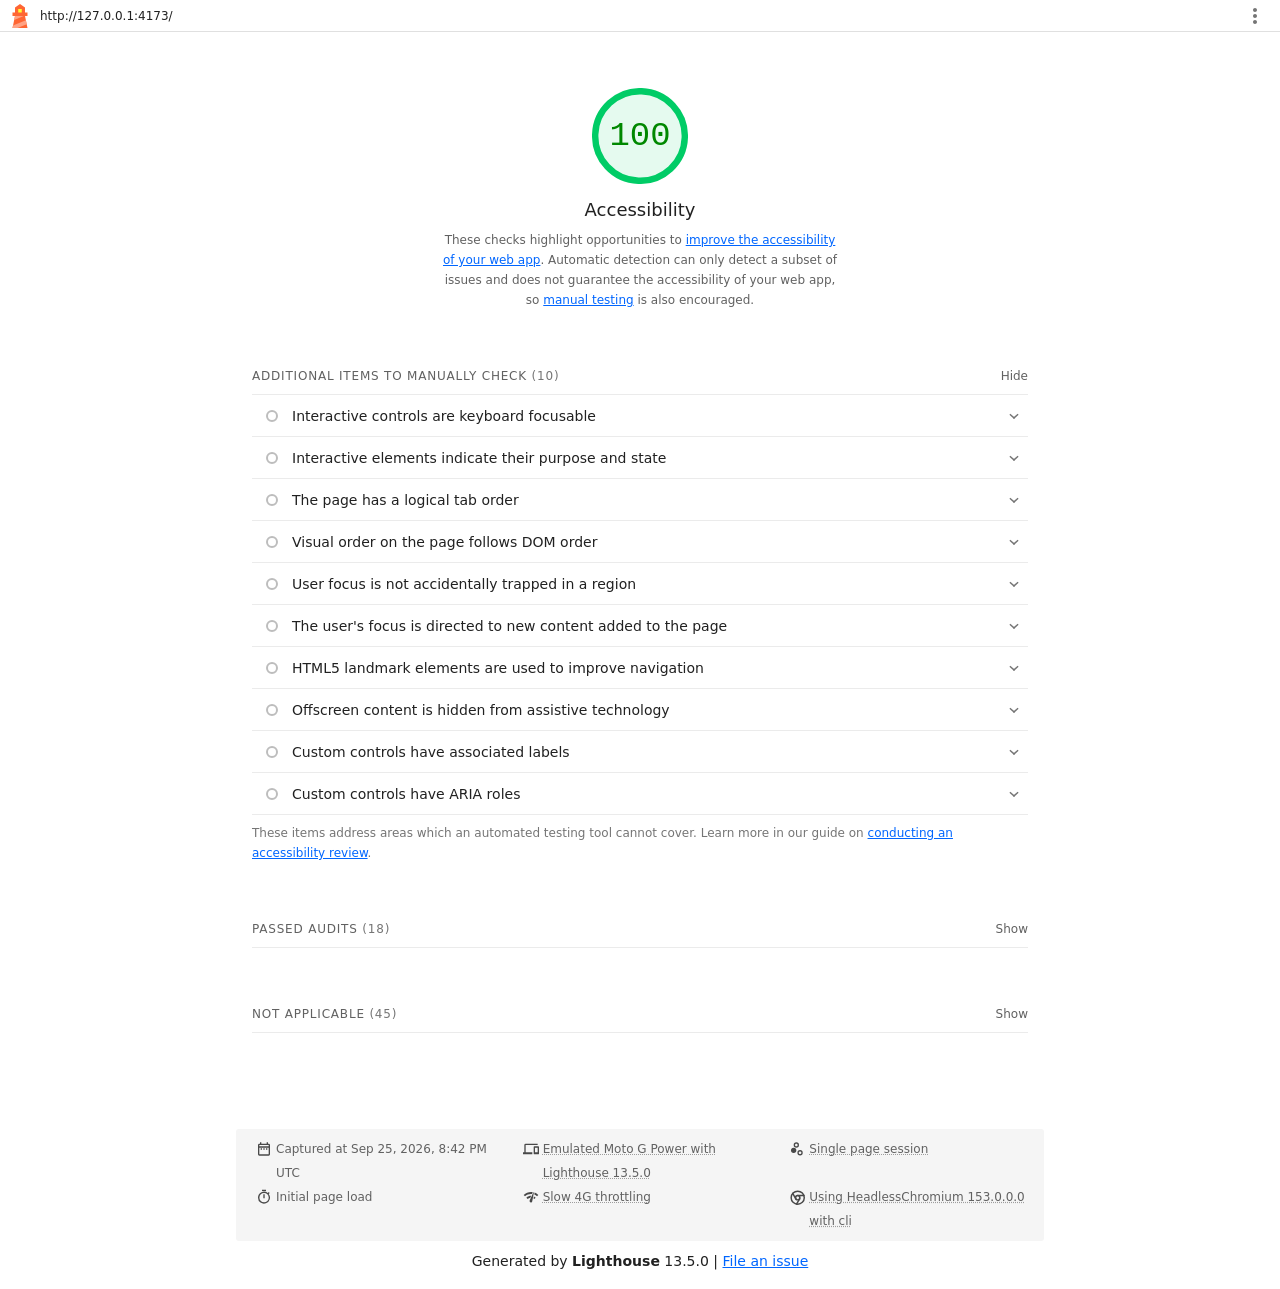
<file: docs/auditoria_antes.html>
<!--
@license
Copyright 2018 Google LLC
SPDX-License-Identifier: Apache-2.0
-->
<!doctype html>
<html lang="en">
<head>
  <meta charset="utf-8">
  <meta name="viewport" content="width=device-width, initial-scale=1, minimum-scale=1">
  <link rel="icon" href='data:image/svg+xml;utf8,<svg fill="none" xmlns="http://www.w3.org/2000/svg" viewBox="0 0 48 48"><path d="m14 7 10-7 10 7v10h5v7h-5l5 24H9l5-24H9v-7h5V7Z" fill="%23F63"/><path d="M31.561 24H14l-1.689 8.105L31.561 24ZM18.983 48H9l1.022-4.907L35.723 32.27l1.663 7.98L18.983 48Z" fill="%23FFA385"/><path fill="%23FF3" d="M20.5 10h7v7h-7z"/></svg>'>
  <title>Lighthouse Report</title>
  <style>body {margin: 0}</style>
</head>
<body>
  <noscript>Lighthouse report requires JavaScript. Please enable.</noscript>

  <div id="lh-log"></div>

  <script>window.__LIGHTHOUSE_JSON__ = {"lighthouseVersion":"13.5.0","requestedUrl":"http://127.0.0.1:4173/","mainDocumentUrl":"http://127.0.0.1:4173/","finalDisplayedUrl":"http://127.0.0.1:4173/","finalUrl":"http://127.0.0.1:4173/","fetchTime":"2026-09-25T20:42:04.255Z","gatherMode":"navigation","runWarnings":[],"userAgent":"Mozilla/5.0 (Windows NT 10.0; Win64; x64) AppleWebKit/537.36 (KHTML, like Gecko) HeadlessChrome/153.0.0.0 Safari/537.36","environment":{"networkUserAgent":"Mozilla/5.0 (Linux; Android 11; moto g power (2022)) AppleWebKit/537.36 (KHTML, like Gecko) Chrome/153.0.0.0 Mobile Safari/537.36","hostUserAgent":"Mozilla/5.0 (Windows NT 10.0; Win64; x64) AppleWebKit/537.36 (KHTML, like Gecko) HeadlessChrome/153.0.0.0 Safari/537.36","benchmarkIndex":2010,"credits":{"axe-core":"4.13.0"}},"audits":{"accesskeys":{"id":"accesskeys","title":"`[accesskey]` values are unique","description":"Access keys let users quickly focus a part of the page. For proper navigation, each access key must be unique. [Learn more about access keys](https://dequeuniversity.com/rules/axe/4.13/accesskeys).","score":null,"scoreDisplayMode":"notApplicable"},"aria-allowed-attr":{"id":"aria-allowed-attr","title":"`[aria-*]` attributes match their roles","description":"Each ARIA `role` supports a specific subset of `aria-*` attributes. Mismatching these invalidates the `aria-*` attributes. [Learn how to match ARIA attributes to their roles](https://dequeuniversity.com/rules/axe/4.13/aria-allowed-attr).","score":1,"scoreDisplayMode":"binary","details":{"type":"table","headings":[{"key":"node","valueType":"node","subItemsHeading":{"key":"relatedNode","valueType":"node"},"label":"Failing Elements"}],"items":[]}},"aria-allowed-role":{"id":"aria-allowed-role","title":"Uses ARIA roles only on compatible elements","description":"Many HTML elements can only be assigned certain ARIA roles. Using ARIA roles where they are not allowed can interfere with the accessibility of the web page. [Learn more about ARIA roles](https://dequeuniversity.com/rules/axe/4.13/aria-allowed-role).","score":null,"scoreDisplayMode":"notApplicable"},"aria-command-name":{"id":"aria-command-name","title":"`button`, `link`, and `menuitem` elements have accessible names","description":"When an element doesn't have an accessible name, screen readers announce it with a generic name, making it unusable for users who rely on screen readers. [Learn how to make command elements more accessible](https://dequeuniversity.com/rules/axe/4.13/aria-command-name).","score":null,"scoreDisplayMode":"notApplicable"},"aria-conditional-attr":{"id":"aria-conditional-attr","title":"ARIA attributes are used as specified for the element's role","description":"Some ARIA attributes are only allowed on an element under certain conditions. [Learn more about conditional ARIA attributes](https://dequeuniversity.com/rules/axe/4.13/aria-conditional-attr).","score":1,"scoreDisplayMode":"binary","details":{"type":"table","headings":[{"key":"node","valueType":"node","subItemsHeading":{"key":"relatedNode","valueType":"node"},"label":"Failing Elements"}],"items":[]}},"aria-deprecated-role":{"id":"aria-deprecated-role","title":"Deprecated ARIA roles were not used","description":"Deprecated ARIA roles may not be processed correctly by assistive technology. [Learn more about deprecated ARIA roles](https://dequeuniversity.com/rules/axe/4.13/aria-deprecated-role).","score":null,"scoreDisplayMode":"notApplicable"},"aria-dialog-name":{"id":"aria-dialog-name","title":"Elements with `role=\"dialog\"` or `role=\"alertdialog\"` have accessible names.","description":"ARIA dialog elements without accessible names may prevent screen readers users from discerning the purpose of these elements. [Learn how to make ARIA dialog elements more accessible](https://dequeuniversity.com/rules/axe/4.13/aria-dialog-name).","score":null,"scoreDisplayMode":"notApplicable"},"aria-hidden-body":{"id":"aria-hidden-body","title":"`[aria-hidden=\"true\"]` is not present on the document `\u003cbody>`","description":"Assistive technologies, like screen readers, work inconsistently when `aria-hidden=\"true\"` is set on the document `\u003cbody>`. [Learn how `aria-hidden` affects the document body](https://dequeuniversity.com/rules/axe/4.13/aria-hidden-body).","score":1,"scoreDisplayMode":"binary","details":{"type":"table","headings":[{"key":"node","valueType":"node","subItemsHeading":{"key":"relatedNode","valueType":"node"},"label":"Failing Elements"}],"items":[]}},"aria-hidden-focus":{"id":"aria-hidden-focus","title":"`[aria-hidden=\"true\"]` elements do not contain focusable descendents","description":"Focusable descendents within an `[aria-hidden=\"true\"]` element prevent those interactive elements from being available to users of assistive technologies like screen readers. [Learn how `aria-hidden` affects focusable elements](https://dequeuniversity.com/rules/axe/4.13/aria-hidden-focus).","score":null,"scoreDisplayMode":"notApplicable"},"aria-input-field-name":{"id":"aria-input-field-name","title":"ARIA input fields have accessible names","description":"When an input field doesn't have an accessible name, screen readers announce it with a generic name, making it unusable for users who rely on screen readers. [Learn more about input field labels](https://dequeuniversity.com/rules/axe/4.13/aria-input-field-name).","score":null,"scoreDisplayMode":"notApplicable"},"aria-meter-name":{"id":"aria-meter-name","title":"ARIA `meter` elements have accessible names","description":"When a meter element doesn't have an accessible name, screen readers announce it with a generic name, making it unusable for users who rely on screen readers. [Learn how to name `meter` elements](https://dequeuniversity.com/rules/axe/4.13/aria-meter-name).","score":null,"scoreDisplayMode":"notApplicable"},"aria-progressbar-name":{"id":"aria-progressbar-name","title":"ARIA `progressbar` elements have accessible names","description":"When a `progressbar` element doesn't have an accessible name, screen readers announce it with a generic name, making it unusable for users who rely on screen readers. [Learn how to label `progressbar` elements](https://dequeuniversity.com/rules/axe/4.13/aria-progressbar-name).","score":null,"scoreDisplayMode":"notApplicable"},"aria-prohibited-attr":{"id":"aria-prohibited-attr","title":"Elements use only permitted ARIA attributes","description":"Using ARIA attributes in roles where they are prohibited can mean that important information is not communicated to users of assistive technologies. [Learn more about prohibited ARIA roles](https://dequeuniversity.com/rules/axe/4.13/aria-prohibited-attr).","score":1,"scoreDisplayMode":"binary","details":{"type":"table","headings":[{"key":"node","valueType":"node","subItemsHeading":{"key":"relatedNode","valueType":"node"},"label":"Failing Elements"}],"items":[]}},"aria-required-attr":{"id":"aria-required-attr","title":"`[role]`s have all required `[aria-*]` attributes","description":"Some ARIA roles have required attributes that describe the state of the element to screen readers. [Learn more about roles and required attributes](https://dequeuniversity.com/rules/axe/4.13/aria-required-attr).","score":null,"scoreDisplayMode":"notApplicable"},"aria-required-children":{"id":"aria-required-children","title":"Elements with an ARIA `[role]` that require children to contain a specific `[role]` have all required children.","description":"Some ARIA parent roles must contain specific child roles to perform their intended accessibility functions. [Learn more about roles and required children elements](https://dequeuniversity.com/rules/axe/4.13/aria-required-children).","score":null,"scoreDisplayMode":"notApplicable"},"aria-required-parent":{"id":"aria-required-parent","title":"`[role]`s are contained by their required parent element","description":"Some ARIA child roles must be contained by specific parent roles to properly perform their intended accessibility functions. [Learn more about ARIA roles and required parent element](https://dequeuniversity.com/rules/axe/4.13/aria-required-parent).","score":null,"scoreDisplayMode":"notApplicable"},"aria-roles":{"id":"aria-roles","title":"`[role]` values are valid","description":"ARIA roles must have valid values in order to perform their intended accessibility functions. [Learn more about valid ARIA roles](https://dequeuniversity.com/rules/axe/4.13/aria-roles).","score":null,"scoreDisplayMode":"notApplicable"},"aria-text":{"id":"aria-text","title":"Elements with the `role=text` attribute do not have focusable descendents.","description":"Adding `role=text` around a text node split by markup enables VoiceOver to treat it as one phrase, but the element's focusable descendents will not be announced. [Learn more about the `role=text` attribute](https://dequeuniversity.com/rules/axe/4.13/aria-text).","score":null,"scoreDisplayMode":"notApplicable"},"aria-toggle-field-name":{"id":"aria-toggle-field-name","title":"ARIA toggle fields have accessible names","description":"When a toggle field doesn't have an accessible name, screen readers announce it with a generic name, making it unusable for users who rely on screen readers. [Learn more about toggle fields](https://dequeuniversity.com/rules/axe/4.13/aria-toggle-field-name).","score":null,"scoreDisplayMode":"notApplicable"},"aria-tooltip-name":{"id":"aria-tooltip-name","title":"ARIA `tooltip` elements have accessible names","description":"When a tooltip element doesn't have an accessible name, screen readers announce it with a generic name, making it unusable for users who rely on screen readers. [Learn how to name `tooltip` elements](https://dequeuniversity.com/rules/axe/4.13/aria-tooltip-name).","score":null,"scoreDisplayMode":"notApplicable"},"aria-treeitem-name":{"id":"aria-treeitem-name","title":"ARIA `treeitem` elements have accessible names","description":"When a `treeitem` element doesn't have an accessible name, screen readers announce it with a generic name, making it unusable for users who rely on screen readers. [Learn more about labeling `treeitem` elements](https://dequeuniversity.com/rules/axe/4.13/aria-treeitem-name).","score":null,"scoreDisplayMode":"notApplicable"},"aria-valid-attr-value":{"id":"aria-valid-attr-value","title":"`[aria-*]` attributes have valid values","description":"Assistive technologies, like screen readers, can't interpret ARIA attributes with invalid values. [Learn more about valid values for ARIA attributes](https://dequeuniversity.com/rules/axe/4.13/aria-valid-attr-value).","score":1,"scoreDisplayMode":"binary","details":{"type":"table","headings":[{"key":"node","valueType":"node","subItemsHeading":{"key":"relatedNode","valueType":"node"},"label":"Failing Elements"}],"items":[]}},"aria-valid-attr":{"id":"aria-valid-attr","title":"`[aria-*]` attributes are valid and not misspelled","description":"Assistive technologies, like screen readers, can't interpret ARIA attributes with invalid names. [Learn more about valid ARIA attributes](https://dequeuniversity.com/rules/axe/4.13/aria-valid-attr).","score":1,"scoreDisplayMode":"binary","details":{"type":"table","headings":[{"key":"node","valueType":"node","subItemsHeading":{"key":"relatedNode","valueType":"node"},"label":"Failing Elements"}],"items":[]}},"button-name":{"id":"button-name","title":"Buttons have an accessible name","description":"When a button doesn't have an accessible name, screen readers announce it as \"button\", making it unusable for users who rely on screen readers. [Learn how to make buttons more accessible](https://dequeuniversity.com/rules/axe/4.13/button-name).","score":null,"scoreDisplayMode":"notApplicable"},"bypass":{"id":"bypass","title":"The page contains a heading, skip link, or landmark region","description":"Adding ways to bypass repetitive content lets keyboard users navigate the page more efficiently. [Learn more about bypass blocks](https://dequeuniversity.com/rules/axe/4.13/bypass).","score":null,"scoreDisplayMode":"notApplicable"},"color-contrast":{"id":"color-contrast","title":"Background and foreground colors have a sufficient contrast ratio","description":"Low-contrast text is difficult or impossible for many users to read. [Learn how to provide sufficient color contrast](https://dequeuniversity.com/rules/axe/4.13/color-contrast).","score":1,"scoreDisplayMode":"binary","details":{"type":"table","headings":[{"key":"node","valueType":"node","subItemsHeading":{"key":"relatedNode","valueType":"node"},"label":"Failing Elements"}],"items":[]}},"definition-list":{"id":"definition-list","title":"`\u003cdl>`'s contain only properly-ordered `\u003cdt>` and `\u003cdd>` groups, `\u003cscript>`, `\u003ctemplate>` or `\u003cdiv>` elements.","description":"When definition lists are not properly marked up, screen readers may produce confusing or inaccurate output. [Learn how to structure definition lists correctly](https://dequeuniversity.com/rules/axe/4.13/definition-list).","score":null,"scoreDisplayMode":"notApplicable"},"dlitem":{"id":"dlitem","title":"Definition list items are wrapped in `\u003cdl>` elements","description":"Definition list items (`\u003cdt>` and `\u003cdd>`) must be wrapped in a parent `\u003cdl>` element to ensure that screen readers can properly announce them. [Learn how to structure definition lists correctly](https://dequeuniversity.com/rules/axe/4.13/dlitem).","score":null,"scoreDisplayMode":"notApplicable"},"document-title":{"id":"document-title","title":"Document has a `\u003ctitle>` element","description":"The title gives screen reader users an overview of the page, and search engine users rely on it heavily to determine if a page is relevant to their search. [Learn more about document titles](https://dequeuniversity.com/rules/axe/4.13/document-title).","score":1,"scoreDisplayMode":"binary","details":{"type":"table","headings":[{"key":"node","valueType":"node","subItemsHeading":{"key":"relatedNode","valueType":"node"},"label":"Failing Elements"}],"items":[]}},"duplicate-id-aria":{"id":"duplicate-id-aria","title":"ARIA IDs are unique","description":"The value of an ARIA ID must be unique to prevent other instances from being overlooked by assistive technologies. [Learn how to fix duplicate ARIA IDs](https://dequeuniversity.com/rules/axe/4.13/duplicate-id-aria).","score":null,"scoreDisplayMode":"notApplicable"},"empty-heading":{"id":"empty-heading","title":"All heading elements contain content.","description":"A heading with no content or inaccessible text prevent screen reader users from accessing information on the page's structure. [Learn more about headings](https://dequeuniversity.com/rules/axe/4.13/empty-heading).","score":null,"scoreDisplayMode":"notApplicable"},"form-field-multiple-labels":{"id":"form-field-multiple-labels","title":"No form fields have multiple labels","description":"Form fields with multiple labels can be confusingly announced by assistive technologies like screen readers which use either the first, the last, or all of the labels. [Learn how to use form labels](https://dequeuniversity.com/rules/axe/4.13/form-field-multiple-labels).","score":null,"scoreDisplayMode":"notApplicable"},"frame-title":{"id":"frame-title","title":"`\u003cframe>` or `\u003ciframe>` elements have a title","description":"Screen reader users rely on frame titles to describe the contents of frames. [Learn more about frame titles](https://dequeuniversity.com/rules/axe/4.13/frame-title).","score":null,"scoreDisplayMode":"notApplicable"},"heading-order":{"id":"heading-order","title":"Heading elements appear in a sequentially-descending order","description":"Properly ordered headings that do not skip levels convey the semantic structure of the page, making it easier to navigate and understand when using assistive technologies. [Learn more about heading order](https://dequeuniversity.com/rules/axe/4.13/heading-order).","score":1,"scoreDisplayMode":"binary","details":{"type":"table","headings":[{"key":"node","valueType":"node","subItemsHeading":{"key":"relatedNode","valueType":"node"},"label":"Failing Elements"}],"items":[]}},"html-has-lang":{"id":"html-has-lang","title":"`\u003chtml>` element has a `[lang]` attribute","description":"If a page doesn't specify a `lang` attribute, a screen reader assumes that the page is in the default language that the user chose when setting up the screen reader. If the page isn't actually in the default language, then the screen reader might not announce the page's text correctly. [Learn more about the `lang` attribute](https://dequeuniversity.com/rules/axe/4.13/html-has-lang).","score":1,"scoreDisplayMode":"binary","details":{"type":"table","headings":[{"key":"node","valueType":"node","subItemsHeading":{"key":"relatedNode","valueType":"node"},"label":"Failing Elements"}],"items":[]}},"html-lang-valid":{"id":"html-lang-valid","title":"`\u003chtml>` element has a valid value for its `[lang]` attribute","description":"Specifying a valid [BCP 47 language](https://www.w3.org/International/questions/qa-choosing-language-tags#question) helps screen readers announce text properly. [Learn how to use the `lang` attribute](https://dequeuniversity.com/rules/axe/4.13/html-lang-valid).","score":1,"scoreDisplayMode":"binary","details":{"type":"table","headings":[{"key":"node","valueType":"node","subItemsHeading":{"key":"relatedNode","valueType":"node"},"label":"Failing Elements"}],"items":[]}},"html-xml-lang-mismatch":{"id":"html-xml-lang-mismatch","title":"`\u003chtml>` element has an `[xml:lang]` attribute with the same base language as the `[lang]` attribute.","description":"If the webpage does not specify a consistent language, then the screen reader might not announce the page's text correctly. [Learn more about the `lang` attribute](https://dequeuniversity.com/rules/axe/4.13/html-xml-lang-mismatch).","score":null,"scoreDisplayMode":"notApplicable"},"identical-links-same-purpose":{"id":"identical-links-same-purpose","title":"Identical links have the same purpose.","description":"Links with the same destination should have the same description, to help users understand the link's purpose and decide whether to follow it. [Learn more about identical links](https://dequeuniversity.com/rules/axe/4.13/identical-links-same-purpose).","score":null,"scoreDisplayMode":"notApplicable"},"image-alt":{"id":"image-alt","title":"Image elements have `[alt]` attributes","description":"Informative elements should aim for short, descriptive alternate text. Decorative elements can be ignored with an empty alt attribute. [Learn more about the `alt` attribute](https://dequeuniversity.com/rules/axe/4.13/image-alt).","score":null,"scoreDisplayMode":"notApplicable"},"image-redundant-alt":{"id":"image-redundant-alt","title":"Image elements do not have `[alt]` attributes that are redundant text.","description":"Informative elements should aim for short, descriptive alternative text. Alternative text that is exactly the same as the text adjacent to the link or image is potentially confusing for screen reader users, because the text will be read twice. [Learn more about the `alt` attribute](https://dequeuniversity.com/rules/axe/4.13/image-redundant-alt).","score":null,"scoreDisplayMode":"notApplicable"},"input-button-name":{"id":"input-button-name","title":"Input buttons have discernible text.","description":"Adding discernable and accessible text to input buttons may help screen reader users understand the purpose of the input button. [Learn more about input buttons](https://dequeuniversity.com/rules/axe/4.13/input-button-name).","score":null,"scoreDisplayMode":"notApplicable"},"input-image-alt":{"id":"input-image-alt","title":"`\u003cinput type=\"image\">` elements have `[alt]` text","description":"When an image is being used as an `\u003cinput>` button, providing alternative text can help screen reader users understand the purpose of the button. [Learn about input image alt text](https://dequeuniversity.com/rules/axe/4.13/input-image-alt).","score":null,"scoreDisplayMode":"notApplicable"},"label-content-name-mismatch":{"id":"label-content-name-mismatch","title":"Elements with visible text labels have matching accessible names.","description":"Visible text labels that do not match the accessible name can result in a confusing experience for screen reader users. [Learn more about accessible names](https://dequeuniversity.com/rules/axe/4.13/label-content-name-mismatch).","score":null,"scoreDisplayMode":"notApplicable"},"label":{"id":"label","title":"Form elements have associated labels","description":"Labels ensure that form controls are announced properly by assistive technologies, like screen readers. [Learn more about form element labels](https://dequeuniversity.com/rules/axe/4.13/label).","score":null,"scoreDisplayMode":"notApplicable"},"landmark-one-main":{"id":"landmark-one-main","title":"Document has a main landmark.","description":"One main landmark helps screen reader users navigate a web page. [Learn more about landmarks](https://dequeuniversity.com/rules/axe/4.13/landmark-one-main).","score":1,"scoreDisplayMode":"binary","details":{"type":"table","headings":[{"key":"node","valueType":"node","subItemsHeading":{"key":"relatedNode","valueType":"node"},"label":"Failing Elements"}],"items":[]}},"link-name":{"id":"link-name","title":"Links have a discernible name","description":"Link text (and alternate text for images, when used as links) that is discernible, unique, and focusable improves the navigation experience for screen reader users. [Learn how to make links accessible](https://dequeuniversity.com/rules/axe/4.13/link-name).","score":1,"scoreDisplayMode":"binary","details":{"type":"table","headings":[{"key":"node","valueType":"node","subItemsHeading":{"key":"relatedNode","valueType":"node"},"label":"Failing Elements"}],"items":[]}},"link-in-text-block":{"id":"link-in-text-block","title":"Links are distinguishable without relying on color.","description":"Low-contrast text is difficult or impossible for many users to read. Link text that is discernible improves the experience for users with low vision. [Learn how to make links distinguishable](https://dequeuniversity.com/rules/axe/4.13/link-in-text-block).","score":null,"scoreDisplayMode":"notApplicable"},"list":{"id":"list","title":"Lists contain only `\u003cli>` elements and script supporting elements (`\u003cscript>` and `\u003ctemplate>`).","description":"Screen readers have a specific way of announcing lists. Ensuring proper list structure aids screen reader output. [Learn more about proper list structure](https://dequeuniversity.com/rules/axe/4.13/list).","score":1,"scoreDisplayMode":"binary","details":{"type":"table","headings":[{"key":"node","valueType":"node","subItemsHeading":{"key":"relatedNode","valueType":"node"},"label":"Failing Elements"}],"items":[]}},"listitem":{"id":"listitem","title":"List items (`\u003cli>`) are contained within `\u003cul>`, `\u003col>` or `\u003cmenu>` parent elements","description":"Screen readers require list items (`\u003cli>`) to be contained within a parent `\u003cul>`, `\u003col>` or `\u003cmenu>` to be announced properly. [Learn more about proper list structure](https://dequeuniversity.com/rules/axe/4.13/listitem).","score":1,"scoreDisplayMode":"binary","details":{"type":"table","headings":[{"key":"node","valueType":"node","subItemsHeading":{"key":"relatedNode","valueType":"node"},"label":"Failing Elements"}],"items":[]}},"meta-refresh":{"id":"meta-refresh","title":"The document does not use `\u003cmeta http-equiv=\"refresh\">`","description":"Users do not expect a page to refresh automatically, and doing so will move focus back to the top of the page. This may create a frustrating or confusing experience. [Learn more about the refresh meta tag](https://dequeuniversity.com/rules/axe/4.13/meta-refresh).","score":null,"scoreDisplayMode":"notApplicable"},"meta-viewport":{"id":"meta-viewport","title":"`[user-scalable=\"no\"]` is not used in the `\u003cmeta name=\"viewport\">` element and the `[maximum-scale]` attribute is not less than 5.","description":"Disabling zooming is problematic for users with low vision who rely on screen magnification to properly see the contents of a web page. [Learn more about the viewport meta tag](https://dequeuniversity.com/rules/axe/4.13/meta-viewport).","score":1,"scoreDisplayMode":"binary","details":{"type":"table","headings":[{"key":"node","valueType":"node","subItemsHeading":{"key":"relatedNode","valueType":"node"},"label":"Failing Elements"}],"items":[]}},"object-alt":{"id":"object-alt","title":"`\u003cobject>` elements have alternate text","description":"Screen readers cannot translate non-text content. Adding alternate text to `\u003cobject>` elements helps screen readers convey meaning to users. [Learn more about alt text for `object` elements](https://dequeuniversity.com/rules/axe/4.13/object-alt).","score":null,"scoreDisplayMode":"notApplicable"},"select-name":{"id":"select-name","title":"Select elements have associated label elements.","description":"Form elements without effective labels can create frustrating experiences for screen reader users. [Learn more about the `select` element](https://dequeuniversity.com/rules/axe/4.13/select-name).","score":null,"scoreDisplayMode":"notApplicable"},"skip-link":{"id":"skip-link","title":"Skip links are focusable.","description":"Including a skip link can help users skip to the main content to save time. [Learn more about skip links](https://dequeuniversity.com/rules/axe/4.13/skip-link).","score":null,"scoreDisplayMode":"notApplicable"},"tabindex":{"id":"tabindex","title":"No element has a `[tabindex]` value greater than 0","description":"A value greater than 0 implies an explicit navigation ordering. Although technically valid, this often creates frustrating experiences for users who rely on assistive technologies. [Learn more about the `tabindex` attribute](https://dequeuniversity.com/rules/axe/4.13/tabindex).","score":null,"scoreDisplayMode":"notApplicable"},"table-duplicate-name":{"id":"table-duplicate-name","title":"Tables have different content in the summary attribute and `\u003ccaption>`.","description":"The summary attribute should describe the table structure, while `\u003ccaption>` should have the onscreen title. Accurate table mark-up helps users of screen readers. [Learn more about summary and caption](https://dequeuniversity.com/rules/axe/4.13/table-duplicate-name).","score":null,"scoreDisplayMode":"notApplicable"},"table-fake-caption":{"id":"table-fake-caption","title":"Tables use `\u003ccaption>` instead of cells with the `[colspan]` attribute to indicate a caption.","description":"Screen readers have features to make navigating tables easier. Ensuring that tables use the actual caption element instead of cells with the `[colspan]` attribute may improve the experience for screen reader users. [Learn more about captions](https://dequeuniversity.com/rules/axe/4.13/table-fake-caption).","score":1,"scoreDisplayMode":"binary","details":{"type":"table","headings":[{"key":"node","valueType":"node","subItemsHeading":{"key":"relatedNode","valueType":"node"},"label":"Failing Elements"}],"items":[]}},"target-size":{"id":"target-size","title":"Touch targets have sufficient size and spacing.","description":"Touch targets with sufficient size and spacing help users who may have difficulty targeting small controls to activate the targets. [Learn more about touch targets](https://dequeuniversity.com/rules/axe/4.13/target-size).","score":1,"scoreDisplayMode":"binary","details":{"type":"table","headings":[{"key":"node","valueType":"node","subItemsHeading":{"key":"relatedNode","valueType":"node"},"label":"Failing Elements"}],"items":[]}},"td-has-header":{"id":"td-has-header","title":"`\u003ctd>` elements in a large `\u003ctable>` have one or more table headers.","description":"Screen readers have features to make navigating tables easier. Ensuring that `\u003ctd>` elements in a large table (3 or more cells in width and height) have an associated table header may improve the experience for screen reader users. [Learn more about table headers](https://dequeuniversity.com/rules/axe/4.13/td-has-header).","score":1,"scoreDisplayMode":"binary","details":{"type":"table","headings":[{"key":"node","valueType":"node","subItemsHeading":{"key":"relatedNode","valueType":"node"},"label":"Failing Elements"}],"items":[]}},"td-headers-attr":{"id":"td-headers-attr","title":"Cells in a `\u003ctable>` element that use the `[headers]` attribute refer to table cells within the same table.","description":"Screen readers have features to make navigating tables easier. Ensuring `\u003ctd>` cells using the `[headers]` attribute only refer to other cells in the same table may improve the experience for screen reader users. [Learn more about the `headers` attribute](https://dequeuniversity.com/rules/axe/4.13/td-headers-attr).","score":1,"scoreDisplayMode":"binary","details":{"type":"table","headings":[{"key":"node","valueType":"node","subItemsHeading":{"key":"relatedNode","valueType":"node"},"label":"Failing Elements"}],"items":[]}},"th-has-data-cells":{"id":"th-has-data-cells","title":"`\u003cth>` elements and elements with `[role=\"columnheader\"/\"rowheader\"]` have data cells they describe.","description":"Screen readers have features to make navigating tables easier. Ensuring table headers always refer to some set of cells may improve the experience for screen reader users. [Learn more about table headers](https://dequeuniversity.com/rules/axe/4.13/th-has-data-cells).","score":null,"scoreDisplayMode":"notApplicable"},"valid-lang":{"id":"valid-lang","title":"`[lang]` attributes have a valid value","description":"Specifying a valid [BCP 47 language](https://www.w3.org/International/questions/qa-choosing-language-tags#question) on elements helps ensure that text is pronounced correctly by a screen reader. [Learn how to use the `lang` attribute](https://dequeuniversity.com/rules/axe/4.13/valid-lang).","score":null,"scoreDisplayMode":"notApplicable"},"video-caption":{"id":"video-caption","title":"`\u003cvideo>` elements contain a `\u003ctrack>` element with `[kind=\"captions\"]`","description":"When a video provides a caption it is easier for deaf and hearing impaired users to access its information. [Learn more about video captions](https://dequeuniversity.com/rules/axe/4.13/video-caption).","score":null,"scoreDisplayMode":"notApplicable"},"custom-controls-labels":{"id":"custom-controls-labels","title":"Custom controls have associated labels","description":"Custom interactive controls have associated labels, provided by aria-label or aria-labelledby. [Learn more about custom controls and labels](https://developer.chrome.com/docs/lighthouse/accessibility/custom-controls-labels/).","score":null,"scoreDisplayMode":"manual"},"custom-controls-roles":{"id":"custom-controls-roles","title":"Custom controls have ARIA roles","description":"Custom interactive controls have appropriate ARIA roles. [Learn how to add roles to custom controls](https://developer.chrome.com/docs/lighthouse/accessibility/custom-control-roles/).","score":null,"scoreDisplayMode":"manual"},"focus-traps":{"id":"focus-traps","title":"User focus is not accidentally trapped in a region","description":"A user can tab into and out of any control or region without accidentally trapping their focus. [Learn how to avoid focus traps](https://developer.chrome.com/docs/lighthouse/accessibility/focus-traps/).","score":null,"scoreDisplayMode":"manual"},"focusable-controls":{"id":"focusable-controls","title":"Interactive controls are keyboard focusable","description":"Custom interactive controls are keyboard focusable and display a focus indicator. [Learn how to make custom controls focusable](https://developer.chrome.com/docs/lighthouse/accessibility/focusable-controls/).","score":null,"scoreDisplayMode":"manual"},"interactive-element-affordance":{"id":"interactive-element-affordance","title":"Interactive elements indicate their purpose and state","description":"Interactive elements, such as links and buttons, should indicate their state and be distinguishable from non-interactive elements. [Learn how to decorate interactive elements with affordance hints](https://developer.chrome.com/docs/lighthouse/accessibility/interactive-element-affordance/).","score":null,"scoreDisplayMode":"manual"},"logical-tab-order":{"id":"logical-tab-order","title":"The page has a logical tab order","description":"Tabbing through the page follows the visual layout. Users cannot focus elements that are offscreen. [Learn more about logical tab ordering](https://developer.chrome.com/docs/lighthouse/accessibility/logical-tab-order/).","score":null,"scoreDisplayMode":"manual"},"managed-focus":{"id":"managed-focus","title":"The user's focus is directed to new content added to the page","description":"If new content, such as a dialog, is added to the page, the user's focus is directed to it. [Learn how to direct focus to new content](https://developer.chrome.com/docs/lighthouse/accessibility/managed-focus/).","score":null,"scoreDisplayMode":"manual"},"offscreen-content-hidden":{"id":"offscreen-content-hidden","title":"Offscreen content is hidden from assistive technology","description":"Offscreen content is hidden with display: none or aria-hidden=true. [Learn how to properly hide offscreen content](https://developer.chrome.com/docs/lighthouse/accessibility/offscreen-content-hidden/).","score":null,"scoreDisplayMode":"manual"},"use-landmarks":{"id":"use-landmarks","title":"HTML5 landmark elements are used to improve navigation","description":"Landmark elements (`\u003cmain>`, `\u003cnav>`, etc.) are used to improve the keyboard navigation of the page for assistive technology. [Learn more about landmark elements](https://developer.chrome.com/docs/lighthouse/accessibility/use-landmarks/).","score":null,"scoreDisplayMode":"manual"},"visual-order-follows-dom":{"id":"visual-order-follows-dom","title":"Visual order on the page follows DOM order","description":"DOM order matches the visual order, improving navigation for assistive technology. [Learn more about DOM and visual ordering](https://developer.chrome.com/docs/lighthouse/accessibility/visual-order-follows-dom/).","score":null,"scoreDisplayMode":"manual"},"autocomplete-valid":{"id":"autocomplete-valid","title":"`autocomplete` attributes are used correctly","description":"The `autocomplete` attribute values must be valid and correctly applied for screen readers to function correctly. [Learn more about valid autocomplete values](https://dequeuniversity.com/rules/axe/4.13/autocomplete-valid).","score":null,"scoreDisplayMode":"notApplicable"},"presentation-role-conflict":{"id":"presentation-role-conflict","title":"Elements with `role=\"none\"` or `role=\"presentation\"` do not have conflicts","description":"There are certain cases where the semantic role of an element with `role=\"none\"` or `role=\"presentation\"` does not resolve to none or presentation. To ensure the element remains removed from the accessibility tree, you should not add any global ARIA attributes to the element or make it focusable. [Learn more about presentation role conflict](https://dequeuniversity.com/rules/axe/4.13/presentation-role-conflict).","score":null,"scoreDisplayMode":"notApplicable"},"svg-img-alt":{"id":"svg-img-alt","title":"SVG elements with an `img` role have an accessible text alternative","description":"Ensures SVG elements with an `img`, `graphics-document` or `graphics-symbol` role have an accessible text alternative. [Learn more about SVG alt text](https://dequeuniversity.com/rules/axe/4.13/svg-img-alt).","score":null,"scoreDisplayMode":"notApplicable"}},"configSettings":{"output":["html"],"maxWaitForFcp":30000,"maxWaitForLoad":45000,"pauseAfterFcpMs":1000,"pauseAfterLoadMs":1000,"networkQuietThresholdMs":1000,"cpuQuietThresholdMs":1000,"formFactor":"mobile","throttling":{"rttMs":150,"throughputKbps":1638.4,"requestLatencyMs":562.5,"downloadThroughputKbps":1474.5600000000002,"uploadThroughputKbps":675,"cpuSlowdownMultiplier":4},"throttlingMethod":"simulate","screenEmulation":{"mobile":true,"width":412,"height":823,"deviceScaleFactor":1.75,"disabled":false},"emulatedUserAgent":"Mozilla/5.0 (Linux; Android 11; moto g power (2022)) AppleWebKit/537.36 (KHTML, like Gecko) Chrome/136.0.0.0 Mobile Safari/537.36","auditMode":false,"gatherMode":false,"clearStorageTypes":["file_systems","shader_cache","service_workers","cache_storage"],"disableStorageReset":false,"debugNavigation":false,"channel":"cli","usePassiveGathering":false,"disableFullPageScreenshot":false,"skipAboutBlank":false,"blankPage":"about:blank","ignoreStatusCode":false,"locale":"en-US","blockedUrlPatterns":null,"additionalTraceCategories":null,"extraHeaders":null,"precomputedLanternData":null,"onlyAudits":null,"onlyCategories":["accessibility"],"skipAudits":null},"categories":{"accessibility":{"title":"Accessibility","description":"These checks highlight opportunities to [improve the accessibility of your web app](https://developer.chrome.com/docs/lighthouse/accessibility/). Automatic detection can only detect a subset of issues and does not guarantee the accessibility of your web app, so [manual testing](https://web.dev/articles/how-to-review) is also encouraged.","manualDescription":"These items address areas which an automated testing tool cannot cover. Learn more in our guide on [conducting an accessibility review](https://web.dev/articles/how-to-review).","supportedModes":["navigation","snapshot"],"auditRefs":[{"id":"accesskeys","weight":0,"group":"a11y-navigation"},{"id":"aria-allowed-attr","weight":10,"group":"a11y-aria"},{"id":"aria-command-name","weight":0,"group":"a11y-aria"},{"id":"aria-conditional-attr","weight":7,"group":"a11y-aria"},{"id":"aria-deprecated-role","weight":0,"group":"a11y-aria"},{"id":"aria-dialog-name","weight":0,"group":"a11y-aria"},{"id":"aria-hidden-body","weight":10,"group":"a11y-aria"},{"id":"aria-hidden-focus","weight":0,"group":"a11y-aria"},{"id":"aria-input-field-name","weight":0,"group":"a11y-aria"},{"id":"aria-meter-name","weight":0,"group":"a11y-aria"},{"id":"aria-progressbar-name","weight":0,"group":"a11y-aria"},{"id":"aria-prohibited-attr","weight":7,"group":"a11y-aria"},{"id":"aria-required-attr","weight":0,"group":"a11y-aria"},{"id":"aria-required-children","weight":0,"group":"a11y-aria"},{"id":"aria-required-parent","weight":0,"group":"a11y-aria"},{"id":"aria-roles","weight":0,"group":"a11y-aria"},{"id":"aria-text","weight":0,"group":"a11y-aria"},{"id":"aria-toggle-field-name","weight":0,"group":"a11y-aria"},{"id":"aria-tooltip-name","weight":0,"group":"a11y-aria"},{"id":"aria-treeitem-name","weight":0,"group":"a11y-aria"},{"id":"aria-valid-attr-value","weight":10,"group":"a11y-aria"},{"id":"aria-valid-attr","weight":10,"group":"a11y-aria"},{"id":"button-name","weight":0,"group":"a11y-names-labels"},{"id":"bypass","weight":0,"group":"a11y-navigation"},{"id":"color-contrast","weight":7,"group":"a11y-color-contrast"},{"id":"definition-list","weight":0,"group":"a11y-tables-lists"},{"id":"dlitem","weight":0,"group":"a11y-tables-lists"},{"id":"document-title","weight":7,"group":"a11y-names-labels"},{"id":"duplicate-id-aria","weight":0,"group":"a11y-aria"},{"id":"form-field-multiple-labels","weight":0,"group":"a11y-names-labels"},{"id":"frame-title","weight":0,"group":"a11y-names-labels"},{"id":"heading-order","weight":3,"group":"a11y-navigation"},{"id":"html-has-lang","weight":7,"group":"a11y-language"},{"id":"html-lang-valid","weight":7,"group":"a11y-language"},{"id":"html-xml-lang-mismatch","weight":0,"group":"a11y-language"},{"id":"image-alt","weight":0,"group":"a11y-names-labels"},{"id":"input-button-name","weight":0,"group":"a11y-names-labels"},{"id":"input-image-alt","weight":0,"group":"a11y-names-labels"},{"id":"label","weight":0,"group":"a11y-names-labels"},{"id":"link-in-text-block","weight":0,"group":"a11y-color-contrast"},{"id":"link-name","weight":7,"group":"a11y-names-labels"},{"id":"list","weight":7,"group":"a11y-tables-lists"},{"id":"listitem","weight":7,"group":"a11y-tables-lists"},{"id":"meta-refresh","weight":0,"group":"a11y-best-practices"},{"id":"meta-viewport","weight":10,"group":"a11y-best-practices"},{"id":"object-alt","weight":0,"group":"a11y-names-labels"},{"id":"select-name","weight":0,"group":"a11y-names-labels"},{"id":"skip-link","weight":0,"group":"a11y-names-labels"},{"id":"tabindex","weight":0,"group":"a11y-navigation"},{"id":"target-size","weight":7,"group":"a11y-best-practices"},{"id":"td-headers-attr","weight":7,"group":"a11y-tables-lists"},{"id":"th-has-data-cells","weight":0,"group":"a11y-tables-lists"},{"id":"valid-lang","weight":0,"group":"a11y-language"},{"id":"video-caption","weight":0,"group":"a11y-audio-video"},{"id":"landmark-one-main","weight":3,"group":"a11y-best-practices"},{"id":"autocomplete-valid","weight":0,"group":"a11y-best-practices"},{"id":"presentation-role-conflict","weight":0,"group":"a11y-best-practices"},{"id":"svg-img-alt","weight":0,"group":"a11y-best-practices"},{"id":"focusable-controls","weight":0},{"id":"interactive-element-affordance","weight":0},{"id":"logical-tab-order","weight":0},{"id":"visual-order-follows-dom","weight":0},{"id":"focus-traps","weight":0},{"id":"managed-focus","weight":0},{"id":"use-landmarks","weight":0},{"id":"offscreen-content-hidden","weight":0},{"id":"custom-controls-labels","weight":0},{"id":"custom-controls-roles","weight":0},{"id":"table-duplicate-name","weight":0,"group":"a11y-best-practices"},{"id":"empty-heading","weight":0,"group":"a11y-best-practices"},{"id":"aria-allowed-role","weight":0,"group":"a11y-best-practices"},{"id":"image-redundant-alt","weight":0,"group":"a11y-names-labels"},{"id":"identical-links-same-purpose","weight":0,"group":"a11y-best-practices"},{"id":"label-content-name-mismatch","weight":0,"group":"hidden"},{"id":"table-fake-caption","weight":0,"group":"hidden"},{"id":"td-has-header","weight":0,"group":"hidden"}],"id":"accessibility","score":1}},"categoryGroups":{"metrics":{"title":"Metrics"},"insights":{"title":"Insights","description":"These insights are also available in the Chrome DevTools Performance Panel - [record a trace](https://developer.chrome.com/docs/devtools/performance/reference) to view more detailed information."},"diagnostics":{"title":"Diagnostics","description":"More information about the performance of your application. These numbers don't [directly affect](https://developer.chrome.com/docs/lighthouse/performance/performance-scoring/) the Performance score."},"a11y-best-practices":{"title":"Best practices","description":"These items highlight common accessibility best practices."},"a11y-color-contrast":{"title":"Contrast","description":"These are opportunities to improve the legibility of your content."},"a11y-names-labels":{"title":"Names and labels","description":"These are opportunities to improve the semantics of the controls in your application. This may enhance the experience for users of assistive technology, like a screen reader."},"a11y-navigation":{"title":"Navigation","description":"These are opportunities to improve keyboard navigation in your application."},"a11y-aria":{"title":"ARIA","description":"These are opportunities to improve the usage of ARIA in your application which may enhance the experience for users of assistive technology, like a screen reader."},"a11y-language":{"title":"Internationalization and localization","description":"These are opportunities to improve the interpretation of your content by users in different locales."},"a11y-audio-video":{"title":"Audio and video","description":"These are opportunities to provide alternative content for audio and video. This may improve the experience for users with hearing or vision impairments."},"a11y-tables-lists":{"title":"Tables and lists","description":"These are opportunities to improve the experience of reading tabular or list data using assistive technology, like a screen reader."},"seo-mobile":{"title":"Mobile Friendly","description":"Make sure your pages are mobile friendly so users don’t have to pinch or zoom in order to read the content pages. [Learn how to make pages mobile-friendly](https://developers.google.com/search/mobile-sites/)."},"seo-content":{"title":"Content Best Practices","description":"Format your HTML in a way that enables crawlers to better understand your app’s content."},"seo-crawl":{"title":"Crawling and Indexing","description":"To appear in search results, crawlers need access to your app."},"best-practices-trust-safety":{"title":"Trust and Safety"},"best-practices-ux":{"title":"User Experience"},"best-practices-browser-compat":{"title":"Browser Compatibility"},"best-practices-general":{"title":"General"},"webmcp":{"title":"WebMCP","description":"Audits validating WebMCP integration."},"agent-accessibility":{"title":"Agent Accessibility","description":"These audits highlight best practices for improving the accessibility of the website for AI agents."},"agent-discoverability":{"title":"Agent Discoverability","description":"These audits validate that websites expose discoverable resources, documentation, and catalogs for AI agents."},"hidden":{"title":""}},"stackPacks":[],"entities":[{"name":"127.0.0.1","origins":["http://127.0.0.1:4173"],"isFirstParty":true,"isUnrecognized":true}],"fullPageScreenshot":{"screenshot":{"data":"[data-uri]","width":412,"height":877},"nodes":{}},"timing":{"entries":[{"startTime":2078.73,"name":"lh:config","duration":894.74,"entryType":"measure"},{"startTime":2080.88,"name":"lh:config:resolveArtifactsToDefns","duration":105.91,"entryType":"measure"},{"startTime":2973.61,"name":"lh:runner:gather","duration":5244.48,"entryType":"measure"},{"startTime":3062.43,"name":"lh:driver:connect","duration":7.24,"entryType":"measure"},{"startTime":3069.95,"name":"lh:driver:navigate","duration":9.85,"entryType":"measure"},{"startTime":3080.5,"name":"lh:gather:getBenchmarkIndex","duration":1007.6,"entryType":"measure"},{"startTime":4088.31,"name":"lh:gather:getVersion","duration":1.42,"entryType":"measure"},{"startTime":4089.85,"name":"lh:gather:getDevicePixelRatio","duration":1.24,"entryType":"measure"},{"startTime":4092.38,"name":"lh:prepare:navigationMode","duration":81.56,"entryType":"measure"},{"startTime":4093.46,"name":"lh:gather:getVersion","duration":0.59,"entryType":"measure"},{"startTime":4115.4,"name":"lh:storage:clearDataForOrigin","duration":31.29,"entryType":"measure"},{"startTime":4146.87,"name":"lh:storage:clearBrowserCaches","duration":24.38,"entryType":"measure"},{"startTime":4172.43,"name":"lh:gather:prepareThrottlingAndNetwork","duration":1.49,"entryType":"measure"},{"startTime":4183.33,"name":"lh:driver:navigate","duration":2706.44,"entryType":"measure"},{"startTime":6893.84,"name":"lh:computed:NetworkRecords","duration":1.48,"entryType":"measure"},{"startTime":6896.33,"name":"lh:gather:getArtifact:DevtoolsLog","duration":0.06,"entryType":"measure"},{"startTime":6896.4,"name":"lh:gather:getArtifact:Accessibility","duration":209.52,"entryType":"measure"},{"startTime":7106.07,"name":"lh:gather:getArtifact:NetworkUserAgent","duration":0.07,"entryType":"measure"},{"startTime":7106.15,"name":"lh:gather:getArtifact:Stacks","duration":8.81,"entryType":"measure"},{"startTime":7106.23,"name":"lh:gather:collectStacks","duration":8.71,"entryType":"measure"},{"startTime":7115,"name":"lh:gather:getArtifact:FullPageScreenshot","duration":1080.76,"entryType":"measure"},{"startTime":8189.02,"name":"lh:gather:getVersion","duration":1.25,"entryType":"measure"},{"startTime":8218.82,"name":"lh:runner:audit","duration":218.68,"entryType":"measure"},{"startTime":8219.04,"name":"lh:runner:auditing","duration":217.92,"entryType":"measure"},{"startTime":8221.09,"name":"lh:audit:accesskeys","duration":2.05,"entryType":"measure"},{"startTime":8223.85,"name":"lh:audit:aria-allowed-attr","duration":12.9,"entryType":"measure"},{"startTime":8237.25,"name":"lh:audit:aria-allowed-role","duration":1.36,"entryType":"measure"},{"startTime":8239.08,"name":"lh:audit:aria-command-name","duration":2.02,"entryType":"measure"},{"startTime":8241.71,"name":"lh:audit:aria-conditional-attr","duration":5.11,"entryType":"measure"},{"startTime":8247.19,"name":"lh:audit:aria-deprecated-role","duration":1.24,"entryType":"measure"},{"startTime":8248.74,"name":"lh:audit:aria-dialog-name","duration":1.38,"entryType":"measure"},{"startTime":8250.38,"name":"lh:audit:aria-hidden-body","duration":3.58,"entryType":"measure"},{"startTime":8254.25,"name":"lh:audit:aria-hidden-focus","duration":1.04,"entryType":"measure"},{"startTime":8255.56,"name":"lh:audit:aria-input-field-name","duration":1.33,"entryType":"measure"},{"startTime":8257.11,"name":"lh:audit:aria-meter-name","duration":1.19,"entryType":"measure"},{"startTime":8258.52,"name":"lh:audit:aria-progressbar-name","duration":1.29,"entryType":"measure"},{"startTime":8260.02,"name":"lh:audit:aria-prohibited-attr","duration":3.67,"entryType":"measure"},{"startTime":8263.94,"name":"lh:audit:aria-required-attr","duration":1.22,"entryType":"measure"},{"startTime":8265.39,"name":"lh:audit:aria-required-children","duration":1.73,"entryType":"measure"},{"startTime":8267.46,"name":"lh:audit:aria-required-parent","duration":2.09,"entryType":"measure"},{"startTime":8269.86,"name":"lh:audit:aria-roles","duration":2.02,"entryType":"measure"},{"startTime":8272.22,"name":"lh:audit:aria-text","duration":2.02,"entryType":"measure"},{"startTime":8274.55,"name":"lh:audit:aria-toggle-field-name","duration":2.17,"entryType":"measure"},{"startTime":8277.17,"name":"lh:audit:aria-tooltip-name","duration":2.86,"entryType":"measure"},{"startTime":8280.53,"name":"lh:audit:aria-treeitem-name","duration":2.11,"entryType":"measure"},{"startTime":8282.89,"name":"lh:audit:aria-valid-attr-value","duration":3.35,"entryType":"measure"},{"startTime":8286.46,"name":"lh:audit:aria-valid-attr","duration":3.34,"entryType":"measure"},{"startTime":8290.06,"name":"lh:audit:button-name","duration":2.03,"entryType":"measure"},{"startTime":8292.41,"name":"lh:audit:bypass","duration":3.24,"entryType":"measure"},{"startTime":8295.86,"name":"lh:audit:color-contrast","duration":3.06,"entryType":"measure"},{"startTime":8299.14,"name":"lh:audit:definition-list","duration":2.15,"entryType":"measure"},{"startTime":8301.5,"name":"lh:audit:dlitem","duration":1.99,"entryType":"measure"},{"startTime":8303.83,"name":"lh:audit:document-title","duration":3.9,"entryType":"measure"},{"startTime":8307.97,"name":"lh:audit:duplicate-id-aria","duration":3.23,"entryType":"measure"},{"startTime":8311.4,"name":"lh:audit:empty-heading","duration":3.34,"entryType":"measure"},{"startTime":8314.97,"name":"lh:audit:form-field-multiple-labels","duration":1.87,"entryType":"measure"},{"startTime":8317.04,"name":"lh:audit:frame-title","duration":1.9,"entryType":"measure"},{"startTime":8319.13,"name":"lh:audit:heading-order","duration":2.99,"entryType":"measure"},{"startTime":8322.34,"name":"lh:audit:html-has-lang","duration":4.02,"entryType":"measure"},{"startTime":8326.6,"name":"lh:audit:html-lang-valid","duration":3.32,"entryType":"measure"},{"startTime":8330.14,"name":"lh:audit:html-xml-lang-mismatch","duration":2.23,"entryType":"measure"},{"startTime":8332.58,"name":"lh:audit:identical-links-same-purpose","duration":3.18,"entryType":"measure"},{"startTime":8335.95,"name":"lh:audit:image-alt","duration":2.03,"entryType":"measure"},{"startTime":8338.2,"name":"lh:audit:image-redundant-alt","duration":3.22,"entryType":"measure"},{"startTime":8341.72,"name":"lh:audit:input-button-name","duration":2.43,"entryType":"measure"},{"startTime":8344.45,"name":"lh:audit:input-image-alt","duration":2.35,"entryType":"measure"},{"startTime":8347.02,"name":"lh:audit:label-content-name-mismatch","duration":2.23,"entryType":"measure"},{"startTime":8349.45,"name":"lh:audit:label","duration":2.2,"entryType":"measure"},{"startTime":8351.89,"name":"lh:audit:landmark-one-main","duration":3.74,"entryType":"measure"},{"startTime":8355.93,"name":"lh:audit:link-name","duration":3.13,"entryType":"measure"},{"startTime":8359.26,"name":"lh:audit:link-in-text-block","duration":2.33,"entryType":"measure"},{"startTime":8361.79,"name":"lh:audit:list","duration":3.68,"entryType":"measure"},{"startTime":8365.73,"name":"lh:audit:listitem","duration":3.57,"entryType":"measure"},{"startTime":8369.66,"name":"lh:audit:meta-refresh","duration":2.67,"entryType":"measure"},{"startTime":8372.61,"name":"lh:audit:meta-viewport","duration":3.16,"entryType":"measure"},{"startTime":8375.97,"name":"lh:audit:object-alt","duration":2.41,"entryType":"measure"},{"startTime":8378.64,"name":"lh:audit:select-name","duration":14.73,"entryType":"measure"},{"startTime":8393.73,"name":"lh:audit:skip-link","duration":2.38,"entryType":"measure"},{"startTime":8396.3,"name":"lh:audit:tabindex","duration":2.63,"entryType":"measure"},{"startTime":8399.13,"name":"lh:audit:table-duplicate-name","duration":3.58,"entryType":"measure"},{"startTime":8402.94,"name":"lh:audit:table-fake-caption","duration":4.01,"entryType":"measure"},{"startTime":8407.18,"name":"lh:audit:target-size","duration":3.52,"entryType":"measure"},{"startTime":8410.99,"name":"lh:audit:td-has-header","duration":3.61,"entryType":"measure"},{"startTime":8414.85,"name":"lh:audit:td-headers-attr","duration":3.48,"entryType":"measure"},{"startTime":8418.61,"name":"lh:audit:th-has-data-cells","duration":3.34,"entryType":"measure"},{"startTime":8422.2,"name":"lh:audit:valid-lang","duration":2.9,"entryType":"measure"},{"startTime":8425.41,"name":"lh:audit:video-caption","duration":3.04,"entryType":"measure"},{"startTime":8428.48,"name":"lh:audit:custom-controls-labels","duration":0.13,"entryType":"measure"},{"startTime":8428.62,"name":"lh:audit:custom-controls-roles","duration":0.01,"entryType":"measure"},{"startTime":8428.64,"name":"lh:audit:focus-traps","duration":0.01,"entryType":"measure"},{"startTime":8428.65,"name":"lh:audit:focusable-controls","duration":0.01,"entryType":"measure"},{"startTime":8428.67,"name":"lh:audit:interactive-element-affordance","duration":0.01,"entryType":"measure"},{"startTime":8428.68,"name":"lh:audit:logical-tab-order","duration":0.01,"entryType":"measure"},{"startTime":8428.7,"name":"lh:audit:managed-focus","duration":0.01,"entryType":"measure"},{"startTime":8428.71,"name":"lh:audit:offscreen-content-hidden","duration":0.01,"entryType":"measure"},{"startTime":8428.73,"name":"lh:audit:use-landmarks","duration":0.01,"entryType":"measure"},{"startTime":8428.74,"name":"lh:audit:visual-order-follows-dom","duration":0.01,"entryType":"measure"},{"startTime":8428.96,"name":"lh:audit:autocomplete-valid","duration":1.61,"entryType":"measure"},{"startTime":8430.77,"name":"lh:audit:presentation-role-conflict","duration":2.66,"entryType":"measure"},{"startTime":8433.88,"name":"lh:audit:svg-img-alt","duration":3.07,"entryType":"measure"},{"startTime":8436.98,"name":"lh:runner:generate","duration":0.52,"entryType":"measure"},{"startTime":8437.93,"name":"lh:computed:EntityClassification","duration":1.41,"entryType":"measure"}],"total":5463.16},"i18n":{"rendererFormattedStrings":{"calculatorLink":"See calculator.","collapseView":"Collapse view","crcInitialNavigation":"Initial Navigation","crcLongestDurationLabel":"Maximum critical path latency:","dropdownCopyJSON":"Copy JSON","dropdownDarkTheme":"Toggle Dark Theme","dropdownPrintExpanded":"Print Expanded","dropdownPrintSummary":"Print Summary","dropdownSaveGist":"Save as Gist","dropdownSaveHTML":"Save as HTML","dropdownSaveJSON":"Save as JSON","dropdownViewUnthrottledTrace":"View Unthrottled Trace","dropdownViewer":"Open in Viewer","errorLabel":"Error!","errorMissingAuditInfo":"Report error: no audit information","expandView":"Expand view","firstPartyChipLabel":"1st party","footerIssue":"File an issue","hide":"Hide","labDataTitle":"Lab Data","lsPerformanceCategoryDescription":"[Lighthouse](https://developers.google.com/web/tools/lighthouse/) analysis of the current page on an emulated mobile network. Values are estimated and may vary.","manualAuditsGroupTitle":"Additional items to manually check","notApplicableAuditsGroupTitle":"Not applicable","openInANewTabTooltip":"Open in a new tab","opportunityResourceColumnLabel":"Opportunity","opportunitySavingsColumnLabel":"Estimated Savings","passedAuditsGroupTitle":"Passed audits","runtimeAnalysisWindow":"Initial page load","runtimeAnalysisWindowSnapshot":"Point-in-time snapshot","runtimeAnalysisWindowTimespan":"User interactions timespan","runtimeCustom":"Custom throttling","runtimeDesktopEmulation":"Emulated Desktop","runtimeMobileEmulation":"Emulated Moto G Power","runtimeNoEmulation":"No emulation","runtimeSettingsAxeVersion":"Axe version","runtimeSettingsBenchmark":"Unthrottled CPU/Memory Power","runtimeSettingsCPUThrottling":"CPU throttling","runtimeSettingsDevice":"Device","runtimeSettingsNetworkThrottling":"Network throttling","runtimeSettingsScreenEmulation":"Screen emulation","runtimeSettingsUANetwork":"User agent (network)","runtimeSingleLoad":"Single page session","runtimeSingleLoadTooltip":"This data is taken from a single page session, as opposed to field data summarizing many sessions.","runtimeSlow4g":"Slow 4G throttling","runtimeUnknown":"Unknown","show":"Show","showRelevantAudits":"Show audits relevant to:","snippetCollapseButtonLabel":"Collapse snippet","snippetExpandButtonLabel":"Expand snippet","thirdPartyResourcesLabel":"Show 3rd-party resources","throttlingProvided":"Provided by environment","toplevelWarningsMessage":"There were issues affecting this run of Lighthouse:","unattributable":"Unattributable","unscoredLabel":"Unscored","unscoredTitle":"This audit does not contribute to the overall category score.","varianceDisclaimer":"Values are estimated and may vary. The [performance score is calculated](https://developer.chrome.com/docs/lighthouse/performance/performance-scoring/) directly from these metrics.","viewTraceLabel":"View Trace","viewTreemapLabel":"View Treemap","warningAuditsGroupTitle":"Passed audits but with warnings","warningHeader":"Warnings: "},"icuMessagePaths":{"core/audits/accessibility/accesskeys.js | title":["audits.accesskeys.title"],"core/audits/accessibility/accesskeys.js | description":["audits.accesskeys.description"],"core/audits/accessibility/aria-allowed-attr.js | title":["audits[aria-allowed-attr].title"],"core/audits/accessibility/aria-allowed-attr.js | description":["audits[aria-allowed-attr].description"],"core/lib/i18n/i18n.js | columnFailingElem":["audits[aria-allowed-attr].details.headings[0].label","audits[aria-conditional-attr].details.headings[0].label","audits[aria-hidden-body].details.headings[0].label","audits[aria-prohibited-attr].details.headings[0].label","audits[aria-valid-attr-value].details.headings[0].label","audits[aria-valid-attr].details.headings[0].label","audits[color-contrast].details.headings[0].label","audits[document-title].details.headings[0].label","audits[heading-order].details.headings[0].label","audits[html-has-lang].details.headings[0].label","audits[html-lang-valid].details.headings[0].label","audits[landmark-one-main].details.headings[0].label","audits[link-name].details.headings[0].label","audits.list.details.headings[0].label","audits.listitem.details.headings[0].label","audits[meta-viewport].details.headings[0].label","audits[table-fake-caption].details.headings[0].label","audits[target-size].details.headings[0].label","audits[td-has-header].details.headings[0].label","audits[td-headers-attr].details.headings[0].label"],"core/audits/accessibility/aria-allowed-role.js | title":["audits[aria-allowed-role].title"],"core/audits/accessibility/aria-allowed-role.js | description":["audits[aria-allowed-role].description"],"core/audits/accessibility/aria-command-name.js | title":["audits[aria-command-name].title"],"core/audits/accessibility/aria-command-name.js | description":["audits[aria-command-name].description"],"core/audits/accessibility/aria-conditional-attr.js | title":["audits[aria-conditional-attr].title"],"core/audits/accessibility/aria-conditional-attr.js | description":["audits[aria-conditional-attr].description"],"core/audits/accessibility/aria-deprecated-role.js | title":["audits[aria-deprecated-role].title"],"core/audits/accessibility/aria-deprecated-role.js | description":["audits[aria-deprecated-role].description"],"core/audits/accessibility/aria-dialog-name.js | title":["audits[aria-dialog-name].title"],"core/audits/accessibility/aria-dialog-name.js | description":["audits[aria-dialog-name].description"],"core/audits/accessibility/aria-hidden-body.js | title":["audits[aria-hidden-body].title"],"core/audits/accessibility/aria-hidden-body.js | description":["audits[aria-hidden-body].description"],"core/audits/accessibility/aria-hidden-focus.js | title":["audits[aria-hidden-focus].title"],"core/audits/accessibility/aria-hidden-focus.js | description":["audits[aria-hidden-focus].description"],"core/audits/accessibility/aria-input-field-name.js | title":["audits[aria-input-field-name].title"],"core/audits/accessibility/aria-input-field-name.js | description":["audits[aria-input-field-name].description"],"core/audits/accessibility/aria-meter-name.js | title":["audits[aria-meter-name].title"],"core/audits/accessibility/aria-meter-name.js | description":["audits[aria-meter-name].description"],"core/audits/accessibility/aria-progressbar-name.js | title":["audits[aria-progressbar-name].title"],"core/audits/accessibility/aria-progressbar-name.js | description":["audits[aria-progressbar-name].description"],"core/audits/accessibility/aria-prohibited-attr.js | title":["audits[aria-prohibited-attr].title"],"core/audits/accessibility/aria-prohibited-attr.js | description":["audits[aria-prohibited-attr].description"],"core/audits/accessibility/aria-required-attr.js | title":["audits[aria-required-attr].title"],"core/audits/accessibility/aria-required-attr.js | description":["audits[aria-required-attr].description"],"core/audits/accessibility/aria-required-children.js | title":["audits[aria-required-children].title"],"core/audits/accessibility/aria-required-children.js | description":["audits[aria-required-children].description"],"core/audits/accessibility/aria-required-parent.js | title":["audits[aria-required-parent].title"],"core/audits/accessibility/aria-required-parent.js | description":["audits[aria-required-parent].description"],"core/audits/accessibility/aria-roles.js | title":["audits[aria-roles].title"],"core/audits/accessibility/aria-roles.js | description":["audits[aria-roles].description"],"core/audits/accessibility/aria-text.js | title":["audits[aria-text].title"],"core/audits/accessibility/aria-text.js | description":["audits[aria-text].description"],"core/audits/accessibility/aria-toggle-field-name.js | title":["audits[aria-toggle-field-name].title"],"core/audits/accessibility/aria-toggle-field-name.js | description":["audits[aria-toggle-field-name].description"],"core/audits/accessibility/aria-tooltip-name.js | title":["audits[aria-tooltip-name].title"],"core/audits/accessibility/aria-tooltip-name.js | description":["audits[aria-tooltip-name].description"],"core/audits/accessibility/aria-treeitem-name.js | title":["audits[aria-treeitem-name].title"],"core/audits/accessibility/aria-treeitem-name.js | description":["audits[aria-treeitem-name].description"],"core/audits/accessibility/aria-valid-attr-value.js | title":["audits[aria-valid-attr-value].title"],"core/audits/accessibility/aria-valid-attr-value.js | description":["audits[aria-valid-attr-value].description"],"core/audits/accessibility/aria-valid-attr.js | title":["audits[aria-valid-attr].title"],"core/audits/accessibility/aria-valid-attr.js | description":["audits[aria-valid-attr].description"],"core/audits/accessibility/button-name.js | title":["audits[button-name].title"],"core/audits/accessibility/button-name.js | description":["audits[button-name].description"],"core/audits/accessibility/bypass.js | title":["audits.bypass.title"],"core/audits/accessibility/bypass.js | description":["audits.bypass.description"],"core/audits/accessibility/color-contrast.js | title":["audits[color-contrast].title"],"core/audits/accessibility/color-contrast.js | description":["audits[color-contrast].description"],"core/audits/accessibility/definition-list.js | title":["audits[definition-list].title"],"core/audits/accessibility/definition-list.js | description":["audits[definition-list].description"],"core/audits/accessibility/dlitem.js | title":["audits.dlitem.title"],"core/audits/accessibility/dlitem.js | description":["audits.dlitem.description"],"core/audits/accessibility/document-title.js | title":["audits[document-title].title"],"core/audits/accessibility/document-title.js | description":["audits[document-title].description"],"core/audits/accessibility/duplicate-id-aria.js | title":["audits[duplicate-id-aria].title"],"core/audits/accessibility/duplicate-id-aria.js | description":["audits[duplicate-id-aria].description"],"core/audits/accessibility/empty-heading.js | title":["audits[empty-heading].title"],"core/audits/accessibility/empty-heading.js | description":["audits[empty-heading].description"],"core/audits/accessibility/form-field-multiple-labels.js | title":["audits[form-field-multiple-labels].title"],"core/audits/accessibility/form-field-multiple-labels.js | description":["audits[form-field-multiple-labels].description"],"core/audits/accessibility/frame-title.js | title":["audits[frame-title].title"],"core/audits/accessibility/frame-title.js | description":["audits[frame-title].description"],"core/audits/accessibility/heading-order.js | title":["audits[heading-order].title"],"core/audits/accessibility/heading-order.js | description":["audits[heading-order].description"],"core/audits/accessibility/html-has-lang.js | title":["audits[html-has-lang].title"],"core/audits/accessibility/html-has-lang.js | description":["audits[html-has-lang].description"],"core/audits/accessibility/html-lang-valid.js | title":["audits[html-lang-valid].title"],"core/audits/accessibility/html-lang-valid.js | description":["audits[html-lang-valid].description"],"core/audits/accessibility/html-xml-lang-mismatch.js | title":["audits[html-xml-lang-mismatch].title"],"core/audits/accessibility/html-xml-lang-mismatch.js | description":["audits[html-xml-lang-mismatch].description"],"core/audits/accessibility/identical-links-same-purpose.js | title":["audits[identical-links-same-purpose].title"],"core/audits/accessibility/identical-links-same-purpose.js | description":["audits[identical-links-same-purpose].description"],"core/audits/accessibility/image-alt.js | title":["audits[image-alt].title"],"core/audits/accessibility/image-alt.js | description":["audits[image-alt].description"],"core/audits/accessibility/image-redundant-alt.js | title":["audits[image-redundant-alt].title"],"core/audits/accessibility/image-redundant-alt.js | description":["audits[image-redundant-alt].description"],"core/audits/accessibility/input-button-name.js | title":["audits[input-button-name].title"],"core/audits/accessibility/input-button-name.js | description":["audits[input-button-name].description"],"core/audits/accessibility/input-image-alt.js | title":["audits[input-image-alt].title"],"core/audits/accessibility/input-image-alt.js | description":["audits[input-image-alt].description"],"core/audits/accessibility/label-content-name-mismatch.js | title":["audits[label-content-name-mismatch].title"],"core/audits/accessibility/label-content-name-mismatch.js | description":["audits[label-content-name-mismatch].description"],"core/audits/accessibility/label.js | title":["audits.label.title"],"core/audits/accessibility/label.js | description":["audits.label.description"],"core/audits/accessibility/landmark-one-main.js | title":["audits[landmark-one-main].title"],"core/audits/accessibility/landmark-one-main.js | description":["audits[landmark-one-main].description"],"core/audits/accessibility/link-name.js | title":["audits[link-name].title"],"core/audits/accessibility/link-name.js | description":["audits[link-name].description"],"core/audits/accessibility/link-in-text-block.js | title":["audits[link-in-text-block].title"],"core/audits/accessibility/link-in-text-block.js | description":["audits[link-in-text-block].description"],"core/audits/accessibility/list.js | title":["audits.list.title"],"core/audits/accessibility/list.js | description":["audits.list.description"],"core/audits/accessibility/listitem.js | title":["audits.listitem.title"],"core/audits/accessibility/listitem.js | description":["audits.listitem.description"],"core/audits/accessibility/meta-refresh.js | title":["audits[meta-refresh].title"],"core/audits/accessibility/meta-refresh.js | description":["audits[meta-refresh].description"],"core/audits/accessibility/meta-viewport.js | title":["audits[meta-viewport].title"],"core/audits/accessibility/meta-viewport.js | description":["audits[meta-viewport].description"],"core/audits/accessibility/object-alt.js | title":["audits[object-alt].title"],"core/audits/accessibility/object-alt.js | description":["audits[object-alt].description"],"core/audits/accessibility/select-name.js | title":["audits[select-name].title"],"core/audits/accessibility/select-name.js | description":["audits[select-name].description"],"core/audits/accessibility/skip-link.js | title":["audits[skip-link].title"],"core/audits/accessibility/skip-link.js | description":["audits[skip-link].description"],"core/audits/accessibility/tabindex.js | title":["audits.tabindex.title"],"core/audits/accessibility/tabindex.js | description":["audits.tabindex.description"],"core/audits/accessibility/table-duplicate-name.js | title":["audits[table-duplicate-name].title"],"core/audits/accessibility/table-duplicate-name.js | description":["audits[table-duplicate-name].description"],"core/audits/accessibility/table-fake-caption.js | title":["audits[table-fake-caption].title"],"core/audits/accessibility/table-fake-caption.js | description":["audits[table-fake-caption].description"],"core/audits/accessibility/target-size.js | title":["audits[target-size].title"],"core/audits/accessibility/target-size.js | description":["audits[target-size].description"],"core/audits/accessibility/td-has-header.js | title":["audits[td-has-header].title"],"core/audits/accessibility/td-has-header.js | description":["audits[td-has-header].description"],"core/audits/accessibility/td-headers-attr.js | title":["audits[td-headers-attr].title"],"core/audits/accessibility/td-headers-attr.js | description":["audits[td-headers-attr].description"],"core/audits/accessibility/th-has-data-cells.js | title":["audits[th-has-data-cells].title"],"core/audits/accessibility/th-has-data-cells.js | description":["audits[th-has-data-cells].description"],"core/audits/accessibility/valid-lang.js | title":["audits[valid-lang].title"],"core/audits/accessibility/valid-lang.js | description":["audits[valid-lang].description"],"core/audits/accessibility/video-caption.js | title":["audits[video-caption].title"],"core/audits/accessibility/video-caption.js | description":["audits[video-caption].description"],"core/audits/accessibility/autocomplete-valid.js | title":["audits[autocomplete-valid].title"],"core/audits/accessibility/autocomplete-valid.js | description":["audits[autocomplete-valid].description"],"core/audits/accessibility/presentation-role-conflict.js | title":["audits[presentation-role-conflict].title"],"core/audits/accessibility/presentation-role-conflict.js | description":["audits[presentation-role-conflict].description"],"core/audits/accessibility/svg-img-alt.js | title":["audits[svg-img-alt].title"],"core/audits/accessibility/svg-img-alt.js | description":["audits[svg-img-alt].description"],"core/config/default-config.js | a11yCategoryTitle":["categories.accessibility.title"],"core/config/default-config.js | a11yCategoryDescription":["categories.accessibility.description"],"core/config/default-config.js | a11yCategoryManualDescription":["categories.accessibility.manualDescription"],"core/config/default-config.js | metricGroupTitle":["categoryGroups.metrics.title"],"core/config/default-config.js | insightsGroupTitle":["categoryGroups.insights.title"],"core/config/default-config.js | insightsGroupDescription":["categoryGroups.insights.description"],"core/config/default-config.js | diagnosticsGroupTitle":["categoryGroups.diagnostics.title"],"core/config/default-config.js | diagnosticsGroupDescription":["categoryGroups.diagnostics.description"],"core/config/default-config.js | a11yBestPracticesGroupTitle":["categoryGroups[a11y-best-practices].title"],"core/config/default-config.js | a11yBestPracticesGroupDescription":["categoryGroups[a11y-best-practices].description"],"core/config/default-config.js | a11yColorContrastGroupTitle":["categoryGroups[a11y-color-contrast].title"],"core/config/default-config.js | a11yColorContrastGroupDescription":["categoryGroups[a11y-color-contrast].description"],"core/config/default-config.js | a11yNamesLabelsGroupTitle":["categoryGroups[a11y-names-labels].title"],"core/config/default-config.js | a11yNamesLabelsGroupDescription":["categoryGroups[a11y-names-labels].description"],"core/config/default-config.js | a11yNavigationGroupTitle":["categoryGroups[a11y-navigation].title"],"core/config/default-config.js | a11yNavigationGroupDescription":["categoryGroups[a11y-navigation].description"],"core/config/default-config.js | a11yAriaGroupTitle":["categoryGroups[a11y-aria].title"],"core/config/default-config.js | a11yAriaGroupDescription":["categoryGroups[a11y-aria].description"],"core/config/default-config.js | a11yLanguageGroupTitle":["categoryGroups[a11y-language].title"],"core/config/default-config.js | a11yLanguageGroupDescription":["categoryGroups[a11y-language].description"],"core/config/default-config.js | a11yAudioVideoGroupTitle":["categoryGroups[a11y-audio-video].title"],"core/config/default-config.js | a11yAudioVideoGroupDescription":["categoryGroups[a11y-audio-video].description"],"core/config/default-config.js | a11yTablesListsVideoGroupTitle":["categoryGroups[a11y-tables-lists].title"],"core/config/default-config.js | a11yTablesListsVideoGroupDescription":["categoryGroups[a11y-tables-lists].description"],"core/config/default-config.js | seoMobileGroupTitle":["categoryGroups[seo-mobile].title"],"core/config/default-config.js | seoMobileGroupDescription":["categoryGroups[seo-mobile].description"],"core/config/default-config.js | seoContentGroupTitle":["categoryGroups[seo-content].title"],"core/config/default-config.js | seoContentGroupDescription":["categoryGroups[seo-content].description"],"core/config/default-config.js | seoCrawlingGroupTitle":["categoryGroups[seo-crawl].title"],"core/config/default-config.js | seoCrawlingGroupDescription":["categoryGroups[seo-crawl].description"],"core/config/default-config.js | bestPracticesTrustSafetyGroupTitle":["categoryGroups[best-practices-trust-safety].title"],"core/config/default-config.js | bestPracticesUXGroupTitle":["categoryGroups[best-practices-ux].title"],"core/config/default-config.js | bestPracticesBrowserCompatGroupTitle":["categoryGroups[best-practices-browser-compat].title"],"core/config/default-config.js | bestPracticesGeneralGroupTitle":["categoryGroups[best-practices-general].title"],"core/config/default-config.js | webmcpGroupTitle":["categoryGroups.webmcp.title"],"core/config/default-config.js | webmcpGroupDescription":["categoryGroups.webmcp.description"],"core/config/default-config.js | agentAccessibilityGroupTitle":["categoryGroups[agent-accessibility].title"],"core/config/default-config.js | agentAccessibilityGroupDescription":["categoryGroups[agent-accessibility].description"],"core/config/default-config.js | agentDiscoverabilityGroupTitle":["categoryGroups[agent-discoverability].title"],"core/config/default-config.js | agentDiscoverabilityGroupDescription":["categoryGroups[agent-discoverability].description"]}}};</script>
  <script>"use strict";(()=>{var Re=.8999999999999999,Ne=.5,He=.49999999999999994;function Ie(o){let e=Math.sign(o);o=Math.abs(o);let t=.254829592,n=-.284496736,r=1.421413741,i=-1.453152027,a=1.061405429,s=1/(1+.3275911*o),c=s*(t+s*(n+s*(r+s*(i+s*a))));return e*(1-c*Math.exp(-o*o))}function fe({median:o,p10:e},t){if(o<=0)throw new Error("median must be greater than zero");if(e<=0)throw new Error("p10 must be greater than zero");if(e>=o)throw new Error("p10 must be less than the median");if(t<=0)return 1;let n=.9061938024368232,r=Math.max(Number.MIN_VALUE,t/o),i=Math.log(r),a=Math.max(Number.MIN_VALUE,e/o),l=-Math.log(a),s=i*n/l,c=(1-Ie(s))/2,d;return t<=e?d=Math.max(.9,Math.min(1,c)):t<=o?d=Math.max(Ne,Math.min(Re,c)):d=Math.max(0,Math.min(He,c)),d}var O="\u2026",Oe="\xA0",ve=.9,$e={PASS:{label:"pass",minScore:ve},AVERAGE:{label:"average",minScore:.5},FAIL:{label:"fail"},ERROR:{label:"error"}},Ve=["com","co","gov","edu","ac","org","go","gob","or","net","in","ne","nic","gouv","web","spb","blog","jus","kiev","mil","wi","qc","ca","bel","on"],E=class o{static get RATINGS(){return $e}static get PASS_THRESHOLD(){return ve}static get MS_DISPLAY_VALUE(){return`%10d${Oe}ms`}static isPluginCategory(e){return/^(@[a-z0-9-~][a-z0-9-._~]*\/)?lighthouse-plugin-[a-z0-9-._~]*$/.test(e)}static getFinalDisplayedUrl(e){if(e.finalDisplayedUrl)return e.finalDisplayedUrl;if(e.finalUrl)return e.finalUrl;throw new Error("Could not determine final displayed URL")}static getMainDocumentUrl(e){return e.mainDocumentUrl||e.finalUrl}static getFullPageScreenshot(e){return e.fullPageScreenshot?e.fullPageScreenshot:e.audits["full-page-screenshot"]?.details}static getEntityFromUrl(e,t){return t&&t.find(r=>r.origins.find(i=>e.startsWith(i)))||o.getPseudoRootDomain(e)}static splitMarkdownCodeSpans(e){let t=[],n=e.split(/`(.*?)`/g);for(let r=0;r<n.length;r++){let i=n[r];if(!i)continue;let a=r%2!==0;t.push({isCode:a,text:i})}return t}static splitMarkdownLink(e){let t=[],n=e.split(/\[([^\]]+?)\]\((https?:\/\/.*?)\)/g);for(;n.length;){let[r,i,a]=n.splice(0,3);r&&t.push({isLink:!1,text:r}),i&&a&&t.push({isLink:!0,text:i,linkHref:a})}return t}static truncate(e,t,n="\u2026"){if(e.length<=t)return e;let i=new Intl.Segmenter(void 0,{granularity:"grapheme"}).segment(e)[Symbol.iterator](),a=0;for(let l=0;l<=t-n.length;l++){let s=i.next();if(s.done)return e;a=s.value.index}for(let l=0;l<n.length;l++)if(i.next().done)return e;return e.slice(0,a)+n}static getURLDisplayName(e,t){t=t||{numPathParts:void 0,preserveQuery:void 0,preserveHost:void 0};let n=t.numPathParts!==void 0?t.numPathParts:2,r=t.preserveQuery!==void 0?t.preserveQuery:!0,i=t.preserveHost||!1,a;if(e.protocol==="about:"||e.protocol==="data:")a=e.href;else{a=e.pathname;let s=a.split("/").filter(c=>c.length);n&&s.length>n&&(a=O+s.slice(-1*n).join("/")),i&&(a=`${e.host}/${a.replace(/^\//,"")}`),r&&(a=`${a}${e.search}`)}let l=64;if(e.protocol!=="data:"&&(a=a.slice(0,200),a=a.replace(/([a-f0-9]{7})[a-f0-9]{13}[a-f0-9]*/g,`$1${O}`),a=a.replace(/([a-zA-Z0-9-_]{9})(?=.*[a-z])(?=.*[A-Z])(?=.*[0-9])[a-zA-Z0-9-_]{10,}/g,`$1${O}`),a=a.replace(/(\d{3})\d{6,}/g,`$1${O}`),a=a.replace(/\u2026+/g,O),a.length>l&&a.includes("?")&&(a=a.replace(/\?([^=]*)(=)?.*/,`?$1$2${O}`),a.length>l&&(a=a.replace(/\?.*/,`?${O}`)))),a.length>l){let s=a.lastIndexOf(".");s>=0?a=a.slice(0,l-1-(a.length-s))+`${O}${a.slice(s)}`:a=a.slice(0,l-1)+O}return a}static getChromeExtensionOrigin(e){let t=new URL(e);return t.protocol+"//"+t.host}static parseURL(e){let t=new URL(e);return{file:o.getURLDisplayName(t),hostname:t.hostname,origin:t.protocol==="chrome-extension:"?o.getChromeExtensionOrigin(e):t.origin}}static createOrReturnURL(e){return e instanceof URL?e:new URL(e)}static getPseudoTld(e){let t=e.split(".").slice(-2);return Ve.includes(t[0])?`.${t.join(".")}`:`.${t[t.length-1]}`}static getPseudoRootDomain(e){let t=o.createOrReturnURL(e).hostname,r=o.getPseudoTld(t).split(".");return t.split(".").slice(-r.length).join(".")}static filterRelevantLines(e,t,n){if(t.length===0)return e.slice(0,n*2+1);let r=3,i=new Set;return t=t.sort((a,l)=>(a.lineNumber||0)-(l.lineNumber||0)),t.forEach(({lineNumber:a})=>{let l=a-n,s=a+n;for(;l<1;)l++,s++;i.has(l-r-1)&&(l-=r);for(let c=l;c<=s;c++){let d=c;i.add(d)}}),e.filter(a=>i.has(a.lineNumber))}static computeLogNormalScore(e,t){let n=fe(e,t);return n>.9&&(n+=.05*(n-.9)),Math.floor(n*100)/100}};function Ge(o){let e=o.createFragment(),t=o.createElement("style");t.append(`
    .lh-3p-filter {
      color: var(--color-gray-600);
      float: right;
      padding: 6px var(--stackpack-padding-horizontal);
    }
    .lh-3p-filter-label, .lh-3p-filter-input {
      vertical-align: middle;
      user-select: none;
    }
    .lh-3p-filter-input:disabled + .lh-3p-ui-string {
      text-decoration: line-through;
    }
  `),e.append(t);let n=o.createElement("div","lh-3p-filter"),r=o.createElement("label","lh-3p-filter-label"),i=o.createElement("input","lh-3p-filter-input");i.setAttribute("type","checkbox"),i.setAttribute("checked","");let a=o.createElement("span","lh-3p-ui-string");a.append("Show 3rd party resources");let l=o.createElement("span","lh-3p-filter-count");return r.append(" ",i," ",a," (",l,") "),n.append(" ",r," "),e.append(n),e}function Be(o){let e=o.createFragment(),t=o.createElement("div","lh-audit"),n=o.createElement("details","lh-expandable-details"),r=o.createElement("summary"),i=o.createElement("div","lh-audit__header lh-expandable-details__summary"),a=o.createElement("span","lh-audit__score-icon"),l=o.createElement("span","lh-audit__title-and-text"),s=o.createElement("span","lh-audit__title"),c=o.createElement("span","lh-audit__display-text");l.append(" ",s," ",c," ");let d=o.createElement("div","lh-chevron-container");i.append(" ",a," ",l," ",d," "),r.append(" ",i," ");let h=o.createElement("div","lh-audit__description"),p=o.createElement("div","lh-audit__stackpacks");return n.append(" ",r," ",h," ",p," "),t.append(" ",n," "),e.append(t),e}function qe(o){let e=o.createFragment(),t=o.createElement("div","lh-category-header"),n=o.createElement("div","lh-score__gauge");n.setAttribute("role","heading"),n.setAttribute("aria-level","2");let r=o.createElement("div","lh-category-header__description");return t.append(" ",n," ",r," "),e.append(t),e}function je(o){let e=o.createFragment(),t=o.createElementNS("http://www.w3.org/2000/svg","svg","lh-chevron");t.setAttribute("viewBox","0 0 100 100");let n=o.createElementNS("http://www.w3.org/2000/svg","g","lh-chevron__lines"),r=o.createElementNS("http://www.w3.org/2000/svg","path","lh-chevron__line lh-chevron__line-left");r.setAttribute("d","M10 50h40");let i=o.createElementNS("http://www.w3.org/2000/svg","path","lh-chevron__line lh-chevron__line-right");return i.setAttribute("d","M90 50H50"),n.append(" ",r," ",i," "),t.append(" ",n," "),e.append(t),e}function We(o){let e=o.createFragment(),t=o.createElement("div","lh-audit-group"),n=o.createElement("details","lh-clump"),r=o.createElement("summary"),i=o.createElement("div","lh-audit-group__summary"),a=o.createElement("div","lh-audit-group__header"),l=o.createElement("span","lh-audit-group__title"),s=o.createElement("span","lh-audit-group__itemcount");a.append(" ",l," ",s," "," "," ");let c=o.createElement("div","lh-clump-toggle"),d=o.createElement("span","lh-clump-toggletext--show"),h=o.createElement("span","lh-clump-toggletext--hide");return c.append(" ",d," ",h," "),i.append(" ",a," ",c," "),r.append(" ",i," "),n.append(" ",r," "),t.append(" "," ",n," "),e.append(t),e}function Ke(o){let e=o.createFragment(),t=o.createElement("div","lh-crc-container"),n=o.createElement("style");n.append(`
      .lh-crc .lh-tree-marker {
        width: 12px;
        height: 26px;
        display: block;
        float: left;
        background-position: top left;
      }
      .lh-crc .lh-horiz-down {
        background: url('data:image/svg+xml;utf8,<svg width="16" height="26" viewBox="0 0 16 26" xmlns="http://www.w3.org/2000/svg"><g fill="%23D8D8D8" fill-rule="evenodd"><path d="M16 12v2H-2v-2z"/><path d="M9 12v14H7V12z"/>\u003c/g>\u003c/svg>');
      }
      .lh-crc .lh-right {
        background: url('data:image/svg+xml;utf8,<svg width="16" height="26" viewBox="0 0 16 26" xmlns="http://www.w3.org/2000/svg"><path d="M16 12v2H0v-2z" fill="%23D8D8D8" fill-rule="evenodd"/>\u003c/svg>');
      }
      .lh-crc .lh-up-right {
        background: url('data:image/svg+xml;utf8,<svg width="16" height="26" viewBox="0 0 16 26" xmlns="http://www.w3.org/2000/svg"><path d="M7 0h2v14H7zm2 12h7v2H9z" fill="%23D8D8D8" fill-rule="evenodd"/>\u003c/svg>');
      }
      .lh-crc .lh-vert-right {
        background: url('data:image/svg+xml;utf8,<svg width="16" height="26" viewBox="0 0 16 26" xmlns="http://www.w3.org/2000/svg"><path d="M7 0h2v27H7zm2 12h7v2H9z" fill="%23D8D8D8" fill-rule="evenodd"/>\u003c/svg>');
      }
      .lh-crc .lh-vert {
        background: url('data:image/svg+xml;utf8,<svg width="16" height="26" viewBox="0 0 16 26" xmlns="http://www.w3.org/2000/svg"><path d="M7 0h2v26H7z" fill="%23D8D8D8" fill-rule="evenodd"/>\u003c/svg>');
      }
      .lh-crc .lh-crc-tree {
        font-size: 14px;
        width: 100%;
        overflow-x: auto;
      }
      .lh-crc .lh-crc-node {
        height: 26px;
        line-height: 26px;
        white-space: nowrap;
      }
      .lh-crc .lh-crc-node__longest {
        color: var(--color-average-secondary);
      }
      .lh-crc .lh-crc-node__tree-value {
        margin-left: 10px;
      }
      .lh-crc .lh-crc-node__tree-value div {
        display: inline;
      }
      .lh-crc .lh-crc-node__chain-duration {
        font-weight: 700;
      }
      .lh-crc .lh-crc-initial-nav {
        color: #595959;
        font-style: italic;
      }
      .lh-crc__summary-value {
        margin-bottom: 10px;
      }
    `);let r=o.createElement("div"),i=o.createElement("div","lh-crc__summary-value"),a=o.createElement("span","lh-crc__longest_duration_label"),l=o.createElement("b","lh-crc__longest_duration");i.append(" ",a," ",l," "),r.append(" ",i," ");let s=o.createElement("div","lh-crc"),c=o.createElement("div","lh-crc-initial-nav");return s.append(" ",c," "," "),t.append(" ",n," ",r," ",s," "),e.append(t),e}function Ze(o){let e=o.createFragment(),t=o.createElement("div","lh-crc-node"),n=o.createElement("span","lh-crc-node__tree-marker"),r=o.createElement("span","lh-crc-node__tree-value");return t.append(" ",n," ",r," "),e.append(t),e}function Je(o){let e=o.createFragment(),t=o.createElement("div","lh-element-screenshot"),n=o.createElement("div","lh-element-screenshot__content"),r=o.createElement("div","lh-element-screenshot__image"),i=o.createElement("div","lh-element-screenshot__mask"),a=o.createElementNS("http://www.w3.org/2000/svg","svg");a.setAttribute("height","0"),a.setAttribute("width","0");let l=o.createElementNS("http://www.w3.org/2000/svg","defs"),s=o.createElementNS("http://www.w3.org/2000/svg","clipPath");s.setAttribute("clipPathUnits","objectBoundingBox"),l.append(" ",s," "," "),a.append(" ",l," "),i.append(" ",a," ");let c=o.createElement("div","lh-element-screenshot__element-marker");return r.append(" ",i," ",c," "),n.append(" ",r," "),t.append(" ",n," "),e.append(t),e}function Ye(o){let e=o.createFragment(),t=o.createElement("div","lh-exp-gauge-component"),n=o.createElement("div","lh-exp-gauge__wrapper");n.setAttribute("target","_blank");let r=o.createElement("div","lh-exp-gauge__svg-wrapper"),i=o.createElementNS("http://www.w3.org/2000/svg","svg","lh-exp-gauge"),a=o.createElementNS("http://www.w3.org/2000/svg","g","lh-exp-gauge__inner"),l=o.createElementNS("http://www.w3.org/2000/svg","circle","lh-exp-gauge__bg"),s=o.createElementNS("http://www.w3.org/2000/svg","circle","lh-exp-gauge__base lh-exp-gauge--faded"),c=o.createElementNS("http://www.w3.org/2000/svg","circle","lh-exp-gauge__arc"),d=o.createElementNS("http://www.w3.org/2000/svg","text","lh-exp-gauge__percentage");a.append(" ",l," ",s," ",c," ",d," ");let h=o.createElementNS("http://www.w3.org/2000/svg","g","lh-exp-gauge__outer"),p=o.createElementNS("http://www.w3.org/2000/svg","circle","lh-cover");h.append(" ",p," ");let g=o.createElementNS("http://www.w3.org/2000/svg","text","lh-exp-gauge__label");return g.setAttribute("text-anchor","middle"),g.setAttribute("x","0"),g.setAttribute("y","60"),i.append(" ",a," ",h," ",g," "),r.append(" ",i," "),n.append(" ",r," "),t.append(" ",n," "),e.append(t),e}function Qe(o){let e=o.createFragment(),t=o.createElement("style");t.append(`
    .lh-footer {
      padding: var(--footer-padding-vertical) calc(var(--default-padding) * 2);
      max-width: var(--report-content-max-width);
      margin: 0 auto;
    }
    .lh-footer .lh-generated {
      text-align: center;
    }
  `),e.append(t);let n=o.createElement("footer","lh-footer"),r=o.createElement("ul","lh-meta__items");r.append(" ");let i=o.createElement("div","lh-generated"),a=o.createElement("b");a.append("Lighthouse");let l=o.createElement("span","lh-footer__version"),s=o.createElement("a","lh-footer__version_issue");return s.setAttribute("href","https://github.com/GoogleChrome/Lighthouse/issues"),s.setAttribute("target","_blank"),s.setAttribute("rel","noopener"),s.append("File an issue"),i.append(" "," Generated by ",a," ",l," | ",s," "),n.append(" ",r," ",i," "),e.append(n),e}function Xe(o){let e=o.createFragment(),t=o.createElement("a","lh-fraction__wrapper"),n=o.createElement("div","lh-fraction__content-wrapper"),r=o.createElement("div","lh-fraction__content"),i=o.createElement("div","lh-fraction__background");r.append(" ",i," "),n.append(" ",r," ");let a=o.createElement("div","lh-fraction__label");return t.append(" ",n," ",a," "),e.append(t),e}function et(o){let e=o.createFragment(),t=o.createElement("a","lh-gauge__wrapper"),n=o.createElement("div","lh-gauge__svg-wrapper"),r=o.createElementNS("http://www.w3.org/2000/svg","svg","lh-gauge");r.setAttribute("viewBox","0 0 120 120");let i=o.createElementNS("http://www.w3.org/2000/svg","circle","lh-gauge-base");i.setAttribute("r","56"),i.setAttribute("cx","60"),i.setAttribute("cy","60"),i.setAttribute("stroke-width","8");let a=o.createElementNS("http://www.w3.org/2000/svg","circle","lh-gauge-arc");a.setAttribute("r","56"),a.setAttribute("cx","60"),a.setAttribute("cy","60"),a.setAttribute("stroke-width","8"),r.append(" ",i," ",a," "),n.append(" ",r," ");let l=o.createElement("div","lh-gauge__percentage"),s=o.createElement("div","lh-gauge__label");return t.append(" "," ",n," ",l," "," ",s," "),e.append(t),e}function tt(o){let e=o.createFragment(),t=o.createElement("style");t.append(`
    /* CSS Fireworks. Originally by Eddie Lin
       https://codepen.io/paulirish/pen/yEVMbP
    */
    .lh-pyro {
      display: none;
      z-index: 1;
      pointer-events: none;
    }
    .lh-score100 .lh-pyro {
      display: block;
    }
    .lh-score100 .lh-lighthouse stop:first-child {
      stop-color: hsla(200, 12%, 95%, 0);
    }
    .lh-score100 .lh-lighthouse stop:last-child {
      stop-color: hsla(65, 81%, 76%, 1);
    }

    .lh-pyro > .lh-pyro-before, .lh-pyro > .lh-pyro-after {
      position: absolute;
      width: 5px;
      height: 5px;
      border-radius: 2.5px;
      box-shadow: 0 0 #fff, 0 0 #fff, 0 0 #fff, 0 0 #fff, 0 0 #fff, 0 0 #fff, 0 0 #fff, 0 0 #fff, 0 0 #fff, 0 0 #fff, 0 0 #fff, 0 0 #fff, 0 0 #fff, 0 0 #fff, 0 0 #fff, 0 0 #fff, 0 0 #fff, 0 0 #fff, 0 0 #fff, 0 0 #fff, 0 0 #fff, 0 0 #fff, 0 0 #fff, 0 0 #fff, 0 0 #fff, 0 0 #fff, 0 0 #fff, 0 0 #fff, 0 0 #fff, 0 0 #fff, 0 0 #fff, 0 0 #fff, 0 0 #fff, 0 0 #fff, 0 0 #fff, 0 0 #fff, 0 0 #fff, 0 0 #fff, 0 0 #fff, 0 0 #fff, 0 0 #fff, 0 0 #fff, 0 0 #fff, 0 0 #fff, 0 0 #fff, 0 0 #fff, 0 0 #fff, 0 0 #fff, 0 0 #fff, 0 0 #fff, 0 0 #fff;
      animation: 1s bang ease-out infinite backwards,  1s gravity ease-in infinite backwards,  5s position linear infinite backwards;
      animation-delay: 1s, 1s, 1s;
    }

    .lh-pyro > .lh-pyro-after {
      animation-delay: 2.25s, 2.25s, 2.25s;
      animation-duration: 1.25s, 1.25s, 6.25s;
    }

    @keyframes bang {
      to {
        opacity: 1;
        box-shadow: -70px -115.67px #47ebbc, -28px -99.67px #eb47a4, 58px -31.67px #7eeb47, 13px -141.67px #eb47c5, -19px 6.33px #7347eb, -2px -74.67px #ebd247, 24px -151.67px #eb47e0, 57px -138.67px #b4eb47, -51px -104.67px #479eeb, 62px 8.33px #ebcf47, -93px 0.33px #d547eb, -16px -118.67px #47bfeb, 53px -84.67px #47eb83, 66px -57.67px #eb47bf, -93px -65.67px #91eb47, 30px -13.67px #86eb47, -2px -59.67px #83eb47, -44px 1.33px #eb47eb, 61px -58.67px #47eb73, 5px -22.67px #47e8eb, -66px -28.67px #ebe247, 42px -123.67px #eb5547, -75px 26.33px #7beb47, 15px -52.67px #a147eb, 36px -51.67px #eb8347, -38px -12.67px #eb5547, -46px -59.67px #47eb81, 78px -114.67px #eb47ba, 15px -156.67px #eb47bf, -36px 1.33px #eb4783, -72px -86.67px #eba147, 31px -46.67px #ebe247, -68px 29.33px #47e2eb, -55px 19.33px #ebe047, -56px 27.33px #4776eb, -13px -91.67px #eb5547, -47px -138.67px #47ebc7, -18px -96.67px #eb47ac, 11px -88.67px #4783eb, -67px -28.67px #47baeb, 53px 10.33px #ba47eb, 11px 19.33px #5247eb, -5px -11.67px #eb4791, -68px -4.67px #47eba7, 95px -37.67px #eb478b, -67px -162.67px #eb5d47, -54px -120.67px #eb6847, 49px -12.67px #ebe047, 88px 8.33px #47ebda, 97px 33.33px #eb8147, 6px -71.67px #ebbc47;
      }
    }
    @keyframes gravity {
      from {
        opacity: 1;
      }
      to {
        transform: translateY(80px);
        opacity: 0;
      }
    }
    @keyframes position {
      0%, 19.9% {
        margin-top: 4%;
        margin-left: 47%;
      }
      20%, 39.9% {
        margin-top: 7%;
        margin-left: 30%;
      }
      40%, 59.9% {
        margin-top: 6%;
        margin-left: 70%;
      }
      60%, 79.9% {
        margin-top: 3%;
        margin-left: 20%;
      }
      80%, 99.9% {
        margin-top: 3%;
        margin-left: 80%;
      }
    }
  `),e.append(t);let n=o.createElement("div","lh-header-container"),r=o.createElement("div","lh-scores-wrapper-placeholder");return n.append(" ",r," "),e.append(n),e}function nt(o){let e=o.createFragment(),t=o.createElement("div","lh-metric"),n=o.createElement("div","lh-metric__innerwrap"),r=o.createElement("div","lh-metric__icon"),i=o.createElement("span","lh-metric__title"),a=o.createElement("div","lh-metric__value"),l=o.createElement("div","lh-metric__description");return n.append(" ",r," ",i," ",a," ",l," "),t.append(" ",n," "),e.append(t),e}function rt(o){let e=o.createFragment(),t=o.createElement("div","lh-scorescale"),n=o.createElement("span","lh-scorescale-range lh-scorescale-range--fail");n.append("0\u201349");let r=o.createElement("span","lh-scorescale-range lh-scorescale-range--average");r.append("50\u201389");let i=o.createElement("span","lh-scorescale-range lh-scorescale-range--pass");return i.append("90\u2013100"),t.append(" ",n," ",r," ",i," "),e.append(t),e}function ot(o){let e=o.createFragment(),t=o.createElement("style");t.append(`
    .lh-scores-container {
      display: flex;
      flex-direction: column;
      padding: var(--default-padding) 0;
      position: relative;
      width: 100%;
    }

    .lh-sticky-header {
      --gauge-circle-size: var(--gauge-circle-size-sm);
      --plugin-badge-size: 16px;
      --plugin-icon-size: 75%;
      --gauge-wrapper-width: 60px;
      --gauge-percentage-font-size: 13px;
      position: fixed;
      left: 0;
      right: 0;
      top: var(--topbar-height);
      font-weight: 500;
      display: none;
      justify-content: center;
      background-color: var(--sticky-header-background-color);
      border-bottom: 1px solid var(--color-gray-200);
      padding-top: var(--score-container-padding);
      padding-bottom: 4px;
      z-index: 2;
      pointer-events: none;
    }

    .lh-devtools .lh-sticky-header {
      /* The report within DevTools is placed in a container with overflow, which changes the placement of this header unless we change \`position\` to \`sticky.\` */
      position: sticky;
    }

    .lh-sticky-header--visible {
      display: grid;
      grid-auto-flow: column;
      pointer-events: auto;
    }

    /* Disable the gauge arc animation for the sticky header, so toggling display: none
       does not play the animation. */
    .lh-sticky-header .lh-gauge-arc {
      animation: none;
    }

    .lh-sticky-header .lh-gauge__label,
    .lh-sticky-header .lh-fraction__label {
      display: none;
    }

    .lh-highlighter {
      width: var(--gauge-wrapper-width);
      height: 1px;
      background-color: var(--highlighter-background-color);
      /* Position at bottom of first gauge in sticky header. */
      position: absolute;
      grid-column: 1;
      bottom: -1px;
      left: 0px;
      right: 0px;
    }
  `),e.append(t);let n=o.createElement("div","lh-scores-wrapper"),r=o.createElement("div","lh-scores-container"),i=o.createElement("div","lh-pyro"),a=o.createElement("div","lh-pyro-before"),l=o.createElement("div","lh-pyro-after");return i.append(" ",a," ",l," "),r.append(" ",i," "),n.append(" ",r," "),e.append(n),e}function it(o){let e=o.createFragment(),t=o.createElement("div","lh-snippet"),n=o.createElement("style");return n.append(`
          :root {
            --snippet-highlight-light: #fbf1f2;
            --snippet-highlight-dark: #ffd6d8;
          }

         .lh-snippet__header {
          position: relative;
          overflow: hidden;
          padding: 10px;
          border-bottom: none;
          color: var(--snippet-color);
          background-color: var(--snippet-background-color);
          border: 1px solid var(--report-border-color-secondary);
        }
        .lh-snippet__title {
          font-weight: bold;
          float: left;
        }
        .lh-snippet__node {
          float: left;
          margin-left: 4px;
        }
        .lh-snippet__toggle-expand {
          padding: 1px 7px;
          margin-top: -1px;
          margin-right: -7px;
          float: right;
          background: transparent;
          border: none;
          cursor: pointer;
          font-size: 14px;
          color: #0c50c7;
        }

        .lh-snippet__snippet {
          overflow: auto;
          border: 1px solid var(--report-border-color-secondary);
        }
        /* Container needed so that all children grow to the width of the scroll container */
        .lh-snippet__snippet-inner {
          display: inline-block;
          min-width: 100%;
        }

        .lh-snippet:not(.lh-snippet--expanded) .lh-snippet__show-if-expanded {
          display: none;
        }
        .lh-snippet.lh-snippet--expanded .lh-snippet__show-if-collapsed {
          display: none;
        }

        .lh-snippet__line {
          background: white;
          white-space: pre;
          display: flex;
        }
        .lh-snippet__line:not(.lh-snippet__line--message):first-child {
          padding-top: 4px;
        }
        .lh-snippet__line:not(.lh-snippet__line--message):last-child {
          padding-bottom: 4px;
        }
        .lh-snippet__line--content-highlighted {
          background: var(--snippet-highlight-dark);
        }
        .lh-snippet__line--message {
          background: var(--snippet-highlight-light);
        }
        .lh-snippet__line--message .lh-snippet__line-number {
          padding-top: 10px;
          padding-bottom: 10px;
        }
        .lh-snippet__line--message code {
          padding: 10px;
          padding-left: 5px;
          color: var(--color-fail);
          font-family: var(--report-font-family);
        }
        .lh-snippet__line--message code {
          white-space: normal;
        }
        .lh-snippet__line-icon {
          padding-top: 10px;
          display: none;
        }
        .lh-snippet__line--message .lh-snippet__line-icon {
          display: block;
        }
        .lh-snippet__line-icon:before {
          content: "";
          display: inline-block;
          vertical-align: middle;
          margin-right: 4px;
          width: var(--score-icon-size);
          height: var(--score-icon-size);
          background-image: var(--fail-icon-url);
        }
        .lh-snippet__line-number {
          flex-shrink: 0;
          width: 40px;
          text-align: right;
          font-family: monospace;
          padding-right: 5px;
          margin-right: 5px;
          color: var(--color-gray-600);
          user-select: none;
        }
    `),t.append(" ",n," "),e.append(t),e}function at(o){let e=o.createFragment(),t=o.createElement("div","lh-snippet__snippet"),n=o.createElement("div","lh-snippet__snippet-inner");return t.append(" ",n," "),e.append(t),e}function lt(o){let e=o.createFragment(),t=o.createElement("div","lh-snippet__header"),n=o.createElement("div","lh-snippet__title"),r=o.createElement("div","lh-snippet__node"),i=o.createElement("button","lh-snippet__toggle-expand"),a=o.createElement("span","lh-snippet__btn-label-collapse lh-snippet__show-if-expanded"),l=o.createElement("span","lh-snippet__btn-label-expand lh-snippet__show-if-collapsed");return i.append(" ",a," ",l," "),t.append(" ",n," ",r," ",i," "),e.append(t),e}function st(o){let e=o.createFragment(),t=o.createElement("div","lh-snippet__line"),n=o.createElement("div","lh-snippet__line-number"),r=o.createElement("div","lh-snippet__line-icon"),i=o.createElement("code");return t.append(" ",n," ",r," ",i," "),e.append(t),e}function ct(o){let e=o.createFragment(),t=o.createElement("style");return t.append(`/**
 * @license
 * Copyright 2017 Google LLC
 * SPDX-License-Identifier: Apache-2.0
 */

/*
  Naming convention:

  If a variable is used for a specific component: --{component}-{property name}-{modifier}

  Both {component} and {property name} should be kebab-case. If the target is the entire page,
  use 'report' for the component. The property name should not be abbreviated. Use the
  property name the variable is intended for - if it's used for multiple, a common descriptor
  is fine (ex: 'size' for a variable applied to 'width' and 'height'). If a variable is shared
  across multiple components, either create more variables or just drop the "{component}-"
  part of the name. Append any modifiers at the end (ex: 'big', 'dark').

  For colors: --color-{hue}-{intensity}

  {intensity} is the Material Design tag - 700, A700, etc.
*/
.lh-vars {
  /* Palette using Material Design Colors
   * https://www.materialui.co/colors */
  --color-amber-50: #FFF8E1;
  --color-blue-200: #90CAF9;
  --color-blue-900: #0D47A1;
  --color-blue-A700: #2962FF;
  --color-blue-primary: #06f;
  --color-cyan-500: #00BCD4;
  --color-gray-100: #F5F5F5;
  --color-gray-300: #CFCFCF;
  --color-gray-200: #E0E0E0;
  --color-gray-400: #BDBDBD;
  --color-gray-50: #FAFAFA;
  --color-gray-500: #9E9E9E;
  --color-gray-600: #757575;
  --color-gray-700: #616161;
  --color-gray-800: #424242;
  --color-gray-900: #212121;
  --color-gray: #000000;
  --color-green-700: #080;
  --color-green: #0c6;
  --color-lime-400: #D3E156;
  --color-orange-50: #FFF3E0;
  --color-orange-700: #C33300;
  --color-orange: #fa3;
  --color-red-700: #c00;
  --color-red: #f33;
  --color-teal-600: #00897B;
  --color-white: #FFFFFF;

  /* Context-specific colors */
  --color-average-secondary: var(--color-orange-700);
  --color-average: var(--color-orange);
  --color-fail-secondary: var(--color-red-700);
  --color-fail: var(--color-red);
  --color-hover: var(--color-gray-50);
  --color-informative: var(--color-blue-900);
  --color-pass-secondary: var(--color-green-700);
  --color-pass: var(--color-green);
  --color-not-applicable: var(--color-gray-600);

  /* Component variables */
  --audit-description-padding-left: calc(var(--score-icon-size) + var(--score-icon-margin-left) + var(--score-icon-margin-right));
  --audit-explanation-line-height: 16px;
  --audit-group-margin-bottom: calc(var(--default-padding) * 6);
  --audit-group-padding-vertical: 8px;
  --audit-margin-horizontal: 5px;
  --audit-padding-vertical: 8px;
  --category-padding: calc(var(--default-padding) * 6) var(--edge-gap-padding) calc(var(--default-padding) * 4);
  --chevron-line-stroke: var(--color-gray-600);
  --chevron-size: 12px;
  --default-padding: 8px;
  --edge-gap-padding: calc(var(--default-padding) * 4);
  --env-item-background-color: var(--color-gray-100);
  --env-item-font-size: 28px;
  --env-item-line-height: 36px;
  --env-item-padding: 10px 0px;
  --env-name-min-width: 220px;
  --footer-padding-vertical: 16px;
  --gauge-circle-size-big: 96px;
  --gauge-circle-size: 48px;
  --gauge-circle-size-sm: 32px;
  --gauge-label-font-size-big: 18px;
  --gauge-label-font-size: var(--report-font-size-secondary);
  --gauge-label-line-height-big: 24px;
  --gauge-label-line-height: var(--report-line-height-secondary);
  --gauge-percentage-font-size-big: 38px;
  --gauge-percentage-font-size: var(--report-font-size-secondary);
  --gauge-wrapper-width: 120px;
  --header-line-height: 24px;
  --highlighter-background-color: var(--report-text-color);
  --icon-square-size: calc(var(--score-icon-size) * 0.88);
  --image-preview-size: 48px;
  --link-color: var(--color-blue-primary);
  --locale-selector-background-color: var(--color-white);
  --metric-toggle-lines-fill: #7F7F7F;
  --metric-value-font-size: calc(var(--report-font-size) * 1.8);
  --metrics-toggle-background-color: var(--color-gray-200);
  --plugin-badge-background-color: var(--color-white);
  --plugin-badge-size-big: calc(var(--gauge-circle-size-big) / 2.7);
  --plugin-badge-size: calc(var(--gauge-circle-size) / 2.7);
  --plugin-icon-size: 65%;
  --report-background-color: #fff;
  --report-border-color-secondary: #ebebeb;
  --report-font-family-monospace: monospace, 'Roboto Mono', 'Menlo', 'dejavu sans mono', 'Consolas', 'Lucida Console';
  --report-font-family: system-ui, Roboto, Helvetica, Arial, sans-serif;
  --report-font-size: 14px;
  --report-font-size-secondary: 12px;
  --report-icon-size: var(--score-icon-background-size);
  --report-line-height: 24px;
  --report-line-height-secondary: 20px;
  --report-monospace-font-size: calc(var(--report-font-size) * 0.85);
  --report-text-color-secondary: var(--color-gray-800);
  --report-text-color: var(--color-gray-900);
  --report-content-max-width: calc(60 * var(--report-font-size)); /* defaults to 840px */
  --report-content-min-width: 360px;
  --report-content-max-width-minus-edge-gap: calc(var(--report-content-max-width) - var(--edge-gap-padding) * 2);
  --score-container-padding: 8px;
  --score-icon-background-size: 24px;
  --score-icon-margin-left: 6px;
  --score-icon-margin-right: 14px;
  --score-icon-margin: 0 var(--score-icon-margin-right) 0 var(--score-icon-margin-left);
  --score-icon-size: 12px;
  --score-icon-size-big: 16px;
  --screenshot-overlay-background: rgba(0, 0, 0, 0.3);
  --section-padding-vertical: calc(var(--default-padding) * 6);
  --snippet-background-color: var(--color-gray-50);
  --snippet-color: #0938C2;
  --stackpack-padding-horizontal: 10px;
  --sticky-header-background-color: var(--report-background-color);
  --sticky-header-buffer: var(--topbar-height);
  --sticky-header-height: calc(var(--gauge-circle-size-sm) + var(--score-container-padding) * 2 + 1em);
  --table-group-header-background-color: #EEF1F4;
  --table-group-header-text-color: var(--color-gray-700);
  --table-higlight-background-color: #F5F7FA;
  --tools-icon-color: var(--color-gray-600);
  --topbar-background-color: var(--color-white);
  --topbar-height: 32px;
  --topbar-logo-size: 24px;
  --topbar-padding: 0 8px;
  --toplevel-warning-background-color: hsla(30, 100%, 75%, 10%);
  --toplevel-warning-message-text-color: var(--color-average-secondary);
  --toplevel-warning-padding: 18px;
  --toplevel-warning-text-color: var(--report-text-color);

  /* SVGs */
  --plugin-icon-url-dark: url('data:image/svg+xml;utf8,<svg xmlns="http://www.w3.org/2000/svg" width="24px" height="24px" viewBox="0 0 24 24" fill="%23FFFFFF"><path d="M0 0h24v24H0z" fill="none"/><path d="M20.5 11H19V7c0-1.1-.9-2-2-2h-4V3.5C13 2.12 11.88 1 10.5 1S8 2.12 8 3.5V5H4c-1.1 0-1.99.9-1.99 2v3.8H3.5c1.49 0 2.7 1.21 2.7 2.7s-1.21 2.7-2.7 2.7H2V20c0 1.1.9 2 2 2h3.8v-1.5c0-1.49 1.21-2.7 2.7-2.7 1.49 0 2.7 1.21 2.7 2.7V22H17c1.1 0 2-.9 2-2v-4h1.5c1.38 0 2.5-1.12 2.5-2.5S21.88 11 20.5 11z"/>\u003c/svg>');
  --plugin-icon-url: url('data:image/svg+xml;utf8,<svg xmlns="http://www.w3.org/2000/svg" width="24px" height="24px" viewBox="0 0 24 24" fill="%23757575"><path d="M0 0h24v24H0z" fill="none"/><path d="M20.5 11H19V7c0-1.1-.9-2-2-2h-4V3.5C13 2.12 11.88 1 10.5 1S8 2.12 8 3.5V5H4c-1.1 0-1.99.9-1.99 2v3.8H3.5c1.49 0 2.7 1.21 2.7 2.7s-1.21 2.7-2.7 2.7H2V20c0 1.1.9 2 2 2h3.8v-1.5c0-1.49 1.21-2.7 2.7-2.7 1.49 0 2.7 1.21 2.7 2.7V22H17c1.1 0 2-.9 2-2v-4h1.5c1.38 0 2.5-1.12 2.5-2.5S21.88 11 20.5 11z"/>\u003c/svg>');

  --pass-icon-url: url('data:image/svg+xml;utf8,<svg xmlns="http://www.w3.org/2000/svg" viewBox="0 0 48 48"><title>check\u003c/title><path fill="%23178239" d="M24 4C12.95 4 4 12.95 4 24c0 11.04 8.95 20 20 20 11.04 0 20-8.96 20-20 0-11.05-8.96-20-20-20zm-4 30L10 24l2.83-2.83L20 28.34l15.17-15.17L38 16 20 34z"/>\u003c/svg>');
  --average-icon-url: url('data:image/svg+xml;utf8,<svg xmlns="http://www.w3.org/2000/svg" viewBox="0 0 48 48"><title>info\u003c/title><path fill="%23E67700" d="M24 4C12.95 4 4 12.95 4 24s8.95 20 20 20 20-8.95 20-20S35.05 4 24 4zm2 30h-4V22h4v12zm0-16h-4v-4h4v4z"/>\u003c/svg>');
  --fail-icon-url: url('data:image/svg+xml;utf8,<svg xmlns="http://www.w3.org/2000/svg" viewBox="0 0 48 48"><title>warn\u003c/title><path fill="%23C7221F" d="M2 42h44L24 4 2 42zm24-6h-4v-4h4v4zm0-8h-4v-8h4v8z"/>\u003c/svg>');
  --error-icon-url: url('data:image/svg+xml;utf8,<svg xmlns="http://www.w3.org/2000/svg" viewBox="0 0 3 15"><title>error\u003c/title><path d="M0 15H 3V 12H 0V" fill="%23FF4E42"/><path d="M0 9H 3V 0H 0V" fill="%23FF4E42"/>\u003c/svg>');

  --swap-locale-icon-url: url('data:image/svg+xml;utf8,<svg xmlns="http://www.w3.org/2000/svg" height="24px" viewBox="0 0 24 24" width="24px" fill="%23000000"><path d="M0 0h24v24H0V0z" fill="none"/><path d="M12.87 15.07l-2.54-2.51.03-.03c1.74-1.94 2.98-4.17 3.71-6.53H17V4h-7V2H8v2H1v1.99h11.17C11.5 7.92 10.44 9.75 9 11.35 8.07 10.32 7.3 9.19 6.69 8h-2c.73 1.63 1.73 3.17 2.98 4.56l-5.09 5.02L4 19l5-5 3.11 3.11.76-2.04zM18.5 10h-2L12 22h2l1.12-3h4.75L21 22h2l-4.5-12zm-2.62 7l1.62-4.33L19.12 17h-3.24z"/>\u003c/svg>');
  
  --baseline-high-icon-url: url("data:image/svg+xml;utf8,<svg width='18' height='10' viewBox='0 0 540 300' fill='none' xmlns='http://www.w3.org/2000/svg'> <path d='M420 30L390 60L480 150L390 240L330 180L300 210L390 300L540 150L420 30Z' fill='%23C4EED0'/> <path d='M150 0L30 120L60 150L150 60L210 120L240 90L150 0Z' fill='%23C4EED0'/> <path d='M390 0L420 30L150 300L0 150L30 120L150 240L390 0Z' fill='%231EA446'/> \u003c/svg>");
  --baseline-low-icon-url: url("data:image/svg+xml;utf8,<svg width='18' height='10' viewBox='0 0 540 300' fill='none' xmlns='http://www.w3.org/2000/svg'> <path d='M150 0L180 30L150 60L120 30L150 0Z' fill='%23A8C7FA'/> <path d='M210 60L240 90L210 120L180 90L210 60Z' fill='%23A8C7FA'/> <path d='M450 60L480 90L450 120L420 90L450 60Z' fill='%23A8C7FA'/> <path d='M510 120L540 150L510 180L480 150L510 120Z' fill='%23A8C7FA'/> <path d='M450 180L480 210L450 240L420 210L450 180Z' fill='%23A8C7FA'/> <path d='M390 240L420 270L390 300L360 270L390 240Z' fill='%23A8C7FA'/> <path d='M330 180L360 210L330 240L300 210L330 180Z' fill='%23A8C7FA'/> <path d='M90 60L120 90L90 120L60 90L90 60Z' fill='%23A8C7FA'/> <path d='M390 0L420 30L150 300L0 150L30 120L150 240L390 0Z' fill='%231B6EF3'/> \u003c/svg>");
  --baseline-limited-icon-url: url("data:image/svg+xml;utf8,<svg width='18' height='10' viewBox='0 0 540 300' fill='none' xmlns='http://www.w3.org/2000/svg'> <path d='M150 0L240 90L210 120L120 30L150 0Z' fill='%23F09409'/> <path d='M420 30L540 150L420 270L390 240L480 150L390 60L420 30Z' fill='%23C6C6C6'/> <path d='M330 180L300 210L390 300L420 270L330 180Z' fill='%23F09409'/> <path d='M120 30L150 60L60 150L150 240L120 270L0 150L120 30Z' fill='%23C6C6C6'/> <path d='M390 0L420 30L150 300L120 270L390 0Z' fill='%23F09409'/> \u003c/svg>");
}

@media not print {
  .lh-dark {
    /* Pallete */
    --color-gray-200: var(--color-gray-800);
    --color-gray-300: #616161;
    --color-gray-400: var(--color-gray-600);
    --color-gray-700: var(--color-gray-400);
    --color-gray-50: #757575;
    --color-gray-600: var(--color-gray-500);
    --color-green-700: var(--color-green);
    --color-orange-700: var(--color-orange);
    --color-red-700: var(--color-red);
    --color-teal-600: var(--color-cyan-500);

    /* Context-specific colors */
    --color-hover: rgba(0, 0, 0, 0.2);
    --color-informative: var(--color-blue-200);

    /* Component variables */
    --env-item-background-color: #393535;
    --link-color: var(--color-blue-200);
    --locale-selector-background-color: var(--color-gray-200);
    --plugin-badge-background-color: var(--color-gray-800);
    --report-background-color: var(--color-gray-900);
    --report-border-color-secondary: var(--color-gray-200);
    --report-text-color-secondary: var(--color-gray-400);
    --report-text-color: var(--color-gray-100);
    --snippet-color: var(--color-cyan-500);
    --topbar-background-color: var(--color-gray);
    --toplevel-warning-background-color: hsl(33deg 14% 18%);
    --toplevel-warning-message-text-color: var(--color-orange-700);
    --toplevel-warning-text-color: var(--color-gray-100);
    --table-group-header-background-color: rgba(186, 196, 206, 0.15);
    --table-group-header-text-color: var(--color-gray-100);
    --table-higlight-background-color: rgba(186, 196, 206, 0.09);

    /* SVGs */
    --plugin-icon-url: var(--plugin-icon-url-dark);
  }
}

/**
* This media query is a temporary fallback for browsers that do not support \`@container query\`.
* TODO: remove this media query when \`@container query\` is fully supported by browsers
* See https://github.com/GoogleChrome/lighthouse/pull/16332
*/
@media only screen and (max-width: 480px) {
  .lh-vars {
    --audit-group-margin-bottom: 20px;
    --edge-gap-padding: var(--default-padding);
    --env-name-min-width: 120px;
    --gauge-circle-size-big: 96px;
    --gauge-circle-size: 72px;
    --gauge-label-font-size-big: 22px;
    --gauge-label-font-size: 14px;
    --gauge-label-line-height-big: 26px;
    --gauge-label-line-height: 20px;
    --gauge-percentage-font-size-big: 34px;
    --gauge-percentage-font-size: 26px;
    --gauge-wrapper-width: 112px;
    --header-padding: 16px 0 16px 0;
    --image-preview-size: 24px;
    --plugin-icon-size: 75%;
    --report-font-size: 14px;
    --report-line-height: 20px;
    --score-icon-margin-left: 2px;
    --score-icon-size: 10px;
    --topbar-height: 28px;
    --topbar-logo-size: 20px;
  }
}

@container lh-container (max-width: 480px) {
  .lh-vars {
    --audit-group-margin-bottom: 20px;
    --edge-gap-padding: var(--default-padding);
    --env-name-min-width: 120px;
    --gauge-circle-size-big: 96px;
    --gauge-circle-size: 72px;
    --gauge-label-font-size-big: 22px;
    --gauge-label-font-size: 14px;
    --gauge-label-line-height-big: 26px;
    --gauge-label-line-height: 20px;
    --gauge-percentage-font-size-big: 34px;
    --gauge-percentage-font-size: 26px;
    --gauge-wrapper-width: 112px;
    --header-padding: 16px 0 16px 0;
    --image-preview-size: 24px;
    --plugin-icon-size: 75%;
    --report-font-size: 14px;
    --report-line-height: 20px;
    --score-icon-margin-left: 2px;
    --score-icon-size: 10px;
    --topbar-height: 28px;
    --topbar-logo-size: 20px;
  }
}

.lh-vars.lh-devtools {
  --audit-explanation-line-height: 14px;
  --audit-group-margin-bottom: 20px;
  --audit-group-padding-vertical: 12px;
  --audit-padding-vertical: 4px;
  --category-padding: 12px;
  --default-padding: 12px;
  --env-name-min-width: 120px;
  --footer-padding-vertical: 8px;
  --gauge-circle-size-big: 72px;
  --gauge-circle-size: 64px;
  --gauge-label-font-size-big: 22px;
  --gauge-label-font-size: 14px;
  --gauge-label-line-height-big: 26px;
  --gauge-label-line-height: 20px;
  --gauge-percentage-font-size-big: 34px;
  --gauge-percentage-font-size: 26px;
  --gauge-wrapper-width: 97px;
  --header-line-height: 20px;
  --header-padding: 16px 0 16px 0;
  --screenshot-overlay-background: transparent;
  --plugin-icon-size: 75%;
  --report-font-size: 12px;
  --report-line-height: 20px;
  --score-icon-margin-left: 2px;
  --score-icon-size: 10px;
  --section-padding-vertical: 8px;
}

.lh-devtools :focus-visible {
  outline: -webkit-focus-ring-color auto 1px;
}

.lh-container:has(.lh-sticky-header) {
  --sticky-header-buffer: calc(var(--topbar-height) + var(--sticky-header-height));
}

.lh-container:not(.lh-topbar + .lh-container) {
  --topbar-height: 0;
  --sticky-header-height: 0;
  --sticky-header-buffer: 0;
}

.lh-max-viewport {
  display: flex;
  flex-direction: column;
  min-height: 100vh;
  width: 100%;
}

.lh-devtools.lh-root {
  height: 100%;
}
.lh-devtools.lh-root img {
  /* Override devtools default 'min-width: 0' so svg without size in a flexbox isn't collapsed. */
  min-width: auto;
}
.lh-devtools .lh-container {
  overflow-y: scroll;
  height: calc(100% - var(--topbar-height));
  /** The .lh-container is the scroll parent in DevTools so we exclude the topbar from the sticky header buffer. */
  --sticky-header-buffer: 0;
}
.lh-devtools .lh-container:has(.lh-sticky-header) {
  /** The .lh-container is the scroll parent in DevTools so we exclude the topbar from the sticky header buffer. */
  --sticky-header-buffer: var(--sticky-header-height);
}
@media print {
  .lh-devtools .lh-container {
    overflow: unset;
  }
}
.lh-devtools .lh-sticky-header {
  /* This is normally the height of the topbar, but we want it to stick to the top of our scroll container .lh-container\` */
  top: 0;
}
.lh-devtools .lh-element-screenshot__overlay {
  position: absolute;
}

@keyframes fadeIn {
  0% { opacity: 0;}
  100% { opacity: 0.6;}
}

.lh-root *, .lh-root *::before, .lh-root *::after {
  box-sizing: border-box;
}

.lh-root {
  font-family: var(--report-font-family);
  font-size: var(--report-font-size);
  margin: 0;
  line-height: var(--report-line-height);
  background: var(--report-background-color);
  color: var(--report-text-color);
}

.lh-root [hidden] {
  display: none !important;
}

.lh-root pre {
  margin: 0;
}

.lh-root pre,
.lh-root code {
  font-family: var(--report-font-family-monospace);
}

.lh-root details > summary {
  cursor: pointer;
}

.lh-hidden {
  display: none !important;
}

.lh-container {
  /*
  Text wrapping in the report is so much FUN!
  We have a \`word-break: break-word;\` globally here to prevent a few common scenarios, namely
  long non-breakable text (usually URLs) found in:
    1. The footer
    2. .lh-node (outerHTML)
    3. .lh-code

  With that sorted, the next challenge is appropriate column sizing and text wrapping inside our
  .lh-details tables. Even more fun.
    * We don't want table headers ("Est Savings (ms)") to wrap or their column values, but
      we'd be happy for the URL column to wrap if the URLs are particularly long.
    * We want the narrow columns to remain narrow, providing the most column width for URL
    * We don't want the table to extend past 100% width.
    * Long URLs in the URL column can wrap. Util.getURLDisplayName maxes them out at 64 characters,
      but they do not get any overflow:ellipsis treatment.
  */
  word-break: break-word;

  container-name: lh-container;
  container-type: inline-size;
}

.lh-audit-group a,
.lh-category-header__description a,
.lh-audit__description a,
.lh-warnings a,
.lh-footer a,
.lh-table-column--link a {
  color: var(--link-color);
}

.lh-audit__description, .lh-audit__stackpack, .lh-list-section__description {
  --inner-audit-padding-right: var(--stackpack-padding-horizontal);
  padding-left: var(--audit-description-padding-left);
  padding-right: var(--inner-audit-padding-right);
  padding-top: 8px;
  padding-bottom: 8px;
}

.lh-details {
  margin-top: var(--default-padding);
  margin-bottom: var(--default-padding);
  margin-left: var(--audit-description-padding-left);
}

.lh-audit__stackpack {
  display: flex;
  align-items: center;
}

.lh-audit__stackpack__img {
  max-width: 30px;
  margin-right: var(--default-padding)
}

/* Report header */

.lh-report-icon {
  display: flex;
  align-items: center;
  padding: 10px 12px;
  cursor: pointer;
}
.lh-report-icon[disabled] {
  opacity: 0.3;
  pointer-events: none;
}

.lh-report-icon::before {
  content: "";
  margin: 4px;
  background-repeat: no-repeat;
  width: var(--report-icon-size);
  height: var(--report-icon-size);
  opacity: 0.7;
  display: inline-block;
  vertical-align: middle;
}
.lh-report-icon:hover::before {
  opacity: 1;
}
.lh-dark .lh-report-icon::before {
  filter: invert(1);
}
.lh-report-icon--print::before {
  background-image: url('data:image/svg+xml;utf8,<svg xmlns="http://www.w3.org/2000/svg" width="24" height="24" viewBox="0 0 24 24"><path d="M19 8H5c-1.66 0-3 1.34-3 3v6h4v4h12v-4h4v-6c0-1.66-1.34-3-3-3zm-3 11H8v-5h8v5zm3-7c-.55 0-1-.45-1-1s.45-1 1-1 1 .45 1 1-.45 1-1 1zm-1-9H6v4h12V3z"/><path fill="none" d="M0 0h24v24H0z"/>\u003c/svg>');
}
.lh-report-icon--copy::before {
  background-image: url('data:image/svg+xml;utf8,<svg height="24" viewBox="0 0 24 24" width="24" xmlns="http://www.w3.org/2000/svg"><path d="M0 0h24v24H0z" fill="none"/><path d="M16 1H4c-1.1 0-2 .9-2 2v14h2V3h12V1zm3 4H8c-1.1 0-2 .9-2 2v14c0 1.1.9 2 2 2h11c1.1 0 2-.9 2-2V7c0-1.1-.9-2-2-2zm0 16H8V7h11v14z"/>\u003c/svg>');
}
.lh-report-icon--open::before {
  background-image: url('data:image/svg+xml;utf8,<svg height="24" viewBox="0 0 24 24" width="24" xmlns="http://www.w3.org/2000/svg"><path d="M0 0h24v24H0z" fill="none"/><path d="M19 4H5c-1.11 0-2 .9-2 2v12c0 1.1.89 2 2 2h4v-2H5V8h14v10h-4v2h4c1.1 0 2-.9 2-2V6c0-1.1-.89-2-2-2zm-7 6l-4 4h3v6h2v-6h3l-4-4z"/>\u003c/svg>');
}
.lh-report-icon--download::before {
  background-image: url('data:image/svg+xml;utf8,<svg height="24" viewBox="0 0 24 24" width="24" xmlns="http://www.w3.org/2000/svg"><path d="M19 9h-4V3H9v6H5l7 7 7-7zM5 18v2h14v-2H5z"/><path d="M0 0h24v24H0z" fill="none"/>\u003c/svg>');
}
.lh-report-icon--dark::before {
  background-image:url('data:image/svg+xml;utf8,<svg xmlns="http://www.w3.org/2000/svg" height="24" viewBox="0 0 100 125"><path d="M50 23.587c-16.27 0-22.799 12.574-22.799 21.417 0 12.917 10.117 22.451 12.436 32.471h20.726c2.32-10.02 12.436-19.554 12.436-32.471 0-8.843-6.528-21.417-22.799-21.417zM39.637 87.161c0 3.001 1.18 4.181 4.181 4.181h.426l.41 1.231C45.278 94.449 46.042 95 48.019 95h3.963c1.978 0 2.74-.551 3.365-2.427l.409-1.231h.427c3.002 0 4.18-1.18 4.18-4.181V80.91H39.637v6.251zM50 18.265c1.26 0 2.072-.814 2.072-2.073v-9.12C52.072 5.813 51.26 5 50 5c-1.259 0-2.072.813-2.072 2.073v9.12c0 1.259.813 2.072 2.072 2.072zM68.313 23.727c.994.774 2.135.634 2.91-.357l5.614-7.187c.776-.992.636-2.135-.356-2.909-.992-.776-2.135-.636-2.91.357l-5.613 7.186c-.778.993-.636 2.135.355 2.91zM91.157 36.373c-.306-1.222-1.291-1.815-2.513-1.51l-8.85 2.207c-1.222.305-1.814 1.29-1.51 2.512.305 1.223 1.291 1.814 2.513 1.51l8.849-2.206c1.223-.305 1.816-1.291 1.511-2.513zM86.757 60.48l-8.331-3.709c-1.15-.512-2.225-.099-2.736 1.052-.512 1.151-.1 2.224 1.051 2.737l8.33 3.707c1.15.514 2.225.101 2.736-1.05.513-1.149.1-2.223-1.05-2.737zM28.779 23.37c.775.992 1.917 1.131 2.909.357.992-.776 1.132-1.917.357-2.91l-5.615-7.186c-.775-.992-1.917-1.132-2.909-.357s-1.131 1.917-.356 2.909l5.614 7.187zM21.715 39.583c.305-1.223-.288-2.208-1.51-2.513l-8.849-2.207c-1.222-.303-2.208.289-2.513 1.511-.303 1.222.288 2.207 1.511 2.512l8.848 2.206c1.222.304 2.208-.287 2.513-1.509zM21.575 56.771l-8.331 3.711c-1.151.511-1.563 1.586-1.05 2.735.511 1.151 1.586 1.563 2.736 1.052l8.331-3.711c1.151-.511 1.563-1.586 1.05-2.735-.512-1.15-1.585-1.562-2.736-1.052z"/>\u003c/svg>');
}
.lh-report-icon--treemap::before {
  background-image: url('data:image/svg+xml;utf8,<svg xmlns="http://www.w3.org/2000/svg" height="24px" viewBox="0 0 24 24" width="24px" fill="black"><path d="M3 5v14h19V5H3zm2 2h15v4H5V7zm0 10v-4h4v4H5zm6 0v-4h9v4h-9z"/>\u003c/svg>');
}

.lh-report-icon--date::before {
  background-image: url('data:image/svg+xml;utf8,<svg xmlns="http://www.w3.org/2000/svg" viewBox="0 0 24 24"><path d="M7 11h2v2H7v-2zm14-5v14a2 2 0 01-2 2H5a2 2 0 01-2-2V6c0-1.1.9-2 2-2h1V2h2v2h8V2h2v2h1a2 2 0 012 2zM5 8h14V6H5v2zm14 12V10H5v10h14zm-4-7h2v-2h-2v2zm-4 0h2v-2h-2v2z"/>\u003c/svg>');
}
.lh-report-icon--devices::before {
  background-image: url('data:image/svg+xml;utf8,<svg xmlns="http://www.w3.org/2000/svg" viewBox="0 0 24 24"><path d="M4 6h18V4H4a2 2 0 00-2 2v11H0v3h14v-3H4V6zm19 2h-6a1 1 0 00-1 1v10c0 .6.5 1 1 1h6c.6 0 1-.5 1-1V9c0-.6-.5-1-1-1zm-1 9h-4v-7h4v7z"/>\u003c/svg>');
}
.lh-report-icon--world::before {
  background-image: url('data:image/svg+xml;utf8,<svg xmlns="http://www.w3.org/2000/svg" viewBox="0 0 24 24"><path d="M12 2a10 10 0 1 0 0 20 10 10 0 0 0 0-20zm7 6h-3c-.3-1.3-.8-2.5-1.4-3.6A8 8 0 0 1 18.9 8zm-7-4a14 14 0 0 1 2 4h-4a14 14 0 0 1 2-4zM4.3 14a8.2 8.2 0 0 1 0-4h3.3a16.5 16.5 0 0 0 0 4H4.3zm.8 2h3a14 14 0 0 0 1.3 3.6A8 8 0 0 1 5.1 16zm3-8H5a8 8 0 0 1 4.3-3.6L8 8zM12 20a14 14 0 0 1-2-4h4a14 14 0 0 1-2 4zm2.3-6H9.7a14.7 14.7 0 0 1 0-4h4.6a14.6 14.6 0 0 1 0 4zm.3 5.6c.6-1.2 1-2.4 1.4-3.6h3a8 8 0 0 1-4.4 3.6zm1.8-5.6a16.5 16.5 0 0 0 0-4h3.3a8.2 8.2 0 0 1 0 4h-3.3z"/>\u003c/svg>');
}
.lh-report-icon--stopwatch::before {
  background-image: url('data:image/svg+xml;utf8,<svg xmlns="http://www.w3.org/2000/svg" viewBox="0 0 24 24"><path d="M15 1H9v2h6V1zm-4 13h2V8h-2v6zm8.1-6.6L20.5 6l-1.4-1.4L17.7 6A9 9 0 0 0 3 13a9 9 0 1 0 16-5.6zm-7 12.6a7 7 0 1 1 0-14 7 7 0 0 1 0 14z"/>\u003c/svg>');
}
.lh-report-icon--networkspeed::before {
  background-image: url('data:image/svg+xml;utf8,<svg xmlns="http://www.w3.org/2000/svg" viewBox="0 0 24 24"><path d="M15.9 5c-.2 0-.3 0-.4.2v.2L10.1 17a2 2 0 0 0-.2 1 2 2 0 0 0 4 .4l2.4-12.9c0-.3-.2-.5-.5-.5zM1 9l2 2c2.9-2.9 6.8-4 10.5-3.6l1.2-2.7C10 3.8 4.7 5.3 1 9zm20 2 2-2a15.4 15.4 0 0 0-5.6-3.6L17 8.2c1.5.7 2.9 1.6 4.1 2.8zm-4 4 2-2a9.9 9.9 0 0 0-2.7-1.9l-.5 3 1.2.9zM5 13l2 2a7.1 7.1 0 0 1 4-2l1.3-2.9C9.7 10.1 7 11 5 13z"/>\u003c/svg>');
}
.lh-report-icon--samples-one::before {
  background-image: url('data:image/svg+xml;utf8,<svg xmlns="http://www.w3.org/2000/svg" viewBox="0 0 24 24"><circle cx="7" cy="14" r="3"/><path d="M7 18a4 4 0 1 1 0-8 4 4 0 0 1 0 8zm0-6c-1.1 0-2 .9-2 2s.9 2 2 2 2-.9 2-2-.9-2-2-2zm4-2a4 4 0 1 1 0-8 4 4 0 0 1 0 8zm0-6c-1.1 0-2 .9-2 2s.9 2 2 2 2-.9 2-2-.9-2-2-2zm5.6 17.6a4 4 0 1 1 0-8 4 4 0 0 1 0 8zm0-6c-1.1 0-2 .9-2 2s.9 2 2 2 2-.9 2-2-.9-2-2-2z"/>\u003c/svg>');
}
.lh-report-icon--samples-many::before {
  background-image: url('data:image/svg+xml;utf8,<svg xmlns="http://www.w3.org/2000/svg" viewBox="0 0 24 24"><path d="M7 18a4 4 0 1 1 0-8 4 4 0 0 1 0 8zm0-6c-1.1 0-2 .9-2 2s.9 2 2 2 2-.9 2-2-.9-2-2-2zm4-2a4 4 0 1 1 0-8 4 4 0 0 1 0 8zm0-6c-1.1 0-2 .9-2 2s.9 2 2 2 2-.9 2-2-.9-2-2-2zm5.6 17.6a4 4 0 1 1 0-8 4 4 0 0 1 0 8zm0-6c-1.1 0-2 .9-2 2s.9 2 2 2 2-.9 2-2-.9-2-2-2z"/><circle cx="7" cy="14" r="3"/><circle cx="11" cy="6" r="3"/>\u003c/svg>');
}
.lh-report-icon--chrome::before {
  background-image: url('data:image/svg+xml;utf8,<svg xmlns="http://www.w3.org/2000/svg" viewBox="-50 -50 562 562"><path d="M256 25.6v25.6a204 204 0 0 1 144.8 60 204 204 0 0 1 60 144.8 204 204 0 0 1-60 144.8 204 204 0 0 1-144.8 60 204 204 0 0 1-144.8-60 204 204 0 0 1-60-144.8 204 204 0 0 1 60-144.8 204 204 0 0 1 144.8-60V0a256 256 0 1 0 0 512 256 256 0 0 0 0-512v25.6z"/><path d="M256 179.2v25.6a51.3 51.3 0 0 1 0 102.4 51.3 51.3 0 0 1 0-102.4v-51.2a102.3 102.3 0 1 0-.1 204.7 102.3 102.3 0 0 0 .1-204.7v25.6z"/><path d="M256 204.8h217.6a25.6 25.6 0 0 0 0-51.2H256a25.6 25.6 0 0 0 0 51.2m44.3 76.8L191.5 470.1a25.6 25.6 0 1 0 44.4 25.6l108.8-188.5a25.6 25.6 0 1 0-44.4-25.6m-88.6 0L102.9 93.2a25.7 25.7 0 0 0-35-9.4 25.7 25.7 0 0 0-9.4 35l108.8 188.5a25.7 25.7 0 0 0 35 9.4 25.9 25.9 0 0 0 9.4-35.1"/>\u003c/svg>');
}
.lh-report-icon--external::before {
  background-image: url('data:image/svg+xml;utf8,<svg xmlns="http://www.w3.org/2000/svg"><path d="M3.15 11.9a1.01 1.01 0 0 1-.743-.307 1.01 1.01 0 0 1-.306-.743v-7.7c0-.292.102-.54.306-.744a1.01 1.01 0 0 1 .744-.306H7v1.05H3.15v7.7h7.7V7h1.05v3.85c0 .291-.103.54-.307.743a1.01 1.01 0 0 1-.743.307h-7.7Zm2.494-2.8-.743-.744 5.206-5.206H8.401V2.1h3.5v3.5h-1.05V3.893L5.644 9.1Z"/>\u003c/svg>');
}
.lh-report-icon--experiment::before {
  background-image: url('data:image/svg+xml;utf8,<svg xmlns="http://www.w3.org/2000/svg" viewBox="0 0 20 20" fill="none"><path d="M4.50002 17C3.86136 17 3.40302 16.7187 3.12502 16.156C2.84702 15.5933 2.90936 15.069 3.31202 14.583L7.50002 9.5V4.5H6.75002C6.54202 4.5 6.36502 4.427 6.21902 4.281C6.07302 4.135 6.00002 3.958 6.00002 3.75C6.00002 3.542 6.07302 3.365 6.21902 3.219C6.36502 3.073 6.54202 3 6.75002 3H13.25C13.458 3 13.635 3.073 13.781 3.219C13.927 3.365 14 3.542 14 3.75C14 3.958 13.927 4.135 13.781 4.281C13.635 4.427 13.458 4.5 13.25 4.5H12.5V9.5L16.688 14.583C17.0767 15.069 17.132 15.5933 16.854 16.156C16.5767 16.7187 16.1254 17 15.5 17H4.50002ZM4.50002 15.5H15.5L11 10V4.5H9.00002V10L4.50002 15.5Z" fill="black"/>\u003c/svg>');
}
.lh-report-icon--plugin::before {
  background-image: url('data:image/svg+xml;utf8,<svg xmlns="http://www.w3.org/2000/svg" viewBox="0 0 24 24"><path d="M0 0h24v24H0z" fill="none"/><path d="M20.5 11H19V7c0-1.1-.9-2-2-2h-4V3.5C13 2.12 11.88 1 10.5 1S8 2.12 8 3.5V5H4c-1.1 0-1.99.9-1.99 2v3.8H3.5c1.49 0 2.7 1.21 2.7 2.7s-1.21 2.7-2.7 2.7H2V20c0 1.1.9 2 2 2h3.8v-1.5c0-1.49 1.21-2.7 2.7-2.7 1.49 0 2.7 1.21 2.7 2.7V22H17c1.1 0 2-.9 2-2v-4h1.5c1.38 0 2.5-1.12 2.5-2.5S21.88 11 20.5 11z"/>\u003c/svg>');
}

/** These are still icons, but w/o the auto-color invert / opacity / etc. that come with .lh-report-icon */

.lh-report-plain-icon {
  display: flex;
  align-items: center;
}
.lh-report-plain-icon::before {
  content: "";
  background-repeat: no-repeat;
  width: var(--report-icon-size);
  height: var(--report-icon-size);
  display: inline-block;
  margin-right: 5px;
}

.lh-report-plain-icon--checklist-pass::before {
  --icon-url: url('data:image/svg+xml;utf8,<svg xmlns="http://www.w3.org/2000/svg" viewBox="0 0 20 20"><path d="M8.938 13L13.896 8.062L12.833 7L8.938 10.875L7.167 9.125L6.104 10.188L8.938 13ZM10 18C8.90267 18 7.868 17.7917 6.896 17.375C5.924 16.9583 5.07333 16.3853 4.344 15.656C3.61467 14.9267 3.04167 14.076 2.625 13.104C2.20833 12.132 2 11.0973 2 10C2 8.88867 2.20833 7.85033 2.625 6.885C3.04167 5.92033 3.61467 5.07333 4.344 4.344C5.07333 3.61467 5.924 3.04167 6.896 2.625C7.868 2.20833 8.90267 2 10 2C11.1113 2 12.1497 2.20833 13.115 2.625C14.0797 3.04167 14.9267 3.61467 15.656 4.344C16.3853 5.07333 16.9583 5.92033 17.375 6.885C17.7917 7.85033 18 8.88867 18 10C18 11.0973 17.7917 12.132 17.375 13.104C16.9583 14.076 16.3853 14.9267 15.656 15.656C14.9267 16.3853 14.0797 16.9583 13.115 17.375C12.1497 17.7917 11.1113 18 10 18ZM10 16.5C11.8053 16.5 13.34 15.868 14.604 14.604C15.868 13.34 16.5 11.8053 16.5 10C16.5 8.19467 15.868 6.66 14.604 5.396C13.34 4.132 11.8053 3.5 10 3.5C8.19467 3.5 6.66 4.132 5.396 5.396C4.132 6.66 3.5 8.19467 3.5 10C3.5 11.8053 4.132 13.34 5.396 14.604C6.66 15.868 8.19467 16.5 10 16.5Z" fill="black"/>\u003c/svg>');
  background-color: var(--color-pass);
  mask: var(--icon-url) center / contain no-repeat;
}
.lh-report-plain-icon--checklist-fail::before {
  --icon-url: url('data:image/svg+xml;utf8,<svg xmlns="http://www.w3.org/2000/svg" viewBox="0 0 20 20"><path fill-rule="evenodd" clip-rule="evenodd" d="M17.5 10C17.5 14.1421 14.1421 17.5 10 17.5C5.85786 17.5 2.5 14.1421 2.5 10C2.5 5.85786 5.85786 2.5 10 2.5C14.1421 2.5 17.5 5.85786 17.5 10ZM16 10C16 13.3137 13.3137 16 10 16C8.6135 16 7.33683 15.5297 6.32083 14.7399L14.7399 6.32083C15.5297 7.33683 16 8.6135 16 10ZM5.26016 13.6793L13.6793 5.26016C12.6633 4.47033 11.3866 4 10 4C6.68629 4 4 6.68629 4 10C4 11.3866 4.47033 12.6633 5.26016 13.6793Z" fill="black"/>\u003c/svg>');
  background-color: var(--color-fail);
  mask: var(--icon-url) center / contain no-repeat;
}

.lh-buttons {
  display: flex;
  flex-wrap: wrap;
  margin: var(--default-padding) 0;
}
.lh-button {
  height: 32px;
  border: 1px solid var(--report-border-color-secondary);
  border-radius: 3px;
  color: var(--link-color);
  background-color: var(--report-background-color);
  margin: 5px;
}

.lh-button:first-of-type {
  margin-left: 0;
}

/* Node */
.lh-node {
  display: flow-root;
}

.lh-node__snippet {
  font-family: var(--report-font-family-monospace);
  color: var(--snippet-color);
  font-size: var(--report-monospace-font-size);
  line-height: 20px;
}

.lh-checklist {
  list-style: none;
  padding: 0;
}

.lh-checklist-item {
  margin: 10px 0 10px 0;
}

/* Baseline Status */
.lh-baseline-status {
  display: flex;
  align-items: center;
}
.lh-baseline-status::before {
  content: "";
  display: inline-block;
  width: 18px;
  height: 10px;
  margin-right: 6px;
  background-repeat: no-repeat;
  background-size: contain;
}
.lh-baseline-status--high::before {
  background-image: var(--baseline-high-icon-url);
}
.lh-baseline-status--low::before {
  background-image: var(--baseline-low-icon-url);
}
.lh-baseline-status--limited::before {
  background-image: var(--baseline-limited-icon-url);
}

/* Score */

.lh-audit__score-icon {
  width: var(--score-icon-size);
  height: var(--score-icon-size);
  margin: var(--score-icon-margin);
}

.lh-audit--pass .lh-audit__display-text {
  color: var(--color-pass-secondary);
}
.lh-audit--pass .lh-audit__score-icon,
.lh-scorescale-range--pass::before {
  border-radius: 100%;
  background: var(--color-pass);
}

.lh-audit--average .lh-audit__display-text {
  color: var(--color-average-secondary);
}
.lh-audit--average .lh-audit__score-icon,
.lh-scorescale-range--average::before {
  background: var(--color-average);
  width: var(--icon-square-size);
  height: var(--icon-square-size);
}

.lh-audit--fail .lh-audit__display-text {
  color: var(--color-fail-secondary);
}
.lh-audit--fail .lh-audit__score-icon,
.lh-audit--error .lh-audit__score-icon,
.lh-scorescale-range--fail::before {
  border-left: calc(var(--score-icon-size) / 2) solid transparent;
  border-right: calc(var(--score-icon-size) / 2) solid transparent;
  border-bottom: var(--score-icon-size) solid var(--color-fail);
}

.lh-audit--error .lh-audit__score-icon,
.lh-metric--error .lh-metric__icon {
  background-image: var(--error-icon-url);
  background-repeat: no-repeat;
  background-position: center;
  border: none;
}

.lh-gauge__wrapper--fail .lh-gauge--error {
  background-image: var(--error-icon-url);
  background-repeat: no-repeat;
  background-position: center;
  transform: scale(0.5);
  top: var(--score-container-padding);
}

.lh-audit--manual .lh-audit__display-text,
.lh-audit--notapplicable .lh-audit__display-text {
  color: var(--color-gray-600);
}
.lh-audit--manual .lh-audit__score-icon,
.lh-audit--notapplicable .lh-audit__score-icon {
  border: calc(0.2 * var(--score-icon-size)) solid var(--color-gray-400);
  border-radius: 100%;
  background: none;
}

.lh-audit--informative .lh-audit__display-text {
  color: var(--color-gray-600);
}

.lh-audit--informative .lh-audit__score-icon {
  border: calc(0.2 * var(--score-icon-size)) solid var(--color-gray-400);
  border-radius: 100%;
}

.lh-audit__description,
.lh-audit__stackpack {
  color: var(--report-text-color-secondary);
}
.lh-audit__adorn {
  border: 1px solid var(--color-gray-500);
  border-radius: 3px;
  margin: 0 3px;
  padding: 0 2px;
  line-height: 1.1;
  display: inline-block;
  font-size: 90%;
  color: var(--report-text-color-secondary);
}

.lh-category-header__description  {
  text-align: center;
  color: var(--color-gray-700);
  margin: 0px auto;
  max-width: 400px;
}


.lh-audit__display-text,
.lh-chevron-container {
  margin: 0 var(--audit-margin-horizontal);
}
.lh-chevron-container {
  margin-right: 0;
}

.lh-audit__title-and-text {
  flex: 1;
}

.lh-audit__title-and-text code {
  color: var(--snippet-color);
  font-size: var(--report-monospace-font-size);
}

/* Prepend display text with em dash separator. */
.lh-audit__display-text:not(:empty):before {
  content: '\u2014';
  margin-right: var(--audit-margin-horizontal);
}

/* Expandable Details (Audit Groups, Audits) */
.lh-audit__header {
  display: flex;
  align-items: center;
  padding: var(--default-padding);
}


.lh-metricfilter {
  display: grid;
  justify-content: end;
  align-items: center;
  grid-auto-flow: column;
  gap: 4px;
  color: var(--color-gray-700);
}

.lh-metricfilter__radio {
  /*
   * Instead of hiding, position offscreen so it's still accessible to screen readers
   * https://bugs.chromium.org/p/chromium/issues/detail?id=1439785
   */
  position: fixed;
  left: -9999px;
}
.lh-metricfilter input[type='radio']:focus-visible + label {
  outline: -webkit-focus-ring-color auto 1px;
}

.lh-metricfilter__label {
  display: inline-flex;
  padding: 0 4px;
  height: 16px;
  text-decoration: underline;
  align-items: center;
  cursor: pointer;
  font-size: 90%;
}

.lh-metricfilter__label--active {
  background: var(--color-blue-primary);
  color: var(--color-white);
  border-radius: 3px;
  text-decoration: none;
}
/* Give the 'All' choice a more muted display */
.lh-metricfilter__label--active[for="metric-All"] {
  background-color: var(--color-blue-200) !important;
  color: black !important;
}

.lh-metricfilter__text {
  margin-right: 8px;
}

/* If audits are filtered, hide the itemcount for Passed Audits\u2026 */
.lh-category--filtered .lh-audit-group .lh-audit-group__itemcount {
  display: none;
}


.lh-audit__header:hover {
  background-color: var(--color-hover);
}

/* We want to hide the browser's default arrow marker on summary elements. Admittedly, it's complicated. */
.lh-root details > summary {
  /* Blink 89+ and Firefox will hide the arrow when display is changed from (new) default of \`list-item\` to block.  https://chromestatus.com/feature/6730096436051968*/
  display: block;
}
/* Safari and Blink <=88 require using the -webkit-details-marker selector */
.lh-root details > summary::-webkit-details-marker {
  display: none;
}

/* Perf Metric */

.lh-metrics-container {
  display: grid;
  grid-auto-rows: 1fr;
  grid-template-columns: 1fr 1fr;
  grid-column-gap: var(--report-line-height);
  margin-bottom: var(--default-padding);
}

.lh-metric {
  border-top: 1px solid var(--report-border-color-secondary);
}

.lh-category:not(.lh--hoisted-meta) .lh-metric:nth-last-child(-n+2) {
  border-bottom: 1px solid var(--report-border-color-secondary);
}

.lh-metric__innerwrap {
  display: grid;
  /**
   * Icon -- Metric Name
   *      -- Metric Value
   */
  grid-template-columns: calc(var(--score-icon-size) + var(--score-icon-margin-left) + var(--score-icon-margin-right)) 1fr;
  align-items: center;
  padding: var(--default-padding);
}

.lh-metric__details {
  order: -1;
}

.lh-metric__title {
  flex: 1;
}

.lh-calclink {
  padding-left: calc(1ex / 3);
}

.lh-metric__description {
  display: none;
  grid-column-start: 2;
  grid-column-end: 4;
  color: var(--report-text-color-secondary);
}

.lh-metric__value {
  font-size: var(--metric-value-font-size);
  margin: calc(var(--default-padding) / 2) 0;
  white-space: nowrap; /* No wrapping between metric value and the icon */
  grid-column-start: 2;
}

/**
* This media query is a temporary fallback for browsers that do not support \`@container query\`.
* TODO: remove this media query when \`@container query\` is fully supported by browsers
* See https://github.com/GoogleChrome/lighthouse/pull/16332
*/
@media screen and (max-width: 535px) {
  .lh-metrics-container {
    display: block;
  }

  .lh-metric {
    border-bottom: none !important;
  }
  .lh-category:not(.lh--hoisted-meta) .lh-metric:nth-last-child(1) {
    border-bottom: 1px solid var(--report-border-color-secondary) !important;
  }

  /* Change the grid to 3 columns for narrow viewport. */
  .lh-metric__innerwrap {
  /**
   * Icon -- Metric Name -- Metric Value
   */
    grid-template-columns: calc(var(--score-icon-size) + var(--score-icon-margin-left) + var(--score-icon-margin-right)) 2fr 1fr;
  }
  .lh-metric__value {
    justify-self: end;
    grid-column-start: unset;
  }
}

@container lh-container (max-width: 535px) {
  .lh-metrics-container {
    display: block;
  }

  .lh-metric {
    border-bottom: none !important;
  }
  .lh-category:not(.lh--hoisted-meta) .lh-metric:nth-last-child(1) {
    border-bottom: 1px solid var(--report-border-color-secondary) !important;
  }

  /* Change the grid to 3 columns for narrow viewport. */
  .lh-metric__innerwrap {
  /**
   * Icon -- Metric Name -- Metric Value
   */
    grid-template-columns: calc(var(--score-icon-size) + var(--score-icon-margin-left) + var(--score-icon-margin-right)) 2fr 1fr;
  }
  .lh-metric__value {
    justify-self: end;
    grid-column-start: unset;
  }
}

/* No-JS toggle switch */
/* Keep this selector sync'd w/ \`magicSelector\` in report-ui-features-test.js */
 .lh-metrics-toggle__input:checked ~ .lh-metrics-container .lh-metric__description {
  display: block;
}

/* TODO get rid of the SVGS and clean up these some more */
.lh-metrics-toggle__input {
  opacity: 0;
  position: absolute;
  right: 0;
  top: 0px;
}

.lh-metrics-toggle__input + div > label > .lh-metrics-toggle__labeltext--hide,
.lh-metrics-toggle__input:checked + div > label > .lh-metrics-toggle__labeltext--show {
  display: none;
}
.lh-metrics-toggle__input:checked + div > label > .lh-metrics-toggle__labeltext--hide {
  display: inline;
}
.lh-metrics-toggle__input:focus + div > label {
  outline: -webkit-focus-ring-color auto 3px;
}

.lh-metrics-toggle__label {
  cursor: pointer;
  font-size: var(--report-font-size-secondary);
  line-height: var(--report-line-height-secondary);
  color: var(--color-gray-700);
}

/* Pushes the metric description toggle button to the right. */
.lh-audit-group--metrics .lh-audit-group__header {
  display: flex;
  justify-content: space-between;
}

.lh-metric__icon,
.lh-scorescale-range::before {
  content: '';
  width: var(--score-icon-size);
  height: var(--score-icon-size);
  display: inline-block;
  margin: var(--score-icon-margin);
}

.lh-metric--pass .lh-metric__value {
  color: var(--color-pass-secondary);
}
.lh-metric--pass .lh-metric__icon {
  border-radius: 100%;
  background: var(--color-pass);
}

.lh-metric--average .lh-metric__value {
  color: var(--color-average-secondary);
}
.lh-metric--average .lh-metric__icon {
  background: var(--color-average);
  width: var(--icon-square-size);
  height: var(--icon-square-size);
}

.lh-metric--fail .lh-metric__value {
  color: var(--color-fail-secondary);
}
.lh-metric--fail .lh-metric__icon {
  border-left: calc(var(--score-icon-size) / 2) solid transparent;
  border-right: calc(var(--score-icon-size) / 2) solid transparent;
  border-bottom: var(--score-icon-size) solid var(--color-fail);
}

.lh-metric--error .lh-metric__value,
.lh-metric--error .lh-metric__description {
  color: var(--color-fail-secondary);
}

/* Filmstrip */

.lh-filmstrip-container {
  /* smaller gap between metrics and filmstrip */
  margin: -8px auto 0 auto;
}

.lh-filmstrip {
  display: flex;
  justify-content: space-between;
  justify-items: center;
  margin-bottom: var(--default-padding);
  width: 100%;
}

.lh-filmstrip__frame {
  overflow: hidden;
  line-height: 0;
}

.lh-filmstrip__thumbnail {
  border: 1px solid var(--report-border-color-secondary);
  max-height: 150px;
  max-width: 120px;
}

.lh-dark .lh-perf-toggle-text {
  color: rgba(30, 164, 70, 1);
}

.lh-perf-toggle-text a {
  color: var(--link-color);
}

/* Audit */

.lh-audit {
  border-bottom: 1px solid var(--report-border-color-secondary);
}

/* Apply border-top to just the first audit. */
.lh-audit {
  border-top: 1px solid var(--report-border-color-secondary);
}
.lh-audit ~ .lh-audit {
  border-top: none;
}


.lh-audit--error .lh-audit__display-text {
  color: var(--color-fail-secondary);
}

/* Audit Group */

.lh-audit-group {
  margin-bottom: var(--audit-group-margin-bottom);
  position: relative;
}
.lh-audit-group--metrics {
  margin-bottom: calc(var(--audit-group-margin-bottom) / 2);
}

.lh-audit-group--metrics .lh-audit-group__summary {
  margin-top: 0;
  margin-bottom: 0;
}

.lh-audit-group__summary {
  display: flex;
  justify-content: space-between;
  align-items: center;
}

.lh-audit-group__header .lh-chevron {
  margin-top: calc((var(--report-line-height) - 5px) / 2);
}

.lh-audit-group__header {
  letter-spacing: 0.8px;
  padding: var(--default-padding);
  padding-left: 0;
}

.lh-audit-group__header, .lh-audit-group__summary {
  font-size: var(--report-font-size-secondary);
  line-height: var(--report-line-height-secondary);
  color: var(--color-gray-700);
}

.lh-audit-group__title {
  text-transform: uppercase;
  font-weight: 500;
}

.lh-audit-group__itemcount {
  color: var(--color-gray-600);
}

.lh-audit-group__footer {
  color: var(--color-gray-600);
  display: block;
  margin-top: var(--default-padding);
}

.lh-details,
.lh-category-header__description,
.lh-audit-group__footer {
  font-size: var(--report-font-size-secondary);
  line-height: var(--report-line-height-secondary);
}

.lh-audit-explanation {
  margin: var(--audit-padding-vertical) 0 calc(var(--audit-padding-vertical) / 2) var(--audit-margin-horizontal);
  line-height: var(--audit-explanation-line-height);
  display: inline-block;
}

.lh-audit--fail .lh-audit-explanation {
  color: var(--color-fail-secondary);
}

/* Report */
.lh-list {
  margin-right: calc(var(--default-padding) * 2);
}
.lh-list > :not(:last-child) {
  margin-bottom: calc(var(--default-padding) * 2);
  border-bottom: 1px solid #A8C7FA;
}
.lh-list-section {
  padding: calc(var(--default-padding) * 2) 0;
}
.lh-list-section__title {
  text-decoration: underline;
}

.lh-header-container {
  display: block;
  margin: 0 auto;
  position: relative;
  word-wrap: break-word;
}

.lh-header-container .lh-scores-wrapper {
  border-bottom: 1px solid var(--color-gray-200);
}


.lh-report {
  min-width: var(--report-content-min-width);
}

.lh-exception {
  font-size: large;
}

.lh-code {
  white-space: normal;
  margin-top: 0;
  font-size: var(--report-monospace-font-size);
}

.lh-warnings {
  --item-margin: calc(var(--report-line-height) / 6);
  color: var(--color-average-secondary);
  margin: var(--audit-padding-vertical) 0;
  padding: var(--default-padding)
    var(--default-padding)
    var(--default-padding)
    calc(var(--audit-description-padding-left));
  background-color: var(--toplevel-warning-background-color);
}
.lh-warnings span {
  font-weight: bold;
}

.lh-warnings--toplevel {
  --item-margin: calc(var(--header-line-height) / 4);
  color: var(--toplevel-warning-text-color);
  margin-left: auto;
  margin-right: auto;
  max-width: var(--report-content-max-width-minus-edge-gap);
  padding: var(--toplevel-warning-padding);
  border-radius: 8px;
}

.lh-warnings__msg {
  color: var(--toplevel-warning-message-text-color);
  margin: 0;
}

.lh-warnings ul {
  margin: 0;
}
.lh-warnings li {
  margin: var(--item-margin) 0;
}
.lh-warnings li:last-of-type {
  margin-bottom: 0;
}

.lh-scores-header {
  display: flex;
  flex-wrap: wrap;
  justify-content: center;
}
.lh-scores-header__solo {
  padding: 0;
  border: 0;
}

/* Gauge */

.lh-gauge__wrapper--pass {
  color: var(--color-pass-secondary);
  fill: var(--color-pass);
  stroke: var(--color-pass);
}

.lh-gauge__wrapper--average {
  color: var(--color-average-secondary);
  fill: var(--color-average);
  stroke: var(--color-average);
}

.lh-gauge__wrapper--fail {
  color: var(--color-fail-secondary);
  fill: var(--color-fail);
  stroke: var(--color-fail);
}

.lh-gauge__wrapper--not-applicable {
  color: var(--color-not-applicable);
  fill: var(--color-not-applicable);
  stroke: var(--color-not-applicable);
}

.lh-fraction__wrapper .lh-fraction__content::before {
  content: '';
  height: var(--score-icon-size);
  width: var(--score-icon-size);
  margin: var(--score-icon-margin);
  display: inline-block;
}
.lh-fraction__wrapper--pass .lh-fraction__content {
  color: var(--color-pass-secondary);
}
.lh-fraction__wrapper--pass .lh-fraction__background {
  background-color: var(--color-pass);
}
.lh-fraction__wrapper--pass .lh-fraction__content::before {
  background-color: var(--color-pass);
  border-radius: 50%;
}
.lh-fraction__wrapper--average .lh-fraction__content {
  color: var(--color-average-secondary);
}
.lh-fraction__wrapper--average .lh-fraction__background,
.lh-fraction__wrapper--average .lh-fraction__content::before {
  background-color: var(--color-average);
}
.lh-fraction__wrapper--fail .lh-fraction__content {
  color: var(--color-fail);
}
.lh-fraction__wrapper--fail .lh-fraction__background {
  background-color: var(--color-fail);
}
.lh-fraction__wrapper--fail .lh-fraction__content::before {
  border-left: calc(var(--score-icon-size) / 2) solid transparent;
  border-right: calc(var(--score-icon-size) / 2) solid transparent;
  border-bottom: var(--score-icon-size) solid var(--color-fail);
}
.lh-fraction__wrapper--null .lh-fraction__content {
  color: var(--color-gray-700);
}
.lh-fraction__wrapper--null .lh-fraction__background {
  background-color: var(--color-gray-700);
}
.lh-fraction__wrapper--null .lh-fraction__content::before {
  border-radius: 50%;
  border: calc(0.2 * var(--score-icon-size)) solid var(--color-gray-700);
}

.lh-fraction__background {
  position: absolute;
  height: 100%;
  width: 100%;
  border-radius: calc(var(--gauge-circle-size) / 2);
  opacity: 0.1;
  z-index: -1;
}

.lh-fraction__content-wrapper {
  height: var(--gauge-circle-size);
  display: flex;
  align-items: center;
}

.lh-fraction__content {
  display: flex;
  position: relative;
  align-items: center;
  justify-content: center;
  font-size: calc(0.3 * var(--gauge-circle-size));
  line-height: calc(0.4 * var(--gauge-circle-size));
  width: max-content;
  min-width: calc(1.5 * var(--gauge-circle-size));
  padding: calc(0.1 * var(--gauge-circle-size)) calc(0.2 * var(--gauge-circle-size));
  --score-icon-size: calc(0.21 * var(--gauge-circle-size));
  --score-icon-margin: 0 calc(0.15 * var(--gauge-circle-size)) 0 0;
}

.lh-gauge {
  stroke-linecap: round;
  width: var(--gauge-circle-size);
  height: var(--gauge-circle-size);
}

.lh-category .lh-gauge {
  --gauge-circle-size: var(--gauge-circle-size-big);
}

.lh-gauge-base {
  opacity: 0.1;
}

.lh-gauge-arc {
  fill: none;
  transform-origin: 50% 50%;
  animation: load-gauge var(--transition-length) ease both;
  animation-delay: 250ms;
}

.lh-gauge__svg-wrapper {
  position: relative;
  height: var(--gauge-circle-size);
}
.lh-category .lh-gauge__svg-wrapper,
.lh-category .lh-fraction__wrapper {
  --gauge-circle-size: var(--gauge-circle-size-big);
}

/* The plugin badge overlay */
.lh-gauge__wrapper--plugin .lh-gauge__svg-wrapper::before {
  width: var(--plugin-badge-size);
  height: var(--plugin-badge-size);
  background-color: var(--plugin-badge-background-color);
  background-image: var(--plugin-icon-url);
  background-repeat: no-repeat;
  background-size: var(--plugin-icon-size);
  background-position: 58% 50%;
  content: "";
  position: absolute;
  right: -6px;
  bottom: 0px;
  display: block;
  z-index: 100;
  box-shadow: 0 0 4px rgba(0,0,0,.2);
  border-radius: 25%;
}
.lh-category .lh-gauge__wrapper--plugin .lh-gauge__svg-wrapper::before {
  width: var(--plugin-badge-size-big);
  height: var(--plugin-badge-size-big);
}

@keyframes load-gauge {
  from { stroke-dasharray: 0 352; }
}

.lh-gauge__percentage {
  width: 100%;
  height: var(--gauge-circle-size);
  line-height: var(--gauge-circle-size);
  position: absolute;
  font-family: var(--report-font-family-monospace);
  font-size: calc(var(--gauge-circle-size) * 0.34 + 1.3px);
  text-align: center;
  top: var(--score-container-padding);
}

.lh-category .lh-gauge__percentage {
  --gauge-circle-size: var(--gauge-circle-size-big);
  --gauge-percentage-font-size: var(--gauge-percentage-font-size-big);
}

.lh-gauge__wrapper,
.lh-fraction__wrapper {
  position: relative;
  display: flex;
  align-items: center;
  flex-direction: column;
  text-decoration: none;
  padding: var(--score-container-padding);

  --transition-length: 1s;

  /* Contain the layout style paint & layers during animation*/
  contain: content;
  will-change: opacity; /* Only using for layer promotion */
}

.lh-gauge__label,
.lh-fraction__label {
  font-size: var(--gauge-label-font-size);
  font-weight: 500;
  line-height: var(--gauge-label-line-height);
  margin-top: 10px;
  text-align: center;
  color: var(--report-text-color);
  word-break: keep-all;
}

/* TODO(#8185) use more BEM (.lh-gauge__label--big) instead of relying on descendant selector */
.lh-category .lh-gauge__label,
.lh-category .lh-fraction__label {
  --gauge-label-font-size: var(--gauge-label-font-size-big);
  --gauge-label-line-height: var(--gauge-label-line-height-big);
  margin-top: 14px;
}

.lh-scores-header .lh-gauge__wrapper,
.lh-scores-header .lh-fraction__wrapper,
.lh-sticky-header .lh-gauge__wrapper,
.lh-sticky-header .lh-fraction__wrapper {
  width: var(--gauge-wrapper-width);
}

.lh-scorescale {
  display: inline-flex;

  gap: calc(var(--default-padding) * 4);
  margin: 16px auto 0 auto;
  font-size: var(--report-font-size-secondary);
  color: var(--color-gray-700);

}

.lh-scorescale-range {
  display: flex;
  align-items: center;
  font-family: var(--report-font-family-monospace);
  white-space: nowrap;
}

.lh-category-header__finalscreenshot .lh-scorescale {
  border: 0;
  display: flex;
  justify-content: center;
}

.lh-category-header__finalscreenshot .lh-scorescale-range {
  font-family: unset;
  font-size: 12px;
}

.lh-scorescale-wrap {
  display: contents;
}

/* Hide category score gauages if it's a single category report */
.lh-header--solo-category .lh-scores-wrapper {
  display: none;
}


.lh-categories {
  width: 100%;
}

.lh-category {
  padding: var(--category-padding);
  max-width: var(--report-content-max-width);
  margin: 0 auto;

  scroll-margin-top: calc(var(--sticky-header-buffer) - 1em);
}

.lh-category-wrapper {
  border-bottom: 1px solid var(--color-gray-200);
}
.lh-category-wrapper:last-of-type {
  border-bottom: 0;
}

.lh-category-header {
  margin-bottom: var(--section-padding-vertical);
}

.lh-category-header .lh-score__gauge {
  max-width: 400px;
  width: auto;
  margin: 0px auto;
}

.lh-category-header__finalscreenshot {
  display: grid;
  grid-template: none / 1fr 1px 1fr;
  justify-items: center;
  align-items: center;
  gap: var(--report-line-height);
  min-height: 288px;
  margin-bottom: var(--default-padding);
}

.lh-final-ss-image {
  /* constrain the size of the image to not be too large */
  max-height: calc(var(--gauge-circle-size-big) * 2.8);
  max-width: calc(var(--gauge-circle-size-big) * 3.5);
  border: 1px solid var(--color-gray-200);
  padding: 4px;
  border-radius: 3px;
  display: block;
}

.lh-category-headercol--separator {
  background: var(--color-gray-200);
  width: 1px;
  height: var(--gauge-circle-size-big);
}

/**
* This media query is a temporary fallback for browsers that do not support \`@container query\`.
* TODO: remove this media query when \`@container query\` is fully supported by browsers
* See https://github.com/GoogleChrome/lighthouse/pull/16332
*/
@media screen and (max-width: 780px) {
  .lh-category-header__finalscreenshot {
    grid-template: 1fr 1fr / none
  }
  .lh-category-headercol--separator {
    display: none;
  }
}

@container lh-container (max-width: 780px) {
  .lh-category-header__finalscreenshot {
    grid-template: 1fr 1fr / none
  }
  .lh-category-headercol--separator {
    display: none;
  }
}

/**
* This media query is a temporary fallback for browsers that do not support \`@container query\`.
* TODO: remove this media query when \`@container query\` is fully supported by browsers
* See https://github.com/GoogleChrome/lighthouse/pull/16332
*/
@media screen and (max-width: 964px) {
  .lh-report {
    margin-left: 0;
    width: 100%;
  }
}

/* 964 fits the min-width of the filmstrip */
@container lh-container (max-width: 964px) {
  .lh-report {
    margin-left: 0;
    width: 100%;
  }
}

@media print {
  body {
    -webkit-print-color-adjust: exact; /* print background colors */
  }
  .lh-container {
    display: block;
  }
  .lh-report {
    margin-left: 0;
    padding-top: 0;
  }
  .lh-categories {
    margin-top: 0;
  }
  .lh-buttons, .lh-highlighter {
    /* hide stickyheader marker when printing. crbug.com/41486992 */
    display: none;
  }
}

.lh-table {
  position: relative;
  border-collapse: separate;
  border-spacing: 0;
  /* Can't assign padding to table, so shorten the width instead. */
  width: calc(100% - var(--audit-description-padding-left) - var(--stackpack-padding-horizontal));
  border: 1px solid var(--report-border-color-secondary);
}

.lh-table thead th {
  position: sticky;
  top: var(--sticky-header-buffer);
  z-index: 1;
  background-color: var(--report-background-color);
  border-bottom: 1px solid var(--report-border-color-secondary);
  font-weight: normal;
  color: var(--color-gray-600);
  /* See text-wrapping comment on .lh-container. */
  word-break: normal;
}

.lh-row--group {
  background-color: var(--table-group-header-background-color);
}

.lh-row--group td {
  font-weight: bold;
  font-size: 1.05em;
  color: var(--table-group-header-text-color);
}

.lh-row--group td:first-child {
  display: block;
  min-width: max-content;
  font-weight: normal;
}

.lh-row--group .lh-text {
  color: inherit;
  text-decoration: none;
  display: inline-block;
}

.lh-row--group a.lh-link:hover {
  text-decoration: underline;
}

.lh-row--group .lh-audit__adorn {
  text-transform: capitalize;
  font-weight: normal;
  padding: 2px 3px 1px 3px;
}

.lh-row--group .lh-audit__adorn1p {
  color: var(--link-color);
  border-color: var(--link-color);
}

.lh-row--group .lh-report-icon--external::before {
  content: "";
  background-repeat: no-repeat;
  width: 14px;
  height: 16px;
  opacity: 0.7;
  display: inline-block;
  vertical-align: middle;
}

.lh-row--group .lh-report-icon--external {
  visibility: hidden;
}

.lh-row--group:hover .lh-report-icon--external {
  visibility: visible;
}

.lh-dark .lh-report-icon--external::before {
  filter: invert(1);
}

/** Manages indentation of two-level and three-level nested adjacent rows */

.lh-row--group ~ [data-entity]:not(.lh-row--group) td:first-child {
  padding-left: 20px;
}

.lh-row--group ~ [data-entity]:not(.lh-row--group) ~ .lh-sub-item-row td:first-child {
  margin-left: 20px;
  padding-left: 10px;
  border-left: 1px solid #A8C7FA;
  display: block;
}

.lh-row--even {
  background-color: var(--table-group-header-background-color);
}
.lh-row--hidden {
  display: none;
}

.lh-table th,
.lh-table td {
  padding: var(--default-padding);
}

.lh-table tr {
  vertical-align: middle;
}

.lh-table tr:hover {
  background-color: var(--table-higlight-background-color);
}

/* Looks unnecessary, but mostly for keeping the <th>s left-aligned */
.lh-table-column--text,
.lh-table-column--source-location,
.lh-table-column--url,
/* .lh-table-column--thumbnail, */
/* .lh-table-column--empty,*/
.lh-table-column--code,
.lh-table-column--node {
  text-align: left;
}

.lh-table-column--code {
  min-width: 100px;
}

.lh-table-column--bytes,
.lh-table-column--timespanMs,
.lh-table-column--ms,
.lh-table-column--numeric {
  text-align: right;
  word-break: normal;
}



.lh-table .lh-table-column--thumbnail {
  width: var(--image-preview-size);
}

.lh-table-column--url {
  min-width: 250px;
}

.lh-table-column--text {
  min-width: 80px;
}

/* Keep columns narrow if they follow the URL column */
/* 12% was determined to be a decent narrow width, but wide enough for column headings */
.lh-table-column--url + th.lh-table-column--bytes,
.lh-table-column--url + .lh-table-column--bytes + th.lh-table-column--bytes,
.lh-table-column--url + .lh-table-column--ms,
.lh-table-column--url + .lh-table-column--ms + th.lh-table-column--bytes,
.lh-table-column--url + .lh-table-column--bytes + th.lh-table-column--timespanMs {
  width: 12%;
}

/** Tweak styling for tables in insight audits. */
.lh-audit[id$="-insight"] .lh-table {
  border: none;
}

.lh-audit[id$="-insight"] .lh-table thead th {
  font-weight: bold;
  color: unset;
}

.lh-audit[id$="-insight"] .lh-table th,
.lh-audit[id$="-insight"] .lh-table td {
  padding: calc(var(--default-padding) / 2);
}

.lh-audit[id$="-insight"] .lh-table .lh-row--even,
.lh-audit[id$="-insight"] .lh-table tr:not(.lh-row--group):hover {
  background-color: unset;
}

.lh-text__url-host {
  display: inline;
}

.lh-text__url-host {
  margin-left: calc(var(--report-font-size) / 2);
  opacity: 0.6;
  font-size: 90%
}

.lh-thumbnail {
  object-fit: cover;
  width: var(--image-preview-size);
  height: var(--image-preview-size);
  display: block;
}

.lh-unknown pre {
  overflow: scroll;
  border: solid 1px var(--color-gray-200);
}

.lh-text__url > a {
  color: inherit;
  text-decoration: none;
}

.lh-text__url > a:hover {
  text-decoration: underline dotted #999;
}

.lh-sub-item-row {
  margin-left: 20px;
  margin-bottom: 0;
  color: var(--color-gray-700);
}

.lh-sub-item-row td {
  padding-top: 4px;
  padding-bottom: 4px;
  padding-left: 20px;
}

.lh-sub-item-row .lh-element-screenshot {
  zoom: 0.6;
}

/* Chevron
   https://codepen.io/paulirish/pen/LmzEmK
 */
.lh-chevron {
  --chevron-angle: 42deg;
  /* Edge doesn't support transform: rotate(calc(...)), so we define it here */
  --chevron-angle-right: -42deg;
  width: var(--chevron-size);
  height: var(--chevron-size);
  margin-top: calc((var(--report-line-height) - 12px) / 2);
}

.lh-chevron__lines {
  transition: transform 0.4s;
  transform: translateY(var(--report-line-height));
}
.lh-chevron__line {
 stroke: var(--chevron-line-stroke);
 stroke-width: var(--chevron-size);
 stroke-linecap: square;
 transform-origin: 50%;
 transform: rotate(var(--chevron-angle));
 transition: transform 300ms, stroke 300ms;
}

.lh-expandable-details .lh-chevron__line-right,
.lh-expandable-details[open] .lh-chevron__line-left {
 transform: rotate(var(--chevron-angle-right));
}

.lh-expandable-details[open] .lh-chevron__line-right {
  transform: rotate(var(--chevron-angle));
}


.lh-expandable-details[open]  .lh-chevron__lines {
 transform: translateY(calc(var(--chevron-size) * -1));
}

.lh-expandable-details[open] {
  animation: 300ms openDetails forwards;
  padding-bottom: var(--default-padding);
}

@keyframes openDetails {
  from {
    outline: 1px solid var(--report-background-color);
  }
  to {
   outline: 1px solid;
   box-shadow: 0 2px 4px rgba(0, 0, 0, .24);
  }
}

/**
* This media query is a temporary fallback for browsers that do not support \`@container query\`.
* TODO: remove this media query when \`@container query\` is fully supported by browsers
* See https://github.com/GoogleChrome/lighthouse/pull/16332
*/
@media screen and (max-width: 780px) {
  /* no black outline if we're not confident the entire table can be displayed within bounds */
  .lh-expandable-details[open] {
    animation: none;
  }
}

@container lh-container (max-width: 780px) {
  /* no black outline if we're not confident the entire table can be displayed within bounds */
  .lh-expandable-details[open] {
    animation: none;
  }
}

.lh-expandable-details[open] summary, details.lh-clump > summary {
  border-bottom: 1px solid var(--report-border-color-secondary);
}
details.lh-clump[open] > summary {
  border-bottom-width: 0;
}



details .lh-clump-toggletext--hide,
details[open] .lh-clump-toggletext--show { display: none; }
details[open] .lh-clump-toggletext--hide { display: block;}


/* Tooltip */
.lh-tooltip-boundary {
  position: relative;
}

.lh-tooltip {
  position: absolute;
  display: none; /* Don't retain these layers when not needed */
  opacity: 0;
  background: #ffffff;
  white-space: pre-line; /* Render newlines in the text */
  min-width: 246px;
  max-width: 275px;
  padding: 15px;
  border-radius: 5px;
  text-align: initial;
  line-height: 1.4;
}

/**
* This media query is a temporary fallback for browsers that do not support \`@container query\`.
* TODO: remove this media query when \`@container query\` is fully supported by browsers
* See https://github.com/GoogleChrome/lighthouse/pull/16332
*/
@media screen and (max-width: 535px) {
  .lh-tooltip {
    min-width: 45cqi;
    padding: 3cqi;
  }
}

/* shrink tooltips to not be cutoff on left edge of narrow container
   45vw is chosen to be ~= width of the left column of metrics
*/
@container lh-container (max-width: 535px) {
  .lh-tooltip {
    min-width: 45cqi;
    padding: 3cqi;
  }
}

.lh-tooltip-boundary:hover .lh-tooltip {
  display: block;
  animation: fadeInTooltip 250ms;
  animation-fill-mode: forwards;
  animation-delay: 850ms;
  bottom: 100%;
  z-index: 1;
  will-change: opacity;
  right: 0;
  pointer-events: none;
}

.lh-tooltip::before {
  content: "";
  border: solid transparent;
  border-bottom-color: #fff;
  border-width: 10px;
  position: absolute;
  bottom: -20px;
  right: 6px;
  transform: rotate(180deg);
  pointer-events: none;
}

@keyframes fadeInTooltip {
  0% { opacity: 0; }
  75% { opacity: 1; }
  100% { opacity: 1;  filter: drop-shadow(1px 0px 1px #aaa) drop-shadow(0px 2px 4px hsla(206, 6%, 25%, 0.15)); pointer-events: auto; }
}

/* Element screenshot */
.lh-element-screenshot {
  float: left;
  margin-right: 20px;
}
.lh-element-screenshot__content {
  overflow: hidden;
  min-width: 110px;
  display: flex;
  justify-content: center;
  background-color: var(--report-background-color);
}
.lh-element-screenshot__image {
  position: relative;
  /* Set by ElementScreenshotRenderer.installFullPageScreenshotCssVariable */
  background-image: var(--element-screenshot-url);
  outline: 2px solid #777;
  background-color: white;
  background-repeat: no-repeat;
}
.lh-element-screenshot__mask {
  position: absolute;
  background: #555;
  opacity: 0.8;
}
.lh-element-screenshot__element-marker {
  position: absolute;
  outline: 2px solid var(--color-lime-400);
}
.lh-element-screenshot__overlay {
  position: fixed;
  top: 0;
  left: 0;
  right: 0;
  bottom: 0;
  z-index: 2000; /* .lh-topbar is 1000 */
  background: var(--screenshot-overlay-background);
  display: flex;
  align-items: center;
  justify-content: center;
  cursor: zoom-out;
}

.lh-element-screenshot__overlay .lh-element-screenshot {
  margin-right: 0; /* clearing margin used in thumbnail case */
  outline: 1px solid var(--color-gray-700);
}

.lh-screenshot-overlay--enabled .lh-element-screenshot {
  cursor: zoom-out;
}
.lh-screenshot-overlay--enabled .lh-node .lh-element-screenshot {
  cursor: zoom-in;
}


.lh-meta__items {
  --meta-icon-size: calc(var(--report-icon-size) * 0.667);
  padding: var(--default-padding);
  display: grid;
  grid-template-columns: 1fr 1fr 1fr;
  background-color: var(--env-item-background-color);
  border-radius: 3px;
  margin: 0 0 var(--default-padding) 0;
  font-size: 12px;
  column-gap: var(--default-padding);
  color: var(--color-gray-700);
}

.lh-meta__item {
  display: block;
  list-style-type: none;
  position: relative;
  padding: 0 0 0 calc(var(--meta-icon-size) + var(--default-padding) * 2);
  cursor: unset; /* disable pointer cursor from report-icon */
}

.lh-meta__item a {
  color: inherit;
}

.lh-meta__item.lh-tooltip-boundary {
  text-decoration: dotted underline var(--color-gray-500);
  cursor: help;
}

.lh-meta__item.lh-report-icon::before {
  position: absolute;
  left: var(--default-padding);
  width: var(--meta-icon-size);
  height: var(--meta-icon-size);
}

.lh-meta__item.lh-report-icon:hover::before {
  opacity: 0.7;
}

.lh-meta__item .lh-tooltip {
  color: var(--color-gray-800);
}

.lh-meta__item .lh-tooltip::before {
  right: auto; /* Set the tooltip arrow to the leftside */
  left: 6px;
}

.lh-meta__item:hover .lh-tooltip {
  right: auto;
  left: 6px;
}
/**
* This media query is a temporary fallback for browsers that do not support \`@container query\`.
* TODO: remove this media query when \`@container query\` is fully supported by browsers
* See https://github.com/GoogleChrome/lighthouse/pull/16332
*/
@media screen and (max-width: 640px) {
  .lh-meta__items {
    grid-template-columns: 1fr 1fr;
  }
}

/* Change the grid for narrow container */
@container lh-container (max-width: 640px) {
  .lh-meta__items {
    grid-template-columns: 1fr 1fr;
  }
}

/**
* This media query is a temporary fallback for browsers that do not support \`@container query\`.
* TODO: remove this media query when \`@container query\` is fully supported by browsers
* See https://github.com/GoogleChrome/lighthouse/pull/16332
*/
@media screen and (max-width: 535px) {
  .lh-meta__items {
    display: block;
  }
}

@container lh-container (max-width: 535px) {
  .lh-meta__items {
    display: block;
  }
}

/* Explodey gauge */

.lh-exp-gauge-component {
  margin-bottom: 10px;
}

.lh-exp-gauge-component circle {
  stroke: currentcolor;
  r: var(--radius);
}

.lh-exp-gauge-component text {
  font-size: calc(var(--radius) * 0.2);
}

.lh-exp-gauge-component .lh-exp-gauge {
  margin: 0 auto;
  width: 225px;
  stroke-width: var(--stroke-width);
  stroke-linecap: round;

  /* for better rendering perf */
  contain: strict;
  height: 225px;
  will-change: transform;
}
.lh-exp-gauge-component .lh-exp-gauge--faded {
  opacity: 0.1;
}
.lh-exp-gauge-component .lh-exp-gauge__wrapper {
  font-family: var(--report-font-family-monospace);
  text-align: center;
  text-decoration: none;
  transition: .3s;
}
.lh-exp-gauge-component .lh-exp-gauge__wrapper--pass {
  color: var(--color-pass);
}
.lh-exp-gauge-component .lh-exp-gauge__wrapper--average {
  color: var(--color-average);
}
.lh-exp-gauge-component .lh-exp-gauge__wrapper--fail {
  color: var(--color-fail);
}
.lh-exp-gauge-component .state--expanded {
  transition: color .3s;
}
.lh-exp-gauge-component .state--highlight {
  color: var(--color-highlight);
}
.lh-exp-gauge-component .lh-exp-gauge__svg-wrapper {
  display: flex;
  flex-direction: column-reverse;
}

.lh-exp-gauge-component .lh-exp-gauge__label {
  fill: var(--report-text-color);
  font-family: var(--report-font-family);
  font-size: 12px;
}

.lh-exp-gauge-component .lh-exp-gauge__cutout {
  opacity: .999;
  transition: opacity .3s;
}
.lh-exp-gauge-component .state--highlight .lh-exp-gauge__cutout {
  opacity: 0;
}

.lh-exp-gauge-component .lh-exp-gauge__inner {
  color: inherit;
}
.lh-exp-gauge-component .lh-exp-gauge__base {
  fill: currentcolor;
}


.lh-exp-gauge-component .lh-exp-gauge__arc {
  fill: none;
  transition: opacity .3s;
}
.lh-exp-gauge-component .lh-exp-gauge__arc--metric {
  color: var(--metric-color);
  stroke-dashoffset: var(--metric-offset);
  opacity: 0.3;
}
.lh-exp-gauge-component .lh-exp-gauge-hovertarget {
  color: currentcolor;
  opacity: 0.001;
  stroke-linecap: butt;
  stroke-width: 24;
  /* hack. move the hover target out of the center. ideally i tweak the r instead but that rquires considerably more math. */
  transform: scale(1.15);
}
.lh-exp-gauge-component .lh-exp-gauge__arc--metric.lh-exp-gauge--miniarc {
  opacity: 0;
  stroke-dasharray: 0 calc(var(--circle-meas) * var(--radius));
  transition: 0s .005s;
}
.lh-exp-gauge-component .state--expanded .lh-exp-gauge__arc--metric.lh-exp-gauge--miniarc {
  opacity: .999;
  stroke-dasharray: var(--metric-array);
  transition: 0.3s; /*  calc(.005s + var(--i)*.05s); entrace animation */
}
.lh-exp-gauge-component .state--expanded .lh-exp-gauge__inner .lh-exp-gauge__arc {
  opacity: 0;
}


.lh-exp-gauge-component .lh-exp-gauge__percentage {
  text-anchor: middle;
  dominant-baseline: middle;
  opacity: .999;
  font-size: calc(var(--radius) * 0.625);
  transition: opacity .3s ease-in;
}
.lh-exp-gauge-component .state--highlight .lh-exp-gauge__percentage {
  opacity: 0;
}

.lh-exp-gauge-component .lh-exp-gauge__wrapper--fail .lh-exp-gauge__percentage {
  fill: var(--color-fail);
}
.lh-exp-gauge-component .lh-exp-gauge__wrapper--average .lh-exp-gauge__percentage {
  fill: var(--color-average);
}
.lh-exp-gauge-component .lh-exp-gauge__wrapper--pass .lh-exp-gauge__percentage {
  fill: var(--color-pass);
}

.lh-exp-gauge-component .lh-cover {
  fill: none;
  opacity: .001;
  pointer-events: none;
}
.lh-exp-gauge-component .state--expanded .lh-cover {
  pointer-events: auto;
}

.lh-exp-gauge-component .metric {
  transform: scale(var(--scale-initial));
  opacity: 0;
  transition: transform .1s .2s ease-out,  opacity .3s ease-out;
  pointer-events: none;
}
.lh-exp-gauge-component .metric text {
  pointer-events: none;
}
.lh-exp-gauge-component .metric__value {
  fill: currentcolor;
  opacity: 0;
  transition: opacity 0.2s;
}
.lh-exp-gauge-component .state--expanded .metric {
  transform: scale(1);
  opacity: .999;
  transition: transform .3s ease-out,  opacity .3s ease-in,  stroke-width .1s ease-out;
  transition-delay: calc(var(--i)*.05s);
  pointer-events: auto;
}
.lh-exp-gauge-component .state--highlight .metric {
  opacity: .3;
}
.lh-exp-gauge-component .state--highlight .metric--highlight {
  opacity: .999;
  stroke-width: calc(1.5*var(--stroke-width));
}
.lh-exp-gauge-component .state--highlight .metric--highlight .metric__value {
  opacity: 0.999;
}


/*
 the initial first load peek
*/
.lh-exp-gauge-component .lh-exp-gauge__bg {  /* needed for the use zindex stacking w/ transparency */
  fill: var(--report-background-color);
  stroke: var(--report-background-color);
}
.lh-exp-gauge-component .state--peek .metric {
  transition-delay: 0ms;
  animation: peek var(--peek-dur) cubic-bezier(0.46, 0.03, 0.52, 0.96);
  animation-fill-mode: forwards;
}
.lh-exp-gauge-component .state--peek .lh-exp-gauge__inner .lh-exp-gauge__arc {
  opacity: 0.1;
}
/* do i need to set expanded and override this? */
.lh-exp-gauge-component .state--peek .lh-exp-gauge__arc--metric.lh-exp-gauge--miniarc {
  transition: opacity 0.3s;
}
.lh-exp-gauge-component .state--peek {
  color: unset;
}
.lh-exp-gauge-component .state--peek .metric__label {
  display: none;
}

.lh-exp-gauge-component .metric__label {
  fill: var(--report-text-color);
}

@keyframes peek {
  /* biggest it should go is 0.92. smallest is 0.8 */
  0% {
    transform: scale(0.8);
    opacity: 0.8;
  }

  50% {
    transform: scale(0.92);
    opacity: 1;
  }

  100% {
    transform: scale(0.8);
    opacity: 0.8;
  }
}

.lh-exp-gauge-component .wrapper {
  width: 620px;
}

/*# sourceURL=report-styles.css */
`),e.append(t),e}function dt(o){let e=o.createFragment(),t=o.createElement("style");t.append(`
    .lh-topbar {
      position: sticky;
      top: 0;
      left: 0;
      right: 0;
      z-index: 1000;
      display: flex;
      align-items: center;
      height: var(--topbar-height);
      padding: var(--topbar-padding);
      font-size: var(--report-font-size-secondary);
      background-color: var(--topbar-background-color);
      border-bottom: 1px solid var(--color-gray-200);
    }

    .lh-topbar__logo {
      width: var(--topbar-logo-size);
      height: var(--topbar-logo-size);
      user-select: none;
      flex: none;
    }

    .lh-topbar__url {
      margin: var(--topbar-padding);
      text-decoration: none;
      color: var(--report-text-color);
      text-overflow: ellipsis;
      overflow: hidden;
      white-space: nowrap;
    }

    .lh-tools {
      display: flex;
      align-items: center;
      margin-left: auto;
      will-change: transform;
      min-width: var(--report-icon-size);
    }
    .lh-tools__button {
      width: var(--report-icon-size);
      min-width: 24px;
      height: var(--report-icon-size);
      cursor: pointer;
      margin-right: 5px;
      /* This is actually a button element, but we want to style it like a transparent div. */
      display: flex;
      background: none;
      color: inherit;
      border: none;
      padding: 0;
      font: inherit;
    }
    .lh-tools__button svg {
      fill: var(--tools-icon-color);
    }
    .lh-dark .lh-tools__button svg {
      filter: invert(1);
    }
    .lh-tools__button.lh-active + .lh-tools__dropdown {
      opacity: 1;
      clip: rect(-1px, 194px, 270px, -3px);
      visibility: visible;
    }
    .lh-tools__dropdown {
      position: absolute;
      background-color: var(--report-background-color);
      border: 1px solid var(--report-border-color);
      border-radius: 3px;
      padding: calc(var(--default-padding) / 2) 0;
      cursor: pointer;
      top: 36px;
      right: 0;
      box-shadow: 1px 1px 3px #ccc;
      min-width: 125px;
      clip: rect(0, 164px, 0, 0);
      visibility: hidden;
      opacity: 0;
      transition: all 200ms cubic-bezier(0,0,0.2,1);
    }
    .lh-tools__dropdown a {
      color: currentColor;
      text-decoration: none;
      white-space: nowrap;
      padding: 0 6px;
      line-height: 2;
    }
    .lh-tools__dropdown a:hover,
    .lh-tools__dropdown a:focus {
      background-color: var(--color-gray-200);
      outline: none;
    }
    /* save-gist option hidden in report. */
    .lh-tools__dropdown a[data-action='save-gist'] {
      display: none;
    }

    .lh-locale-selector {
      width: 100%;
      color: var(--report-text-color);
      background-color: var(--locale-selector-background-color);
      padding: 2px;
    }
    .lh-tools-locale {
      display: flex;
      align-items: center;
      flex-direction: row-reverse;
    }
    .lh-tools-locale__selector-wrapper {
      transition: opacity 0.15s;
      opacity: 0;
      max-width: 200px;
    }
    .lh-button.lh-tool-locale__button {
      height: var(--topbar-height);
      color: var(--tools-icon-color);
      padding: calc(var(--default-padding) / 2);
    }
    .lh-tool-locale__button.lh-active + .lh-tools-locale__selector-wrapper {
      opacity: 1;
      clip: rect(-1px, 255px, 242px, -3px);
      visibility: visible;
      margin: 0 4px;
    }

    /**
    * This media query is a temporary fallback for browsers that do not support \`@container query\`.
    * TODO: remove this media query when \`@container query\` is fully supported by browsers
    * See https://github.com/GoogleChrome/lighthouse/pull/16332
    */
    @media screen and (max-width: 964px) {
      .lh-tools__dropdown {
        right: 0;
        left: initial;
      }
    }

    @container lh-container (max-width: 964px) {
      .lh-tools__dropdown {
        right: 0;
        left: initial;
      }
    }

    @media print {
      .lh-topbar {
        position: static;
        margin-left: 0;
      }

      .lh-tools__dropdown {
        display: none;
      }
    }
  `),e.append(t);let n=o.createElement("div","lh-topbar"),r=o.createElementNS("http://www.w3.org/2000/svg","svg","lh-topbar__logo");r.setAttribute("role","img"),r.setAttribute("title","Lighthouse logo"),r.setAttribute("fill","none"),r.setAttribute("xmlns","http://www.w3.org/2000/svg"),r.setAttribute("viewBox","0 0 48 48");let i=o.createElementNS("http://www.w3.org/2000/svg","path");i.setAttribute("d","m14 7 10-7 10 7v10h5v7h-5l5 24H9l5-24H9v-7h5V7Z"),i.setAttribute("fill","#F63");let a=o.createElementNS("http://www.w3.org/2000/svg","path");a.setAttribute("d","M31.561 24H14l-1.689 8.105L31.561 24ZM18.983 48H9l1.022-4.907L35.723 32.27l1.663 7.98L18.983 48Z"),a.setAttribute("fill","#FFA385");let l=o.createElementNS("http://www.w3.org/2000/svg","path");l.setAttribute("fill","#FF3"),l.setAttribute("d","M20.5 10h7v7h-7z"),r.append(" ",i," ",a," ",l," ");let s=o.createElement("a","lh-topbar__url");s.setAttribute("href",""),s.setAttribute("target","_blank"),s.setAttribute("rel","noopener");let c=o.createElement("div","lh-tools"),d=o.createElement("div","lh-tools-locale lh-hidden"),h=o.createElement("button","lh-button lh-tool-locale__button");h.setAttribute("id","lh-button__swap-locales"),h.setAttribute("title","Show Language Picker"),h.setAttribute("aria-label","Toggle language picker"),h.setAttribute("aria-haspopup","menu"),h.setAttribute("aria-expanded","false"),h.setAttribute("aria-controls","lh-tools-locale__selector-wrapper");let p=o.createElementNS("http://www.w3.org/2000/svg","svg");p.setAttribute("width","20px"),p.setAttribute("height","20px"),p.setAttribute("viewBox","0 0 24 24"),p.setAttribute("fill","currentColor");let g=o.createElementNS("http://www.w3.org/2000/svg","path");g.setAttribute("d","M0 0h24v24H0V0z"),g.setAttribute("fill","none");let b=o.createElementNS("http://www.w3.org/2000/svg","path");b.setAttribute("d","M12.87 15.07l-2.54-2.51.03-.03c1.74-1.94 2.98-4.17 3.71-6.53H17V4h-7V2H8v2H1v1.99h11.17C11.5 7.92 10.44 9.75 9 11.35 8.07 10.32 7.3 9.19 6.69 8h-2c.73 1.63 1.73 3.17 2.98 4.56l-5.09 5.02L4 19l5-5 3.11 3.11.76-2.04zM18.5 10h-2L12 22h2l1.12-3h4.75L21 22h2l-4.5-12zm-2.62 7l1.62-4.33L19.12 17h-3.24z"),p.append(g,b),h.append(" ",p," ");let w=o.createElement("div","lh-tools-locale__selector-wrapper");w.setAttribute("id","lh-tools-locale__selector-wrapper"),w.setAttribute("role","menu"),w.setAttribute("aria-labelledby","lh-button__swap-locales"),w.setAttribute("aria-hidden","true"),w.append(" "," "),d.append(" ",h," ",w," ");let f=o.createElement("button","lh-tools__button");f.setAttribute("id","lh-tools-button"),f.setAttribute("title","Tools menu"),f.setAttribute("aria-label","Toggle report tools menu"),f.setAttribute("aria-haspopup","menu"),f.setAttribute("aria-expanded","false"),f.setAttribute("aria-controls","lh-tools-dropdown");let u=o.createElementNS("http://www.w3.org/2000/svg","svg");u.setAttribute("width","100%"),u.setAttribute("height","100%"),u.setAttribute("viewBox","0 0 24 24");let v=o.createElementNS("http://www.w3.org/2000/svg","path");v.setAttribute("d","M0 0h24v24H0z"),v.setAttribute("fill","none");let _=o.createElementNS("http://www.w3.org/2000/svg","path");_.setAttribute("d","M12 8c1.1 0 2-.9 2-2s-.9-2-2-2-2 .9-2 2 .9 2 2 2zm0 2c-1.1 0-2 .9-2 2s.9 2 2 2 2-.9 2-2-.9-2-2-2zm0 6c-1.1 0-2 .9-2 2s.9 2 2 2 2-.9 2-2-.9-2-2-2z"),u.append(" ",v," ",_," "),f.append(" ",u," ");let x=o.createElement("div","lh-tools__dropdown");x.setAttribute("id","lh-tools-dropdown"),x.setAttribute("role","menu"),x.setAttribute("aria-labelledby","lh-tools-button");let L=o.createElement("a","lh-report-icon lh-report-icon--print");L.setAttribute("role","menuitem"),L.setAttribute("tabindex","-1"),L.setAttribute("href","#"),L.setAttribute("data-i18n","dropdownPrintSummary"),L.setAttribute("data-action","print-summary");let C=o.createElement("a","lh-report-icon lh-report-icon--print");C.setAttribute("role","menuitem"),C.setAttribute("tabindex","-1"),C.setAttribute("href","#"),C.setAttribute("data-i18n","dropdownPrintExpanded"),C.setAttribute("data-action","print-expanded");let A=o.createElement("a","lh-report-icon lh-report-icon--copy");A.setAttribute("role","menuitem"),A.setAttribute("tabindex","-1"),A.setAttribute("href","#"),A.setAttribute("data-i18n","dropdownCopyJSON"),A.setAttribute("data-action","copy");let z=o.createElement("a","lh-report-icon lh-report-icon--download lh-hidden");z.setAttribute("role","menuitem"),z.setAttribute("tabindex","-1"),z.setAttribute("href","#"),z.setAttribute("data-i18n","dropdownSaveHTML"),z.setAttribute("data-action","save-html");let V=o.createElement("a","lh-report-icon lh-report-icon--download");V.setAttribute("role","menuitem"),V.setAttribute("tabindex","-1"),V.setAttribute("href","#"),V.setAttribute("data-i18n","dropdownSaveJSON"),V.setAttribute("data-action","save-json");let N=o.createElement("a","lh-report-icon lh-report-icon--open");N.setAttribute("role","menuitem"),N.setAttribute("tabindex","-1"),N.setAttribute("href","#"),N.setAttribute("data-i18n","dropdownViewer"),N.setAttribute("data-action","open-viewer");let H=o.createElement("a","lh-report-icon lh-report-icon--open");H.setAttribute("role","menuitem"),H.setAttribute("tabindex","-1"),H.setAttribute("href","#"),H.setAttribute("data-i18n","dropdownSaveGist"),H.setAttribute("data-action","save-gist");let P=o.createElement("a","lh-report-icon lh-report-icon--open lh-hidden");P.setAttribute("role","menuitem"),P.setAttribute("tabindex","-1"),P.setAttribute("href","#"),P.setAttribute("data-i18n","dropdownViewUnthrottledTrace"),P.setAttribute("data-action","view-unthrottled-trace");let I=o.createElement("a","lh-report-icon lh-report-icon--dark");return I.setAttribute("role","menuitem"),I.setAttribute("tabindex","-1"),I.setAttribute("href","#"),I.setAttribute("data-i18n","dropdownDarkTheme"),I.setAttribute("data-action","toggle-dark"),x.append(" ",L," ",C," ",A," "," ",z," ",V," ",N," ",H," "," ",P," ",I," "),c.append(" ",d," ",f," ",x," "),n.append(" "," ",r," ",s," ",c," "),e.append(n),e}function ht(o){let e=o.createFragment(),t=o.createElement("div","lh-warnings lh-warnings--toplevel"),n=o.createElement("p","lh-warnings__msg"),r=o.createElement("ul");return t.append(" ",n," ",r," "),e.append(t),e}function be(o,e){switch(e){case"3pFilter":return Ge(o);case"audit":return Be(o);case"categoryHeader":return qe(o);case"chevron":return je(o);case"clump":return We(o);case"crc":return Ke(o);case"crcChain":return Ze(o);case"elementScreenshot":return Je(o);case"explodeyGauge":return Ye(o);case"footer":return Qe(o);case"fraction":return Xe(o);case"gauge":return et(o);case"heading":return tt(o);case"metric":return nt(o);case"scorescale":return rt(o);case"scoresWrapper":return ot(o);case"snippet":return it(o);case"snippetContent":return at(o);case"snippetHeader":return lt(o);case"snippetLine":return st(o);case"styles":return ct(o);case"topbar":return dt(o);case"warningsToplevel":return ht(o)}throw new Error("unexpected component: "+e)}var ee=class{constructor(e,t){this._document=e,this._lighthouseChannel="unknown",this._componentCache=new Map,this.rootEl=t}createElement(e,t){let n=this._document.createElement(e);if(t)for(let r of t.split(/\s+/))r&&n.classList.add(r);return n}createElementNS(e,t,n){let r=this._document.createElementNS(e,t);if(n)for(let i of n.split(/\s+/))i&&r.classList.add(i);return r}createSVGElement(e,t){return this._document.createElementNS("http://www.w3.org/2000/svg",e,t)}createFragment(){return this._document.createDocumentFragment()}createTextNode(e){return this._document.createTextNode(e)}createChildOf(e,t,n){let r=this.createElement(t,n);return e.append(r),r}createComponent(e){let t=this._componentCache.get(e);if(t){let r=t.cloneNode(!0);return this.findAll("style",r).forEach(i=>i.remove()),r}return t=be(this,e),this._componentCache.set(e,t),t.cloneNode(!0)}clearComponentCache(){this._componentCache.clear()}convertMarkdownLinkSnippets(e,t={}){let n=this.createElement("span");for(let r of E.splitMarkdownLink(e)){let i=r.text.includes("`")?this.convertMarkdownCodeSnippets(r.text):r.text;if(!r.isLink){n.append(i);continue}let a=new URL(r.linkHref);(["https://developers.google.com","https://web.dev","https://developer.chrome.com"].includes(a.origin)||t.alwaysAppendUtmSource)&&(a.searchParams.set("utm_source","lighthouse"),a.searchParams.set("utm_medium",this._lighthouseChannel));let s=this.createElement("a");s.rel="noopener",s.target="_blank",s.append(i),this.safelySetHref(s,a.href),n.append(s)}return n}safelySetHref(e,t){if(t=t||"",t.startsWith("#")){e.href=t;return}let n=["https:","http:"],r;try{r=new URL(t)}catch{}r&&n.includes(r.protocol)&&(e.href=r.href)}safelySetBlobHref(e,t){if(t.type!=="text/html"&&t.type!=="application/json")throw new Error("Unsupported blob type");let n=URL.createObjectURL(t);e.href=n}convertMarkdownCodeSnippets(e){let t=this.createElement("span");for(let n of E.splitMarkdownCodeSpans(e))if(n.isCode){let r=this.createElement("code");r.textContent=n.text,t.append(r)}else t.append(this._document.createTextNode(n.text));return t}setLighthouseChannel(e){this._lighthouseChannel=e}document(){return this._document}isDevTools(){return!!this._document.querySelector(".lh-devtools")}find(e,t=this.rootEl??this._document){let n=this.maybeFind(e,t);if(n===null)throw new Error(`query ${e} not found`);return n}maybeFind(e,t=this.rootEl??this._document){return t.querySelector(e)}findAll(e,t){return Array.from(t.querySelectorAll(e))}fireEventOn(e,t=this._document,n){let r=new CustomEvent(e,n?{detail:n}:void 0);t.dispatchEvent(r)}saveFile(e,t){let n=this.createElement("a");n.download=t,this.safelySetBlobHref(n,e),this._document.body.append(n),n.click(),this._document.body.removeChild(n),setTimeout(()=>URL.revokeObjectURL(n.href),500)}};var _e=0,m=class o{static i18n=null;static strings={};static reportJson=null;static apply(e){o.strings={...we,...e.providedStrings},o.i18n=e.i18n,o.reportJson=e.reportJson}static getUniqueSuffix(){return _e++}static resetUniqueSuffix(){_e=0}};var ye="data:image/jpeg;base64,";function xe(o){o.configSettings.locale||(o.configSettings.locale="en"),o.configSettings.formFactor||(o.configSettings.formFactor=o.configSettings.emulatedFormFactor),o.finalDisplayedUrl=E.getFinalDisplayedUrl(o),o.mainDocumentUrl=E.getMainDocumentUrl(o);for(let n of Object.values(o.audits))if((n.scoreDisplayMode==="not_applicable"||n.scoreDisplayMode==="not-applicable")&&(n.scoreDisplayMode="notApplicable"),n.scoreDisplayMode==="informative"&&(n.score=1),n.details){if((n.details.type===void 0||n.details.type==="diagnostic")&&(n.details.type="debugdata"),n.details.type==="filmstrip")for(let r of n.details.items)r.data.startsWith(ye)||(r.data=ye+r.data);if(n.details.type==="table")for(let r of n.details.headings){let{itemType:i,text:a}=r;i!==void 0&&(r.valueType=i,delete r.itemType),a!==void 0&&(r.label=a,delete r.text);let l=r.subItemsHeading?.itemType;r.subItemsHeading&&l!==void 0&&(r.subItemsHeading.valueType=l,delete r.subItemsHeading.itemType)}if(n.id==="third-party-summary"&&(n.details.type==="opportunity"||n.details.type==="table")){let{headings:r,items:i}=n.details;if(r[0].valueType==="link"){r[0].valueType="text";for(let a of i)typeof a.entity=="object"&&a.entity.type==="link"&&(a.entity=a.entity.text);n.details.isEntityGrouped=!0}}}let[e]=o.lighthouseVersion.split(".").map(Number),t=o.categories.performance;if(t){if(e<9){o.categoryGroups||(o.categoryGroups={}),o.categoryGroups.hidden={title:""};for(let n of t.auditRefs)n.group?n.group==="load-opportunities"&&(n.group="diagnostics"):n.group="hidden"}else if(e<12)for(let n of t.auditRefs)n.group||(n.group="diagnostics")}if(e<12&&t){let n=new Map;for(let r of t.auditRefs){let i=r.relevantAudits;if(!(!i||!r.acronym))for(let a of i){let l=n.get(a)||[];l.push(r.acronym),n.set(a,l)}}for(let[r,i]of n){if(!i.length)continue;let a=o.audits[r];if(a&&!a.metricSavings){a.metricSavings={};for(let l of i)a.metricSavings[l]=0}}}if(o.environment||(o.environment={benchmarkIndex:0,networkUserAgent:o.userAgent,hostUserAgent:o.userAgent}),o.configSettings.screenEmulation||(o.configSettings.screenEmulation={width:-1,height:-1,deviceScaleFactor:-1,mobile:/mobile/i.test(o.environment.hostUserAgent),disabled:!1}),o.i18n||(o.i18n={}),o.audits["full-page-screenshot"]){let n=o.audits["full-page-screenshot"].details;n?o.fullPageScreenshot={screenshot:n.screenshot,nodes:n.nodes}:o.fullPageScreenshot=null,delete o.audits["full-page-screenshot"]}}var $=E.RATINGS,k=class o{static prepareReportResult(e){let t=JSON.parse(JSON.stringify(e));xe(t);for(let r of Object.values(t.audits))r.details&&(r.details.type==="opportunity"||r.details.type==="table")&&!r.details.isEntityGrouped&&t.entities&&o.classifyEntities(t.entities,r.details);if(typeof t.categories!="object")throw new Error("No categories provided.");let n=new Map;for(let r of Object.values(t.categories))r.auditRefs.forEach(i=>{i.acronym&&n.set(i.acronym,i)}),r.auditRefs.forEach(i=>{let a=t.audits[i.id];i.result=a;let l=Object.keys(i.result.metricSavings||{});if(l.length){i.relevantMetrics=[];for(let s of l){let c=n.get(s);c&&i.relevantMetrics.push(c)}}if(t.stackPacks){let s=[i.id,...i.result.replacesAudits??[]];t.stackPacks.forEach(c=>{let d=s.find(h=>c.descriptions[h]);d&&c.descriptions[d]&&(i.stackPacks=i.stackPacks||[],i.stackPacks.push({title:c.title,iconDataURL:c.iconDataURL,description:c.descriptions[d]}))})}});return t}static getUrlLocatorFn(e){let t=e.find(r=>r.valueType==="url")?.key;if(t&&typeof t=="string")return r=>{let i=r[t];if(typeof i=="string")return i};let n=e.find(r=>r.valueType==="source-location")?.key;if(n)return r=>{let i=r[n];if(typeof i=="object"&&i.type==="source-location")return i.url}}static classifyEntities(e,t){let{items:n,headings:r}=t;if(!n.length||n.some(a=>a.entity))return;let i=o.getUrlLocatorFn(r);if(i)for(let a of n){let l=i(a);if(!l)continue;let s="";try{s=E.parseURL(l).origin}catch{}if(!s)continue;let c=e.find(d=>d.origins.includes(s));c&&(a.entity=c.name)}}static getTableItemSortComparator(e){return(t,n)=>{for(let r of e){let i=t[r],a=n[r];if((typeof i!=typeof a||!["number","string"].includes(typeof i))&&console.warn(`Warning: Attempting to sort unsupported value type: ${r}.`),typeof i=="number"&&typeof a=="number"&&i!==a)return a-i;if(typeof i=="string"&&typeof a=="string"&&i!==a)return i.localeCompare(a)}return 0}}static getEmulationDescriptions(e){let t,n,r,i=e.throttling,a=m.i18n,l=m.strings;switch(e.throttlingMethod){case"provided":r=n=t=l.throttlingProvided;break;case"devtools":{let{cpuSlowdownMultiplier:p,requestLatencyMs:g}=i;t=`${a.formatNumber(p)}x slowdown (DevTools)`,n=`${a.formatMilliseconds(g)} HTTP RTT, ${a.formatKbps(i.downloadThroughputKbps)} down, ${a.formatKbps(i.uploadThroughputKbps)} up (DevTools)`,r=g===150*3.75&&i.downloadThroughputKbps===1.6*1024*.9&&i.uploadThroughputKbps===750*.9?l.runtimeSlow4g:l.runtimeCustom;break}case"simulate":{let{cpuSlowdownMultiplier:p,rttMs:g,throughputKbps:b}=i;t=`${a.formatNumber(p)}x slowdown (Simulated)`,n=`${a.formatMilliseconds(g)} TCP RTT, ${a.formatKbps(b)} throughput (Simulated)`,r=g===150&&b===1.6*1024?l.runtimeSlow4g:l.runtimeCustom;break}default:r=t=n=l.runtimeUnknown}let s=e.channel==="devtools"?!1:e.screenEmulation.disabled,c=e.channel==="devtools"?e.formFactor==="mobile":e.screenEmulation.mobile,d=l.runtimeMobileEmulation;s?d=l.runtimeNoEmulation:c||(d=l.runtimeDesktopEmulation);let h=s?void 0:`${e.screenEmulation.width}x${e.screenEmulation.height}, DPR ${e.screenEmulation.deviceScaleFactor}`;return{deviceEmulation:d,screenEmulation:h,cpuThrottling:t,networkThrottling:n,summary:r}}static showAsPassed(e){switch(e.scoreDisplayMode){case"manual":case"notApplicable":return!0;case"error":case"informative":return!1;default:return Number(e.score)>=$.PASS.minScore}}static calculateRating(e,t){if(t==="manual"||t==="notApplicable")return $.PASS.label;if(t==="error")return $.ERROR.label;if(e===null)return $.FAIL.label;let n=$.FAIL.label;return e>=$.PASS.minScore?n=$.PASS.label:e>=$.AVERAGE.minScore&&(n=$.AVERAGE.label),n}static calculateCategoryFraction(e){let t=0,n=0,r=0,i=0;for(let a of e.auditRefs){let l=o.showAsPassed(a.result);if(!(a.group==="hidden"||a.result.scoreDisplayMode==="manual"||a.result.scoreDisplayMode==="notApplicable")){if(a.result.scoreDisplayMode==="informative"){l||++r;continue}++t,i+=a.weight,l&&n++}}return{numPassed:n,numPassableAudits:t,numInformative:r,totalWeight:i}}static isPluginCategory(e){return E.isPluginCategory(e)}static shouldDisplayAsFraction(e,t){return e==="timespan"||e==="snapshot"||t?.categoryScoreDisplayMode==="fraction"}},we={varianceDisclaimer:"Values are estimated and may vary. The [performance score is calculated](https://developer.chrome.com/docs/lighthouse/performance/performance-scoring/) directly from these metrics.",calculatorLink:"See calculator.",showRelevantAudits:"Show audits relevant to:",opportunityResourceColumnLabel:"Opportunity",opportunitySavingsColumnLabel:"Estimated Savings",errorMissingAuditInfo:"Report error: no audit information",errorLabel:"Error!",warningHeader:"Warnings: ",warningAuditsGroupTitle:"Passed audits but with warnings",passedAuditsGroupTitle:"Passed audits",notApplicableAuditsGroupTitle:"Not applicable",manualAuditsGroupTitle:"Additional items to manually check",toplevelWarningsMessage:"There were issues affecting this run of Lighthouse:",crcInitialNavigation:"Initial Navigation",crcLongestDurationLabel:"Maximum critical path latency:",snippetExpandButtonLabel:"Expand snippet",snippetCollapseButtonLabel:"Collapse snippet",lsPerformanceCategoryDescription:"[Lighthouse](https://developers.google.com/web/tools/lighthouse/) analysis of the current page on an emulated mobile network. Values are estimated and may vary.",labDataTitle:"Lab Data",thirdPartyResourcesLabel:"Show 3rd-party resources",viewTreemapLabel:"View Treemap",viewTraceLabel:"View Trace",dropdownPrintSummary:"Print Summary",dropdownPrintExpanded:"Print Expanded",dropdownCopyJSON:"Copy JSON",dropdownSaveHTML:"Save as HTML",dropdownSaveJSON:"Save as JSON",dropdownViewer:"Open in Viewer",dropdownSaveGist:"Save as Gist",dropdownDarkTheme:"Toggle Dark Theme",dropdownViewUnthrottledTrace:"View Unthrottled Trace",runtimeSettingsDevice:"Device",runtimeSettingsNetworkThrottling:"Network throttling",runtimeSettingsCPUThrottling:"CPU throttling",runtimeSettingsUANetwork:"User agent (network)",runtimeSettingsBenchmark:"Unthrottled CPU/Memory Power",runtimeSettingsAxeVersion:"Axe version",runtimeSettingsScreenEmulation:"Screen emulation",footerIssue:"File an issue",runtimeNoEmulation:"No emulation",runtimeMobileEmulation:"Emulated Moto G Power",runtimeDesktopEmulation:"Emulated Desktop",runtimeUnknown:"Unknown",runtimeSingleLoad:"Single page session",runtimeAnalysisWindow:"Initial page load",runtimeAnalysisWindowTimespan:"User interactions timespan",runtimeAnalysisWindowSnapshot:"Point-in-time snapshot",runtimeSingleLoadTooltip:"This data is taken from a single page session, as opposed to field data summarizing many sessions.",throttlingProvided:"Provided by environment",show:"Show",hide:"Hide",expandView:"Expand view",collapseView:"Collapse view",runtimeSlow4g:"Slow 4G throttling",runtimeCustom:"Custom throttling",firstPartyChipLabel:"1st party",openInANewTabTooltip:"Open in a new tab",unattributable:"Unattributable",unscoredLabel:"Unscored",unscoredTitle:"This audit does not contribute to the overall category score."};var B=class{constructor(e,t){this.dom=e,this.detailsRenderer=t}get _clumpTitles(){return{warning:m.strings.warningAuditsGroupTitle,manual:m.strings.manualAuditsGroupTitle,passed:m.strings.passedAuditsGroupTitle,notApplicable:m.strings.notApplicableAuditsGroupTitle}}renderAudit(e){let t=m.strings,n=this.dom.createComponent("audit"),r=this.dom.find("div.lh-audit",n);r.id=e.result.id;let i=e.result.scoreDisplayMode;e.result.displayValue&&(this.dom.find(".lh-audit__display-text",r).textContent=e.result.displayValue);let a=this.dom.find(".lh-audit__title",r);a.append(this.dom.convertMarkdownCodeSnippets(e.result.title));let l=this.dom.find(".lh-audit__description",r);l.append(this.dom.convertMarkdownLinkSnippets(e.result.description));for(let p of e.relevantMetrics||[]){let g=this.dom.createChildOf(l,"span","lh-audit__adorn");g.title=`Relevant to ${p.result.title}`,g.textContent=p.acronym||p.id}if(e.weight===0){let p=this.dom.createChildOf(l,"span","lh-audit__adorn");p.title=m.strings.unscoredTitle,p.textContent=m.strings.unscoredLabel}e.stackPacks&&e.stackPacks.forEach(p=>{let g=this.dom.createElement("img","lh-audit__stackpack__img");g.src=p.iconDataURL,g.alt=p.title;let b=this.dom.convertMarkdownLinkSnippets(p.description,{alwaysAppendUtmSource:!0}),w=this.dom.createElement("div","lh-audit__stackpack");w.append(g,b),this.dom.find(".lh-audit__stackpacks",r).append(w)});let s=this.dom.find("details",r);if(e.result.details){let p=this.detailsRenderer.render(e.result.details);p&&(p.classList.add("lh-details"),s.append(p))}if(this.dom.find(".lh-chevron-container",r).append(this._createChevron()),this._setRatingClass(r,e.result.score,i),e.result.scoreDisplayMode==="error"){r.classList.add("lh-audit--error");let p=this.dom.find(".lh-audit__display-text",r);p.textContent=t.errorLabel,p.classList.add("lh-tooltip-boundary");let g=this.dom.createChildOf(p,"div","lh-tooltip lh-tooltip--error");g.textContent=e.result.errorMessage||t.errorMissingAuditInfo}else if(e.result.explanation){let p=this.dom.createChildOf(a,"div","lh-audit-explanation");p.textContent=e.result.explanation}let c=e.result.warnings;if(!c||c.length===0)return r;let d=this.dom.find("summary",s),h=this.dom.createChildOf(d,"div","lh-warnings");if(this.dom.createChildOf(h,"span").textContent=t.warningHeader,c.length===1)h.append(this.dom.createTextNode(c.join("")));else{let p=this.dom.createChildOf(h,"ul");for(let g of c){let b=this.dom.createChildOf(p,"li");b.textContent=g}}return r}injectFinalScreenshot(e,t,n){let r=t["final-screenshot"];if(!r||r.scoreDisplayMode==="error"||!r.details||r.details.type!=="screenshot")return null;let i=this.dom.createElement("img","lh-final-ss-image"),a=r.details.data;i.src=a,i.alt=r.title;let l=this.dom.find(".lh-category .lh-category-header",e),s=this.dom.createElement("div","lh-category-headercol"),c=this.dom.createElement("div","lh-category-headercol lh-category-headercol--separator"),d=this.dom.createElement("div","lh-category-headercol");s.append(...l.childNodes),s.append(n),d.append(i),l.append(s,c,d),l.classList.add("lh-category-header__finalscreenshot")}_createChevron(){let e=this.dom.createComponent("chevron");return this.dom.find("svg.lh-chevron",e)}_setRatingClass(e,t,n){let r=k.calculateRating(t,n);return e.classList.add(`lh-audit--${n.toLowerCase()}`),n!=="informative"&&e.classList.add(`lh-audit--${r}`),e}renderCategoryHeader(e,t,n){let r=this.dom.createComponent("categoryHeader"),i=this.dom.find(".lh-score__gauge",r),a=this.renderCategoryScore(e,t,n);if(i.append(a),e.description){let l=this.dom.convertMarkdownLinkSnippets(e.description);this.dom.find(".lh-category-header__description",r).append(l)}return r}renderAuditGroup(e){let t=this.dom.createElement("div","lh-audit-group"),n=this.dom.createElement("div","lh-audit-group__header");this.dom.createChildOf(n,"span","lh-audit-group__title").textContent=e.title,t.append(n);let r=null;return e.description&&(r=this.dom.convertMarkdownLinkSnippets(e.description),r.classList.add("lh-audit-group__description","lh-audit-group__footer"),t.append(r)),[t,r]}_renderGroupedAudits(e,t){let n=new Map,r="NotAGroup";n.set(r,[]);for(let a of e){let l=a.group||r,s=n.get(l)||[];s.push(a),n.set(l,s)}let i=[];for(let[a,l]of n){if(a===r){for(let h of l)i.push(this.renderAudit(h));continue}let s=t[a],[c,d]=this.renderAuditGroup(s);for(let h of l)c.insertBefore(this.renderAudit(h),d);c.classList.add(`lh-audit-group--${a}`),i.push(c)}return i}renderUnexpandableClump(e,t){let n=this.dom.createElement("div");return this._renderGroupedAudits(e,t).forEach(i=>n.append(i)),n}renderClump(e,{auditRefsOrEls:t,description:n,openByDefault:r}){let i=this.dom.createComponent("clump"),a=this.dom.find(".lh-clump",i);r&&a.setAttribute("open","");let l=this.dom.find(".lh-audit-group__header",a),s=this._clumpTitles[e];this.dom.find(".lh-audit-group__title",l).textContent=s;let c=this.dom.find(".lh-audit-group__itemcount",a);c.textContent=`(${t.length})`;let d=t.map(p=>p instanceof HTMLElement?p:this.renderAudit(p));a.append(...d);let h=this.dom.find(".lh-audit-group",i);if(n){let p=this.dom.convertMarkdownLinkSnippets(n);p.classList.add("lh-audit-group__description","lh-audit-group__footer"),h.append(p)}return this.dom.find(".lh-clump-toggletext--show",h).textContent=m.strings.show,this.dom.find(".lh-clump-toggletext--hide",h).textContent=m.strings.hide,a.classList.add(`lh-clump--${e.toLowerCase()}`),h}renderCategoryScore(e,t,n){let r;if(n&&k.shouldDisplayAsFraction(n.gatherMode,e)?r=this.renderCategoryFraction(e):r=this.renderScoreGauge(e,t),n?.omitLabel&&this.dom.find(".lh-gauge__label,.lh-fraction__label",r).remove(),n?.onPageAnchorRendered){let i=this.dom.find("a",r);n.onPageAnchorRendered(i)}return r}renderScoreGauge(e,t){let n=this.dom.createComponent("gauge"),r=this.dom.find("a.lh-gauge__wrapper",n);k.isPluginCategory(e.id)&&r.classList.add("lh-gauge__wrapper--plugin");let i=Number(e.score),a=this.dom.find(".lh-gauge",n),l=this.dom.find("circle.lh-gauge-arc",a);l&&this._setGaugeArc(l,i);let s=Math.round(i*100),c=this.dom.find("div.lh-gauge__percentage",n);return c.textContent=s.toString(),e.score===null&&(c.classList.add("lh-gauge--error"),c.textContent="",c.title=m.strings.errorLabel),e.auditRefs.length===0||this.hasApplicableAudits(e)?r.classList.add(`lh-gauge__wrapper--${k.calculateRating(e.score)}`):(r.classList.add("lh-gauge__wrapper--not-applicable"),c.textContent="-",c.title=m.strings.notApplicableAuditsGroupTitle),this.dom.find(".lh-gauge__label",n).textContent=e.title,n}renderCategoryFraction(e){let t=this.dom.createComponent("fraction"),n=this.dom.find("a.lh-fraction__wrapper",t),{numPassed:r,numPassableAudits:i,totalWeight:a}=k.calculateCategoryFraction(e),l=r/i,s=this.dom.find(".lh-fraction__content",t),c=this.dom.createElement("span");c.textContent=`${r}/${i}`,s.append(c);let d=k.calculateRating(l);return a===0&&(d="null"),n.classList.add(`lh-fraction__wrapper--${d}`),this.dom.find(".lh-fraction__label",t).textContent=e.title,t}hasApplicableAudits(e){return e.auditRefs.some(t=>t.result.scoreDisplayMode!=="notApplicable")}_setGaugeArc(e,t){let n=2*Math.PI*Number(e.getAttribute("r")),r=Number(e.getAttribute("stroke-width")),i=.25*r/n;e.style.transform=`rotate(${-90+i*360}deg)`;let a=t*n-r/2;t===0&&(e.style.opacity="0"),t===1&&(a=n),e.style.strokeDasharray=`${Math.max(a,0)} ${n}`}_auditHasWarning(e){return!!e.result.warnings?.length}_getClumpIdForAuditRef(e){let t=e.result.scoreDisplayMode;return t==="manual"||t==="notApplicable"?t:k.showAsPassed(e.result)?this._auditHasWarning(e)?"warning":"passed":"failed"}render(e,t={},n){let r=this.dom.createElement("div","lh-category");r.id=e.id,r.append(this.renderCategoryHeader(e,t,n));let i=new Map;i.set("failed",[]),i.set("warning",[]),i.set("manual",[]),i.set("passed",[]),i.set("notApplicable",[]);for(let l of e.auditRefs){if(l.group==="hidden")continue;let s=this._getClumpIdForAuditRef(l),c=i.get(s);c.push(l),i.set(s,c)}for(let l of i.values())l.sort((s,c)=>c.weight-s.weight);let a=i.get("failed")?.length;for(let[l,s]of i){if(s.length===0)continue;if(l==="failed"){let p=this.renderUnexpandableClump(s,t);p.classList.add("lh-clump--failed"),r.append(p);continue}let c=l==="manual"?e.manualDescription:void 0,d=l==="warning"||l==="manual"&&a===0,h=this.renderClump(l,{auditRefsOrEls:s,description:c,openByDefault:d});r.append(h)}return r}};var Q=class{static createSegment(e,t,n,r){let i=e[t],a=Object.keys(e),l=a.indexOf(t)===a.length-1,s=!!i.children&&Object.keys(i.children).length>0,c=Array.isArray(n)?n.slice(0):[];return typeof r<"u"&&c.push(!r),{node:i,isLastChild:l,hasChildren:s,treeMarkers:c}}static createChainNode(e,t,n){let r=e.createComponent("crcChain"),i,a,l,s,c;"request"in t.node?(a=t.node.request.transferSize,l=t.node.request.url,i=(t.node.request.endTime-t.node.request.startTime)*1e3,s=!1):(a=t.node.transferSize,l=t.node.url,i=t.node.navStartToEndTime,s=!0,c=t.node.isLongest);let d=e.find(".lh-crc-node",r);d.setAttribute("title",l),c&&d.classList.add("lh-crc-node__longest");let h=e.find(".lh-crc-node__tree-marker",r);t.treeMarkers.forEach(f=>{let u=f?"lh-tree-marker lh-vert":"lh-tree-marker";h.append(e.createElement("span",u),e.createElement("span","lh-tree-marker"))});let p=t.isLastChild?"lh-tree-marker lh-up-right":"lh-tree-marker lh-vert-right",g=t.hasChildren?"lh-tree-marker lh-horiz-down":"lh-tree-marker lh-right";h.append(e.createElement("span",p),e.createElement("span","lh-tree-marker lh-right"),e.createElement("span",g));let b=n.renderTextURL(l),w=e.find(".lh-crc-node__tree-value",r);if(w.append(b),!t.hasChildren||s){let f=e.createElement("span","lh-crc-node__chain-duration");f.textContent=" - "+m.i18n.formatMilliseconds(i)+", ";let u=e.createElement("span","lh-crc-node__chain-size");u.textContent=m.i18n.formatBytesToKiB(a,.01),w.append(f,u)}return r}static buildTree(e,t,n,r){if(n.append(Y.createChainNode(e,t,r)),t.node.children)for(let i of Object.keys(t.node.children)){let a=Y.createSegment(t.node.children,i,t.treeMarkers,t.isLastChild);Y.buildTree(e,a,n,r)}}static render(e,t,n){let r=e.createComponent("crc"),i=e.find(".lh-crc",r);e.find(".lh-crc-initial-nav",r).textContent=m.strings.crcInitialNavigation,e.find(".lh-crc__longest_duration_label",r).textContent=m.strings.crcLongestDurationLabel,e.find(".lh-crc__longest_duration",r).textContent=m.i18n.formatMilliseconds(t.longestChain.duration);let a=t.chains;for(let l of Object.keys(a)){let s=Y.createSegment(a,l);Y.buildTree(e,s,i,n)}return e.find(".lh-crc-container",r)}},Y=Q;function pt(o,e){return e.left<=o.width&&0<=e.right&&e.top<=o.height&&0<=e.bottom}function ke(o,e,t){return o<e?e:o>t?t:o}function ut(o){return{x:o.left+o.width/2,y:o.top+o.height/2}}var G=class o{static getScreenshotPositions(e,t,n){let r=ut(e),i=ke(r.x-t.width/2,0,n.width-t.width),a=ke(r.y-t.height/2,0,n.height-t.height);return{screenshot:{left:i,top:a},clip:{left:e.left-i,top:e.top-a}}}static renderClipPathInScreenshot(e,t,n,r,i){let a=e.find("clipPath",t),l=`clip-${m.getUniqueSuffix()}`;a.id=l,t.style.clipPath=`url(#${l})`;let s=n.top/i.height,c=s+r.height/i.height,d=n.left/i.width,h=d+r.width/i.width,p=[`0,0             1,0            1,${s}          0,${s}`,`0,${c}     1,${c}    1,1               0,1`,`0,${s}        ${d},${s} ${d},${c} 0,${c}`,`${h},${s} 1,${s}       1,${c}       ${h},${c}`];for(let g of p){let b=e.createElementNS("http://www.w3.org/2000/svg","polygon");b.setAttribute("points",g),a.append(b)}}static installFullPageScreenshot(e,t){e.style.setProperty("--element-screenshot-url",`url('${t.data}')`)}static installOverlayFeature(e){let{dom:t,rootEl:n,overlayContainerEl:r,fullPageScreenshot:i}=e,a="lh-screenshot-overlay--enabled";n.classList.contains(a)||(n.classList.add(a),n.addEventListener("click",l=>{let s=l.target;if(!s)return;let c=s.closest(".lh-node > .lh-element-screenshot");if(!c)return;let d=t.createElement("div","lh-element-screenshot__overlay");r.append(d);let h={width:d.clientWidth*.95,height:d.clientHeight*.8},p={width:Number(c.dataset.rectWidth),height:Number(c.dataset.rectHeight),left:Number(c.dataset.rectLeft),right:Number(c.dataset.rectLeft)+Number(c.dataset.rectWidth),top:Number(c.dataset.rectTop),bottom:Number(c.dataset.rectTop)+Number(c.dataset.rectHeight)},g=o.render(t,i.screenshot,p,h);if(!g){d.remove();return}d.append(g),d.addEventListener("click",()=>d.remove())}))}static _computeZoomFactor(e,t){let r={x:t.width/e.width,y:t.height/e.height},i=.75*Math.min(r.x,r.y);return Math.min(1,i)}static render(e,t,n,r){if(!pt(t,n))return null;let i=e.createComponent("elementScreenshot"),a=e.find("div.lh-element-screenshot",i);a.dataset.rectWidth=n.width.toString(),a.dataset.rectHeight=n.height.toString(),a.dataset.rectLeft=n.left.toString(),a.dataset.rectTop=n.top.toString();let l=this._computeZoomFactor(n,r),s={width:r.width/l,height:r.height/l};s.width=Math.min(t.width,s.width),s.height=Math.min(t.height,s.height);let c={width:s.width*l,height:s.height*l},d=o.getScreenshotPositions(n,s,{width:t.width,height:t.height}),h=e.find("div.lh-element-screenshot__image",a);h.style.width=c.width+"px",h.style.height=c.height+"px",h.style.backgroundPositionY=-(d.screenshot.top*l)+"px",h.style.backgroundPositionX=-(d.screenshot.left*l)+"px",h.style.backgroundSize=`${t.width*l}px ${t.height*l}px`;let p=e.find("div.lh-element-screenshot__element-marker",a);p.style.width=n.width*l+"px",p.style.height=n.height*l+"px",p.style.left=d.clip.left*l+"px",p.style.top=d.clip.top*l+"px";let g=e.find("div.lh-element-screenshot__mask",a);return g.style.width=c.width+"px",g.style.height=c.height+"px",o.renderClipPathInScreenshot(e,g,d.clip,n,s),a}};var gt=["http://","https://","data:"],mt=["bytes","numeric","ms","timespanMs"],X=class{constructor(e,t={}){this._dom=e,this._fullPageScreenshot=t.fullPageScreenshot,this._entities=t.entities}render(e){switch(e.type){case"filmstrip":return this._renderFilmstrip(e);case"list":return this._renderList(e);case"checklist":return this._renderChecklist(e);case"table":case"opportunity":return this._renderTable(e);case"network-tree":case"criticalrequestchain":return Q.render(this._dom,e,this);case"screenshot":case"debugdata":case"treemap-data":return null;default:return this._renderUnknown(e.type,e)}}_renderBytes(e){let t=m.i18n.formatBytesToKiB(e.value,e.granularity||.1),n=this._renderText(t);return n.title=m.i18n.formatBytes(e.value),n}_renderMilliseconds(e){let t;return e.displayUnit==="duration"?t=m.i18n.formatDuration(e.value):t=m.i18n.formatMilliseconds(e.value,e.granularity||10),this._renderText(t)}renderTextURL(e){let t=e,n,r,i;try{let l=E.parseURL(t);n=l.file==="/"?l.origin:l.file,r=l.file==="/"||l.hostname===""?"":`(${l.hostname})`,i=t}catch{n=t}let a=this._dom.createElement("div","lh-text__url");if(a.append(this._createLink({text:n,url:t})),r){let l=this._renderText(r);l.classList.add("lh-text__url-host"),a.append(l)}return i&&(a.title=t,a.dataset.url=t),a}_renderLink(e){return this._createLink(e)}_createLink(e){let t=this._dom.createElement("a");if(this._dom.safelySetHref(t,e.url),!t.href){let n=this._renderText(e.text);return n.classList.add("lh-link"),n}return t.rel="noopener",t.target="_blank",t.textContent=e.text,t.classList.add("lh-link"),t}_renderText(e){let t=this._dom.createElement("div","lh-text");return t.textContent=e,t}_renderBaselineStatus(e){let t=this._dom.createElement("div","lh-baseline-status"),n=e.status;return t.classList.add(`lh-baseline-status--${n}`),t.textContent=String(e.displayString),t}_renderNumeric(e){let t=m.i18n.formatNumber(e.value,e.granularity||.1),n=this._dom.createElement("div","lh-numeric");return n.textContent=t,n}_renderThumbnail(e){let t=this._dom.createElement("img","lh-thumbnail"),n=e;return t.src=n,t.title=n,t.alt="",t}_renderUnknown(e,t){console.error(`Unknown details type: ${e}`,t);let n=this._dom.createElement("details","lh-unknown");return this._dom.createChildOf(n,"summary").textContent=`We don't know how to render audit details of type \`${e}\`. The Lighthouse version that collected this data is likely newer than the Lighthouse version of the report renderer. Expand for the raw JSON.`,this._dom.createChildOf(n,"pre").textContent=JSON.stringify(t,null,2),n}_renderTableValue(e,t){if(e==null)return null;if(typeof e=="object")switch(e.type){case"code":return this._renderCode(e.value);case"link":return this._renderLink(e);case"node":return this.renderNode(e);case"numeric":return this._renderNumeric(e);case"text":return this._renderText(e.value);case"source-location":return this.renderSourceLocation(e);case"url":return this.renderTextURL(e.value);case"baseline-status":return this._renderBaselineStatus(e);default:return this._renderUnknown(e.type,e)}switch(t.valueType){case"bytes":{let n=Number(e);return this._renderBytes({value:n,granularity:t.granularity})}case"code":{let n=String(e);return this._renderCode(n)}case"ms":{let n={value:Number(e),granularity:t.granularity,displayUnit:t.displayUnit};return this._renderMilliseconds(n)}case"numeric":{let n=Number(e);return this._renderNumeric({value:n,granularity:t.granularity})}case"text":{let n=String(e);return this._renderText(n)}case"thumbnail":{let n=String(e);return this._renderThumbnail(n)}case"timespanMs":{let n=Number(e);return this._renderMilliseconds({value:n})}case"url":{let n=String(e);return gt.some(r=>n.startsWith(r))?this.renderTextURL(n):this._renderCode(n)}default:return this._renderUnknown(t.valueType,e)}}_getDerivedSubItemsHeading(e){return e.subItemsHeading?{key:e.subItemsHeading.key||"",valueType:e.subItemsHeading.valueType||e.valueType,granularity:e.subItemsHeading.granularity||e.granularity,displayUnit:e.subItemsHeading.displayUnit||e.displayUnit,label:""}:null}_renderTableRow(e,t){let n=this._dom.createElement("tr");for(let r of t){if(!r||!r.key){this._dom.createChildOf(n,"td","lh-table-column--empty");continue}let i=e[r.key],a;if(i!=null&&(a=this._renderTableValue(i,r)),a){let l=`lh-table-column--${r.valueType}`;this._dom.createChildOf(n,"td",l).append(a)}else this._dom.createChildOf(n,"td","lh-table-column--empty")}return n}_renderTableRowsFromItem(e,t){let n=this._dom.createFragment();if(n.append(this._renderTableRow(e,t)),!e.subItems)return n;let r=t.map(this._getDerivedSubItemsHeading);if(!r.some(Boolean))return n;for(let i of e.subItems.items){let a=this._renderTableRow(i,r);a.classList.add("lh-sub-item-row"),n.append(a)}return n}_adornEntityGroupRow(e){let t=e.dataset.entity;if(!t)return;let n=this._entities?.find(i=>i.name===t);if(!n)return;let r=this._dom.find("td",e);if(n.category){let i=this._dom.createElement("span");i.classList.add("lh-audit__adorn"),i.textContent=n.category,r.append(" ",i)}if(n.isFirstParty){let i=this._dom.createElement("span");i.classList.add("lh-audit__adorn","lh-audit__adorn1p"),i.textContent=m.strings.firstPartyChipLabel,r.append(" ",i)}if(n.homepage){let i=this._dom.createElement("a");this._dom.safelySetHref(i,n.homepage),i.href&&(i.target="_blank",i.title=m.strings.openInANewTabTooltip,i.classList.add("lh-report-icon--external"),r.append(" ",i))}}_renderEntityGroupRow(e,t){let n={...t[0]};n.valueType="text";let r=[n,...t.slice(1)],i=this._dom.createFragment();return i.append(this._renderTableRow(e,r)),this._dom.find("tr",i).classList.add("lh-row--group"),i}_getEntityGroupItems(e){let{items:t,headings:n,sortedBy:r}=e;if(!t.length||e.isEntityGrouped||!t.some(d=>d.entity))return[];let i=new Set(e.skipSumming||[]),a=[];for(let d of n)!d.key||i.has(d.key)||mt.includes(d.valueType)&&a.push(d.key);let l=n[0].key;if(!l)return[];let s=new Map;for(let d of t){let h=typeof d.entity=="string"?d.entity:void 0,p=s.get(h)||{[l]:h||m.strings.unattributable,entity:h};for(let g of a)p[g]=Number(p[g]||0)+Number(d[g]||0);s.set(h,p)}let c=[...s.values()];return r&&c.sort(k.getTableItemSortComparator(r)),c}_renderTable(e){if(!e.items.length)return this._dom.createElement("span");let t=this._dom.createElement("table","lh-table"),n=this._dom.createChildOf(t,"thead"),r=this._dom.createChildOf(n,"tr");for(let l of e.headings){let c=`lh-table-column--${l.valueType||"text"}`,d=this._dom.createElement("div","lh-text");d.textContent=l.label,this._dom.createChildOf(r,"th",c).append(d)}let i=this._getEntityGroupItems(e),a=this._dom.createChildOf(t,"tbody");if(i.length)for(let l of i){let s=typeof l.entity=="string"?l.entity:void 0,c=this._renderEntityGroupRow(l,e.headings);for(let h of e.items.filter(p=>p.entity===s))c.append(this._renderTableRowsFromItem(h,e.headings));let d=this._dom.findAll("tr",c);s&&d.length&&(d.forEach(h=>h.dataset.entity=s),this._adornEntityGroupRow(d[0])),a.append(c)}else{let l=!0;for(let s of e.items){let c=this._renderTableRowsFromItem(s,e.headings),d=this._dom.findAll("tr",c),h=d[0];if(typeof s.entity=="string"&&(h.dataset.entity=s.entity),e.isEntityGrouped&&s.entity)h.classList.add("lh-row--group"),this._adornEntityGroupRow(h);else for(let p of d)p.classList.add(l?"lh-row--even":"lh-row--odd");l=!l,a.append(c)}}return t}_renderListValue(e){return e.type==="node"?this.renderNode(e):e.type==="text"?this._renderText(e.value):this.render(e)}_renderList(e){let t=this._dom.createElement("div","lh-list");return e.items.forEach(n=>{if(n.type==="list-section"){let i=this._dom.createElement("div","lh-list-section");n.title&&this._dom.createChildOf(i,"div","lh-list-section__title").append(this._dom.convertMarkdownLinkSnippets(n.title)),n.description&&this._dom.createChildOf(i,"div","lh-list-section__description").append(this._dom.convertMarkdownLinkSnippets(n.description));let a=this._renderListValue(n.value);a&&i.append(a),t.append(i);return}let r=this._renderListValue(n);r&&t.append(r)}),t}_renderChecklist(e){let t=this._dom.createElement("ul","lh-checklist");return Object.values(e.items).forEach(n=>{let r=this._dom.createChildOf(t,"li","lh-checklist-item"),i=n.value?"lh-report-plain-icon--checklist-pass":"lh-report-plain-icon--checklist-fail";this._dom.createChildOf(r,"span",`lh-report-plain-icon ${i}`).textContent=n.label}),t}renderNode(e){let t=this._dom.createElement("span","lh-node");if(e.nodeLabel){let a=this._dom.createElement("div");a.textContent=e.nodeLabel,t.append(a)}if(e.snippet){let a=this._dom.createElement("div");a.classList.add("lh-node__snippet"),a.textContent=e.snippet,t.append(a)}if(e.selector&&(t.title=e.selector),e.path&&t.setAttribute("data-path",e.path),e.selector&&t.setAttribute("data-selector",e.selector),e.snippet&&t.setAttribute("data-snippet",e.snippet),!this._fullPageScreenshot)return t;let n=e.lhId&&this._fullPageScreenshot.nodes[e.lhId];if(!n||n.width===0||n.height===0)return t;let r={width:147,height:100},i=G.render(this._dom,this._fullPageScreenshot.screenshot,n,r);return i&&t.prepend(i),t}renderSourceLocation(e){if(!e.url)return null;let t=`${e.url}:${e.line+1}:${e.column}`,n;e.original&&(n=`${e.original.file||"<unmapped>"}:${e.original.line+1}:${e.original.column}`);let r;if(e.urlProvider==="network"&&n)r=this._createLink({url:e.url,text:n}),r.title=`maps to generated location ${t}`;else if(e.urlProvider==="network"&&!n)r=this.renderTextURL(e.url),this._dom.find(".lh-link",r).textContent+=`:${e.line+1}:${e.column}`;else if(e.urlProvider==="comment"&&n)r=this._renderText(`${n} (from source map)`),r.title=`${t} (from sourceURL)`;else if(e.urlProvider==="comment"&&!n)r=this._renderText(`${t} (from sourceURL)`);else return null;return r.classList.add("lh-source-location"),r.setAttribute("data-source-url",e.url),r.setAttribute("data-source-line",String(e.line)),r.setAttribute("data-source-column",String(e.column)),r}_renderFilmstrip(e){let t=this._dom.createElement("div","lh-filmstrip");for(let n of e.items){let r=this._dom.createChildOf(t,"div","lh-filmstrip__frame"),i=this._dom.createChildOf(r,"img","lh-filmstrip__thumbnail");i.src=n.data,i.alt="Screenshot"}return t}_renderCode(e){let t=this._dom.createElement("pre","lh-code");return t.textContent=e,t}};var te=class{constructor(e){e==="en-XA"&&(e="de"),this._locale=e,this._cachedNumberFormatters=new Map}_formatNumberWithGranularity(e,t,n={}){if(t!==void 0){let a=-Math.log10(t);Number.isInteger(a)||(console.warn(`granularity of ${t} is invalid. Using 1 instead`),t=1),t<1&&(n={...n},n.minimumFractionDigits=n.maximumFractionDigits=Math.ceil(a)),e=Math.round(e/t)*t,Object.is(e,-0)&&(e=0)}else Math.abs(e)<5e-4&&(e=0);let r,i=[n.minimumFractionDigits,n.maximumFractionDigits,n.style,n.unit,n.unitDisplay,this._locale].join("");return r=this._cachedNumberFormatters.get(i),r||(r=new Intl.NumberFormat(this._locale,n),this._cachedNumberFormatters.set(i,r)),r.format(e).replace(" ","\xA0")}formatNumber(e,t){return this._formatNumberWithGranularity(e,t)}formatInteger(e){return this._formatNumberWithGranularity(e,1)}formatPercent(e){return new Intl.NumberFormat(this._locale,{style:"percent"}).format(e)}formatBytesToKiB(e,t=void 0){return this._formatNumberWithGranularity(e/1024,t)+"\xA0KiB"}formatBytesToMiB(e,t=void 0){return this._formatNumberWithGranularity(e/1048576,t)+"\xA0MiB"}formatBytes(e,t=1){return this._formatNumberWithGranularity(e,t,{style:"unit",unit:"byte",unitDisplay:"long"})}formatBytesWithBestUnit(e,t=.1){return e>=1048576?this.formatBytesToMiB(e,t):e>=1024?this.formatBytesToKiB(e,t):this._formatNumberWithGranularity(e,t,{style:"unit",unit:"byte",unitDisplay:"narrow"})}formatKbps(e,t=void 0){return this._formatNumberWithGranularity(e,t,{style:"unit",unit:"kilobit-per-second",unitDisplay:"short"})}formatMilliseconds(e,t=void 0){return this._formatNumberWithGranularity(e,t,{style:"unit",unit:"millisecond",unitDisplay:"short"})}formatSeconds(e,t=void 0){return this._formatNumberWithGranularity(e/1e3,t,{style:"unit",unit:"second",unitDisplay:"narrow"})}formatDateTime(e){let t={month:"short",day:"numeric",year:"numeric",hour:"numeric",minute:"numeric",timeZoneName:"short"},n;try{n=new Intl.DateTimeFormat(this._locale,t)}catch{t.timeZone="UTC",n=new Intl.DateTimeFormat(this._locale,t)}return n.format(new Date(e))}formatDuration(e){let t=e/1e3;if(Math.round(t)===0)return"None";let n=[],r={day:3600*24,hour:3600,minute:60,second:1};return Object.keys(r).forEach(i=>{let a=r[i],l=Math.floor(t/a);if(l>0){t-=l*a;let s=this._formatNumberWithGranularity(l,1,{style:"unit",unit:i,unitDisplay:"narrow"});n.push(s)}}),n.join(" ")}};function Ee(o){let e=o.createComponent("explodeyGauge");return o.find(".lh-exp-gauge-component",e)}function Le(o,e,t){let n=o.find("div.lh-exp-gauge__wrapper",e);n.className="",n.classList.add("lh-exp-gauge__wrapper",`lh-exp-gauge__wrapper--${k.calculateRating(t.score)}`),vt(o,n,t)}function ft(o,e,t){t=t||o/32;let n=o/t,r=.5*t,i=n+r+t,a=2*Math.PI*n,l=Math.acos(1-.5*Math.pow(.5*t/n,2))*n,s=2*Math.PI*i,c=Math.acos(1-.5*Math.pow(.5*t/i,2))*i;return{radiusInner:n,radiusOuter:i,circumferenceInner:a,circumferenceOuter:s,getArcLength:()=>Math.max(0,Number(e*a)),getMetricArcLength:(d,h=!1)=>{let p=h?0:2*c;return Math.max(0,Number(d*s-r-p))},endDiffInner:l,endDiffOuter:c,strokeWidth:t,strokeGap:r}}function vt(o,e,t){let i=Number(t.score),{radiusInner:a,radiusOuter:l,circumferenceInner:s,circumferenceOuter:c,getArcLength:d,getMetricArcLength:h,endDiffInner:p,endDiffOuter:g,strokeWidth:b,strokeGap:w}=ft(128,i),f=o.find("svg.lh-exp-gauge",e);o.find(".lh-exp-gauge__label",f).textContent=t.title,f.setAttribute("viewBox",[-64,-64/2,128,128/2].join(" ")),f.style.setProperty("--stroke-width",`${b}px`),f.style.setProperty("--circle-meas",(2*Math.PI).toFixed(4));let u=o.find("g.lh-exp-gauge__outer",e),v=o.find("g.lh-exp-gauge__inner",e),_=o.find("circle.lh-cover",u),x=o.find("circle.lh-exp-gauge__arc",v),L=o.find("text.lh-exp-gauge__percentage",v);u.style.setProperty("--scale-initial",String(a/l)),u.style.setProperty("--radius",`${l}px`),_.style.setProperty("--radius",`${.5*(a+l)}px`),_.setAttribute("stroke-width",String(w)),f.style.setProperty("--radius",`${a}px`),x.setAttribute("stroke-dasharray",`${d()} ${(s-d()).toFixed(4)}`),x.setAttribute("stroke-dashoffset",String(.25*s-p)),L.textContent=Math.round(i*100).toString();let C=l+b,A=l-b,z=t.auditRefs.filter(y=>y.group==="metrics"&&y.weight),V=z.reduce((y,S)=>y+=S.weight,0),N=.25*c-g-.5*w,H=-.5*Math.PI;u.querySelectorAll(".metric").forEach(y=>{z.map(R=>`metric--${R.id}`).find(R=>y.classList.contains(R))||y.remove()}),z.forEach((y,S)=>{let M=y.acronym??y.id,R=!u.querySelector(`.metric--${M}`),T=o.maybeFind(`g.metric--${M}`,u)||o.createSVGElement("g"),K=o.maybeFind(`.metric--${M} circle.lh-exp-gauge--faded`,u)||o.createSVGElement("circle"),q=o.maybeFind(`.metric--${M} circle.lh-exp-gauge--miniarc`,u)||o.createSVGElement("circle"),U=o.maybeFind(`.metric--${M} circle.lh-exp-gauge-hovertarget`,u)||o.createSVGElement("circle"),D=o.maybeFind(`.metric--${M} text.metric__label`,u)||o.createSVGElement("text"),F=o.maybeFind(`.metric--${M} text.metric__value`,u)||o.createSVGElement("text");T.classList.add("metric",`metric--${M}`),K.classList.add("lh-exp-gauge__arc","lh-exp-gauge__arc--metric","lh-exp-gauge--faded"),q.classList.add("lh-exp-gauge__arc","lh-exp-gauge__arc--metric","lh-exp-gauge--miniarc"),U.classList.add("lh-exp-gauge__arc","lh-exp-gauge__arc--metric","lh-exp-gauge-hovertarget");let j=y.weight/V,de=h(j),he=y.result.score?y.result.score*j:0,pe=h(he),Pe=j*c,ue=h(j,!0),ge=k.calculateRating(y.result.score,y.result.scoreDisplayMode);T.style.setProperty("--metric-rating",ge),T.style.setProperty("--metric-color",`var(--color-${ge})`),T.style.setProperty("--metric-offset",`${N}`),T.style.setProperty("--i",S.toString()),K.setAttribute("stroke-dasharray",`${de} ${c-de}`),q.style.setProperty("--metric-array",`${pe} ${c-pe}`),U.setAttribute("stroke-dasharray",`${ue} ${c-ue-g}`),D.classList.add("metric__label"),F.classList.add("metric__value"),D.textContent=M,F.textContent=`+${Math.round(he*100)}`;let me=H+j*Math.PI,Z=Math.cos(me),J=Math.sin(me);switch(!0){case Z>0:F.setAttribute("text-anchor","end");break;case Z<0:D.setAttribute("text-anchor","end");break;case Z===0:D.setAttribute("text-anchor","middle"),F.setAttribute("text-anchor","middle");break}switch(!0){case J>0:D.setAttribute("dominant-baseline","hanging");break;case J<0:F.setAttribute("dominant-baseline","hanging");break;case J===0:D.setAttribute("dominant-baseline","middle"),F.setAttribute("dominant-baseline","middle");break}D.setAttribute("x",(C*Z).toFixed(2)),D.setAttribute("y",(C*J).toFixed(2)),F.setAttribute("x",(A*Z).toFixed(2)),F.setAttribute("y",(A*J).toFixed(2)),R&&(T.appendChild(K),T.appendChild(q),T.appendChild(U),T.appendChild(D),T.appendChild(F),u.appendChild(T)),N-=Pe,H+=j*2*Math.PI});let P=u.querySelector(".lh-exp-gauge-underhovertarget")||o.createSVGElement("circle");P.classList.add("lh-exp-gauge__arc","lh-exp-gauge__arc--metric","lh-exp-gauge-hovertarget","lh-exp-gauge-underhovertarget");let I=h(1,!0);if(P.setAttribute("stroke-dasharray",`${I} ${c-I-g}`),P.isConnected||u.prepend(P),f.dataset.listenersSetup)return;f.dataset.listenersSetup=!0,De(f),f.addEventListener("pointerover",y=>{if(y.target===f&&f.classList.contains("state--expanded")){f.classList.remove("state--expanded"),f.classList.contains("state--highlight")&&(f.classList.remove("state--highlight"),o.find(".metric--highlight",f).classList.remove("metric--highlight"));return}if(!(y.target instanceof Element))return;let S=y.target.parentNode;if(S instanceof SVGElement){if(S&&S===v){f.classList.contains("state--expanded")?f.classList.contains("state--highlight")&&(f.classList.remove("state--highlight"),o.find(".metric--highlight",f).classList.remove("metric--highlight")):f.classList.add("state--expanded");return}if(S&&S.classList&&S.classList.contains("metric")){let M=S.style.getPropertyValue("--metric-rating");if(e.style.setProperty("--color-highlight",`var(--color-${M}-secondary)`),!f.classList.contains("state--highlight"))f.classList.add("state--highlight"),S.classList.add("metric--highlight");else{let R=o.find(".metric--highlight",f);S!==R&&(R.classList.remove("metric--highlight"),S.classList.add("metric--highlight"))}}}}),f.addEventListener("mouseleave",()=>{f.classList.remove("state--highlight"),f.querySelector(".metric--highlight")?.classList.remove("metric--highlight")});async function De(y){if(await new Promise(U=>setTimeout(U,1e3)),y.classList.contains("state--expanded"))return;let S=o.find(".lh-exp-gauge__inner",y),M=Array.from(S.querySelectorAll("circle")).map(U=>{let D=`uniq-${Math.random()}`;U.setAttribute("id",D);let F=o.createSVGElement("use");return F.setAttribute("href",`#${D}`),y.appendChild(F),F}),R=2.5;y.style.setProperty("--peek-dur",`${R}s`),y.classList.add("state--peek","state--expanded");let T=()=>{y.classList.remove("state--peek","state--expanded"),M.forEach(U=>U.remove())},K=setTimeout(()=>{y.removeEventListener("mouseenter",q),T()},R*1e3*1.5);function q(){clearTimeout(K),T()}y.addEventListener("mouseenter",q,{once:!0})}}var ne=class extends B{_renderMetric(e){let t=this.dom.createComponent("metric"),n=this.dom.find(".lh-metric",t);n.id=e.result.id;let r=k.calculateRating(e.result.score,e.result.scoreDisplayMode);n.classList.add(`lh-metric--${r}`);let i=this.dom.find(".lh-metric__title",t);i.textContent=e.result.title;let a=this.dom.find(".lh-metric__value",t);a.textContent=e.result.displayValue||"";let l=this.dom.find(".lh-metric__description",t);if(l.append(this.dom.convertMarkdownLinkSnippets(e.result.description)),e.result.scoreDisplayMode==="error"){l.textContent="",a.textContent="Error!";let s=this.dom.createChildOf(l,"span");s.textContent=e.result.errorMessage||"Report error: no metric information"}else e.result.scoreDisplayMode==="notApplicable"&&(a.textContent="--");return n}_getScoringCalculatorHref(e){let t=e.filter(h=>h.group==="metrics"),n=e.find(h=>h.id==="interactive"),r=e.find(h=>h.id==="first-cpu-idle"),i=e.find(h=>h.id==="first-meaningful-paint");n&&t.push(n),r&&t.push(r),i&&typeof i.result.score=="number"&&t.push(i);let a=h=>Math.round(h*100)/100,s=[...t.map(h=>{let p;return typeof h.result.numericValue=="number"?(p=h.id==="cumulative-layout-shift"?a(h.result.numericValue):Math.round(h.result.numericValue),p=p.toString()):p="null",[h.acronym||h.id,p]})];m.reportJson&&(s.push(["device",m.reportJson.configSettings.formFactor]),s.push(["version",m.reportJson.lighthouseVersion]));let c=new URLSearchParams(s),d=new URL("https://googlechrome.github.io/lighthouse/scorecalc/");return d.hash=c.toString(),d.href}overallImpact(e,t){if(!e.result.metricSavings)return{overallImpact:0,overallLinearImpact:0};let n=0,r=0;for(let[i,a]of Object.entries(e.result.metricSavings)){if(a===void 0)continue;let l=t.find(g=>g.acronym===i);if(!l||l.result.score===null)continue;let s=l.result.numericValue;if(!s)continue;let c=a/s*l.weight;r+=c;let d=l.result.scoringOptions;if(!d)continue;let p=(E.computeLogNormalScore(d,s-a)-l.result.score)*l.weight;n+=p}return{overallImpact:n,overallLinearImpact:r}}render(e,t,n){let r=m.strings,i=this.dom.createElement("div","lh-category");i.id=e.id,i.append(this.renderCategoryHeader(e,t,n));let a=e.auditRefs.filter(p=>p.group==="metrics");if(a.length){let[p,g]=this.renderAuditGroup(t.metrics),b=this.dom.createElement("input","lh-metrics-toggle__input"),w=`lh-metrics-toggle${m.getUniqueSuffix()}`;b.setAttribute("aria-label","Toggle the display of metric descriptions"),b.type="checkbox",b.id=w,p.prepend(b);let f=this.dom.find(".lh-audit-group__header",p),u=this.dom.createChildOf(f,"label","lh-metrics-toggle__label");u.htmlFor=w;let v=this.dom.createChildOf(u,"span","lh-metrics-toggle__labeltext--show"),_=this.dom.createChildOf(u,"span","lh-metrics-toggle__labeltext--hide");v.textContent=m.strings.expandView,_.textContent=m.strings.collapseView;let x=this.dom.createElement("div","lh-metrics-container");if(p.insertBefore(x,g),a.forEach(L=>{x.append(this._renderMetric(L))}),i.querySelector(".lh-gauge__wrapper")){let L=this.dom.find(".lh-category-header__description",i),C=this.dom.createChildOf(L,"div","lh-metrics__disclaimer"),A=this.dom.convertMarkdownLinkSnippets(r.varianceDisclaimer);C.append(A);let z=this.dom.createChildOf(C,"a","lh-calclink");z.target="_blank",z.textContent=r.calculatorLink,this.dom.safelySetHref(z,this._getScoringCalculatorHref(e.auditRefs))}p.classList.add("lh-audit-group--metrics"),i.append(p)}let l=this.dom.createChildOf(i,"div","lh-filmstrip-container"),c=e.auditRefs.find(p=>p.id==="screenshot-thumbnails")?.result;if(c?.details){l.id=c.id;let p=this.detailsRenderer.render(c.details);p&&l.append(p)}let d=this.renderFilterableSection(e,t,["insights","diagnostics"],a);if(d&&(d.classList.add("lh-perf-audits"),i.append(d)),(!n||n?.gatherMode==="navigation")&&e.score!==null){let p=Ee(this.dom);Le(this.dom,p,e),this.dom.find(".lh-score__gauge",i).replaceWith(p)}return i}renderFilterableSection(e,t,n,r){if(n.some(u=>!t[u]))return null;let i=this.dom.createElement("div"),a=u=>u.group??"",s=e.auditRefs.filter(u=>n.includes(a(u))).map(u=>{let{overallImpact:v,overallLinearImpact:_}=this.overallImpact(u,r),x=u.result.guidanceLevel||1,L=this.renderAudit(u);return{auditRef:u,auditEl:L,overallImpact:v,overallLinearImpact:_,guidanceLevel:x}}),c=s.filter(u=>!k.showAsPassed(u.auditRef.result)),d=s.filter(u=>k.showAsPassed(u.auditRef.result)),h={};for(let u of n){let v=this.renderAuditGroup(t[u]);v[0].classList.add(`lh-audit-group--${u}`),h[u]=v}function p(u){for(let v of s)if(u==="All")v.auditEl.hidden=!1;else{let _=v.auditRef.result.metricSavings?.[u]===void 0;v.auditEl.hidden=_}c.sort((v,_)=>{let x=v.auditRef.result.score||0,L=_.auditRef.result.score||0;if(x!==L)return x-L;if(u!=="All"){let C=v.auditRef.result.metricSavings?.[u]??-1,A=_.auditRef.result.metricSavings?.[u]??-1;if(C!==A)return A-C}return v.overallImpact!==_.overallImpact?_.overallImpact*_.guidanceLevel-v.overallImpact*v.guidanceLevel:v.overallImpact===0&&_.overallImpact===0&&v.overallLinearImpact!==_.overallLinearImpact?_.overallLinearImpact*_.guidanceLevel-v.overallLinearImpact*v.guidanceLevel:_.guidanceLevel-v.guidanceLevel});for(let v of c){if(!v.auditRef.group)continue;let _=h[a(v.auditRef)];if(!_)continue;let[x,L]=_;x.insertBefore(v.auditEl,L)}}let g=new Set;for(let u of c){let v=u.auditRef.result.metricSavings||{};for(let[_,x]of Object.entries(v))typeof x=="number"&&g.add(_)}let b=r.filter(u=>u.acronym&&g.has(u.acronym));b.length&&this.renderMetricAuditFilter(b,i,p),p("All");for(let u of n)if(c.some(v=>a(v.auditRef)===u)){let v=h[u];if(!v)continue;i.append(v[0])}if(!d.length)return i;let w={auditRefsOrEls:d.map(u=>u.auditEl),groupDefinitions:t},f=this.renderClump("passed",w);return i.append(f),i}renderMetricAuditFilter(e,t,n){let r=this.dom.createElement("div","lh-metricfilter"),i=this.dom.createChildOf(r,"span","lh-metricfilter__text");i.textContent=m.strings.showRelevantAudits;let a=[{acronym:"All",id:"All"},...e],l=m.getUniqueSuffix();for(let s of a){let c=`metric-${s.acronym}-${l}`,d=this.dom.createChildOf(r,"input","lh-metricfilter__radio");d.type="radio",d.name=`metricsfilter-${l}`,d.id=c;let h=this.dom.createChildOf(r,"label","lh-metricfilter__label");h.htmlFor=c,h.title="result"in s?s.result.title:"",h.textContent=s.acronym||s.id,s.acronym==="All"&&(d.checked=!0,h.classList.add("lh-metricfilter__label--active")),t.append(r),d.addEventListener("input",p=>{for(let b of t.querySelectorAll("label.lh-metricfilter__label"))b.classList.toggle("lh-metricfilter__label--active",b.htmlFor===c);t.classList.toggle("lh-category--filtered",s.acronym!=="All"),n(s.acronym||"All");let g=t.querySelectorAll("div.lh-audit-group, details.lh-audit-group");for(let b of g){b.hidden=!1;let w=Array.from(b.querySelectorAll("div.lh-audit")),f=!!w.length&&w.every(u=>u.hidden);b.hidden=f}})}}};var re=class{constructor(e){this._dom=e,this._opts={}}renderReport(e,t,n){if(!this._dom.rootEl&&t){console.warn("Please adopt the new report API in renderer/api.js.");let i=t.closest(".lh-root");i?this._dom.rootEl=i:(t.classList.add("lh-root","lh-vars"),this._dom.rootEl=t)}else this._dom.rootEl&&t&&(this._dom.rootEl=t);n&&(this._opts=n),this._dom.setLighthouseChannel(e.configSettings.channel||"unknown");let r=k.prepareReportResult(e);return this._dom.rootEl.textContent="",this._dom.rootEl.append(this._renderReport(r)),this._opts.occupyEntireViewport&&this._dom.rootEl.classList.add("lh-max-viewport"),this._dom.rootEl}_renderReportTopbar(e){let t=this._dom.createComponent("topbar"),n=this._dom.find("a.lh-topbar__url",t);return n.textContent=e.finalDisplayedUrl,n.title=e.finalDisplayedUrl,this._dom.safelySetHref(n,e.finalDisplayedUrl),t}_renderReportHeader(){let e=this._dom.createComponent("heading"),t=this._dom.createComponent("scoresWrapper");return this._dom.find(".lh-scores-wrapper-placeholder",e).replaceWith(t),e}_renderReportFooter(e){let t=this._dom.createComponent("footer");return this._renderMetaBlock(e,t),this._dom.find(".lh-footer__version_issue",t).textContent=m.strings.footerIssue,this._dom.find(".lh-footer__version",t).textContent=e.lighthouseVersion,t}_renderMetaBlock(e,t){let n=k.getEmulationDescriptions(e.configSettings||{}),r=e.userAgent.match(/(\w*Chrome\/[\d.]+)/),i=Array.isArray(r)?r[1].replace("/"," ").replace("Chrome","Chromium"):"Chromium",a=e.configSettings.channel,l=e.environment.benchmarkIndex.toFixed(0),s=e.environment.credits?.["axe-core"],c=[`${m.strings.runtimeSettingsBenchmark}: ${l}`,`${m.strings.runtimeSettingsCPUThrottling}: ${n.cpuThrottling}`];n.screenEmulation&&c.push(`${m.strings.runtimeSettingsScreenEmulation}: ${n.screenEmulation}`),s&&c.push(`${m.strings.runtimeSettingsAxeVersion}: ${s}`);let d=m.strings.runtimeAnalysisWindow;e.gatherMode==="timespan"?d=m.strings.runtimeAnalysisWindowTimespan:e.gatherMode==="snapshot"&&(d=m.strings.runtimeAnalysisWindowSnapshot);let h=[["date",`Captured at ${m.i18n.formatDateTime(e.fetchTime)}`],["devices",`${n.deviceEmulation} with Lighthouse ${e.lighthouseVersion}`,c.join(`
`)],["samples-one",m.strings.runtimeSingleLoad,m.strings.runtimeSingleLoadTooltip],["stopwatch",d],["networkspeed",`${n.summary}`,`${m.strings.runtimeSettingsNetworkThrottling}: ${n.networkThrottling}`],["chrome",`Using ${i}`+(a?` with ${a}`:""),`${m.strings.runtimeSettingsUANetwork}: "${e.environment.networkUserAgent}"`]],p=Object.keys(e.categories).filter(b=>k.isPluginCategory(b));for(let b of p){let w=e.environment.credits?.[b];h.push(["plugin",w?`${b} ${w}`:b,void 0,`https://www.npmjs.com/package/${b}`])}let g=this._dom.find(".lh-meta__items",t);for(let[b,w,f,u]of h){let v=this._dom.createChildOf(g,"li","lh-meta__item");if(u){let _=this._dom.createChildOf(v,"a");_.rel="noopener",_.target="_blank",_.textContent=w,this._dom.safelySetHref(_,u)}else v.textContent=w;if(f){v.classList.add("lh-tooltip-boundary");let _=this._dom.createChildOf(v,"div","lh-tooltip");_.textContent=f}v.classList.add("lh-report-icon",`lh-report-icon--${b}`)}}_renderReportWarnings(e){if(!e.runWarnings||e.runWarnings.length===0)return this._dom.createElement("div");let t=this._dom.createComponent("warningsToplevel"),n=this._dom.find(".lh-warnings__msg",t);n.textContent=m.strings.toplevelWarningsMessage;let r=[];for(let i of e.runWarnings){let a=this._dom.createElement("li");a.append(this._dom.convertMarkdownLinkSnippets(i)),r.push(a)}return this._dom.find("ul",t).append(...r),t}_renderScoreGauges(e,t,n){let r=[],i=[];for(let a of Object.values(e.categories)){let s=(n[a.id]||t).renderCategoryScore(a,e.categoryGroups||{},{gatherMode:e.gatherMode}),c=this._dom.find("a.lh-gauge__wrapper, a.lh-fraction__wrapper",s);c&&(this._dom.safelySetHref(c,`#${a.id}`),c.addEventListener("click",d=>{if(!c.matches('[href^="#"]'))return;let h=c.getAttribute("href"),p=this._dom.rootEl;if(!h||!p)return;let g=this._dom.find(h,p);d.preventDefault(),g.scrollIntoView()}),this._opts.onPageAnchorRendered?.(c)),k.isPluginCategory(a.id)?i.push(s):r.push(s)}return[...r,...i]}_renderReport(e){m.apply({providedStrings:e.i18n.rendererFormattedStrings,i18n:new te(e.configSettings.locale),reportJson:e});let t=new X(this._dom,{fullPageScreenshot:e.fullPageScreenshot??void 0,entities:e.entities}),n=new B(this._dom,t),r={performance:new ne(this._dom,t)},i=this._dom.createElement("div");i.append(this._renderReportHeader());let a=this._dom.createElement("div","lh-container"),l=this._dom.createElement("div","lh-report");l.append(this._renderReportWarnings(e));let s;Object.keys(e.categories).length===1?i.classList.add("lh-header--solo-category"):s=this._dom.createElement("div","lh-scores-header");let d=this._dom.createElement("div");if(d.classList.add("lh-scorescale-wrap"),d.append(this._dom.createComponent("scorescale")),s){let b=this._dom.find(".lh-scores-container",i);s.append(...this._renderScoreGauges(e,n,r)),b.append(s,d);let w=this._dom.createElement("div","lh-sticky-header");w.append(...this._renderScoreGauges(e,n,r)),a.append(w)}let h=this._dom.createElement("div","lh-categories");l.append(h);let p={gatherMode:e.gatherMode};for(let b of Object.values(e.categories)){let w=r[b.id]||n;w.dom.createChildOf(h,"div","lh-category-wrapper").append(w.render(b,e.categoryGroups,p))}n.injectFinalScreenshot(h,e.audits,d);let g=this._dom.createFragment();return this._opts.omitGlobalStyles||g.append(this._dom.createComponent("styles")),this._opts.omitTopbar||g.append(this._renderReportTopbar(e)),g.append(a),l.append(this._renderReportFooter(e)),a.append(i,l),e.fullPageScreenshot&&G.installFullPageScreenshot(this._dom.rootEl,e.fullPageScreenshot.screenshot),g}};function W(o,e){let t=o.rootEl;typeof e>"u"?t.classList.toggle("lh-dark"):t.classList.toggle("lh-dark",e)}var bt=typeof btoa<"u"?btoa:o=>Buffer.from(o).toString("base64"),_t=typeof atob<"u"?atob:o=>Buffer.from(o,"base64").toString();async function wt(o,e){let t=new TextEncoder().encode(o);if(e.gzip)if(typeof CompressionStream<"u"){let i=new CompressionStream("gzip"),a=i.writable.getWriter();a.write(t),a.close();let l=await new Response(i.readable).arrayBuffer();t=new Uint8Array(l)}else t=window.pako.gzip(o);let n="",r=5e3;for(let i=0;i<t.length;i+=r)n+=String.fromCharCode(...t.subarray(i,i+r));return bt(n)}function yt(o,e){let t=_t(o),n=Uint8Array.from(t,r=>r.charCodeAt(0));return e.gzip?window.pako.ungzip(n,{to:"string"}):new TextDecoder().decode(n)}var Se={toBase64:wt,fromBase64:yt};function se(){let o=window.location.host.endsWith(".vercel.app"),e=new URLSearchParams(window.location.search).has("dev");return o?`https://${window.location.host}/gh-pages`:e?"http://localhost:7333":"https://googlechrome.github.io/lighthouse"}function ce(o){let e=o.generatedTime,t=o.fetchTime||e;return`${o.lighthouseVersion}-${o.finalDisplayedUrl}-${t}`}function xt(o,e,t){let n=new URL(e).origin;window.addEventListener("message",function i(a){a.origin===n&&r&&a.data.opened&&(r.postMessage(o,n),window.removeEventListener("message",i))});let r=window.open(e,t)}async function Ce(o,e,t){let n=new URL(e),r=!!window.CompressionStream;n.hash=await Se.toBase64(JSON.stringify(o),{gzip:r}),r&&n.searchParams.set("gzip","1"),window.open(n.toString(),t)}async function Ae(o){let e="viewer-"+ce(o),t=se()+"/viewer/";await Ce({lhr:o},t,e)}async function ze(o){let e="viewer-"+ce(o),t=se()+"/viewer/";xt({lhr:o},t,e)}function Me(o){if(!o.audits["script-treemap-data"].details)throw new Error("no script treemap data found");let t={lhr:{mainDocumentUrl:o.mainDocumentUrl,finalUrl:o.finalUrl,finalDisplayedUrl:o.finalDisplayedUrl,audits:{"script-treemap-data":o.audits["script-treemap-data"]},configSettings:{locale:o.configSettings.locale}}},n=se()+"/treemap/",r="treemap-"+ce(o);Ce(t,n,r)}var oe=class{constructor(e){this._dom=e,this._toggleEl,this._menuEl,this.onDocumentKeyDown=this.onDocumentKeyDown.bind(this),this.onToggleClick=this.onToggleClick.bind(this),this.onToggleKeydown=this.onToggleKeydown.bind(this),this.onMenuFocusOut=this.onMenuFocusOut.bind(this),this.onMenuKeydown=this.onMenuKeydown.bind(this),this._getNextMenuItem=this._getNextMenuItem.bind(this),this._getNextSelectableNode=this._getNextSelectableNode.bind(this),this._getPreviousMenuItem=this._getPreviousMenuItem.bind(this)}setup(e){this._toggleEl=this._dom.find(".lh-topbar button.lh-tools__button",this._dom.rootEl),this._toggleEl.addEventListener("click",this.onToggleClick),this._toggleEl.addEventListener("keydown",this.onToggleKeydown),this._menuEl=this._dom.find(".lh-topbar div.lh-tools__dropdown",this._dom.rootEl),this._menuEl.addEventListener("keydown",this.onMenuKeydown),this._menuEl.addEventListener("click",e)}close(){this._toggleEl.classList.remove("lh-active"),this._toggleEl.setAttribute("aria-expanded","false"),this._menuEl.contains(this._dom.document().activeElement)&&this._toggleEl.focus(),this._menuEl.removeEventListener("focusout",this.onMenuFocusOut),this._dom.document().removeEventListener("keydown",this.onDocumentKeyDown)}open(e){this._toggleEl.classList.contains("lh-active")?e.focus():this._menuEl.addEventListener("transitionend",()=>{e.focus()},{once:!0}),this._toggleEl.classList.add("lh-active"),this._toggleEl.setAttribute("aria-expanded","true"),this._menuEl.addEventListener("focusout",this.onMenuFocusOut),this._dom.document().addEventListener("keydown",this.onDocumentKeyDown)}onToggleClick(e){e.preventDefault(),e.stopImmediatePropagation(),this._toggleEl.classList.contains("lh-active")?this.close():this.open(this._getNextMenuItem())}onToggleKeydown(e){switch(e.code){case"ArrowUp":e.preventDefault(),this.open(this._getPreviousMenuItem());break;case"ArrowDown":case"Enter":case" ":e.preventDefault(),this.open(this._getNextMenuItem());break;default:}}onMenuKeydown(e){let t=e.target;switch(e.code){case"ArrowUp":e.preventDefault(),this._getPreviousMenuItem(t).focus();break;case"ArrowDown":e.preventDefault(),this._getNextMenuItem(t).focus();break;case"Home":e.preventDefault(),this._getNextMenuItem().focus();break;case"End":e.preventDefault(),this._getPreviousMenuItem().focus();break;default:}}onDocumentKeyDown(e){e.keyCode===27&&this.close()}onMenuFocusOut(e){let t=e.relatedTarget;this._menuEl.contains(t)||this.close()}_getNextSelectableNode(e,t){let n=e.filter(i=>i instanceof HTMLElement).filter(i=>!(i.hasAttribute("disabled")||window.getComputedStyle(i).display==="none")),r=t?n.indexOf(t)+1:0;return r>=n.length&&(r=0),n[r]}_getNextMenuItem(e){let t=Array.from(this._menuEl.childNodes);return this._getNextSelectableNode(t,e)}_getPreviousMenuItem(e){let t=Array.from(this._menuEl.childNodes).reverse();return this._getNextSelectableNode(t,e)}};var ie=class{constructor(e,t){this.lhr,this._reportUIFeatures=e,this._dom=t,this._dropDownMenu=new oe(this._dom),this._copyAttempt=!1,this.topbarEl,this.categoriesEl,this.stickyHeaderEl,this.highlightEl,this.onDropDownMenuClick=this.onDropDownMenuClick.bind(this),this.onKeyUp=this.onKeyUp.bind(this),this.onCopy=this.onCopy.bind(this),this.collapseAllDetails=this.collapseAllDetails.bind(this)}enable(e){this.lhr=e,this._dom.rootEl.addEventListener("keyup",this.onKeyUp),this._dom.document().addEventListener("copy",this.onCopy),this._dropDownMenu.setup(this.onDropDownMenuClick),this._setUpCollapseDetailsAfterPrinting(),this._dom.find(".lh-topbar__logo",this._dom.rootEl).addEventListener("click",()=>W(this._dom)),this._setupStickyHeader()}onDropDownMenuClick(e){e.preventDefault();let t=e.target;if(!(!t||!t.hasAttribute("data-action"))){switch(t.getAttribute("data-action")){case"copy":this.onCopyButtonClick();break;case"print-summary":this.collapseAllDetails(),this._print();break;case"print-expanded":this.expandAllDetails(),this._print();break;case"save-json":{let n=JSON.stringify(this.lhr,null,2);this._reportUIFeatures._saveFile(new Blob([n],{type:"application/json"}));break}case"save-html":{let n=this._reportUIFeatures.getReportHtml();try{this._reportUIFeatures._saveFile(new Blob([n],{type:"text/html"}))}catch(r){this._dom.fireEventOn("lh-log",this._dom.document(),{cmd:"error",msg:"Could not export as HTML. "+r.message})}break}case"open-viewer":{this._dom.isDevTools()?Ae(this.lhr):ze(this.lhr);break}case"save-gist":{this._reportUIFeatures.saveAsGist();break}case"toggle-dark":{W(this._dom);break}case"view-unthrottled-trace":this._reportUIFeatures._opts.onViewTrace?.()}this._dropDownMenu.close()}}onCopy(e){this._copyAttempt&&e.clipboardData&&(e.preventDefault(),e.clipboardData.setData("text/plain",JSON.stringify(this.lhr,null,2)),this._dom.fireEventOn("lh-log",this._dom.document(),{cmd:"log",msg:"Report JSON copied to clipboard"})),this._copyAttempt=!1}onCopyButtonClick(){this._dom.fireEventOn("lh-analytics",this._dom.document(),{name:"copy"});try{this._dom.document().queryCommandSupported("copy")&&(this._copyAttempt=!0,this._dom.document().execCommand("copy")||(this._copyAttempt=!1,this._dom.fireEventOn("lh-log",this._dom.document(),{cmd:"warn",msg:"Your browser does not support copy to clipboard."})))}catch(e){this._copyAttempt=!1,this._dom.fireEventOn("lh-log",this._dom.document(),{cmd:"log",msg:e.message})}}onKeyUp(e){(e.ctrlKey||e.metaKey)&&e.keyCode===80&&this._dropDownMenu.close()}expandAllDetails(){this._dom.findAll(".lh-categories details",this._dom.rootEl).map(t=>t.open=!0)}collapseAllDetails(){this._dom.findAll(".lh-categories details",this._dom.rootEl).map(t=>t.open=!1)}_print(){this._reportUIFeatures._opts.onPrintOverride?this._reportUIFeatures._opts.onPrintOverride(this._dom.rootEl):self.print()}resetUIState(){this._dropDownMenu.close()}_getScrollParent(e){let{overflowY:t}=window.getComputedStyle(e);return t!=="visible"&&t!=="hidden"?e:e.parentElement?this._getScrollParent(e.parentElement):document}_setUpCollapseDetailsAfterPrinting(){"onbeforeprint"in self?self.addEventListener("afterprint",this.collapseAllDetails):self.matchMedia("print").addListener(t=>{t.matches?this.expandAllDetails():this.collapseAllDetails()})}_setupStickyHeader(){this.topbarEl=this._dom.find("div.lh-topbar",this._dom.rootEl),this.categoriesEl=this._dom.find("div.lh-categories",this._dom.rootEl),requestAnimationFrame(()=>requestAnimationFrame(()=>{try{this.stickyHeaderEl=this._dom.find("div.lh-sticky-header",this._dom.rootEl)}catch{return}this.highlightEl=this._dom.createChildOf(this.stickyHeaderEl,"div","lh-highlighter");let e=this._getScrollParent(this._dom.find(".lh-container",this._dom.rootEl));e.addEventListener("scroll",()=>this._updateStickyHeader());let t=e instanceof window.Document?document.documentElement:e;new window.ResizeObserver(()=>this._updateStickyHeader()).observe(t)}))}_updateStickyHeader(){if(!this.stickyHeaderEl)return;let e=this.topbarEl.getBoundingClientRect().bottom,t=this.categoriesEl.getBoundingClientRect().top,n=e>=t,i=Array.from(this._dom.rootEl.querySelectorAll(".lh-category")).filter(h=>h.getBoundingClientRect().top-window.innerHeight/2<0),a=i.length>0?i.length-1:0,l=this.stickyHeaderEl.querySelectorAll(".lh-gauge__wrapper, .lh-fraction__wrapper"),s=l[a],c=l[0].getBoundingClientRect().left,d=s.getBoundingClientRect().left-c;this.highlightEl.style.transform=`translate(${d}px)`,this.stickyHeaderEl.classList.toggle("lh-sticky-header--visible",n)}};function kt(o,e){let t=e?new Date(e):new Date,n=t.toLocaleTimeString("en-US",{hour12:!1}),r=t.toLocaleDateString("en-US",{year:"numeric",month:"2-digit",day:"2-digit"}).split("/");r.unshift(r.pop());let i=r.join("-");return`${o}_${i}_${n}`.replace(/[/?<>\\:*|"]/g,"-")}function Te(o){let e=new URL(o.finalDisplayedUrl).hostname;return kt(e,o.fetchTime)}function Et(o){return Array.from(o.tBodies[0].rows)}var ae=class{constructor(e,t={}){this.json,this._dom=e,this._opts=t,this._topbar=t.omitTopbar?null:new ie(this,e),this.onMediaQueryChange=this.onMediaQueryChange.bind(this)}initFeatures(e){this.json=e,this._fullPageScreenshot=E.getFullPageScreenshot(e),this._topbar&&(this._topbar.enable(e),this._topbar.resetUIState()),this._setupMediaQueryListeners(),this._setupThirdPartyFilter(),this._setupElementScreenshotOverlay(this._dom.rootEl);let t=this._dom.isDevTools()||this._opts.disableDarkMode||this._opts.disableAutoDarkModeAndFireworks;!t&&window.matchMedia("(prefers-color-scheme: dark)").matches&&W(this._dom,!0);let r=["performance","accessibility","best-practices","seo"].every(s=>{let c=e.categories[s];return c&&c.score===1}),i=this._opts.disableFireworks||this._opts.disableAutoDarkModeAndFireworks;if(r&&!i&&(this._enableFireworks(),t||W(this._dom,!0)),e.categories.performance&&e.categories.performance.auditRefs.some(s=>!!(s.group==="metrics"&&e.audits[s.id].errorMessage))){let s=this._dom.find("input.lh-metrics-toggle__input",this._dom.rootEl);s.checked=!0}this.json.audits["script-treemap-data"]&&this.json.audits["script-treemap-data"].details&&this.addButton({text:m.strings.viewTreemapLabel,icon:"treemap",onClick:()=>Me(this.json)}),this._opts.onViewTrace&&(e.configSettings.throttlingMethod==="simulate"?this._dom.find('a[data-action="view-unthrottled-trace"]',this._dom.rootEl).classList.remove("lh-hidden"):this.addButton({text:m.strings.viewTraceLabel,onClick:()=>this._opts.onViewTrace?.()})),this._opts.getStandaloneReportHTML&&this._dom.find('a[data-action="save-html"]',this._dom.rootEl).classList.remove("lh-hidden");for(let s of this._dom.findAll("[data-i18n]",this._dom.rootEl)){let d=s.getAttribute("data-i18n");s.textContent=m.strings[d]}}addButton(e){let t=this._dom.rootEl.querySelector(".lh-audit-group--metrics");if(!t)return;let n=t.querySelector(".lh-buttons");n||(n=this._dom.createChildOf(t,"div","lh-buttons"));let r=["lh-button"];e.icon&&(r.push("lh-report-icon"),r.push(`lh-report-icon--${e.icon}`));let i=this._dom.createChildOf(n,"button",r.join(" "));return i.textContent=e.text,i.addEventListener("click",e.onClick),i}resetUIState(){this._topbar&&this._topbar.resetUIState()}getReportHtml(){if(!this._opts.getStandaloneReportHTML)throw new Error("`getStandaloneReportHTML` is not set");return this.resetUIState(),this._opts.getStandaloneReportHTML()}saveAsGist(){throw new Error("Cannot save as gist from base report")}_enableFireworks(){this._dom.find(".lh-scores-container",this._dom.rootEl).classList.add("lh-score100")}_setupMediaQueryListeners(){let e=self.matchMedia("(max-width: 500px)");e.addListener(this.onMediaQueryChange),this.onMediaQueryChange(e)}_resetUIState(){this._topbar&&this._topbar.resetUIState()}onMediaQueryChange(e){this._dom.rootEl.classList.toggle("lh-narrow",e.matches)}_setupThirdPartyFilter(){let e=["uses-rel-preconnect","third-party-facades","network-dependency-tree-insight"],t=["legacy-javascript","legacy-javascript-insight"];Array.from(this._dom.rootEl.querySelectorAll("table.lh-table")).filter(i=>i.querySelector("td.lh-table-column--url, td.lh-table-column--source-location")).filter(i=>{let a=i.closest(".lh-audit");if(!a)throw new Error(".lh-table not within audit");return!e.includes(a.id)}).forEach(i=>{let a=Et(i),l=a.filter(f=>!f.classList.contains("lh-sub-item-row")),s=this._getThirdPartyRows(l,E.getFinalDisplayedUrl(this.json)),c=a.some(f=>f.classList.contains("lh-row--even")),d=this._dom.createComponent("3pFilter"),h=this._dom.find("input",d);h.addEventListener("change",f=>{let u=f.target instanceof HTMLInputElement&&!f.target.checked,v=!0,_=l[0];for(;_;){let x=u&&s.includes(_);do _.classList.toggle("lh-row--hidden",x),c&&(_.classList.toggle("lh-row--even",!x&&v),_.classList.toggle("lh-row--odd",!x&&!v)),_=_.nextElementSibling;while(_&&_.classList.contains("lh-sub-item-row"));x||(v=!v)}});let p=s.filter(f=>!f.classList.contains("lh-row--group")).length;this._dom.find(".lh-3p-filter-count",d).textContent=`${p}`,this._dom.find(".lh-3p-ui-string",d).textContent=m.strings.thirdPartyResourcesLabel;let g=s.length===l.length,b=!s.length;if((g||b)&&(this._dom.find("div.lh-3p-filter",d).hidden=!0),!i.parentNode)return;i.parentNode.insertBefore(d,i);let w=i.closest(".lh-audit");if(!w)throw new Error(".lh-table not within audit");t.includes(w.id)&&!g&&h.click()})}_setupElementScreenshotOverlay(e){this._fullPageScreenshot&&G.installOverlayFeature({dom:this._dom,rootEl:e,overlayContainerEl:e,fullPageScreenshot:this._fullPageScreenshot})}_getThirdPartyRows(e,t){let n=E.getEntityFromUrl(t,this.json.entities),r=this.json.entities?.find(a=>a.isFirstParty===!0)?.name,i=[];for(let a of e){if(r){if(!a.dataset.entity||a.dataset.entity===r)continue}else{let l=a.querySelector("div.lh-text__url");if(!l)continue;let s=l.dataset.url;if(!s||!(E.getEntityFromUrl(s,this.json.entities)!==n))continue}i.push(a)}return i}_saveFile(e){let t=e.type.match("json")?".json":".html",n=Te({finalDisplayedUrl:E.getFinalDisplayedUrl(this.json),fetchTime:this.json.fetchTime})+t;this._opts.onSaveFileOverride?this._opts.onSaveFileOverride(e,n):this._dom.saveFile(e,n)}};function Fe(o,e={}){let t=document.createElement("article");t.classList.add("lh-root","lh-vars");let n=new ee(t.ownerDocument,t);return new re(n).renderReport(o,t,e),new ae(n,e).initFeatures(o),t}var le=class{constructor(e){this.el=e;let t=document.createElement("style");if(t.textContent=`
      @keyframes fadeInDown {
        from { transform: translateY(100px); opacity: 0; }
        to { transform: translateY(0); opacity: 1; }
      }
      @keyframes fadeOutUp {
        from { transform: translateY(0); opacity: 1; }
        to { transform: translateY(100px); opacity: 0; }
      }

      #lh-log {
        position: fixed;
        background-color: #323232;
        color: #fff;
        min-height: 48px;
        min-width: 288px;
        padding: 16px 24px;
        box-shadow: 0 2px 5px 0 rgba(0, 0, 0, 0.26);
        border-radius: 2px;
        margin: 12px;
        font-size: 14px;
        cursor: default;
        transform: translateY(100px);
        opacity: 0;
        bottom: 0;
        left: 0;
        z-index: 3;
        display: flex;
        flex-direction: row;
        justify-content: center;
        align-items: center;
      }
      
      #lh-log.lh-show {
        animation: fadeInDown 0.3s forwards;
      }

      #lh-log.lh-hide {
        animation: fadeOutUp 0.3s forwards;
      }
    `,!this.el.parentNode)throw new Error("element needs to be in the DOM");this.el.parentNode.insertBefore(t,this.el),this._id=void 0}log(e,t=!0){this._id&&clearTimeout(this._id),this.el.textContent=e,this.el.classList.remove("lh-hide"),this.el.classList.add("lh-show"),t&&(this._id=setTimeout(()=>{this.hide()},7e3))}warn(e){this.log("Warning: "+e)}error(e){this.log(e),setTimeout(()=>{throw new Error(e)},0)}hide(){this._id&&clearTimeout(this._id),this.el.classList.remove("lh-show"),this.el.classList.add("lh-hide")}};function Lt(){let o=window.__LIGHTHOUSE_JSON__,e=Fe(o,{occupyEntireViewport:!0,getStandaloneReportHTML(){return document.documentElement.outerHTML}});document.body.append(e),document.addEventListener("lh-analytics",t=>{let n=t;"gtag"in window&&window.gtag("event",n.detail.name,n.detail.data??{})}),document.addEventListener("lh-log",t=>{let n=document.querySelector("div#lh-log");if(!n)return;let r=new le(n),i=t.detail;switch(i.cmd){case"log":r.log(i.msg);break;case"warn":r.warn(i.msg);break;case"error":r.error(i.msg);break;case"hide":r.hide();break}})}window.__initLighthouseReport__=Lt;})();
/**
 * @license
 * Copyright 2017 Google LLC
 * SPDX-License-Identifier: Apache-2.0
 */
/**
 * @license
 * Copyright 2023 Google LLC
 * SPDX-License-Identifier: Apache-2.0
 */
/**
 * @license
 * Copyright 2020 Google LLC
 * SPDX-License-Identifier: Apache-2.0
 */
/**
 * @license Copyright 2023 The Lighthouse Authors. All Rights Reserved.
 * Licensed under the Apache License, Version 2.0 (the "License"); you may not use this file except in compliance with the License. You may obtain a copy of the License at http://www.apache.org/licenses/LICENSE-2.0
 * Unless required by applicable law or agreed to in writing, software distributed under the License is distributed on an "AS IS" BASIS, WITHOUT WARRANTIES OR CONDITIONS OF ANY KIND, either express or implied. See the License for the specific language governing permissions and limitations under the License.
*/
/**
 * @license
 * Copyright 2018 Google LLC
 * SPDX-License-Identifier: Apache-2.0
 */
/**
 * @license
 * Copyright 2017 Google LLC
 * SPDX-License-Identifier: Apache-2.0
 *
 * Dummy text for ensuring report robustness: <\/script> pre$`post %%LIGHTHOUSE_JSON%%
 * (this is handled by terser)
 */
/**
 * @license
 * Copyright 2021 Google LLC
 * SPDX-License-Identifier: Apache-2.0
 */

  __initLighthouseReport__();
  //# sourceURL=compiled-reportrenderer.js
  </script>
  <script>console.log('window.__LIGHTHOUSE_JSON__', __LIGHTHOUSE_JSON__);</script>
</body>
</html>
</file>
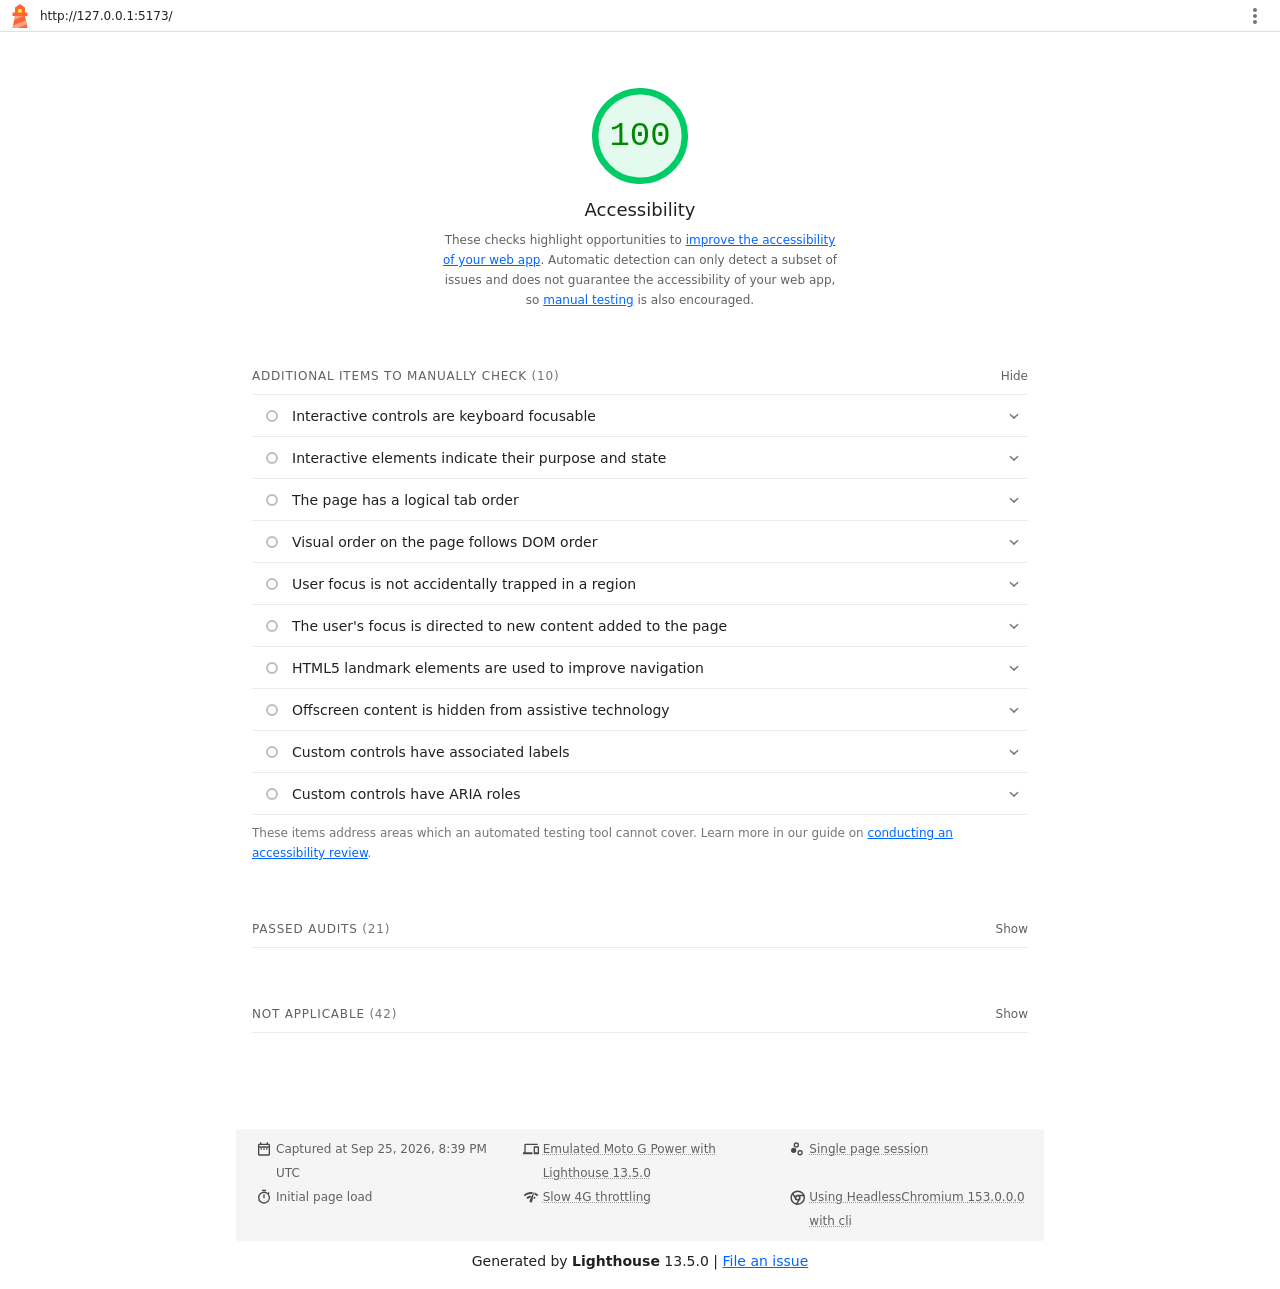
<file: docs/auditoria_despues.html>
<!--
@license
Copyright 2018 Google LLC
SPDX-License-Identifier: Apache-2.0
-->
<!doctype html>
<html lang="en">
<head>
  <meta charset="utf-8">
  <meta name="viewport" content="width=device-width, initial-scale=1, minimum-scale=1">
  <link rel="icon" href='data:image/svg+xml;utf8,<svg fill="none" xmlns="http://www.w3.org/2000/svg" viewBox="0 0 48 48"><path d="m14 7 10-7 10 7v10h5v7h-5l5 24H9l5-24H9v-7h5V7Z" fill="%23F63"/><path d="M31.561 24H14l-1.689 8.105L31.561 24ZM18.983 48H9l1.022-4.907L35.723 32.27l1.663 7.98L18.983 48Z" fill="%23FFA385"/><path fill="%23FF3" d="M20.5 10h7v7h-7z"/></svg>'>
  <title>Lighthouse Report</title>
  <style>body {margin: 0}</style>
</head>
<body>
  <noscript>Lighthouse report requires JavaScript. Please enable.</noscript>

  <div id="lh-log"></div>

  <script>window.__LIGHTHOUSE_JSON__ = {"lighthouseVersion":"13.5.0","requestedUrl":"http://127.0.0.1:5173/","mainDocumentUrl":"http://127.0.0.1:5173/","finalDisplayedUrl":"http://127.0.0.1:5173/","finalUrl":"http://127.0.0.1:5173/","fetchTime":"2026-09-25T20:39:24.134Z","gatherMode":"navigation","runWarnings":[],"userAgent":"Mozilla/5.0 (Windows NT 10.0; Win64; x64) AppleWebKit/537.36 (KHTML, like Gecko) HeadlessChrome/153.0.0.0 Safari/537.36","environment":{"networkUserAgent":"Mozilla/5.0 (Linux; Android 11; moto g power (2022)) AppleWebKit/537.36 (KHTML, like Gecko) Chrome/153.0.0.0 Mobile Safari/537.36","hostUserAgent":"Mozilla/5.0 (Windows NT 10.0; Win64; x64) AppleWebKit/537.36 (KHTML, like Gecko) HeadlessChrome/153.0.0.0 Safari/537.36","benchmarkIndex":2051.5,"credits":{"axe-core":"4.13.0"}},"audits":{"accesskeys":{"id":"accesskeys","title":"`[accesskey]` values are unique","description":"Access keys let users quickly focus a part of the page. For proper navigation, each access key must be unique. [Learn more about access keys](https://dequeuniversity.com/rules/axe/4.13/accesskeys).","score":null,"scoreDisplayMode":"notApplicable"},"aria-allowed-attr":{"id":"aria-allowed-attr","title":"`[aria-*]` attributes match their roles","description":"Each ARIA `role` supports a specific subset of `aria-*` attributes. Mismatching these invalidates the `aria-*` attributes. [Learn how to match ARIA attributes to their roles](https://dequeuniversity.com/rules/axe/4.13/aria-allowed-attr).","score":1,"scoreDisplayMode":"binary","details":{"type":"table","headings":[{"key":"node","valueType":"node","subItemsHeading":{"key":"relatedNode","valueType":"node"},"label":"Failing Elements"}],"items":[]}},"aria-allowed-role":{"id":"aria-allowed-role","title":"Uses ARIA roles only on compatible elements","description":"Many HTML elements can only be assigned certain ARIA roles. Using ARIA roles where they are not allowed can interfere with the accessibility of the web page. [Learn more about ARIA roles](https://dequeuniversity.com/rules/axe/4.13/aria-allowed-role).","score":null,"scoreDisplayMode":"notApplicable"},"aria-command-name":{"id":"aria-command-name","title":"`button`, `link`, and `menuitem` elements have accessible names","description":"When an element doesn't have an accessible name, screen readers announce it with a generic name, making it unusable for users who rely on screen readers. [Learn how to make command elements more accessible](https://dequeuniversity.com/rules/axe/4.13/aria-command-name).","score":null,"scoreDisplayMode":"notApplicable"},"aria-conditional-attr":{"id":"aria-conditional-attr","title":"ARIA attributes are used as specified for the element's role","description":"Some ARIA attributes are only allowed on an element under certain conditions. [Learn more about conditional ARIA attributes](https://dequeuniversity.com/rules/axe/4.13/aria-conditional-attr).","score":1,"scoreDisplayMode":"binary","details":{"type":"table","headings":[{"key":"node","valueType":"node","subItemsHeading":{"key":"relatedNode","valueType":"node"},"label":"Failing Elements"}],"items":[]}},"aria-deprecated-role":{"id":"aria-deprecated-role","title":"Deprecated ARIA roles were not used","description":"Deprecated ARIA roles may not be processed correctly by assistive technology. [Learn more about deprecated ARIA roles](https://dequeuniversity.com/rules/axe/4.13/aria-deprecated-role).","score":null,"scoreDisplayMode":"notApplicable"},"aria-dialog-name":{"id":"aria-dialog-name","title":"Elements with `role=\"dialog\"` or `role=\"alertdialog\"` have accessible names.","description":"ARIA dialog elements without accessible names may prevent screen readers users from discerning the purpose of these elements. [Learn how to make ARIA dialog elements more accessible](https://dequeuniversity.com/rules/axe/4.13/aria-dialog-name).","score":null,"scoreDisplayMode":"notApplicable"},"aria-hidden-body":{"id":"aria-hidden-body","title":"`[aria-hidden=\"true\"]` is not present on the document `\u003cbody>`","description":"Assistive technologies, like screen readers, work inconsistently when `aria-hidden=\"true\"` is set on the document `\u003cbody>`. [Learn how `aria-hidden` affects the document body](https://dequeuniversity.com/rules/axe/4.13/aria-hidden-body).","score":1,"scoreDisplayMode":"binary","details":{"type":"table","headings":[{"key":"node","valueType":"node","subItemsHeading":{"key":"relatedNode","valueType":"node"},"label":"Failing Elements"}],"items":[]}},"aria-hidden-focus":{"id":"aria-hidden-focus","title":"`[aria-hidden=\"true\"]` elements do not contain focusable descendents","description":"Focusable descendents within an `[aria-hidden=\"true\"]` element prevent those interactive elements from being available to users of assistive technologies like screen readers. [Learn how `aria-hidden` affects focusable elements](https://dequeuniversity.com/rules/axe/4.13/aria-hidden-focus).","score":null,"scoreDisplayMode":"notApplicable"},"aria-input-field-name":{"id":"aria-input-field-name","title":"ARIA input fields have accessible names","description":"When an input field doesn't have an accessible name, screen readers announce it with a generic name, making it unusable for users who rely on screen readers. [Learn more about input field labels](https://dequeuniversity.com/rules/axe/4.13/aria-input-field-name).","score":null,"scoreDisplayMode":"notApplicable"},"aria-meter-name":{"id":"aria-meter-name","title":"ARIA `meter` elements have accessible names","description":"When a meter element doesn't have an accessible name, screen readers announce it with a generic name, making it unusable for users who rely on screen readers. [Learn how to name `meter` elements](https://dequeuniversity.com/rules/axe/4.13/aria-meter-name).","score":null,"scoreDisplayMode":"notApplicable"},"aria-progressbar-name":{"id":"aria-progressbar-name","title":"ARIA `progressbar` elements have accessible names","description":"When a `progressbar` element doesn't have an accessible name, screen readers announce it with a generic name, making it unusable for users who rely on screen readers. [Learn how to label `progressbar` elements](https://dequeuniversity.com/rules/axe/4.13/aria-progressbar-name).","score":null,"scoreDisplayMode":"notApplicable"},"aria-prohibited-attr":{"id":"aria-prohibited-attr","title":"Elements use only permitted ARIA attributes","description":"Using ARIA attributes in roles where they are prohibited can mean that important information is not communicated to users of assistive technologies. [Learn more about prohibited ARIA roles](https://dequeuniversity.com/rules/axe/4.13/aria-prohibited-attr).","score":1,"scoreDisplayMode":"binary","details":{"type":"table","headings":[{"key":"node","valueType":"node","subItemsHeading":{"key":"relatedNode","valueType":"node"},"label":"Failing Elements"}],"items":[]}},"aria-required-attr":{"id":"aria-required-attr","title":"`[role]`s have all required `[aria-*]` attributes","description":"Some ARIA roles have required attributes that describe the state of the element to screen readers. [Learn more about roles and required attributes](https://dequeuniversity.com/rules/axe/4.13/aria-required-attr).","score":null,"scoreDisplayMode":"notApplicable"},"aria-required-children":{"id":"aria-required-children","title":"Elements with an ARIA `[role]` that require children to contain a specific `[role]` have all required children.","description":"Some ARIA parent roles must contain specific child roles to perform their intended accessibility functions. [Learn more about roles and required children elements](https://dequeuniversity.com/rules/axe/4.13/aria-required-children).","score":null,"scoreDisplayMode":"notApplicable"},"aria-required-parent":{"id":"aria-required-parent","title":"`[role]`s are contained by their required parent element","description":"Some ARIA child roles must be contained by specific parent roles to properly perform their intended accessibility functions. [Learn more about ARIA roles and required parent element](https://dequeuniversity.com/rules/axe/4.13/aria-required-parent).","score":null,"scoreDisplayMode":"notApplicable"},"aria-roles":{"id":"aria-roles","title":"`[role]` values are valid","description":"ARIA roles must have valid values in order to perform their intended accessibility functions. [Learn more about valid ARIA roles](https://dequeuniversity.com/rules/axe/4.13/aria-roles).","score":null,"scoreDisplayMode":"notApplicable"},"aria-text":{"id":"aria-text","title":"Elements with the `role=text` attribute do not have focusable descendents.","description":"Adding `role=text` around a text node split by markup enables VoiceOver to treat it as one phrase, but the element's focusable descendents will not be announced. [Learn more about the `role=text` attribute](https://dequeuniversity.com/rules/axe/4.13/aria-text).","score":null,"scoreDisplayMode":"notApplicable"},"aria-toggle-field-name":{"id":"aria-toggle-field-name","title":"ARIA toggle fields have accessible names","description":"When a toggle field doesn't have an accessible name, screen readers announce it with a generic name, making it unusable for users who rely on screen readers. [Learn more about toggle fields](https://dequeuniversity.com/rules/axe/4.13/aria-toggle-field-name).","score":null,"scoreDisplayMode":"notApplicable"},"aria-tooltip-name":{"id":"aria-tooltip-name","title":"ARIA `tooltip` elements have accessible names","description":"When a tooltip element doesn't have an accessible name, screen readers announce it with a generic name, making it unusable for users who rely on screen readers. [Learn how to name `tooltip` elements](https://dequeuniversity.com/rules/axe/4.13/aria-tooltip-name).","score":null,"scoreDisplayMode":"notApplicable"},"aria-treeitem-name":{"id":"aria-treeitem-name","title":"ARIA `treeitem` elements have accessible names","description":"When a `treeitem` element doesn't have an accessible name, screen readers announce it with a generic name, making it unusable for users who rely on screen readers. [Learn more about labeling `treeitem` elements](https://dequeuniversity.com/rules/axe/4.13/aria-treeitem-name).","score":null,"scoreDisplayMode":"notApplicable"},"aria-valid-attr-value":{"id":"aria-valid-attr-value","title":"`[aria-*]` attributes have valid values","description":"Assistive technologies, like screen readers, can't interpret ARIA attributes with invalid values. [Learn more about valid values for ARIA attributes](https://dequeuniversity.com/rules/axe/4.13/aria-valid-attr-value).","score":1,"scoreDisplayMode":"binary","details":{"type":"table","headings":[{"key":"node","valueType":"node","subItemsHeading":{"key":"relatedNode","valueType":"node"},"label":"Failing Elements"}],"items":[]}},"aria-valid-attr":{"id":"aria-valid-attr","title":"`[aria-*]` attributes are valid and not misspelled","description":"Assistive technologies, like screen readers, can't interpret ARIA attributes with invalid names. [Learn more about valid ARIA attributes](https://dequeuniversity.com/rules/axe/4.13/aria-valid-attr).","score":1,"scoreDisplayMode":"binary","details":{"type":"table","headings":[{"key":"node","valueType":"node","subItemsHeading":{"key":"relatedNode","valueType":"node"},"label":"Failing Elements"}],"items":[]}},"button-name":{"id":"button-name","title":"Buttons have an accessible name","description":"When a button doesn't have an accessible name, screen readers announce it as \"button\", making it unusable for users who rely on screen readers. [Learn how to make buttons more accessible](https://dequeuniversity.com/rules/axe/4.13/button-name).","score":1,"scoreDisplayMode":"binary","details":{"type":"table","headings":[{"key":"node","valueType":"node","subItemsHeading":{"key":"relatedNode","valueType":"node"},"label":"Failing Elements"}],"items":[]}},"bypass":{"id":"bypass","title":"The page contains a heading, skip link, or landmark region","description":"Adding ways to bypass repetitive content lets keyboard users navigate the page more efficiently. [Learn more about bypass blocks](https://dequeuniversity.com/rules/axe/4.13/bypass).","score":null,"scoreDisplayMode":"notApplicable"},"color-contrast":{"id":"color-contrast","title":"Background and foreground colors have a sufficient contrast ratio","description":"Low-contrast text is difficult or impossible for many users to read. [Learn how to provide sufficient color contrast](https://dequeuniversity.com/rules/axe/4.13/color-contrast).","score":1,"scoreDisplayMode":"binary","details":{"type":"table","headings":[{"key":"node","valueType":"node","subItemsHeading":{"key":"relatedNode","valueType":"node"},"label":"Failing Elements"}],"items":[]}},"definition-list":{"id":"definition-list","title":"`\u003cdl>`'s contain only properly-ordered `\u003cdt>` and `\u003cdd>` groups, `\u003cscript>`, `\u003ctemplate>` or `\u003cdiv>` elements.","description":"When definition lists are not properly marked up, screen readers may produce confusing or inaccurate output. [Learn how to structure definition lists correctly](https://dequeuniversity.com/rules/axe/4.13/definition-list).","score":null,"scoreDisplayMode":"notApplicable"},"dlitem":{"id":"dlitem","title":"Definition list items are wrapped in `\u003cdl>` elements","description":"Definition list items (`\u003cdt>` and `\u003cdd>`) must be wrapped in a parent `\u003cdl>` element to ensure that screen readers can properly announce them. [Learn how to structure definition lists correctly](https://dequeuniversity.com/rules/axe/4.13/dlitem).","score":null,"scoreDisplayMode":"notApplicable"},"document-title":{"id":"document-title","title":"Document has a `\u003ctitle>` element","description":"The title gives screen reader users an overview of the page, and search engine users rely on it heavily to determine if a page is relevant to their search. [Learn more about document titles](https://dequeuniversity.com/rules/axe/4.13/document-title).","score":1,"scoreDisplayMode":"binary","details":{"type":"table","headings":[{"key":"node","valueType":"node","subItemsHeading":{"key":"relatedNode","valueType":"node"},"label":"Failing Elements"}],"items":[]}},"duplicate-id-aria":{"id":"duplicate-id-aria","title":"ARIA IDs are unique","description":"The value of an ARIA ID must be unique to prevent other instances from being overlooked by assistive technologies. [Learn how to fix duplicate ARIA IDs](https://dequeuniversity.com/rules/axe/4.13/duplicate-id-aria).","score":null,"scoreDisplayMode":"notApplicable"},"empty-heading":{"id":"empty-heading","title":"All heading elements contain content.","description":"A heading with no content or inaccessible text prevent screen reader users from accessing information on the page's structure. [Learn more about headings](https://dequeuniversity.com/rules/axe/4.13/empty-heading).","score":null,"scoreDisplayMode":"notApplicable"},"form-field-multiple-labels":{"id":"form-field-multiple-labels","title":"No form fields have multiple labels","description":"Form fields with multiple labels can be confusingly announced by assistive technologies like screen readers which use either the first, the last, or all of the labels. [Learn how to use form labels](https://dequeuniversity.com/rules/axe/4.13/form-field-multiple-labels).","score":null,"scoreDisplayMode":"notApplicable"},"frame-title":{"id":"frame-title","title":"`\u003cframe>` or `\u003ciframe>` elements have a title","description":"Screen reader users rely on frame titles to describe the contents of frames. [Learn more about frame titles](https://dequeuniversity.com/rules/axe/4.13/frame-title).","score":null,"scoreDisplayMode":"notApplicable"},"heading-order":{"id":"heading-order","title":"Heading elements appear in a sequentially-descending order","description":"Properly ordered headings that do not skip levels convey the semantic structure of the page, making it easier to navigate and understand when using assistive technologies. [Learn more about heading order](https://dequeuniversity.com/rules/axe/4.13/heading-order).","score":1,"scoreDisplayMode":"binary","details":{"type":"table","headings":[{"key":"node","valueType":"node","subItemsHeading":{"key":"relatedNode","valueType":"node"},"label":"Failing Elements"}],"items":[]}},"html-has-lang":{"id":"html-has-lang","title":"`\u003chtml>` element has a `[lang]` attribute","description":"If a page doesn't specify a `lang` attribute, a screen reader assumes that the page is in the default language that the user chose when setting up the screen reader. If the page isn't actually in the default language, then the screen reader might not announce the page's text correctly. [Learn more about the `lang` attribute](https://dequeuniversity.com/rules/axe/4.13/html-has-lang).","score":1,"scoreDisplayMode":"binary","details":{"type":"table","headings":[{"key":"node","valueType":"node","subItemsHeading":{"key":"relatedNode","valueType":"node"},"label":"Failing Elements"}],"items":[]}},"html-lang-valid":{"id":"html-lang-valid","title":"`\u003chtml>` element has a valid value for its `[lang]` attribute","description":"Specifying a valid [BCP 47 language](https://www.w3.org/International/questions/qa-choosing-language-tags#question) helps screen readers announce text properly. [Learn how to use the `lang` attribute](https://dequeuniversity.com/rules/axe/4.13/html-lang-valid).","score":1,"scoreDisplayMode":"binary","details":{"type":"table","headings":[{"key":"node","valueType":"node","subItemsHeading":{"key":"relatedNode","valueType":"node"},"label":"Failing Elements"}],"items":[]}},"html-xml-lang-mismatch":{"id":"html-xml-lang-mismatch","title":"`\u003chtml>` element has an `[xml:lang]` attribute with the same base language as the `[lang]` attribute.","description":"If the webpage does not specify a consistent language, then the screen reader might not announce the page's text correctly. [Learn more about the `lang` attribute](https://dequeuniversity.com/rules/axe/4.13/html-xml-lang-mismatch).","score":null,"scoreDisplayMode":"notApplicable"},"identical-links-same-purpose":{"id":"identical-links-same-purpose","title":"Identical links have the same purpose.","description":"Links with the same destination should have the same description, to help users understand the link's purpose and decide whether to follow it. [Learn more about identical links](https://dequeuniversity.com/rules/axe/4.13/identical-links-same-purpose).","score":null,"scoreDisplayMode":"notApplicable"},"image-alt":{"id":"image-alt","title":"Image elements have `[alt]` attributes","description":"Informative elements should aim for short, descriptive alternate text. Decorative elements can be ignored with an empty alt attribute. [Learn more about the `alt` attribute](https://dequeuniversity.com/rules/axe/4.13/image-alt).","score":null,"scoreDisplayMode":"notApplicable"},"image-redundant-alt":{"id":"image-redundant-alt","title":"Image elements do not have `[alt]` attributes that are redundant text.","description":"Informative elements should aim for short, descriptive alternative text. Alternative text that is exactly the same as the text adjacent to the link or image is potentially confusing for screen reader users, because the text will be read twice. [Learn more about the `alt` attribute](https://dequeuniversity.com/rules/axe/4.13/image-redundant-alt).","score":null,"scoreDisplayMode":"notApplicable"},"input-button-name":{"id":"input-button-name","title":"Input buttons have discernible text.","description":"Adding discernable and accessible text to input buttons may help screen reader users understand the purpose of the input button. [Learn more about input buttons](https://dequeuniversity.com/rules/axe/4.13/input-button-name).","score":null,"scoreDisplayMode":"notApplicable"},"input-image-alt":{"id":"input-image-alt","title":"`\u003cinput type=\"image\">` elements have `[alt]` text","description":"When an image is being used as an `\u003cinput>` button, providing alternative text can help screen reader users understand the purpose of the button. [Learn about input image alt text](https://dequeuniversity.com/rules/axe/4.13/input-image-alt).","score":null,"scoreDisplayMode":"notApplicable"},"label-content-name-mismatch":{"id":"label-content-name-mismatch","title":"Elements with visible text labels have matching accessible names.","description":"Visible text labels that do not match the accessible name can result in a confusing experience for screen reader users. [Learn more about accessible names](https://dequeuniversity.com/rules/axe/4.13/label-content-name-mismatch).","score":null,"scoreDisplayMode":"notApplicable"},"label":{"id":"label","title":"Form elements have associated labels","description":"Labels ensure that form controls are announced properly by assistive technologies, like screen readers. [Learn more about form element labels](https://dequeuniversity.com/rules/axe/4.13/label).","score":1,"scoreDisplayMode":"binary","details":{"type":"table","headings":[{"key":"node","valueType":"node","subItemsHeading":{"key":"relatedNode","valueType":"node"},"label":"Failing Elements"}],"items":[]}},"landmark-one-main":{"id":"landmark-one-main","title":"Document has a main landmark.","description":"One main landmark helps screen reader users navigate a web page. [Learn more about landmarks](https://dequeuniversity.com/rules/axe/4.13/landmark-one-main).","score":1,"scoreDisplayMode":"binary","details":{"type":"table","headings":[{"key":"node","valueType":"node","subItemsHeading":{"key":"relatedNode","valueType":"node"},"label":"Failing Elements"}],"items":[]}},"link-name":{"id":"link-name","title":"Links have a discernible name","description":"Link text (and alternate text for images, when used as links) that is discernible, unique, and focusable improves the navigation experience for screen reader users. [Learn how to make links accessible](https://dequeuniversity.com/rules/axe/4.13/link-name).","score":1,"scoreDisplayMode":"binary","details":{"type":"table","headings":[{"key":"node","valueType":"node","subItemsHeading":{"key":"relatedNode","valueType":"node"},"label":"Failing Elements"}],"items":[]}},"link-in-text-block":{"id":"link-in-text-block","title":"Links are distinguishable without relying on color.","description":"Low-contrast text is difficult or impossible for many users to read. Link text that is discernible improves the experience for users with low vision. [Learn how to make links distinguishable](https://dequeuniversity.com/rules/axe/4.13/link-in-text-block).","score":null,"scoreDisplayMode":"notApplicable"},"list":{"id":"list","title":"Lists contain only `\u003cli>` elements and script supporting elements (`\u003cscript>` and `\u003ctemplate>`).","description":"Screen readers have a specific way of announcing lists. Ensuring proper list structure aids screen reader output. [Learn more about proper list structure](https://dequeuniversity.com/rules/axe/4.13/list).","score":1,"scoreDisplayMode":"binary","details":{"type":"table","headings":[{"key":"node","valueType":"node","subItemsHeading":{"key":"relatedNode","valueType":"node"},"label":"Failing Elements"}],"items":[]}},"listitem":{"id":"listitem","title":"List items (`\u003cli>`) are contained within `\u003cul>`, `\u003col>` or `\u003cmenu>` parent elements","description":"Screen readers require list items (`\u003cli>`) to be contained within a parent `\u003cul>`, `\u003col>` or `\u003cmenu>` to be announced properly. [Learn more about proper list structure](https://dequeuniversity.com/rules/axe/4.13/listitem).","score":1,"scoreDisplayMode":"binary","details":{"type":"table","headings":[{"key":"node","valueType":"node","subItemsHeading":{"key":"relatedNode","valueType":"node"},"label":"Failing Elements"}],"items":[]}},"meta-refresh":{"id":"meta-refresh","title":"The document does not use `\u003cmeta http-equiv=\"refresh\">`","description":"Users do not expect a page to refresh automatically, and doing so will move focus back to the top of the page. This may create a frustrating or confusing experience. [Learn more about the refresh meta tag](https://dequeuniversity.com/rules/axe/4.13/meta-refresh).","score":null,"scoreDisplayMode":"notApplicable"},"meta-viewport":{"id":"meta-viewport","title":"`[user-scalable=\"no\"]` is not used in the `\u003cmeta name=\"viewport\">` element and the `[maximum-scale]` attribute is not less than 5.","description":"Disabling zooming is problematic for users with low vision who rely on screen magnification to properly see the contents of a web page. [Learn more about the viewport meta tag](https://dequeuniversity.com/rules/axe/4.13/meta-viewport).","score":1,"scoreDisplayMode":"binary","details":{"type":"table","headings":[{"key":"node","valueType":"node","subItemsHeading":{"key":"relatedNode","valueType":"node"},"label":"Failing Elements"}],"items":[]}},"object-alt":{"id":"object-alt","title":"`\u003cobject>` elements have alternate text","description":"Screen readers cannot translate non-text content. Adding alternate text to `\u003cobject>` elements helps screen readers convey meaning to users. [Learn more about alt text for `object` elements](https://dequeuniversity.com/rules/axe/4.13/object-alt).","score":null,"scoreDisplayMode":"notApplicable"},"select-name":{"id":"select-name","title":"Select elements have associated label elements.","description":"Form elements without effective labels can create frustrating experiences for screen reader users. [Learn more about the `select` element](https://dequeuniversity.com/rules/axe/4.13/select-name).","score":1,"scoreDisplayMode":"binary","details":{"type":"table","headings":[{"key":"node","valueType":"node","subItemsHeading":{"key":"relatedNode","valueType":"node"},"label":"Failing Elements"}],"items":[]}},"skip-link":{"id":"skip-link","title":"Skip links are focusable.","description":"Including a skip link can help users skip to the main content to save time. [Learn more about skip links](https://dequeuniversity.com/rules/axe/4.13/skip-link).","score":null,"scoreDisplayMode":"notApplicable"},"tabindex":{"id":"tabindex","title":"No element has a `[tabindex]` value greater than 0","description":"A value greater than 0 implies an explicit navigation ordering. Although technically valid, this often creates frustrating experiences for users who rely on assistive technologies. [Learn more about the `tabindex` attribute](https://dequeuniversity.com/rules/axe/4.13/tabindex).","score":null,"scoreDisplayMode":"notApplicable"},"table-duplicate-name":{"id":"table-duplicate-name","title":"Tables have different content in the summary attribute and `\u003ccaption>`.","description":"The summary attribute should describe the table structure, while `\u003ccaption>` should have the onscreen title. Accurate table mark-up helps users of screen readers. [Learn more about summary and caption](https://dequeuniversity.com/rules/axe/4.13/table-duplicate-name).","score":null,"scoreDisplayMode":"notApplicable"},"table-fake-caption":{"id":"table-fake-caption","title":"Tables use `\u003ccaption>` instead of cells with the `[colspan]` attribute to indicate a caption.","description":"Screen readers have features to make navigating tables easier. Ensuring that tables use the actual caption element instead of cells with the `[colspan]` attribute may improve the experience for screen reader users. [Learn more about captions](https://dequeuniversity.com/rules/axe/4.13/table-fake-caption).","score":1,"scoreDisplayMode":"binary","details":{"type":"table","headings":[{"key":"node","valueType":"node","subItemsHeading":{"key":"relatedNode","valueType":"node"},"label":"Failing Elements"}],"items":[]}},"target-size":{"id":"target-size","title":"Touch targets have sufficient size and spacing.","description":"Touch targets with sufficient size and spacing help users who may have difficulty targeting small controls to activate the targets. [Learn more about touch targets](https://dequeuniversity.com/rules/axe/4.13/target-size).","score":1,"scoreDisplayMode":"binary","details":{"type":"table","headings":[{"key":"node","valueType":"node","subItemsHeading":{"key":"relatedNode","valueType":"node"},"label":"Failing Elements"}],"items":[]}},"td-has-header":{"id":"td-has-header","title":"`\u003ctd>` elements in a large `\u003ctable>` have one or more table headers.","description":"Screen readers have features to make navigating tables easier. Ensuring that `\u003ctd>` elements in a large table (3 or more cells in width and height) have an associated table header may improve the experience for screen reader users. [Learn more about table headers](https://dequeuniversity.com/rules/axe/4.13/td-has-header).","score":1,"scoreDisplayMode":"binary","details":{"type":"table","headings":[{"key":"node","valueType":"node","subItemsHeading":{"key":"relatedNode","valueType":"node"},"label":"Failing Elements"}],"items":[]}},"td-headers-attr":{"id":"td-headers-attr","title":"Cells in a `\u003ctable>` element that use the `[headers]` attribute refer to table cells within the same table.","description":"Screen readers have features to make navigating tables easier. Ensuring `\u003ctd>` cells using the `[headers]` attribute only refer to other cells in the same table may improve the experience for screen reader users. [Learn more about the `headers` attribute](https://dequeuniversity.com/rules/axe/4.13/td-headers-attr).","score":1,"scoreDisplayMode":"binary","details":{"type":"table","headings":[{"key":"node","valueType":"node","subItemsHeading":{"key":"relatedNode","valueType":"node"},"label":"Failing Elements"}],"items":[]}},"th-has-data-cells":{"id":"th-has-data-cells","title":"`\u003cth>` elements and elements with `[role=\"columnheader\"/\"rowheader\"]` have data cells they describe.","description":"Screen readers have features to make navigating tables easier. Ensuring table headers always refer to some set of cells may improve the experience for screen reader users. [Learn more about table headers](https://dequeuniversity.com/rules/axe/4.13/th-has-data-cells).","score":null,"scoreDisplayMode":"notApplicable"},"valid-lang":{"id":"valid-lang","title":"`[lang]` attributes have a valid value","description":"Specifying a valid [BCP 47 language](https://www.w3.org/International/questions/qa-choosing-language-tags#question) on elements helps ensure that text is pronounced correctly by a screen reader. [Learn how to use the `lang` attribute](https://dequeuniversity.com/rules/axe/4.13/valid-lang).","score":null,"scoreDisplayMode":"notApplicable"},"video-caption":{"id":"video-caption","title":"`\u003cvideo>` elements contain a `\u003ctrack>` element with `[kind=\"captions\"]`","description":"When a video provides a caption it is easier for deaf and hearing impaired users to access its information. [Learn more about video captions](https://dequeuniversity.com/rules/axe/4.13/video-caption).","score":null,"scoreDisplayMode":"notApplicable"},"custom-controls-labels":{"id":"custom-controls-labels","title":"Custom controls have associated labels","description":"Custom interactive controls have associated labels, provided by aria-label or aria-labelledby. [Learn more about custom controls and labels](https://developer.chrome.com/docs/lighthouse/accessibility/custom-controls-labels/).","score":null,"scoreDisplayMode":"manual"},"custom-controls-roles":{"id":"custom-controls-roles","title":"Custom controls have ARIA roles","description":"Custom interactive controls have appropriate ARIA roles. [Learn how to add roles to custom controls](https://developer.chrome.com/docs/lighthouse/accessibility/custom-control-roles/).","score":null,"scoreDisplayMode":"manual"},"focus-traps":{"id":"focus-traps","title":"User focus is not accidentally trapped in a region","description":"A user can tab into and out of any control or region without accidentally trapping their focus. [Learn how to avoid focus traps](https://developer.chrome.com/docs/lighthouse/accessibility/focus-traps/).","score":null,"scoreDisplayMode":"manual"},"focusable-controls":{"id":"focusable-controls","title":"Interactive controls are keyboard focusable","description":"Custom interactive controls are keyboard focusable and display a focus indicator. [Learn how to make custom controls focusable](https://developer.chrome.com/docs/lighthouse/accessibility/focusable-controls/).","score":null,"scoreDisplayMode":"manual"},"interactive-element-affordance":{"id":"interactive-element-affordance","title":"Interactive elements indicate their purpose and state","description":"Interactive elements, such as links and buttons, should indicate their state and be distinguishable from non-interactive elements. [Learn how to decorate interactive elements with affordance hints](https://developer.chrome.com/docs/lighthouse/accessibility/interactive-element-affordance/).","score":null,"scoreDisplayMode":"manual"},"logical-tab-order":{"id":"logical-tab-order","title":"The page has a logical tab order","description":"Tabbing through the page follows the visual layout. Users cannot focus elements that are offscreen. [Learn more about logical tab ordering](https://developer.chrome.com/docs/lighthouse/accessibility/logical-tab-order/).","score":null,"scoreDisplayMode":"manual"},"managed-focus":{"id":"managed-focus","title":"The user's focus is directed to new content added to the page","description":"If new content, such as a dialog, is added to the page, the user's focus is directed to it. [Learn how to direct focus to new content](https://developer.chrome.com/docs/lighthouse/accessibility/managed-focus/).","score":null,"scoreDisplayMode":"manual"},"offscreen-content-hidden":{"id":"offscreen-content-hidden","title":"Offscreen content is hidden from assistive technology","description":"Offscreen content is hidden with display: none or aria-hidden=true. [Learn how to properly hide offscreen content](https://developer.chrome.com/docs/lighthouse/accessibility/offscreen-content-hidden/).","score":null,"scoreDisplayMode":"manual"},"use-landmarks":{"id":"use-landmarks","title":"HTML5 landmark elements are used to improve navigation","description":"Landmark elements (`\u003cmain>`, `\u003cnav>`, etc.) are used to improve the keyboard navigation of the page for assistive technology. [Learn more about landmark elements](https://developer.chrome.com/docs/lighthouse/accessibility/use-landmarks/).","score":null,"scoreDisplayMode":"manual"},"visual-order-follows-dom":{"id":"visual-order-follows-dom","title":"Visual order on the page follows DOM order","description":"DOM order matches the visual order, improving navigation for assistive technology. [Learn more about DOM and visual ordering](https://developer.chrome.com/docs/lighthouse/accessibility/visual-order-follows-dom/).","score":null,"scoreDisplayMode":"manual"},"autocomplete-valid":{"id":"autocomplete-valid","title":"`autocomplete` attributes are used correctly","description":"The `autocomplete` attribute values must be valid and correctly applied for screen readers to function correctly. [Learn more about valid autocomplete values](https://dequeuniversity.com/rules/axe/4.13/autocomplete-valid).","score":null,"scoreDisplayMode":"notApplicable"},"presentation-role-conflict":{"id":"presentation-role-conflict","title":"Elements with `role=\"none\"` or `role=\"presentation\"` do not have conflicts","description":"There are certain cases where the semantic role of an element with `role=\"none\"` or `role=\"presentation\"` does not resolve to none or presentation. To ensure the element remains removed from the accessibility tree, you should not add any global ARIA attributes to the element or make it focusable. [Learn more about presentation role conflict](https://dequeuniversity.com/rules/axe/4.13/presentation-role-conflict).","score":null,"scoreDisplayMode":"notApplicable"},"svg-img-alt":{"id":"svg-img-alt","title":"SVG elements with an `img` role have an accessible text alternative","description":"Ensures SVG elements with an `img`, `graphics-document` or `graphics-symbol` role have an accessible text alternative. [Learn more about SVG alt text](https://dequeuniversity.com/rules/axe/4.13/svg-img-alt).","score":null,"scoreDisplayMode":"notApplicable"}},"configSettings":{"output":["html"],"maxWaitForFcp":30000,"maxWaitForLoad":45000,"pauseAfterFcpMs":1000,"pauseAfterLoadMs":1000,"networkQuietThresholdMs":1000,"cpuQuietThresholdMs":1000,"formFactor":"mobile","throttling":{"rttMs":150,"throughputKbps":1638.4,"requestLatencyMs":562.5,"downloadThroughputKbps":1474.5600000000002,"uploadThroughputKbps":675,"cpuSlowdownMultiplier":4},"throttlingMethod":"simulate","screenEmulation":{"mobile":true,"width":412,"height":823,"deviceScaleFactor":1.75,"disabled":false},"emulatedUserAgent":"Mozilla/5.0 (Linux; Android 11; moto g power (2022)) AppleWebKit/537.36 (KHTML, like Gecko) Chrome/136.0.0.0 Mobile Safari/537.36","auditMode":false,"gatherMode":false,"clearStorageTypes":["file_systems","shader_cache","service_workers","cache_storage"],"disableStorageReset":false,"debugNavigation":false,"channel":"cli","usePassiveGathering":false,"disableFullPageScreenshot":false,"skipAboutBlank":false,"blankPage":"about:blank","ignoreStatusCode":false,"locale":"en-US","blockedUrlPatterns":null,"additionalTraceCategories":null,"extraHeaders":null,"precomputedLanternData":null,"onlyAudits":null,"onlyCategories":["accessibility"],"skipAudits":null},"categories":{"accessibility":{"title":"Accessibility","description":"These checks highlight opportunities to [improve the accessibility of your web app](https://developer.chrome.com/docs/lighthouse/accessibility/). Automatic detection can only detect a subset of issues and does not guarantee the accessibility of your web app, so [manual testing](https://web.dev/articles/how-to-review) is also encouraged.","manualDescription":"These items address areas which an automated testing tool cannot cover. Learn more in our guide on [conducting an accessibility review](https://web.dev/articles/how-to-review).","supportedModes":["navigation","snapshot"],"auditRefs":[{"id":"accesskeys","weight":0,"group":"a11y-navigation"},{"id":"aria-allowed-attr","weight":10,"group":"a11y-aria"},{"id":"aria-command-name","weight":0,"group":"a11y-aria"},{"id":"aria-conditional-attr","weight":7,"group":"a11y-aria"},{"id":"aria-deprecated-role","weight":0,"group":"a11y-aria"},{"id":"aria-dialog-name","weight":0,"group":"a11y-aria"},{"id":"aria-hidden-body","weight":10,"group":"a11y-aria"},{"id":"aria-hidden-focus","weight":0,"group":"a11y-aria"},{"id":"aria-input-field-name","weight":0,"group":"a11y-aria"},{"id":"aria-meter-name","weight":0,"group":"a11y-aria"},{"id":"aria-progressbar-name","weight":0,"group":"a11y-aria"},{"id":"aria-prohibited-attr","weight":7,"group":"a11y-aria"},{"id":"aria-required-attr","weight":0,"group":"a11y-aria"},{"id":"aria-required-children","weight":0,"group":"a11y-aria"},{"id":"aria-required-parent","weight":0,"group":"a11y-aria"},{"id":"aria-roles","weight":0,"group":"a11y-aria"},{"id":"aria-text","weight":0,"group":"a11y-aria"},{"id":"aria-toggle-field-name","weight":0,"group":"a11y-aria"},{"id":"aria-tooltip-name","weight":0,"group":"a11y-aria"},{"id":"aria-treeitem-name","weight":0,"group":"a11y-aria"},{"id":"aria-valid-attr-value","weight":10,"group":"a11y-aria"},{"id":"aria-valid-attr","weight":10,"group":"a11y-aria"},{"id":"button-name","weight":10,"group":"a11y-names-labels"},{"id":"bypass","weight":0,"group":"a11y-navigation"},{"id":"color-contrast","weight":7,"group":"a11y-color-contrast"},{"id":"definition-list","weight":0,"group":"a11y-tables-lists"},{"id":"dlitem","weight":0,"group":"a11y-tables-lists"},{"id":"document-title","weight":7,"group":"a11y-names-labels"},{"id":"duplicate-id-aria","weight":0,"group":"a11y-aria"},{"id":"form-field-multiple-labels","weight":0,"group":"a11y-names-labels"},{"id":"frame-title","weight":0,"group":"a11y-names-labels"},{"id":"heading-order","weight":3,"group":"a11y-navigation"},{"id":"html-has-lang","weight":7,"group":"a11y-language"},{"id":"html-lang-valid","weight":7,"group":"a11y-language"},{"id":"html-xml-lang-mismatch","weight":0,"group":"a11y-language"},{"id":"image-alt","weight":0,"group":"a11y-names-labels"},{"id":"input-button-name","weight":0,"group":"a11y-names-labels"},{"id":"input-image-alt","weight":0,"group":"a11y-names-labels"},{"id":"label","weight":10,"group":"a11y-names-labels"},{"id":"link-in-text-block","weight":0,"group":"a11y-color-contrast"},{"id":"link-name","weight":7,"group":"a11y-names-labels"},{"id":"list","weight":7,"group":"a11y-tables-lists"},{"id":"listitem","weight":7,"group":"a11y-tables-lists"},{"id":"meta-refresh","weight":0,"group":"a11y-best-practices"},{"id":"meta-viewport","weight":10,"group":"a11y-best-practices"},{"id":"object-alt","weight":0,"group":"a11y-names-labels"},{"id":"select-name","weight":10,"group":"a11y-names-labels"},{"id":"skip-link","weight":0,"group":"a11y-names-labels"},{"id":"tabindex","weight":0,"group":"a11y-navigation"},{"id":"target-size","weight":7,"group":"a11y-best-practices"},{"id":"td-headers-attr","weight":7,"group":"a11y-tables-lists"},{"id":"th-has-data-cells","weight":0,"group":"a11y-tables-lists"},{"id":"valid-lang","weight":0,"group":"a11y-language"},{"id":"video-caption","weight":0,"group":"a11y-audio-video"},{"id":"landmark-one-main","weight":3,"group":"a11y-best-practices"},{"id":"autocomplete-valid","weight":0,"group":"a11y-best-practices"},{"id":"presentation-role-conflict","weight":0,"group":"a11y-best-practices"},{"id":"svg-img-alt","weight":0,"group":"a11y-best-practices"},{"id":"focusable-controls","weight":0},{"id":"interactive-element-affordance","weight":0},{"id":"logical-tab-order","weight":0},{"id":"visual-order-follows-dom","weight":0},{"id":"focus-traps","weight":0},{"id":"managed-focus","weight":0},{"id":"use-landmarks","weight":0},{"id":"offscreen-content-hidden","weight":0},{"id":"custom-controls-labels","weight":0},{"id":"custom-controls-roles","weight":0},{"id":"table-duplicate-name","weight":0,"group":"a11y-best-practices"},{"id":"empty-heading","weight":0,"group":"a11y-best-practices"},{"id":"aria-allowed-role","weight":0,"group":"a11y-best-practices"},{"id":"image-redundant-alt","weight":0,"group":"a11y-names-labels"},{"id":"identical-links-same-purpose","weight":0,"group":"a11y-best-practices"},{"id":"label-content-name-mismatch","weight":0,"group":"hidden"},{"id":"table-fake-caption","weight":0,"group":"hidden"},{"id":"td-has-header","weight":0,"group":"hidden"}],"id":"accessibility","score":1}},"categoryGroups":{"metrics":{"title":"Metrics"},"insights":{"title":"Insights","description":"These insights are also available in the Chrome DevTools Performance Panel - [record a trace](https://developer.chrome.com/docs/devtools/performance/reference) to view more detailed information."},"diagnostics":{"title":"Diagnostics","description":"More information about the performance of your application. These numbers don't [directly affect](https://developer.chrome.com/docs/lighthouse/performance/performance-scoring/) the Performance score."},"a11y-best-practices":{"title":"Best practices","description":"These items highlight common accessibility best practices."},"a11y-color-contrast":{"title":"Contrast","description":"These are opportunities to improve the legibility of your content."},"a11y-names-labels":{"title":"Names and labels","description":"These are opportunities to improve the semantics of the controls in your application. This may enhance the experience for users of assistive technology, like a screen reader."},"a11y-navigation":{"title":"Navigation","description":"These are opportunities to improve keyboard navigation in your application."},"a11y-aria":{"title":"ARIA","description":"These are opportunities to improve the usage of ARIA in your application which may enhance the experience for users of assistive technology, like a screen reader."},"a11y-language":{"title":"Internationalization and localization","description":"These are opportunities to improve the interpretation of your content by users in different locales."},"a11y-audio-video":{"title":"Audio and video","description":"These are opportunities to provide alternative content for audio and video. This may improve the experience for users with hearing or vision impairments."},"a11y-tables-lists":{"title":"Tables and lists","description":"These are opportunities to improve the experience of reading tabular or list data using assistive technology, like a screen reader."},"seo-mobile":{"title":"Mobile Friendly","description":"Make sure your pages are mobile friendly so users don’t have to pinch or zoom in order to read the content pages. [Learn how to make pages mobile-friendly](https://developers.google.com/search/mobile-sites/)."},"seo-content":{"title":"Content Best Practices","description":"Format your HTML in a way that enables crawlers to better understand your app’s content."},"seo-crawl":{"title":"Crawling and Indexing","description":"To appear in search results, crawlers need access to your app."},"best-practices-trust-safety":{"title":"Trust and Safety"},"best-practices-ux":{"title":"User Experience"},"best-practices-browser-compat":{"title":"Browser Compatibility"},"best-practices-general":{"title":"General"},"webmcp":{"title":"WebMCP","description":"Audits validating WebMCP integration."},"agent-accessibility":{"title":"Agent Accessibility","description":"These audits highlight best practices for improving the accessibility of the website for AI agents."},"agent-discoverability":{"title":"Agent Discoverability","description":"These audits validate that websites expose discoverable resources, documentation, and catalogs for AI agents."},"hidden":{"title":""}},"stackPacks":[],"entities":[{"name":"127.0.0.1","origins":["http://127.0.0.1:5173"],"isFirstParty":true,"isUnrecognized":true}],"fullPageScreenshot":{"screenshot":{"data":"[data-uri]","width":412,"height":1615},"nodes":{"1-0-P":{"id":"entrega-zona-error","top":1107,"bottom":1182,"left":218,"right":371,"width":153,"height":74}}},"timing":{"entries":[{"startTime":40492.62,"name":"lh:config","duration":5543.98,"entryType":"measure"},{"startTime":40496.41,"name":"lh:config:resolveArtifactsToDefns","duration":1038.72,"entryType":"measure"},{"startTime":46036.73,"name":"lh:runner:gather","duration":5311.44,"entryType":"measure"},{"startTime":46194.31,"name":"lh:driver:connect","duration":8.66,"entryType":"measure"},{"startTime":46203.28,"name":"lh:driver:navigate","duration":12.54,"entryType":"measure"},{"startTime":46216.56,"name":"lh:gather:getBenchmarkIndex","duration":1008.79,"entryType":"measure"},{"startTime":47225.56,"name":"lh:gather:getVersion","duration":1.03,"entryType":"measure"},{"startTime":47226.66,"name":"lh:gather:getDevicePixelRatio","duration":1.82,"entryType":"measure"},{"startTime":47229.58,"name":"lh:prepare:navigationMode","duration":144.64,"entryType":"measure"},{"startTime":47231.36,"name":"lh:gather:getVersion","duration":0.86,"entryType":"measure"},{"startTime":47264.91,"name":"lh:storage:clearDataForOrigin","duration":76.47,"entryType":"measure"},{"startTime":47341.59,"name":"lh:storage:clearBrowserCaches","duration":28.54,"entryType":"measure"},{"startTime":47371.79,"name":"lh:gather:prepareThrottlingAndNetwork","duration":2.36,"entryType":"measure"},{"startTime":47387.93,"name":"lh:driver:navigate","duration":2540.53,"entryType":"measure"},{"startTime":49932.51,"name":"lh:computed:NetworkRecords","duration":1.74,"entryType":"measure"},{"startTime":49935.06,"name":"lh:gather:getArtifact:DevtoolsLog","duration":0.22,"entryType":"measure"},{"startTime":49935.34,"name":"lh:gather:getArtifact:Accessibility","duration":285.03,"entryType":"measure"},{"startTime":50220.52,"name":"lh:gather:getArtifact:NetworkUserAgent","duration":0.4,"entryType":"measure"},{"startTime":50220.94,"name":"lh:gather:getArtifact:Stacks","duration":10.28,"entryType":"measure"},{"startTime":50221.37,"name":"lh:gather:collectStacks","duration":9.82,"entryType":"measure"},{"startTime":50231.23,"name":"lh:gather:getArtifact:FullPageScreenshot","duration":1100.22,"entryType":"measure"},{"startTime":51325.73,"name":"lh:gather:getVersion","duration":1.02,"entryType":"measure"},{"startTime":51349.01,"name":"lh:runner:audit","duration":356.94,"entryType":"measure"},{"startTime":51349.3,"name":"lh:runner:auditing","duration":355.38,"entryType":"measure"},{"startTime":51351.85,"name":"lh:audit:accesskeys","duration":4.53,"entryType":"measure"},{"startTime":51357.14,"name":"lh:audit:aria-allowed-attr","duration":8.13,"entryType":"measure"},{"startTime":51365.76,"name":"lh:audit:aria-allowed-role","duration":2.39,"entryType":"measure"},{"startTime":51368.72,"name":"lh:audit:aria-command-name","duration":2.09,"entryType":"measure"},{"startTime":51371.25,"name":"lh:audit:aria-conditional-attr","duration":5.33,"entryType":"measure"},{"startTime":51376.91,"name":"lh:audit:aria-deprecated-role","duration":1.5,"entryType":"measure"},{"startTime":51378.76,"name":"lh:audit:aria-dialog-name","duration":1.68,"entryType":"measure"},{"startTime":51380.86,"name":"lh:audit:aria-hidden-body","duration":5.09,"entryType":"measure"},{"startTime":51386.26,"name":"lh:audit:aria-hidden-focus","duration":1.52,"entryType":"measure"},{"startTime":51388.08,"name":"lh:audit:aria-input-field-name","duration":1.44,"entryType":"measure"},{"startTime":51389.85,"name":"lh:audit:aria-meter-name","duration":2.26,"entryType":"measure"},{"startTime":51392.45,"name":"lh:audit:aria-progressbar-name","duration":2.27,"entryType":"measure"},{"startTime":51395.01,"name":"lh:audit:aria-prohibited-attr","duration":5.86,"entryType":"measure"},{"startTime":51401.15,"name":"lh:audit:aria-required-attr","duration":2.13,"entryType":"measure"},{"startTime":51403.57,"name":"lh:audit:aria-required-children","duration":2.63,"entryType":"measure"},{"startTime":51406.6,"name":"lh:audit:aria-required-parent","duration":4.4,"entryType":"measure"},{"startTime":51411.46,"name":"lh:audit:aria-roles","duration":3.43,"entryType":"measure"},{"startTime":51415.43,"name":"lh:audit:aria-text","duration":2.73,"entryType":"measure"},{"startTime":51418.64,"name":"lh:audit:aria-toggle-field-name","duration":2.67,"entryType":"measure"},{"startTime":51421.65,"name":"lh:audit:aria-tooltip-name","duration":3.56,"entryType":"measure"},{"startTime":51425.7,"name":"lh:audit:aria-treeitem-name","duration":3.39,"entryType":"measure"},{"startTime":51429.47,"name":"lh:audit:aria-valid-attr-value","duration":4.4,"entryType":"measure"},{"startTime":51434.12,"name":"lh:audit:aria-valid-attr","duration":4.68,"entryType":"measure"},{"startTime":51439.2,"name":"lh:audit:button-name","duration":5.05,"entryType":"measure"},{"startTime":51445.04,"name":"lh:audit:bypass","duration":4.6,"entryType":"measure"},{"startTime":51449.89,"name":"lh:audit:color-contrast","duration":5,"entryType":"measure"},{"startTime":51455.15,"name":"lh:audit:definition-list","duration":3.57,"entryType":"measure"},{"startTime":51459.07,"name":"lh:audit:dlitem","duration":3.65,"entryType":"measure"},{"startTime":51462.97,"name":"lh:audit:document-title","duration":23.21,"entryType":"measure"},{"startTime":51486.46,"name":"lh:audit:duplicate-id-aria","duration":4.62,"entryType":"measure"},{"startTime":51491.44,"name":"lh:audit:empty-heading","duration":4.53,"entryType":"measure"},{"startTime":51496.22,"name":"lh:audit:form-field-multiple-labels","duration":3.8,"entryType":"measure"},{"startTime":51500.45,"name":"lh:audit:frame-title","duration":2.82,"entryType":"measure"},{"startTime":51503.57,"name":"lh:audit:heading-order","duration":7.76,"entryType":"measure"},{"startTime":51511.98,"name":"lh:audit:html-has-lang","duration":7.82,"entryType":"measure"},{"startTime":51520.14,"name":"lh:audit:html-lang-valid","duration":8.09,"entryType":"measure"},{"startTime":51528.8,"name":"lh:audit:html-xml-lang-mismatch","duration":5.64,"entryType":"measure"},{"startTime":51535.12,"name":"lh:audit:identical-links-same-purpose","duration":5.44,"entryType":"measure"},{"startTime":51540.88,"name":"lh:audit:image-alt","duration":5.18,"entryType":"measure"},{"startTime":51546.62,"name":"lh:audit:image-redundant-alt","duration":5.83,"entryType":"measure"},{"startTime":51552.73,"name":"lh:audit:input-button-name","duration":3.07,"entryType":"measure"},{"startTime":51556.18,"name":"lh:audit:input-image-alt","duration":6.57,"entryType":"measure"},{"startTime":51563.24,"name":"lh:audit:label-content-name-mismatch","duration":4.15,"entryType":"measure"},{"startTime":51567.62,"name":"lh:audit:label","duration":3.82,"entryType":"measure"},{"startTime":51571.66,"name":"lh:audit:landmark-one-main","duration":4.68,"entryType":"measure"},{"startTime":51576.61,"name":"lh:audit:link-name","duration":4.86,"entryType":"measure"},{"startTime":51581.73,"name":"lh:audit:link-in-text-block","duration":5.18,"entryType":"measure"},{"startTime":51587.47,"name":"lh:audit:list","duration":4.33,"entryType":"measure"},{"startTime":51592.18,"name":"lh:audit:listitem","duration":4.36,"entryType":"measure"},{"startTime":51596.77,"name":"lh:audit:meta-refresh","duration":3.53,"entryType":"measure"},{"startTime":51600.68,"name":"lh:audit:meta-viewport","duration":4.46,"entryType":"measure"},{"startTime":51605.44,"name":"lh:audit:object-alt","duration":3.34,"entryType":"measure"},{"startTime":51609.04,"name":"lh:audit:select-name","duration":3.86,"entryType":"measure"},{"startTime":51613.14,"name":"lh:audit:skip-link","duration":3.79,"entryType":"measure"},{"startTime":51617.15,"name":"lh:audit:tabindex","duration":4.07,"entryType":"measure"},{"startTime":51621.51,"name":"lh:audit:table-duplicate-name","duration":4.11,"entryType":"measure"},{"startTime":51625.95,"name":"lh:audit:table-fake-caption","duration":4.24,"entryType":"measure"},{"startTime":51630.42,"name":"lh:audit:target-size","duration":5.58,"entryType":"measure"},{"startTime":51636.48,"name":"lh:audit:td-has-header","duration":5.43,"entryType":"measure"},{"startTime":51642.24,"name":"lh:audit:td-headers-attr","duration":5.95,"entryType":"measure"},{"startTime":51648.67,"name":"lh:audit:th-has-data-cells","duration":5.73,"entryType":"measure"},{"startTime":51654.85,"name":"lh:audit:valid-lang","duration":6.11,"entryType":"measure"},{"startTime":51661.36,"name":"lh:audit:video-caption","duration":6.32,"entryType":"measure"},{"startTime":51667.72,"name":"lh:audit:custom-controls-labels","duration":0.44,"entryType":"measure"},{"startTime":51668.21,"name":"lh:audit:custom-controls-roles","duration":0.19,"entryType":"measure"},{"startTime":51668.43,"name":"lh:audit:focus-traps","duration":0.15,"entryType":"measure"},{"startTime":51668.6,"name":"lh:audit:focusable-controls","duration":0.17,"entryType":"measure"},{"startTime":51668.79,"name":"lh:audit:interactive-element-affordance","duration":0.24,"entryType":"measure"},{"startTime":51669.05,"name":"lh:audit:logical-tab-order","duration":0.21,"entryType":"measure"},{"startTime":51669.28,"name":"lh:audit:managed-focus","duration":0.21,"entryType":"measure"},{"startTime":51669.51,"name":"lh:audit:offscreen-content-hidden","duration":0.17,"entryType":"measure"},{"startTime":51669.7,"name":"lh:audit:use-landmarks","duration":0.17,"entryType":"measure"},{"startTime":51669.89,"name":"lh:audit:visual-order-follows-dom","duration":0.19,"entryType":"measure"},{"startTime":51670.59,"name":"lh:audit:autocomplete-valid","duration":2.67,"entryType":"measure"},{"startTime":51673.63,"name":"lh:audit:presentation-role-conflict","duration":3.95,"entryType":"measure"},{"startTime":51677.96,"name":"lh:audit:svg-img-alt","duration":26.65,"entryType":"measure"},{"startTime":51704.69,"name":"lh:runner:generate","duration":1.23,"entryType":"measure"},{"startTime":51706.72,"name":"lh:computed:EntityClassification","duration":3.19,"entryType":"measure"}],"total":5668.379999999999},"i18n":{"rendererFormattedStrings":{"calculatorLink":"See calculator.","collapseView":"Collapse view","crcInitialNavigation":"Initial Navigation","crcLongestDurationLabel":"Maximum critical path latency:","dropdownCopyJSON":"Copy JSON","dropdownDarkTheme":"Toggle Dark Theme","dropdownPrintExpanded":"Print Expanded","dropdownPrintSummary":"Print Summary","dropdownSaveGist":"Save as Gist","dropdownSaveHTML":"Save as HTML","dropdownSaveJSON":"Save as JSON","dropdownViewUnthrottledTrace":"View Unthrottled Trace","dropdownViewer":"Open in Viewer","errorLabel":"Error!","errorMissingAuditInfo":"Report error: no audit information","expandView":"Expand view","firstPartyChipLabel":"1st party","footerIssue":"File an issue","hide":"Hide","labDataTitle":"Lab Data","lsPerformanceCategoryDescription":"[Lighthouse](https://developers.google.com/web/tools/lighthouse/) analysis of the current page on an emulated mobile network. Values are estimated and may vary.","manualAuditsGroupTitle":"Additional items to manually check","notApplicableAuditsGroupTitle":"Not applicable","openInANewTabTooltip":"Open in a new tab","opportunityResourceColumnLabel":"Opportunity","opportunitySavingsColumnLabel":"Estimated Savings","passedAuditsGroupTitle":"Passed audits","runtimeAnalysisWindow":"Initial page load","runtimeAnalysisWindowSnapshot":"Point-in-time snapshot","runtimeAnalysisWindowTimespan":"User interactions timespan","runtimeCustom":"Custom throttling","runtimeDesktopEmulation":"Emulated Desktop","runtimeMobileEmulation":"Emulated Moto G Power","runtimeNoEmulation":"No emulation","runtimeSettingsAxeVersion":"Axe version","runtimeSettingsBenchmark":"Unthrottled CPU/Memory Power","runtimeSettingsCPUThrottling":"CPU throttling","runtimeSettingsDevice":"Device","runtimeSettingsNetworkThrottling":"Network throttling","runtimeSettingsScreenEmulation":"Screen emulation","runtimeSettingsUANetwork":"User agent (network)","runtimeSingleLoad":"Single page session","runtimeSingleLoadTooltip":"This data is taken from a single page session, as opposed to field data summarizing many sessions.","runtimeSlow4g":"Slow 4G throttling","runtimeUnknown":"Unknown","show":"Show","showRelevantAudits":"Show audits relevant to:","snippetCollapseButtonLabel":"Collapse snippet","snippetExpandButtonLabel":"Expand snippet","thirdPartyResourcesLabel":"Show 3rd-party resources","throttlingProvided":"Provided by environment","toplevelWarningsMessage":"There were issues affecting this run of Lighthouse:","unattributable":"Unattributable","unscoredLabel":"Unscored","unscoredTitle":"This audit does not contribute to the overall category score.","varianceDisclaimer":"Values are estimated and may vary. The [performance score is calculated](https://developer.chrome.com/docs/lighthouse/performance/performance-scoring/) directly from these metrics.","viewTraceLabel":"View Trace","viewTreemapLabel":"View Treemap","warningAuditsGroupTitle":"Passed audits but with warnings","warningHeader":"Warnings: "},"icuMessagePaths":{"core/audits/accessibility/accesskeys.js | title":["audits.accesskeys.title"],"core/audits/accessibility/accesskeys.js | description":["audits.accesskeys.description"],"core/audits/accessibility/aria-allowed-attr.js | title":["audits[aria-allowed-attr].title"],"core/audits/accessibility/aria-allowed-attr.js | description":["audits[aria-allowed-attr].description"],"core/lib/i18n/i18n.js | columnFailingElem":["audits[aria-allowed-attr].details.headings[0].label","audits[aria-conditional-attr].details.headings[0].label","audits[aria-hidden-body].details.headings[0].label","audits[aria-prohibited-attr].details.headings[0].label","audits[aria-valid-attr-value].details.headings[0].label","audits[aria-valid-attr].details.headings[0].label","audits[button-name].details.headings[0].label","audits[color-contrast].details.headings[0].label","audits[document-title].details.headings[0].label","audits[heading-order].details.headings[0].label","audits[html-has-lang].details.headings[0].label","audits[html-lang-valid].details.headings[0].label","audits.label.details.headings[0].label","audits[landmark-one-main].details.headings[0].label","audits[link-name].details.headings[0].label","audits.list.details.headings[0].label","audits.listitem.details.headings[0].label","audits[meta-viewport].details.headings[0].label","audits[select-name].details.headings[0].label","audits[table-fake-caption].details.headings[0].label","audits[target-size].details.headings[0].label","audits[td-has-header].details.headings[0].label","audits[td-headers-attr].details.headings[0].label"],"core/audits/accessibility/aria-allowed-role.js | title":["audits[aria-allowed-role].title"],"core/audits/accessibility/aria-allowed-role.js | description":["audits[aria-allowed-role].description"],"core/audits/accessibility/aria-command-name.js | title":["audits[aria-command-name].title"],"core/audits/accessibility/aria-command-name.js | description":["audits[aria-command-name].description"],"core/audits/accessibility/aria-conditional-attr.js | title":["audits[aria-conditional-attr].title"],"core/audits/accessibility/aria-conditional-attr.js | description":["audits[aria-conditional-attr].description"],"core/audits/accessibility/aria-deprecated-role.js | title":["audits[aria-deprecated-role].title"],"core/audits/accessibility/aria-deprecated-role.js | description":["audits[aria-deprecated-role].description"],"core/audits/accessibility/aria-dialog-name.js | title":["audits[aria-dialog-name].title"],"core/audits/accessibility/aria-dialog-name.js | description":["audits[aria-dialog-name].description"],"core/audits/accessibility/aria-hidden-body.js | title":["audits[aria-hidden-body].title"],"core/audits/accessibility/aria-hidden-body.js | description":["audits[aria-hidden-body].description"],"core/audits/accessibility/aria-hidden-focus.js | title":["audits[aria-hidden-focus].title"],"core/audits/accessibility/aria-hidden-focus.js | description":["audits[aria-hidden-focus].description"],"core/audits/accessibility/aria-input-field-name.js | title":["audits[aria-input-field-name].title"],"core/audits/accessibility/aria-input-field-name.js | description":["audits[aria-input-field-name].description"],"core/audits/accessibility/aria-meter-name.js | title":["audits[aria-meter-name].title"],"core/audits/accessibility/aria-meter-name.js | description":["audits[aria-meter-name].description"],"core/audits/accessibility/aria-progressbar-name.js | title":["audits[aria-progressbar-name].title"],"core/audits/accessibility/aria-progressbar-name.js | description":["audits[aria-progressbar-name].description"],"core/audits/accessibility/aria-prohibited-attr.js | title":["audits[aria-prohibited-attr].title"],"core/audits/accessibility/aria-prohibited-attr.js | description":["audits[aria-prohibited-attr].description"],"core/audits/accessibility/aria-required-attr.js | title":["audits[aria-required-attr].title"],"core/audits/accessibility/aria-required-attr.js | description":["audits[aria-required-attr].description"],"core/audits/accessibility/aria-required-children.js | title":["audits[aria-required-children].title"],"core/audits/accessibility/aria-required-children.js | description":["audits[aria-required-children].description"],"core/audits/accessibility/aria-required-parent.js | title":["audits[aria-required-parent].title"],"core/audits/accessibility/aria-required-parent.js | description":["audits[aria-required-parent].description"],"core/audits/accessibility/aria-roles.js | title":["audits[aria-roles].title"],"core/audits/accessibility/aria-roles.js | description":["audits[aria-roles].description"],"core/audits/accessibility/aria-text.js | title":["audits[aria-text].title"],"core/audits/accessibility/aria-text.js | description":["audits[aria-text].description"],"core/audits/accessibility/aria-toggle-field-name.js | title":["audits[aria-toggle-field-name].title"],"core/audits/accessibility/aria-toggle-field-name.js | description":["audits[aria-toggle-field-name].description"],"core/audits/accessibility/aria-tooltip-name.js | title":["audits[aria-tooltip-name].title"],"core/audits/accessibility/aria-tooltip-name.js | description":["audits[aria-tooltip-name].description"],"core/audits/accessibility/aria-treeitem-name.js | title":["audits[aria-treeitem-name].title"],"core/audits/accessibility/aria-treeitem-name.js | description":["audits[aria-treeitem-name].description"],"core/audits/accessibility/aria-valid-attr-value.js | title":["audits[aria-valid-attr-value].title"],"core/audits/accessibility/aria-valid-attr-value.js | description":["audits[aria-valid-attr-value].description"],"core/audits/accessibility/aria-valid-attr.js | title":["audits[aria-valid-attr].title"],"core/audits/accessibility/aria-valid-attr.js | description":["audits[aria-valid-attr].description"],"core/audits/accessibility/button-name.js | title":["audits[button-name].title"],"core/audits/accessibility/button-name.js | description":["audits[button-name].description"],"core/audits/accessibility/bypass.js | title":["audits.bypass.title"],"core/audits/accessibility/bypass.js | description":["audits.bypass.description"],"core/audits/accessibility/color-contrast.js | title":["audits[color-contrast].title"],"core/audits/accessibility/color-contrast.js | description":["audits[color-contrast].description"],"core/audits/accessibility/definition-list.js | title":["audits[definition-list].title"],"core/audits/accessibility/definition-list.js | description":["audits[definition-list].description"],"core/audits/accessibility/dlitem.js | title":["audits.dlitem.title"],"core/audits/accessibility/dlitem.js | description":["audits.dlitem.description"],"core/audits/accessibility/document-title.js | title":["audits[document-title].title"],"core/audits/accessibility/document-title.js | description":["audits[document-title].description"],"core/audits/accessibility/duplicate-id-aria.js | title":["audits[duplicate-id-aria].title"],"core/audits/accessibility/duplicate-id-aria.js | description":["audits[duplicate-id-aria].description"],"core/audits/accessibility/empty-heading.js | title":["audits[empty-heading].title"],"core/audits/accessibility/empty-heading.js | description":["audits[empty-heading].description"],"core/audits/accessibility/form-field-multiple-labels.js | title":["audits[form-field-multiple-labels].title"],"core/audits/accessibility/form-field-multiple-labels.js | description":["audits[form-field-multiple-labels].description"],"core/audits/accessibility/frame-title.js | title":["audits[frame-title].title"],"core/audits/accessibility/frame-title.js | description":["audits[frame-title].description"],"core/audits/accessibility/heading-order.js | title":["audits[heading-order].title"],"core/audits/accessibility/heading-order.js | description":["audits[heading-order].description"],"core/audits/accessibility/html-has-lang.js | title":["audits[html-has-lang].title"],"core/audits/accessibility/html-has-lang.js | description":["audits[html-has-lang].description"],"core/audits/accessibility/html-lang-valid.js | title":["audits[html-lang-valid].title"],"core/audits/accessibility/html-lang-valid.js | description":["audits[html-lang-valid].description"],"core/audits/accessibility/html-xml-lang-mismatch.js | title":["audits[html-xml-lang-mismatch].title"],"core/audits/accessibility/html-xml-lang-mismatch.js | description":["audits[html-xml-lang-mismatch].description"],"core/audits/accessibility/identical-links-same-purpose.js | title":["audits[identical-links-same-purpose].title"],"core/audits/accessibility/identical-links-same-purpose.js | description":["audits[identical-links-same-purpose].description"],"core/audits/accessibility/image-alt.js | title":["audits[image-alt].title"],"core/audits/accessibility/image-alt.js | description":["audits[image-alt].description"],"core/audits/accessibility/image-redundant-alt.js | title":["audits[image-redundant-alt].title"],"core/audits/accessibility/image-redundant-alt.js | description":["audits[image-redundant-alt].description"],"core/audits/accessibility/input-button-name.js | title":["audits[input-button-name].title"],"core/audits/accessibility/input-button-name.js | description":["audits[input-button-name].description"],"core/audits/accessibility/input-image-alt.js | title":["audits[input-image-alt].title"],"core/audits/accessibility/input-image-alt.js | description":["audits[input-image-alt].description"],"core/audits/accessibility/label-content-name-mismatch.js | title":["audits[label-content-name-mismatch].title"],"core/audits/accessibility/label-content-name-mismatch.js | description":["audits[label-content-name-mismatch].description"],"core/audits/accessibility/label.js | title":["audits.label.title"],"core/audits/accessibility/label.js | description":["audits.label.description"],"core/audits/accessibility/landmark-one-main.js | title":["audits[landmark-one-main].title"],"core/audits/accessibility/landmark-one-main.js | description":["audits[landmark-one-main].description"],"core/audits/accessibility/link-name.js | title":["audits[link-name].title"],"core/audits/accessibility/link-name.js | description":["audits[link-name].description"],"core/audits/accessibility/link-in-text-block.js | title":["audits[link-in-text-block].title"],"core/audits/accessibility/link-in-text-block.js | description":["audits[link-in-text-block].description"],"core/audits/accessibility/list.js | title":["audits.list.title"],"core/audits/accessibility/list.js | description":["audits.list.description"],"core/audits/accessibility/listitem.js | title":["audits.listitem.title"],"core/audits/accessibility/listitem.js | description":["audits.listitem.description"],"core/audits/accessibility/meta-refresh.js | title":["audits[meta-refresh].title"],"core/audits/accessibility/meta-refresh.js | description":["audits[meta-refresh].description"],"core/audits/accessibility/meta-viewport.js | title":["audits[meta-viewport].title"],"core/audits/accessibility/meta-viewport.js | description":["audits[meta-viewport].description"],"core/audits/accessibility/object-alt.js | title":["audits[object-alt].title"],"core/audits/accessibility/object-alt.js | description":["audits[object-alt].description"],"core/audits/accessibility/select-name.js | title":["audits[select-name].title"],"core/audits/accessibility/select-name.js | description":["audits[select-name].description"],"core/audits/accessibility/skip-link.js | title":["audits[skip-link].title"],"core/audits/accessibility/skip-link.js | description":["audits[skip-link].description"],"core/audits/accessibility/tabindex.js | title":["audits.tabindex.title"],"core/audits/accessibility/tabindex.js | description":["audits.tabindex.description"],"core/audits/accessibility/table-duplicate-name.js | title":["audits[table-duplicate-name].title"],"core/audits/accessibility/table-duplicate-name.js | description":["audits[table-duplicate-name].description"],"core/audits/accessibility/table-fake-caption.js | title":["audits[table-fake-caption].title"],"core/audits/accessibility/table-fake-caption.js | description":["audits[table-fake-caption].description"],"core/audits/accessibility/target-size.js | title":["audits[target-size].title"],"core/audits/accessibility/target-size.js | description":["audits[target-size].description"],"core/audits/accessibility/td-has-header.js | title":["audits[td-has-header].title"],"core/audits/accessibility/td-has-header.js | description":["audits[td-has-header].description"],"core/audits/accessibility/td-headers-attr.js | title":["audits[td-headers-attr].title"],"core/audits/accessibility/td-headers-attr.js | description":["audits[td-headers-attr].description"],"core/audits/accessibility/th-has-data-cells.js | title":["audits[th-has-data-cells].title"],"core/audits/accessibility/th-has-data-cells.js | description":["audits[th-has-data-cells].description"],"core/audits/accessibility/valid-lang.js | title":["audits[valid-lang].title"],"core/audits/accessibility/valid-lang.js | description":["audits[valid-lang].description"],"core/audits/accessibility/video-caption.js | title":["audits[video-caption].title"],"core/audits/accessibility/video-caption.js | description":["audits[video-caption].description"],"core/audits/accessibility/autocomplete-valid.js | title":["audits[autocomplete-valid].title"],"core/audits/accessibility/autocomplete-valid.js | description":["audits[autocomplete-valid].description"],"core/audits/accessibility/presentation-role-conflict.js | title":["audits[presentation-role-conflict].title"],"core/audits/accessibility/presentation-role-conflict.js | description":["audits[presentation-role-conflict].description"],"core/audits/accessibility/svg-img-alt.js | title":["audits[svg-img-alt].title"],"core/audits/accessibility/svg-img-alt.js | description":["audits[svg-img-alt].description"],"core/config/default-config.js | a11yCategoryTitle":["categories.accessibility.title"],"core/config/default-config.js | a11yCategoryDescription":["categories.accessibility.description"],"core/config/default-config.js | a11yCategoryManualDescription":["categories.accessibility.manualDescription"],"core/config/default-config.js | metricGroupTitle":["categoryGroups.metrics.title"],"core/config/default-config.js | insightsGroupTitle":["categoryGroups.insights.title"],"core/config/default-config.js | insightsGroupDescription":["categoryGroups.insights.description"],"core/config/default-config.js | diagnosticsGroupTitle":["categoryGroups.diagnostics.title"],"core/config/default-config.js | diagnosticsGroupDescription":["categoryGroups.diagnostics.description"],"core/config/default-config.js | a11yBestPracticesGroupTitle":["categoryGroups[a11y-best-practices].title"],"core/config/default-config.js | a11yBestPracticesGroupDescription":["categoryGroups[a11y-best-practices].description"],"core/config/default-config.js | a11yColorContrastGroupTitle":["categoryGroups[a11y-color-contrast].title"],"core/config/default-config.js | a11yColorContrastGroupDescription":["categoryGroups[a11y-color-contrast].description"],"core/config/default-config.js | a11yNamesLabelsGroupTitle":["categoryGroups[a11y-names-labels].title"],"core/config/default-config.js | a11yNamesLabelsGroupDescription":["categoryGroups[a11y-names-labels].description"],"core/config/default-config.js | a11yNavigationGroupTitle":["categoryGroups[a11y-navigation].title"],"core/config/default-config.js | a11yNavigationGroupDescription":["categoryGroups[a11y-navigation].description"],"core/config/default-config.js | a11yAriaGroupTitle":["categoryGroups[a11y-aria].title"],"core/config/default-config.js | a11yAriaGroupDescription":["categoryGroups[a11y-aria].description"],"core/config/default-config.js | a11yLanguageGroupTitle":["categoryGroups[a11y-language].title"],"core/config/default-config.js | a11yLanguageGroupDescription":["categoryGroups[a11y-language].description"],"core/config/default-config.js | a11yAudioVideoGroupTitle":["categoryGroups[a11y-audio-video].title"],"core/config/default-config.js | a11yAudioVideoGroupDescription":["categoryGroups[a11y-audio-video].description"],"core/config/default-config.js | a11yTablesListsVideoGroupTitle":["categoryGroups[a11y-tables-lists].title"],"core/config/default-config.js | a11yTablesListsVideoGroupDescription":["categoryGroups[a11y-tables-lists].description"],"core/config/default-config.js | seoMobileGroupTitle":["categoryGroups[seo-mobile].title"],"core/config/default-config.js | seoMobileGroupDescription":["categoryGroups[seo-mobile].description"],"core/config/default-config.js | seoContentGroupTitle":["categoryGroups[seo-content].title"],"core/config/default-config.js | seoContentGroupDescription":["categoryGroups[seo-content].description"],"core/config/default-config.js | seoCrawlingGroupTitle":["categoryGroups[seo-crawl].title"],"core/config/default-config.js | seoCrawlingGroupDescription":["categoryGroups[seo-crawl].description"],"core/config/default-config.js | bestPracticesTrustSafetyGroupTitle":["categoryGroups[best-practices-trust-safety].title"],"core/config/default-config.js | bestPracticesUXGroupTitle":["categoryGroups[best-practices-ux].title"],"core/config/default-config.js | bestPracticesBrowserCompatGroupTitle":["categoryGroups[best-practices-browser-compat].title"],"core/config/default-config.js | bestPracticesGeneralGroupTitle":["categoryGroups[best-practices-general].title"],"core/config/default-config.js | webmcpGroupTitle":["categoryGroups.webmcp.title"],"core/config/default-config.js | webmcpGroupDescription":["categoryGroups.webmcp.description"],"core/config/default-config.js | agentAccessibilityGroupTitle":["categoryGroups[agent-accessibility].title"],"core/config/default-config.js | agentAccessibilityGroupDescription":["categoryGroups[agent-accessibility].description"],"core/config/default-config.js | agentDiscoverabilityGroupTitle":["categoryGroups[agent-discoverability].title"],"core/config/default-config.js | agentDiscoverabilityGroupDescription":["categoryGroups[agent-discoverability].description"]}}};</script>
  <script>"use strict";(()=>{var Re=.8999999999999999,Ne=.5,He=.49999999999999994;function Ie(o){let e=Math.sign(o);o=Math.abs(o);let t=.254829592,n=-.284496736,r=1.421413741,i=-1.453152027,a=1.061405429,s=1/(1+.3275911*o),c=s*(t+s*(n+s*(r+s*(i+s*a))));return e*(1-c*Math.exp(-o*o))}function fe({median:o,p10:e},t){if(o<=0)throw new Error("median must be greater than zero");if(e<=0)throw new Error("p10 must be greater than zero");if(e>=o)throw new Error("p10 must be less than the median");if(t<=0)return 1;let n=.9061938024368232,r=Math.max(Number.MIN_VALUE,t/o),i=Math.log(r),a=Math.max(Number.MIN_VALUE,e/o),l=-Math.log(a),s=i*n/l,c=(1-Ie(s))/2,d;return t<=e?d=Math.max(.9,Math.min(1,c)):t<=o?d=Math.max(Ne,Math.min(Re,c)):d=Math.max(0,Math.min(He,c)),d}var O="\u2026",Oe="\xA0",ve=.9,$e={PASS:{label:"pass",minScore:ve},AVERAGE:{label:"average",minScore:.5},FAIL:{label:"fail"},ERROR:{label:"error"}},Ve=["com","co","gov","edu","ac","org","go","gob","or","net","in","ne","nic","gouv","web","spb","blog","jus","kiev","mil","wi","qc","ca","bel","on"],E=class o{static get RATINGS(){return $e}static get PASS_THRESHOLD(){return ve}static get MS_DISPLAY_VALUE(){return`%10d${Oe}ms`}static isPluginCategory(e){return/^(@[a-z0-9-~][a-z0-9-._~]*\/)?lighthouse-plugin-[a-z0-9-._~]*$/.test(e)}static getFinalDisplayedUrl(e){if(e.finalDisplayedUrl)return e.finalDisplayedUrl;if(e.finalUrl)return e.finalUrl;throw new Error("Could not determine final displayed URL")}static getMainDocumentUrl(e){return e.mainDocumentUrl||e.finalUrl}static getFullPageScreenshot(e){return e.fullPageScreenshot?e.fullPageScreenshot:e.audits["full-page-screenshot"]?.details}static getEntityFromUrl(e,t){return t&&t.find(r=>r.origins.find(i=>e.startsWith(i)))||o.getPseudoRootDomain(e)}static splitMarkdownCodeSpans(e){let t=[],n=e.split(/`(.*?)`/g);for(let r=0;r<n.length;r++){let i=n[r];if(!i)continue;let a=r%2!==0;t.push({isCode:a,text:i})}return t}static splitMarkdownLink(e){let t=[],n=e.split(/\[([^\]]+?)\]\((https?:\/\/.*?)\)/g);for(;n.length;){let[r,i,a]=n.splice(0,3);r&&t.push({isLink:!1,text:r}),i&&a&&t.push({isLink:!0,text:i,linkHref:a})}return t}static truncate(e,t,n="\u2026"){if(e.length<=t)return e;let i=new Intl.Segmenter(void 0,{granularity:"grapheme"}).segment(e)[Symbol.iterator](),a=0;for(let l=0;l<=t-n.length;l++){let s=i.next();if(s.done)return e;a=s.value.index}for(let l=0;l<n.length;l++)if(i.next().done)return e;return e.slice(0,a)+n}static getURLDisplayName(e,t){t=t||{numPathParts:void 0,preserveQuery:void 0,preserveHost:void 0};let n=t.numPathParts!==void 0?t.numPathParts:2,r=t.preserveQuery!==void 0?t.preserveQuery:!0,i=t.preserveHost||!1,a;if(e.protocol==="about:"||e.protocol==="data:")a=e.href;else{a=e.pathname;let s=a.split("/").filter(c=>c.length);n&&s.length>n&&(a=O+s.slice(-1*n).join("/")),i&&(a=`${e.host}/${a.replace(/^\//,"")}`),r&&(a=`${a}${e.search}`)}let l=64;if(e.protocol!=="data:"&&(a=a.slice(0,200),a=a.replace(/([a-f0-9]{7})[a-f0-9]{13}[a-f0-9]*/g,`$1${O}`),a=a.replace(/([a-zA-Z0-9-_]{9})(?=.*[a-z])(?=.*[A-Z])(?=.*[0-9])[a-zA-Z0-9-_]{10,}/g,`$1${O}`),a=a.replace(/(\d{3})\d{6,}/g,`$1${O}`),a=a.replace(/\u2026+/g,O),a.length>l&&a.includes("?")&&(a=a.replace(/\?([^=]*)(=)?.*/,`?$1$2${O}`),a.length>l&&(a=a.replace(/\?.*/,`?${O}`)))),a.length>l){let s=a.lastIndexOf(".");s>=0?a=a.slice(0,l-1-(a.length-s))+`${O}${a.slice(s)}`:a=a.slice(0,l-1)+O}return a}static getChromeExtensionOrigin(e){let t=new URL(e);return t.protocol+"//"+t.host}static parseURL(e){let t=new URL(e);return{file:o.getURLDisplayName(t),hostname:t.hostname,origin:t.protocol==="chrome-extension:"?o.getChromeExtensionOrigin(e):t.origin}}static createOrReturnURL(e){return e instanceof URL?e:new URL(e)}static getPseudoTld(e){let t=e.split(".").slice(-2);return Ve.includes(t[0])?`.${t.join(".")}`:`.${t[t.length-1]}`}static getPseudoRootDomain(e){let t=o.createOrReturnURL(e).hostname,r=o.getPseudoTld(t).split(".");return t.split(".").slice(-r.length).join(".")}static filterRelevantLines(e,t,n){if(t.length===0)return e.slice(0,n*2+1);let r=3,i=new Set;return t=t.sort((a,l)=>(a.lineNumber||0)-(l.lineNumber||0)),t.forEach(({lineNumber:a})=>{let l=a-n,s=a+n;for(;l<1;)l++,s++;i.has(l-r-1)&&(l-=r);for(let c=l;c<=s;c++){let d=c;i.add(d)}}),e.filter(a=>i.has(a.lineNumber))}static computeLogNormalScore(e,t){let n=fe(e,t);return n>.9&&(n+=.05*(n-.9)),Math.floor(n*100)/100}};function Ge(o){let e=o.createFragment(),t=o.createElement("style");t.append(`
    .lh-3p-filter {
      color: var(--color-gray-600);
      float: right;
      padding: 6px var(--stackpack-padding-horizontal);
    }
    .lh-3p-filter-label, .lh-3p-filter-input {
      vertical-align: middle;
      user-select: none;
    }
    .lh-3p-filter-input:disabled + .lh-3p-ui-string {
      text-decoration: line-through;
    }
  `),e.append(t);let n=o.createElement("div","lh-3p-filter"),r=o.createElement("label","lh-3p-filter-label"),i=o.createElement("input","lh-3p-filter-input");i.setAttribute("type","checkbox"),i.setAttribute("checked","");let a=o.createElement("span","lh-3p-ui-string");a.append("Show 3rd party resources");let l=o.createElement("span","lh-3p-filter-count");return r.append(" ",i," ",a," (",l,") "),n.append(" ",r," "),e.append(n),e}function Be(o){let e=o.createFragment(),t=o.createElement("div","lh-audit"),n=o.createElement("details","lh-expandable-details"),r=o.createElement("summary"),i=o.createElement("div","lh-audit__header lh-expandable-details__summary"),a=o.createElement("span","lh-audit__score-icon"),l=o.createElement("span","lh-audit__title-and-text"),s=o.createElement("span","lh-audit__title"),c=o.createElement("span","lh-audit__display-text");l.append(" ",s," ",c," ");let d=o.createElement("div","lh-chevron-container");i.append(" ",a," ",l," ",d," "),r.append(" ",i," ");let h=o.createElement("div","lh-audit__description"),p=o.createElement("div","lh-audit__stackpacks");return n.append(" ",r," ",h," ",p," "),t.append(" ",n," "),e.append(t),e}function qe(o){let e=o.createFragment(),t=o.createElement("div","lh-category-header"),n=o.createElement("div","lh-score__gauge");n.setAttribute("role","heading"),n.setAttribute("aria-level","2");let r=o.createElement("div","lh-category-header__description");return t.append(" ",n," ",r," "),e.append(t),e}function je(o){let e=o.createFragment(),t=o.createElementNS("http://www.w3.org/2000/svg","svg","lh-chevron");t.setAttribute("viewBox","0 0 100 100");let n=o.createElementNS("http://www.w3.org/2000/svg","g","lh-chevron__lines"),r=o.createElementNS("http://www.w3.org/2000/svg","path","lh-chevron__line lh-chevron__line-left");r.setAttribute("d","M10 50h40");let i=o.createElementNS("http://www.w3.org/2000/svg","path","lh-chevron__line lh-chevron__line-right");return i.setAttribute("d","M90 50H50"),n.append(" ",r," ",i," "),t.append(" ",n," "),e.append(t),e}function We(o){let e=o.createFragment(),t=o.createElement("div","lh-audit-group"),n=o.createElement("details","lh-clump"),r=o.createElement("summary"),i=o.createElement("div","lh-audit-group__summary"),a=o.createElement("div","lh-audit-group__header"),l=o.createElement("span","lh-audit-group__title"),s=o.createElement("span","lh-audit-group__itemcount");a.append(" ",l," ",s," "," "," ");let c=o.createElement("div","lh-clump-toggle"),d=o.createElement("span","lh-clump-toggletext--show"),h=o.createElement("span","lh-clump-toggletext--hide");return c.append(" ",d," ",h," "),i.append(" ",a," ",c," "),r.append(" ",i," "),n.append(" ",r," "),t.append(" "," ",n," "),e.append(t),e}function Ke(o){let e=o.createFragment(),t=o.createElement("div","lh-crc-container"),n=o.createElement("style");n.append(`
      .lh-crc .lh-tree-marker {
        width: 12px;
        height: 26px;
        display: block;
        float: left;
        background-position: top left;
      }
      .lh-crc .lh-horiz-down {
        background: url('data:image/svg+xml;utf8,<svg width="16" height="26" viewBox="0 0 16 26" xmlns="http://www.w3.org/2000/svg"><g fill="%23D8D8D8" fill-rule="evenodd"><path d="M16 12v2H-2v-2z"/><path d="M9 12v14H7V12z"/>\u003c/g>\u003c/svg>');
      }
      .lh-crc .lh-right {
        background: url('data:image/svg+xml;utf8,<svg width="16" height="26" viewBox="0 0 16 26" xmlns="http://www.w3.org/2000/svg"><path d="M16 12v2H0v-2z" fill="%23D8D8D8" fill-rule="evenodd"/>\u003c/svg>');
      }
      .lh-crc .lh-up-right {
        background: url('data:image/svg+xml;utf8,<svg width="16" height="26" viewBox="0 0 16 26" xmlns="http://www.w3.org/2000/svg"><path d="M7 0h2v14H7zm2 12h7v2H9z" fill="%23D8D8D8" fill-rule="evenodd"/>\u003c/svg>');
      }
      .lh-crc .lh-vert-right {
        background: url('data:image/svg+xml;utf8,<svg width="16" height="26" viewBox="0 0 16 26" xmlns="http://www.w3.org/2000/svg"><path d="M7 0h2v27H7zm2 12h7v2H9z" fill="%23D8D8D8" fill-rule="evenodd"/>\u003c/svg>');
      }
      .lh-crc .lh-vert {
        background: url('data:image/svg+xml;utf8,<svg width="16" height="26" viewBox="0 0 16 26" xmlns="http://www.w3.org/2000/svg"><path d="M7 0h2v26H7z" fill="%23D8D8D8" fill-rule="evenodd"/>\u003c/svg>');
      }
      .lh-crc .lh-crc-tree {
        font-size: 14px;
        width: 100%;
        overflow-x: auto;
      }
      .lh-crc .lh-crc-node {
        height: 26px;
        line-height: 26px;
        white-space: nowrap;
      }
      .lh-crc .lh-crc-node__longest {
        color: var(--color-average-secondary);
      }
      .lh-crc .lh-crc-node__tree-value {
        margin-left: 10px;
      }
      .lh-crc .lh-crc-node__tree-value div {
        display: inline;
      }
      .lh-crc .lh-crc-node__chain-duration {
        font-weight: 700;
      }
      .lh-crc .lh-crc-initial-nav {
        color: #595959;
        font-style: italic;
      }
      .lh-crc__summary-value {
        margin-bottom: 10px;
      }
    `);let r=o.createElement("div"),i=o.createElement("div","lh-crc__summary-value"),a=o.createElement("span","lh-crc__longest_duration_label"),l=o.createElement("b","lh-crc__longest_duration");i.append(" ",a," ",l," "),r.append(" ",i," ");let s=o.createElement("div","lh-crc"),c=o.createElement("div","lh-crc-initial-nav");return s.append(" ",c," "," "),t.append(" ",n," ",r," ",s," "),e.append(t),e}function Ze(o){let e=o.createFragment(),t=o.createElement("div","lh-crc-node"),n=o.createElement("span","lh-crc-node__tree-marker"),r=o.createElement("span","lh-crc-node__tree-value");return t.append(" ",n," ",r," "),e.append(t),e}function Je(o){let e=o.createFragment(),t=o.createElement("div","lh-element-screenshot"),n=o.createElement("div","lh-element-screenshot__content"),r=o.createElement("div","lh-element-screenshot__image"),i=o.createElement("div","lh-element-screenshot__mask"),a=o.createElementNS("http://www.w3.org/2000/svg","svg");a.setAttribute("height","0"),a.setAttribute("width","0");let l=o.createElementNS("http://www.w3.org/2000/svg","defs"),s=o.createElementNS("http://www.w3.org/2000/svg","clipPath");s.setAttribute("clipPathUnits","objectBoundingBox"),l.append(" ",s," "," "),a.append(" ",l," "),i.append(" ",a," ");let c=o.createElement("div","lh-element-screenshot__element-marker");return r.append(" ",i," ",c," "),n.append(" ",r," "),t.append(" ",n," "),e.append(t),e}function Ye(o){let e=o.createFragment(),t=o.createElement("div","lh-exp-gauge-component"),n=o.createElement("div","lh-exp-gauge__wrapper");n.setAttribute("target","_blank");let r=o.createElement("div","lh-exp-gauge__svg-wrapper"),i=o.createElementNS("http://www.w3.org/2000/svg","svg","lh-exp-gauge"),a=o.createElementNS("http://www.w3.org/2000/svg","g","lh-exp-gauge__inner"),l=o.createElementNS("http://www.w3.org/2000/svg","circle","lh-exp-gauge__bg"),s=o.createElementNS("http://www.w3.org/2000/svg","circle","lh-exp-gauge__base lh-exp-gauge--faded"),c=o.createElementNS("http://www.w3.org/2000/svg","circle","lh-exp-gauge__arc"),d=o.createElementNS("http://www.w3.org/2000/svg","text","lh-exp-gauge__percentage");a.append(" ",l," ",s," ",c," ",d," ");let h=o.createElementNS("http://www.w3.org/2000/svg","g","lh-exp-gauge__outer"),p=o.createElementNS("http://www.w3.org/2000/svg","circle","lh-cover");h.append(" ",p," ");let g=o.createElementNS("http://www.w3.org/2000/svg","text","lh-exp-gauge__label");return g.setAttribute("text-anchor","middle"),g.setAttribute("x","0"),g.setAttribute("y","60"),i.append(" ",a," ",h," ",g," "),r.append(" ",i," "),n.append(" ",r," "),t.append(" ",n," "),e.append(t),e}function Qe(o){let e=o.createFragment(),t=o.createElement("style");t.append(`
    .lh-footer {
      padding: var(--footer-padding-vertical) calc(var(--default-padding) * 2);
      max-width: var(--report-content-max-width);
      margin: 0 auto;
    }
    .lh-footer .lh-generated {
      text-align: center;
    }
  `),e.append(t);let n=o.createElement("footer","lh-footer"),r=o.createElement("ul","lh-meta__items");r.append(" ");let i=o.createElement("div","lh-generated"),a=o.createElement("b");a.append("Lighthouse");let l=o.createElement("span","lh-footer__version"),s=o.createElement("a","lh-footer__version_issue");return s.setAttribute("href","https://github.com/GoogleChrome/Lighthouse/issues"),s.setAttribute("target","_blank"),s.setAttribute("rel","noopener"),s.append("File an issue"),i.append(" "," Generated by ",a," ",l," | ",s," "),n.append(" ",r," ",i," "),e.append(n),e}function Xe(o){let e=o.createFragment(),t=o.createElement("a","lh-fraction__wrapper"),n=o.createElement("div","lh-fraction__content-wrapper"),r=o.createElement("div","lh-fraction__content"),i=o.createElement("div","lh-fraction__background");r.append(" ",i," "),n.append(" ",r," ");let a=o.createElement("div","lh-fraction__label");return t.append(" ",n," ",a," "),e.append(t),e}function et(o){let e=o.createFragment(),t=o.createElement("a","lh-gauge__wrapper"),n=o.createElement("div","lh-gauge__svg-wrapper"),r=o.createElementNS("http://www.w3.org/2000/svg","svg","lh-gauge");r.setAttribute("viewBox","0 0 120 120");let i=o.createElementNS("http://www.w3.org/2000/svg","circle","lh-gauge-base");i.setAttribute("r","56"),i.setAttribute("cx","60"),i.setAttribute("cy","60"),i.setAttribute("stroke-width","8");let a=o.createElementNS("http://www.w3.org/2000/svg","circle","lh-gauge-arc");a.setAttribute("r","56"),a.setAttribute("cx","60"),a.setAttribute("cy","60"),a.setAttribute("stroke-width","8"),r.append(" ",i," ",a," "),n.append(" ",r," ");let l=o.createElement("div","lh-gauge__percentage"),s=o.createElement("div","lh-gauge__label");return t.append(" "," ",n," ",l," "," ",s," "),e.append(t),e}function tt(o){let e=o.createFragment(),t=o.createElement("style");t.append(`
    /* CSS Fireworks. Originally by Eddie Lin
       https://codepen.io/paulirish/pen/yEVMbP
    */
    .lh-pyro {
      display: none;
      z-index: 1;
      pointer-events: none;
    }
    .lh-score100 .lh-pyro {
      display: block;
    }
    .lh-score100 .lh-lighthouse stop:first-child {
      stop-color: hsla(200, 12%, 95%, 0);
    }
    .lh-score100 .lh-lighthouse stop:last-child {
      stop-color: hsla(65, 81%, 76%, 1);
    }

    .lh-pyro > .lh-pyro-before, .lh-pyro > .lh-pyro-after {
      position: absolute;
      width: 5px;
      height: 5px;
      border-radius: 2.5px;
      box-shadow: 0 0 #fff, 0 0 #fff, 0 0 #fff, 0 0 #fff, 0 0 #fff, 0 0 #fff, 0 0 #fff, 0 0 #fff, 0 0 #fff, 0 0 #fff, 0 0 #fff, 0 0 #fff, 0 0 #fff, 0 0 #fff, 0 0 #fff, 0 0 #fff, 0 0 #fff, 0 0 #fff, 0 0 #fff, 0 0 #fff, 0 0 #fff, 0 0 #fff, 0 0 #fff, 0 0 #fff, 0 0 #fff, 0 0 #fff, 0 0 #fff, 0 0 #fff, 0 0 #fff, 0 0 #fff, 0 0 #fff, 0 0 #fff, 0 0 #fff, 0 0 #fff, 0 0 #fff, 0 0 #fff, 0 0 #fff, 0 0 #fff, 0 0 #fff, 0 0 #fff, 0 0 #fff, 0 0 #fff, 0 0 #fff, 0 0 #fff, 0 0 #fff, 0 0 #fff, 0 0 #fff, 0 0 #fff, 0 0 #fff, 0 0 #fff, 0 0 #fff;
      animation: 1s bang ease-out infinite backwards,  1s gravity ease-in infinite backwards,  5s position linear infinite backwards;
      animation-delay: 1s, 1s, 1s;
    }

    .lh-pyro > .lh-pyro-after {
      animation-delay: 2.25s, 2.25s, 2.25s;
      animation-duration: 1.25s, 1.25s, 6.25s;
    }

    @keyframes bang {
      to {
        opacity: 1;
        box-shadow: -70px -115.67px #47ebbc, -28px -99.67px #eb47a4, 58px -31.67px #7eeb47, 13px -141.67px #eb47c5, -19px 6.33px #7347eb, -2px -74.67px #ebd247, 24px -151.67px #eb47e0, 57px -138.67px #b4eb47, -51px -104.67px #479eeb, 62px 8.33px #ebcf47, -93px 0.33px #d547eb, -16px -118.67px #47bfeb, 53px -84.67px #47eb83, 66px -57.67px #eb47bf, -93px -65.67px #91eb47, 30px -13.67px #86eb47, -2px -59.67px #83eb47, -44px 1.33px #eb47eb, 61px -58.67px #47eb73, 5px -22.67px #47e8eb, -66px -28.67px #ebe247, 42px -123.67px #eb5547, -75px 26.33px #7beb47, 15px -52.67px #a147eb, 36px -51.67px #eb8347, -38px -12.67px #eb5547, -46px -59.67px #47eb81, 78px -114.67px #eb47ba, 15px -156.67px #eb47bf, -36px 1.33px #eb4783, -72px -86.67px #eba147, 31px -46.67px #ebe247, -68px 29.33px #47e2eb, -55px 19.33px #ebe047, -56px 27.33px #4776eb, -13px -91.67px #eb5547, -47px -138.67px #47ebc7, -18px -96.67px #eb47ac, 11px -88.67px #4783eb, -67px -28.67px #47baeb, 53px 10.33px #ba47eb, 11px 19.33px #5247eb, -5px -11.67px #eb4791, -68px -4.67px #47eba7, 95px -37.67px #eb478b, -67px -162.67px #eb5d47, -54px -120.67px #eb6847, 49px -12.67px #ebe047, 88px 8.33px #47ebda, 97px 33.33px #eb8147, 6px -71.67px #ebbc47;
      }
    }
    @keyframes gravity {
      from {
        opacity: 1;
      }
      to {
        transform: translateY(80px);
        opacity: 0;
      }
    }
    @keyframes position {
      0%, 19.9% {
        margin-top: 4%;
        margin-left: 47%;
      }
      20%, 39.9% {
        margin-top: 7%;
        margin-left: 30%;
      }
      40%, 59.9% {
        margin-top: 6%;
        margin-left: 70%;
      }
      60%, 79.9% {
        margin-top: 3%;
        margin-left: 20%;
      }
      80%, 99.9% {
        margin-top: 3%;
        margin-left: 80%;
      }
    }
  `),e.append(t);let n=o.createElement("div","lh-header-container"),r=o.createElement("div","lh-scores-wrapper-placeholder");return n.append(" ",r," "),e.append(n),e}function nt(o){let e=o.createFragment(),t=o.createElement("div","lh-metric"),n=o.createElement("div","lh-metric__innerwrap"),r=o.createElement("div","lh-metric__icon"),i=o.createElement("span","lh-metric__title"),a=o.createElement("div","lh-metric__value"),l=o.createElement("div","lh-metric__description");return n.append(" ",r," ",i," ",a," ",l," "),t.append(" ",n," "),e.append(t),e}function rt(o){let e=o.createFragment(),t=o.createElement("div","lh-scorescale"),n=o.createElement("span","lh-scorescale-range lh-scorescale-range--fail");n.append("0\u201349");let r=o.createElement("span","lh-scorescale-range lh-scorescale-range--average");r.append("50\u201389");let i=o.createElement("span","lh-scorescale-range lh-scorescale-range--pass");return i.append("90\u2013100"),t.append(" ",n," ",r," ",i," "),e.append(t),e}function ot(o){let e=o.createFragment(),t=o.createElement("style");t.append(`
    .lh-scores-container {
      display: flex;
      flex-direction: column;
      padding: var(--default-padding) 0;
      position: relative;
      width: 100%;
    }

    .lh-sticky-header {
      --gauge-circle-size: var(--gauge-circle-size-sm);
      --plugin-badge-size: 16px;
      --plugin-icon-size: 75%;
      --gauge-wrapper-width: 60px;
      --gauge-percentage-font-size: 13px;
      position: fixed;
      left: 0;
      right: 0;
      top: var(--topbar-height);
      font-weight: 500;
      display: none;
      justify-content: center;
      background-color: var(--sticky-header-background-color);
      border-bottom: 1px solid var(--color-gray-200);
      padding-top: var(--score-container-padding);
      padding-bottom: 4px;
      z-index: 2;
      pointer-events: none;
    }

    .lh-devtools .lh-sticky-header {
      /* The report within DevTools is placed in a container with overflow, which changes the placement of this header unless we change \`position\` to \`sticky.\` */
      position: sticky;
    }

    .lh-sticky-header--visible {
      display: grid;
      grid-auto-flow: column;
      pointer-events: auto;
    }

    /* Disable the gauge arc animation for the sticky header, so toggling display: none
       does not play the animation. */
    .lh-sticky-header .lh-gauge-arc {
      animation: none;
    }

    .lh-sticky-header .lh-gauge__label,
    .lh-sticky-header .lh-fraction__label {
      display: none;
    }

    .lh-highlighter {
      width: var(--gauge-wrapper-width);
      height: 1px;
      background-color: var(--highlighter-background-color);
      /* Position at bottom of first gauge in sticky header. */
      position: absolute;
      grid-column: 1;
      bottom: -1px;
      left: 0px;
      right: 0px;
    }
  `),e.append(t);let n=o.createElement("div","lh-scores-wrapper"),r=o.createElement("div","lh-scores-container"),i=o.createElement("div","lh-pyro"),a=o.createElement("div","lh-pyro-before"),l=o.createElement("div","lh-pyro-after");return i.append(" ",a," ",l," "),r.append(" ",i," "),n.append(" ",r," "),e.append(n),e}function it(o){let e=o.createFragment(),t=o.createElement("div","lh-snippet"),n=o.createElement("style");return n.append(`
          :root {
            --snippet-highlight-light: #fbf1f2;
            --snippet-highlight-dark: #ffd6d8;
          }

         .lh-snippet__header {
          position: relative;
          overflow: hidden;
          padding: 10px;
          border-bottom: none;
          color: var(--snippet-color);
          background-color: var(--snippet-background-color);
          border: 1px solid var(--report-border-color-secondary);
        }
        .lh-snippet__title {
          font-weight: bold;
          float: left;
        }
        .lh-snippet__node {
          float: left;
          margin-left: 4px;
        }
        .lh-snippet__toggle-expand {
          padding: 1px 7px;
          margin-top: -1px;
          margin-right: -7px;
          float: right;
          background: transparent;
          border: none;
          cursor: pointer;
          font-size: 14px;
          color: #0c50c7;
        }

        .lh-snippet__snippet {
          overflow: auto;
          border: 1px solid var(--report-border-color-secondary);
        }
        /* Container needed so that all children grow to the width of the scroll container */
        .lh-snippet__snippet-inner {
          display: inline-block;
          min-width: 100%;
        }

        .lh-snippet:not(.lh-snippet--expanded) .lh-snippet__show-if-expanded {
          display: none;
        }
        .lh-snippet.lh-snippet--expanded .lh-snippet__show-if-collapsed {
          display: none;
        }

        .lh-snippet__line {
          background: white;
          white-space: pre;
          display: flex;
        }
        .lh-snippet__line:not(.lh-snippet__line--message):first-child {
          padding-top: 4px;
        }
        .lh-snippet__line:not(.lh-snippet__line--message):last-child {
          padding-bottom: 4px;
        }
        .lh-snippet__line--content-highlighted {
          background: var(--snippet-highlight-dark);
        }
        .lh-snippet__line--message {
          background: var(--snippet-highlight-light);
        }
        .lh-snippet__line--message .lh-snippet__line-number {
          padding-top: 10px;
          padding-bottom: 10px;
        }
        .lh-snippet__line--message code {
          padding: 10px;
          padding-left: 5px;
          color: var(--color-fail);
          font-family: var(--report-font-family);
        }
        .lh-snippet__line--message code {
          white-space: normal;
        }
        .lh-snippet__line-icon {
          padding-top: 10px;
          display: none;
        }
        .lh-snippet__line--message .lh-snippet__line-icon {
          display: block;
        }
        .lh-snippet__line-icon:before {
          content: "";
          display: inline-block;
          vertical-align: middle;
          margin-right: 4px;
          width: var(--score-icon-size);
          height: var(--score-icon-size);
          background-image: var(--fail-icon-url);
        }
        .lh-snippet__line-number {
          flex-shrink: 0;
          width: 40px;
          text-align: right;
          font-family: monospace;
          padding-right: 5px;
          margin-right: 5px;
          color: var(--color-gray-600);
          user-select: none;
        }
    `),t.append(" ",n," "),e.append(t),e}function at(o){let e=o.createFragment(),t=o.createElement("div","lh-snippet__snippet"),n=o.createElement("div","lh-snippet__snippet-inner");return t.append(" ",n," "),e.append(t),e}function lt(o){let e=o.createFragment(),t=o.createElement("div","lh-snippet__header"),n=o.createElement("div","lh-snippet__title"),r=o.createElement("div","lh-snippet__node"),i=o.createElement("button","lh-snippet__toggle-expand"),a=o.createElement("span","lh-snippet__btn-label-collapse lh-snippet__show-if-expanded"),l=o.createElement("span","lh-snippet__btn-label-expand lh-snippet__show-if-collapsed");return i.append(" ",a," ",l," "),t.append(" ",n," ",r," ",i," "),e.append(t),e}function st(o){let e=o.createFragment(),t=o.createElement("div","lh-snippet__line"),n=o.createElement("div","lh-snippet__line-number"),r=o.createElement("div","lh-snippet__line-icon"),i=o.createElement("code");return t.append(" ",n," ",r," ",i," "),e.append(t),e}function ct(o){let e=o.createFragment(),t=o.createElement("style");return t.append(`/**
 * @license
 * Copyright 2017 Google LLC
 * SPDX-License-Identifier: Apache-2.0
 */

/*
  Naming convention:

  If a variable is used for a specific component: --{component}-{property name}-{modifier}

  Both {component} and {property name} should be kebab-case. If the target is the entire page,
  use 'report' for the component. The property name should not be abbreviated. Use the
  property name the variable is intended for - if it's used for multiple, a common descriptor
  is fine (ex: 'size' for a variable applied to 'width' and 'height'). If a variable is shared
  across multiple components, either create more variables or just drop the "{component}-"
  part of the name. Append any modifiers at the end (ex: 'big', 'dark').

  For colors: --color-{hue}-{intensity}

  {intensity} is the Material Design tag - 700, A700, etc.
*/
.lh-vars {
  /* Palette using Material Design Colors
   * https://www.materialui.co/colors */
  --color-amber-50: #FFF8E1;
  --color-blue-200: #90CAF9;
  --color-blue-900: #0D47A1;
  --color-blue-A700: #2962FF;
  --color-blue-primary: #06f;
  --color-cyan-500: #00BCD4;
  --color-gray-100: #F5F5F5;
  --color-gray-300: #CFCFCF;
  --color-gray-200: #E0E0E0;
  --color-gray-400: #BDBDBD;
  --color-gray-50: #FAFAFA;
  --color-gray-500: #9E9E9E;
  --color-gray-600: #757575;
  --color-gray-700: #616161;
  --color-gray-800: #424242;
  --color-gray-900: #212121;
  --color-gray: #000000;
  --color-green-700: #080;
  --color-green: #0c6;
  --color-lime-400: #D3E156;
  --color-orange-50: #FFF3E0;
  --color-orange-700: #C33300;
  --color-orange: #fa3;
  --color-red-700: #c00;
  --color-red: #f33;
  --color-teal-600: #00897B;
  --color-white: #FFFFFF;

  /* Context-specific colors */
  --color-average-secondary: var(--color-orange-700);
  --color-average: var(--color-orange);
  --color-fail-secondary: var(--color-red-700);
  --color-fail: var(--color-red);
  --color-hover: var(--color-gray-50);
  --color-informative: var(--color-blue-900);
  --color-pass-secondary: var(--color-green-700);
  --color-pass: var(--color-green);
  --color-not-applicable: var(--color-gray-600);

  /* Component variables */
  --audit-description-padding-left: calc(var(--score-icon-size) + var(--score-icon-margin-left) + var(--score-icon-margin-right));
  --audit-explanation-line-height: 16px;
  --audit-group-margin-bottom: calc(var(--default-padding) * 6);
  --audit-group-padding-vertical: 8px;
  --audit-margin-horizontal: 5px;
  --audit-padding-vertical: 8px;
  --category-padding: calc(var(--default-padding) * 6) var(--edge-gap-padding) calc(var(--default-padding) * 4);
  --chevron-line-stroke: var(--color-gray-600);
  --chevron-size: 12px;
  --default-padding: 8px;
  --edge-gap-padding: calc(var(--default-padding) * 4);
  --env-item-background-color: var(--color-gray-100);
  --env-item-font-size: 28px;
  --env-item-line-height: 36px;
  --env-item-padding: 10px 0px;
  --env-name-min-width: 220px;
  --footer-padding-vertical: 16px;
  --gauge-circle-size-big: 96px;
  --gauge-circle-size: 48px;
  --gauge-circle-size-sm: 32px;
  --gauge-label-font-size-big: 18px;
  --gauge-label-font-size: var(--report-font-size-secondary);
  --gauge-label-line-height-big: 24px;
  --gauge-label-line-height: var(--report-line-height-secondary);
  --gauge-percentage-font-size-big: 38px;
  --gauge-percentage-font-size: var(--report-font-size-secondary);
  --gauge-wrapper-width: 120px;
  --header-line-height: 24px;
  --highlighter-background-color: var(--report-text-color);
  --icon-square-size: calc(var(--score-icon-size) * 0.88);
  --image-preview-size: 48px;
  --link-color: var(--color-blue-primary);
  --locale-selector-background-color: var(--color-white);
  --metric-toggle-lines-fill: #7F7F7F;
  --metric-value-font-size: calc(var(--report-font-size) * 1.8);
  --metrics-toggle-background-color: var(--color-gray-200);
  --plugin-badge-background-color: var(--color-white);
  --plugin-badge-size-big: calc(var(--gauge-circle-size-big) / 2.7);
  --plugin-badge-size: calc(var(--gauge-circle-size) / 2.7);
  --plugin-icon-size: 65%;
  --report-background-color: #fff;
  --report-border-color-secondary: #ebebeb;
  --report-font-family-monospace: monospace, 'Roboto Mono', 'Menlo', 'dejavu sans mono', 'Consolas', 'Lucida Console';
  --report-font-family: system-ui, Roboto, Helvetica, Arial, sans-serif;
  --report-font-size: 14px;
  --report-font-size-secondary: 12px;
  --report-icon-size: var(--score-icon-background-size);
  --report-line-height: 24px;
  --report-line-height-secondary: 20px;
  --report-monospace-font-size: calc(var(--report-font-size) * 0.85);
  --report-text-color-secondary: var(--color-gray-800);
  --report-text-color: var(--color-gray-900);
  --report-content-max-width: calc(60 * var(--report-font-size)); /* defaults to 840px */
  --report-content-min-width: 360px;
  --report-content-max-width-minus-edge-gap: calc(var(--report-content-max-width) - var(--edge-gap-padding) * 2);
  --score-container-padding: 8px;
  --score-icon-background-size: 24px;
  --score-icon-margin-left: 6px;
  --score-icon-margin-right: 14px;
  --score-icon-margin: 0 var(--score-icon-margin-right) 0 var(--score-icon-margin-left);
  --score-icon-size: 12px;
  --score-icon-size-big: 16px;
  --screenshot-overlay-background: rgba(0, 0, 0, 0.3);
  --section-padding-vertical: calc(var(--default-padding) * 6);
  --snippet-background-color: var(--color-gray-50);
  --snippet-color: #0938C2;
  --stackpack-padding-horizontal: 10px;
  --sticky-header-background-color: var(--report-background-color);
  --sticky-header-buffer: var(--topbar-height);
  --sticky-header-height: calc(var(--gauge-circle-size-sm) + var(--score-container-padding) * 2 + 1em);
  --table-group-header-background-color: #EEF1F4;
  --table-group-header-text-color: var(--color-gray-700);
  --table-higlight-background-color: #F5F7FA;
  --tools-icon-color: var(--color-gray-600);
  --topbar-background-color: var(--color-white);
  --topbar-height: 32px;
  --topbar-logo-size: 24px;
  --topbar-padding: 0 8px;
  --toplevel-warning-background-color: hsla(30, 100%, 75%, 10%);
  --toplevel-warning-message-text-color: var(--color-average-secondary);
  --toplevel-warning-padding: 18px;
  --toplevel-warning-text-color: var(--report-text-color);

  /* SVGs */
  --plugin-icon-url-dark: url('data:image/svg+xml;utf8,<svg xmlns="http://www.w3.org/2000/svg" width="24px" height="24px" viewBox="0 0 24 24" fill="%23FFFFFF"><path d="M0 0h24v24H0z" fill="none"/><path d="M20.5 11H19V7c0-1.1-.9-2-2-2h-4V3.5C13 2.12 11.88 1 10.5 1S8 2.12 8 3.5V5H4c-1.1 0-1.99.9-1.99 2v3.8H3.5c1.49 0 2.7 1.21 2.7 2.7s-1.21 2.7-2.7 2.7H2V20c0 1.1.9 2 2 2h3.8v-1.5c0-1.49 1.21-2.7 2.7-2.7 1.49 0 2.7 1.21 2.7 2.7V22H17c1.1 0 2-.9 2-2v-4h1.5c1.38 0 2.5-1.12 2.5-2.5S21.88 11 20.5 11z"/>\u003c/svg>');
  --plugin-icon-url: url('data:image/svg+xml;utf8,<svg xmlns="http://www.w3.org/2000/svg" width="24px" height="24px" viewBox="0 0 24 24" fill="%23757575"><path d="M0 0h24v24H0z" fill="none"/><path d="M20.5 11H19V7c0-1.1-.9-2-2-2h-4V3.5C13 2.12 11.88 1 10.5 1S8 2.12 8 3.5V5H4c-1.1 0-1.99.9-1.99 2v3.8H3.5c1.49 0 2.7 1.21 2.7 2.7s-1.21 2.7-2.7 2.7H2V20c0 1.1.9 2 2 2h3.8v-1.5c0-1.49 1.21-2.7 2.7-2.7 1.49 0 2.7 1.21 2.7 2.7V22H17c1.1 0 2-.9 2-2v-4h1.5c1.38 0 2.5-1.12 2.5-2.5S21.88 11 20.5 11z"/>\u003c/svg>');

  --pass-icon-url: url('data:image/svg+xml;utf8,<svg xmlns="http://www.w3.org/2000/svg" viewBox="0 0 48 48"><title>check\u003c/title><path fill="%23178239" d="M24 4C12.95 4 4 12.95 4 24c0 11.04 8.95 20 20 20 11.04 0 20-8.96 20-20 0-11.05-8.96-20-20-20zm-4 30L10 24l2.83-2.83L20 28.34l15.17-15.17L38 16 20 34z"/>\u003c/svg>');
  --average-icon-url: url('data:image/svg+xml;utf8,<svg xmlns="http://www.w3.org/2000/svg" viewBox="0 0 48 48"><title>info\u003c/title><path fill="%23E67700" d="M24 4C12.95 4 4 12.95 4 24s8.95 20 20 20 20-8.95 20-20S35.05 4 24 4zm2 30h-4V22h4v12zm0-16h-4v-4h4v4z"/>\u003c/svg>');
  --fail-icon-url: url('data:image/svg+xml;utf8,<svg xmlns="http://www.w3.org/2000/svg" viewBox="0 0 48 48"><title>warn\u003c/title><path fill="%23C7221F" d="M2 42h44L24 4 2 42zm24-6h-4v-4h4v4zm0-8h-4v-8h4v8z"/>\u003c/svg>');
  --error-icon-url: url('data:image/svg+xml;utf8,<svg xmlns="http://www.w3.org/2000/svg" viewBox="0 0 3 15"><title>error\u003c/title><path d="M0 15H 3V 12H 0V" fill="%23FF4E42"/><path d="M0 9H 3V 0H 0V" fill="%23FF4E42"/>\u003c/svg>');

  --swap-locale-icon-url: url('data:image/svg+xml;utf8,<svg xmlns="http://www.w3.org/2000/svg" height="24px" viewBox="0 0 24 24" width="24px" fill="%23000000"><path d="M0 0h24v24H0V0z" fill="none"/><path d="M12.87 15.07l-2.54-2.51.03-.03c1.74-1.94 2.98-4.17 3.71-6.53H17V4h-7V2H8v2H1v1.99h11.17C11.5 7.92 10.44 9.75 9 11.35 8.07 10.32 7.3 9.19 6.69 8h-2c.73 1.63 1.73 3.17 2.98 4.56l-5.09 5.02L4 19l5-5 3.11 3.11.76-2.04zM18.5 10h-2L12 22h2l1.12-3h4.75L21 22h2l-4.5-12zm-2.62 7l1.62-4.33L19.12 17h-3.24z"/>\u003c/svg>');
  
  --baseline-high-icon-url: url("data:image/svg+xml;utf8,<svg width='18' height='10' viewBox='0 0 540 300' fill='none' xmlns='http://www.w3.org/2000/svg'> <path d='M420 30L390 60L480 150L390 240L330 180L300 210L390 300L540 150L420 30Z' fill='%23C4EED0'/> <path d='M150 0L30 120L60 150L150 60L210 120L240 90L150 0Z' fill='%23C4EED0'/> <path d='M390 0L420 30L150 300L0 150L30 120L150 240L390 0Z' fill='%231EA446'/> \u003c/svg>");
  --baseline-low-icon-url: url("data:image/svg+xml;utf8,<svg width='18' height='10' viewBox='0 0 540 300' fill='none' xmlns='http://www.w3.org/2000/svg'> <path d='M150 0L180 30L150 60L120 30L150 0Z' fill='%23A8C7FA'/> <path d='M210 60L240 90L210 120L180 90L210 60Z' fill='%23A8C7FA'/> <path d='M450 60L480 90L450 120L420 90L450 60Z' fill='%23A8C7FA'/> <path d='M510 120L540 150L510 180L480 150L510 120Z' fill='%23A8C7FA'/> <path d='M450 180L480 210L450 240L420 210L450 180Z' fill='%23A8C7FA'/> <path d='M390 240L420 270L390 300L360 270L390 240Z' fill='%23A8C7FA'/> <path d='M330 180L360 210L330 240L300 210L330 180Z' fill='%23A8C7FA'/> <path d='M90 60L120 90L90 120L60 90L90 60Z' fill='%23A8C7FA'/> <path d='M390 0L420 30L150 300L0 150L30 120L150 240L390 0Z' fill='%231B6EF3'/> \u003c/svg>");
  --baseline-limited-icon-url: url("data:image/svg+xml;utf8,<svg width='18' height='10' viewBox='0 0 540 300' fill='none' xmlns='http://www.w3.org/2000/svg'> <path d='M150 0L240 90L210 120L120 30L150 0Z' fill='%23F09409'/> <path d='M420 30L540 150L420 270L390 240L480 150L390 60L420 30Z' fill='%23C6C6C6'/> <path d='M330 180L300 210L390 300L420 270L330 180Z' fill='%23F09409'/> <path d='M120 30L150 60L60 150L150 240L120 270L0 150L120 30Z' fill='%23C6C6C6'/> <path d='M390 0L420 30L150 300L120 270L390 0Z' fill='%23F09409'/> \u003c/svg>");
}

@media not print {
  .lh-dark {
    /* Pallete */
    --color-gray-200: var(--color-gray-800);
    --color-gray-300: #616161;
    --color-gray-400: var(--color-gray-600);
    --color-gray-700: var(--color-gray-400);
    --color-gray-50: #757575;
    --color-gray-600: var(--color-gray-500);
    --color-green-700: var(--color-green);
    --color-orange-700: var(--color-orange);
    --color-red-700: var(--color-red);
    --color-teal-600: var(--color-cyan-500);

    /* Context-specific colors */
    --color-hover: rgba(0, 0, 0, 0.2);
    --color-informative: var(--color-blue-200);

    /* Component variables */
    --env-item-background-color: #393535;
    --link-color: var(--color-blue-200);
    --locale-selector-background-color: var(--color-gray-200);
    --plugin-badge-background-color: var(--color-gray-800);
    --report-background-color: var(--color-gray-900);
    --report-border-color-secondary: var(--color-gray-200);
    --report-text-color-secondary: var(--color-gray-400);
    --report-text-color: var(--color-gray-100);
    --snippet-color: var(--color-cyan-500);
    --topbar-background-color: var(--color-gray);
    --toplevel-warning-background-color: hsl(33deg 14% 18%);
    --toplevel-warning-message-text-color: var(--color-orange-700);
    --toplevel-warning-text-color: var(--color-gray-100);
    --table-group-header-background-color: rgba(186, 196, 206, 0.15);
    --table-group-header-text-color: var(--color-gray-100);
    --table-higlight-background-color: rgba(186, 196, 206, 0.09);

    /* SVGs */
    --plugin-icon-url: var(--plugin-icon-url-dark);
  }
}

/**
* This media query is a temporary fallback for browsers that do not support \`@container query\`.
* TODO: remove this media query when \`@container query\` is fully supported by browsers
* See https://github.com/GoogleChrome/lighthouse/pull/16332
*/
@media only screen and (max-width: 480px) {
  .lh-vars {
    --audit-group-margin-bottom: 20px;
    --edge-gap-padding: var(--default-padding);
    --env-name-min-width: 120px;
    --gauge-circle-size-big: 96px;
    --gauge-circle-size: 72px;
    --gauge-label-font-size-big: 22px;
    --gauge-label-font-size: 14px;
    --gauge-label-line-height-big: 26px;
    --gauge-label-line-height: 20px;
    --gauge-percentage-font-size-big: 34px;
    --gauge-percentage-font-size: 26px;
    --gauge-wrapper-width: 112px;
    --header-padding: 16px 0 16px 0;
    --image-preview-size: 24px;
    --plugin-icon-size: 75%;
    --report-font-size: 14px;
    --report-line-height: 20px;
    --score-icon-margin-left: 2px;
    --score-icon-size: 10px;
    --topbar-height: 28px;
    --topbar-logo-size: 20px;
  }
}

@container lh-container (max-width: 480px) {
  .lh-vars {
    --audit-group-margin-bottom: 20px;
    --edge-gap-padding: var(--default-padding);
    --env-name-min-width: 120px;
    --gauge-circle-size-big: 96px;
    --gauge-circle-size: 72px;
    --gauge-label-font-size-big: 22px;
    --gauge-label-font-size: 14px;
    --gauge-label-line-height-big: 26px;
    --gauge-label-line-height: 20px;
    --gauge-percentage-font-size-big: 34px;
    --gauge-percentage-font-size: 26px;
    --gauge-wrapper-width: 112px;
    --header-padding: 16px 0 16px 0;
    --image-preview-size: 24px;
    --plugin-icon-size: 75%;
    --report-font-size: 14px;
    --report-line-height: 20px;
    --score-icon-margin-left: 2px;
    --score-icon-size: 10px;
    --topbar-height: 28px;
    --topbar-logo-size: 20px;
  }
}

.lh-vars.lh-devtools {
  --audit-explanation-line-height: 14px;
  --audit-group-margin-bottom: 20px;
  --audit-group-padding-vertical: 12px;
  --audit-padding-vertical: 4px;
  --category-padding: 12px;
  --default-padding: 12px;
  --env-name-min-width: 120px;
  --footer-padding-vertical: 8px;
  --gauge-circle-size-big: 72px;
  --gauge-circle-size: 64px;
  --gauge-label-font-size-big: 22px;
  --gauge-label-font-size: 14px;
  --gauge-label-line-height-big: 26px;
  --gauge-label-line-height: 20px;
  --gauge-percentage-font-size-big: 34px;
  --gauge-percentage-font-size: 26px;
  --gauge-wrapper-width: 97px;
  --header-line-height: 20px;
  --header-padding: 16px 0 16px 0;
  --screenshot-overlay-background: transparent;
  --plugin-icon-size: 75%;
  --report-font-size: 12px;
  --report-line-height: 20px;
  --score-icon-margin-left: 2px;
  --score-icon-size: 10px;
  --section-padding-vertical: 8px;
}

.lh-devtools :focus-visible {
  outline: -webkit-focus-ring-color auto 1px;
}

.lh-container:has(.lh-sticky-header) {
  --sticky-header-buffer: calc(var(--topbar-height) + var(--sticky-header-height));
}

.lh-container:not(.lh-topbar + .lh-container) {
  --topbar-height: 0;
  --sticky-header-height: 0;
  --sticky-header-buffer: 0;
}

.lh-max-viewport {
  display: flex;
  flex-direction: column;
  min-height: 100vh;
  width: 100%;
}

.lh-devtools.lh-root {
  height: 100%;
}
.lh-devtools.lh-root img {
  /* Override devtools default 'min-width: 0' so svg without size in a flexbox isn't collapsed. */
  min-width: auto;
}
.lh-devtools .lh-container {
  overflow-y: scroll;
  height: calc(100% - var(--topbar-height));
  /** The .lh-container is the scroll parent in DevTools so we exclude the topbar from the sticky header buffer. */
  --sticky-header-buffer: 0;
}
.lh-devtools .lh-container:has(.lh-sticky-header) {
  /** The .lh-container is the scroll parent in DevTools so we exclude the topbar from the sticky header buffer. */
  --sticky-header-buffer: var(--sticky-header-height);
}
@media print {
  .lh-devtools .lh-container {
    overflow: unset;
  }
}
.lh-devtools .lh-sticky-header {
  /* This is normally the height of the topbar, but we want it to stick to the top of our scroll container .lh-container\` */
  top: 0;
}
.lh-devtools .lh-element-screenshot__overlay {
  position: absolute;
}

@keyframes fadeIn {
  0% { opacity: 0;}
  100% { opacity: 0.6;}
}

.lh-root *, .lh-root *::before, .lh-root *::after {
  box-sizing: border-box;
}

.lh-root {
  font-family: var(--report-font-family);
  font-size: var(--report-font-size);
  margin: 0;
  line-height: var(--report-line-height);
  background: var(--report-background-color);
  color: var(--report-text-color);
}

.lh-root [hidden] {
  display: none !important;
}

.lh-root pre {
  margin: 0;
}

.lh-root pre,
.lh-root code {
  font-family: var(--report-font-family-monospace);
}

.lh-root details > summary {
  cursor: pointer;
}

.lh-hidden {
  display: none !important;
}

.lh-container {
  /*
  Text wrapping in the report is so much FUN!
  We have a \`word-break: break-word;\` globally here to prevent a few common scenarios, namely
  long non-breakable text (usually URLs) found in:
    1. The footer
    2. .lh-node (outerHTML)
    3. .lh-code

  With that sorted, the next challenge is appropriate column sizing and text wrapping inside our
  .lh-details tables. Even more fun.
    * We don't want table headers ("Est Savings (ms)") to wrap or their column values, but
      we'd be happy for the URL column to wrap if the URLs are particularly long.
    * We want the narrow columns to remain narrow, providing the most column width for URL
    * We don't want the table to extend past 100% width.
    * Long URLs in the URL column can wrap. Util.getURLDisplayName maxes them out at 64 characters,
      but they do not get any overflow:ellipsis treatment.
  */
  word-break: break-word;

  container-name: lh-container;
  container-type: inline-size;
}

.lh-audit-group a,
.lh-category-header__description a,
.lh-audit__description a,
.lh-warnings a,
.lh-footer a,
.lh-table-column--link a {
  color: var(--link-color);
}

.lh-audit__description, .lh-audit__stackpack, .lh-list-section__description {
  --inner-audit-padding-right: var(--stackpack-padding-horizontal);
  padding-left: var(--audit-description-padding-left);
  padding-right: var(--inner-audit-padding-right);
  padding-top: 8px;
  padding-bottom: 8px;
}

.lh-details {
  margin-top: var(--default-padding);
  margin-bottom: var(--default-padding);
  margin-left: var(--audit-description-padding-left);
}

.lh-audit__stackpack {
  display: flex;
  align-items: center;
}

.lh-audit__stackpack__img {
  max-width: 30px;
  margin-right: var(--default-padding)
}

/* Report header */

.lh-report-icon {
  display: flex;
  align-items: center;
  padding: 10px 12px;
  cursor: pointer;
}
.lh-report-icon[disabled] {
  opacity: 0.3;
  pointer-events: none;
}

.lh-report-icon::before {
  content: "";
  margin: 4px;
  background-repeat: no-repeat;
  width: var(--report-icon-size);
  height: var(--report-icon-size);
  opacity: 0.7;
  display: inline-block;
  vertical-align: middle;
}
.lh-report-icon:hover::before {
  opacity: 1;
}
.lh-dark .lh-report-icon::before {
  filter: invert(1);
}
.lh-report-icon--print::before {
  background-image: url('data:image/svg+xml;utf8,<svg xmlns="http://www.w3.org/2000/svg" width="24" height="24" viewBox="0 0 24 24"><path d="M19 8H5c-1.66 0-3 1.34-3 3v6h4v4h12v-4h4v-6c0-1.66-1.34-3-3-3zm-3 11H8v-5h8v5zm3-7c-.55 0-1-.45-1-1s.45-1 1-1 1 .45 1 1-.45 1-1 1zm-1-9H6v4h12V3z"/><path fill="none" d="M0 0h24v24H0z"/>\u003c/svg>');
}
.lh-report-icon--copy::before {
  background-image: url('data:image/svg+xml;utf8,<svg height="24" viewBox="0 0 24 24" width="24" xmlns="http://www.w3.org/2000/svg"><path d="M0 0h24v24H0z" fill="none"/><path d="M16 1H4c-1.1 0-2 .9-2 2v14h2V3h12V1zm3 4H8c-1.1 0-2 .9-2 2v14c0 1.1.9 2 2 2h11c1.1 0 2-.9 2-2V7c0-1.1-.9-2-2-2zm0 16H8V7h11v14z"/>\u003c/svg>');
}
.lh-report-icon--open::before {
  background-image: url('data:image/svg+xml;utf8,<svg height="24" viewBox="0 0 24 24" width="24" xmlns="http://www.w3.org/2000/svg"><path d="M0 0h24v24H0z" fill="none"/><path d="M19 4H5c-1.11 0-2 .9-2 2v12c0 1.1.89 2 2 2h4v-2H5V8h14v10h-4v2h4c1.1 0 2-.9 2-2V6c0-1.1-.89-2-2-2zm-7 6l-4 4h3v6h2v-6h3l-4-4z"/>\u003c/svg>');
}
.lh-report-icon--download::before {
  background-image: url('data:image/svg+xml;utf8,<svg height="24" viewBox="0 0 24 24" width="24" xmlns="http://www.w3.org/2000/svg"><path d="M19 9h-4V3H9v6H5l7 7 7-7zM5 18v2h14v-2H5z"/><path d="M0 0h24v24H0z" fill="none"/>\u003c/svg>');
}
.lh-report-icon--dark::before {
  background-image:url('data:image/svg+xml;utf8,<svg xmlns="http://www.w3.org/2000/svg" height="24" viewBox="0 0 100 125"><path d="M50 23.587c-16.27 0-22.799 12.574-22.799 21.417 0 12.917 10.117 22.451 12.436 32.471h20.726c2.32-10.02 12.436-19.554 12.436-32.471 0-8.843-6.528-21.417-22.799-21.417zM39.637 87.161c0 3.001 1.18 4.181 4.181 4.181h.426l.41 1.231C45.278 94.449 46.042 95 48.019 95h3.963c1.978 0 2.74-.551 3.365-2.427l.409-1.231h.427c3.002 0 4.18-1.18 4.18-4.181V80.91H39.637v6.251zM50 18.265c1.26 0 2.072-.814 2.072-2.073v-9.12C52.072 5.813 51.26 5 50 5c-1.259 0-2.072.813-2.072 2.073v9.12c0 1.259.813 2.072 2.072 2.072zM68.313 23.727c.994.774 2.135.634 2.91-.357l5.614-7.187c.776-.992.636-2.135-.356-2.909-.992-.776-2.135-.636-2.91.357l-5.613 7.186c-.778.993-.636 2.135.355 2.91zM91.157 36.373c-.306-1.222-1.291-1.815-2.513-1.51l-8.85 2.207c-1.222.305-1.814 1.29-1.51 2.512.305 1.223 1.291 1.814 2.513 1.51l8.849-2.206c1.223-.305 1.816-1.291 1.511-2.513zM86.757 60.48l-8.331-3.709c-1.15-.512-2.225-.099-2.736 1.052-.512 1.151-.1 2.224 1.051 2.737l8.33 3.707c1.15.514 2.225.101 2.736-1.05.513-1.149.1-2.223-1.05-2.737zM28.779 23.37c.775.992 1.917 1.131 2.909.357.992-.776 1.132-1.917.357-2.91l-5.615-7.186c-.775-.992-1.917-1.132-2.909-.357s-1.131 1.917-.356 2.909l5.614 7.187zM21.715 39.583c.305-1.223-.288-2.208-1.51-2.513l-8.849-2.207c-1.222-.303-2.208.289-2.513 1.511-.303 1.222.288 2.207 1.511 2.512l8.848 2.206c1.222.304 2.208-.287 2.513-1.509zM21.575 56.771l-8.331 3.711c-1.151.511-1.563 1.586-1.05 2.735.511 1.151 1.586 1.563 2.736 1.052l8.331-3.711c1.151-.511 1.563-1.586 1.05-2.735-.512-1.15-1.585-1.562-2.736-1.052z"/>\u003c/svg>');
}
.lh-report-icon--treemap::before {
  background-image: url('data:image/svg+xml;utf8,<svg xmlns="http://www.w3.org/2000/svg" height="24px" viewBox="0 0 24 24" width="24px" fill="black"><path d="M3 5v14h19V5H3zm2 2h15v4H5V7zm0 10v-4h4v4H5zm6 0v-4h9v4h-9z"/>\u003c/svg>');
}

.lh-report-icon--date::before {
  background-image: url('data:image/svg+xml;utf8,<svg xmlns="http://www.w3.org/2000/svg" viewBox="0 0 24 24"><path d="M7 11h2v2H7v-2zm14-5v14a2 2 0 01-2 2H5a2 2 0 01-2-2V6c0-1.1.9-2 2-2h1V2h2v2h8V2h2v2h1a2 2 0 012 2zM5 8h14V6H5v2zm14 12V10H5v10h14zm-4-7h2v-2h-2v2zm-4 0h2v-2h-2v2z"/>\u003c/svg>');
}
.lh-report-icon--devices::before {
  background-image: url('data:image/svg+xml;utf8,<svg xmlns="http://www.w3.org/2000/svg" viewBox="0 0 24 24"><path d="M4 6h18V4H4a2 2 0 00-2 2v11H0v3h14v-3H4V6zm19 2h-6a1 1 0 00-1 1v10c0 .6.5 1 1 1h6c.6 0 1-.5 1-1V9c0-.6-.5-1-1-1zm-1 9h-4v-7h4v7z"/>\u003c/svg>');
}
.lh-report-icon--world::before {
  background-image: url('data:image/svg+xml;utf8,<svg xmlns="http://www.w3.org/2000/svg" viewBox="0 0 24 24"><path d="M12 2a10 10 0 1 0 0 20 10 10 0 0 0 0-20zm7 6h-3c-.3-1.3-.8-2.5-1.4-3.6A8 8 0 0 1 18.9 8zm-7-4a14 14 0 0 1 2 4h-4a14 14 0 0 1 2-4zM4.3 14a8.2 8.2 0 0 1 0-4h3.3a16.5 16.5 0 0 0 0 4H4.3zm.8 2h3a14 14 0 0 0 1.3 3.6A8 8 0 0 1 5.1 16zm3-8H5a8 8 0 0 1 4.3-3.6L8 8zM12 20a14 14 0 0 1-2-4h4a14 14 0 0 1-2 4zm2.3-6H9.7a14.7 14.7 0 0 1 0-4h4.6a14.6 14.6 0 0 1 0 4zm.3 5.6c.6-1.2 1-2.4 1.4-3.6h3a8 8 0 0 1-4.4 3.6zm1.8-5.6a16.5 16.5 0 0 0 0-4h3.3a8.2 8.2 0 0 1 0 4h-3.3z"/>\u003c/svg>');
}
.lh-report-icon--stopwatch::before {
  background-image: url('data:image/svg+xml;utf8,<svg xmlns="http://www.w3.org/2000/svg" viewBox="0 0 24 24"><path d="M15 1H9v2h6V1zm-4 13h2V8h-2v6zm8.1-6.6L20.5 6l-1.4-1.4L17.7 6A9 9 0 0 0 3 13a9 9 0 1 0 16-5.6zm-7 12.6a7 7 0 1 1 0-14 7 7 0 0 1 0 14z"/>\u003c/svg>');
}
.lh-report-icon--networkspeed::before {
  background-image: url('data:image/svg+xml;utf8,<svg xmlns="http://www.w3.org/2000/svg" viewBox="0 0 24 24"><path d="M15.9 5c-.2 0-.3 0-.4.2v.2L10.1 17a2 2 0 0 0-.2 1 2 2 0 0 0 4 .4l2.4-12.9c0-.3-.2-.5-.5-.5zM1 9l2 2c2.9-2.9 6.8-4 10.5-3.6l1.2-2.7C10 3.8 4.7 5.3 1 9zm20 2 2-2a15.4 15.4 0 0 0-5.6-3.6L17 8.2c1.5.7 2.9 1.6 4.1 2.8zm-4 4 2-2a9.9 9.9 0 0 0-2.7-1.9l-.5 3 1.2.9zM5 13l2 2a7.1 7.1 0 0 1 4-2l1.3-2.9C9.7 10.1 7 11 5 13z"/>\u003c/svg>');
}
.lh-report-icon--samples-one::before {
  background-image: url('data:image/svg+xml;utf8,<svg xmlns="http://www.w3.org/2000/svg" viewBox="0 0 24 24"><circle cx="7" cy="14" r="3"/><path d="M7 18a4 4 0 1 1 0-8 4 4 0 0 1 0 8zm0-6c-1.1 0-2 .9-2 2s.9 2 2 2 2-.9 2-2-.9-2-2-2zm4-2a4 4 0 1 1 0-8 4 4 0 0 1 0 8zm0-6c-1.1 0-2 .9-2 2s.9 2 2 2 2-.9 2-2-.9-2-2-2zm5.6 17.6a4 4 0 1 1 0-8 4 4 0 0 1 0 8zm0-6c-1.1 0-2 .9-2 2s.9 2 2 2 2-.9 2-2-.9-2-2-2z"/>\u003c/svg>');
}
.lh-report-icon--samples-many::before {
  background-image: url('data:image/svg+xml;utf8,<svg xmlns="http://www.w3.org/2000/svg" viewBox="0 0 24 24"><path d="M7 18a4 4 0 1 1 0-8 4 4 0 0 1 0 8zm0-6c-1.1 0-2 .9-2 2s.9 2 2 2 2-.9 2-2-.9-2-2-2zm4-2a4 4 0 1 1 0-8 4 4 0 0 1 0 8zm0-6c-1.1 0-2 .9-2 2s.9 2 2 2 2-.9 2-2-.9-2-2-2zm5.6 17.6a4 4 0 1 1 0-8 4 4 0 0 1 0 8zm0-6c-1.1 0-2 .9-2 2s.9 2 2 2 2-.9 2-2-.9-2-2-2z"/><circle cx="7" cy="14" r="3"/><circle cx="11" cy="6" r="3"/>\u003c/svg>');
}
.lh-report-icon--chrome::before {
  background-image: url('data:image/svg+xml;utf8,<svg xmlns="http://www.w3.org/2000/svg" viewBox="-50 -50 562 562"><path d="M256 25.6v25.6a204 204 0 0 1 144.8 60 204 204 0 0 1 60 144.8 204 204 0 0 1-60 144.8 204 204 0 0 1-144.8 60 204 204 0 0 1-144.8-60 204 204 0 0 1-60-144.8 204 204 0 0 1 60-144.8 204 204 0 0 1 144.8-60V0a256 256 0 1 0 0 512 256 256 0 0 0 0-512v25.6z"/><path d="M256 179.2v25.6a51.3 51.3 0 0 1 0 102.4 51.3 51.3 0 0 1 0-102.4v-51.2a102.3 102.3 0 1 0-.1 204.7 102.3 102.3 0 0 0 .1-204.7v25.6z"/><path d="M256 204.8h217.6a25.6 25.6 0 0 0 0-51.2H256a25.6 25.6 0 0 0 0 51.2m44.3 76.8L191.5 470.1a25.6 25.6 0 1 0 44.4 25.6l108.8-188.5a25.6 25.6 0 1 0-44.4-25.6m-88.6 0L102.9 93.2a25.7 25.7 0 0 0-35-9.4 25.7 25.7 0 0 0-9.4 35l108.8 188.5a25.7 25.7 0 0 0 35 9.4 25.9 25.9 0 0 0 9.4-35.1"/>\u003c/svg>');
}
.lh-report-icon--external::before {
  background-image: url('data:image/svg+xml;utf8,<svg xmlns="http://www.w3.org/2000/svg"><path d="M3.15 11.9a1.01 1.01 0 0 1-.743-.307 1.01 1.01 0 0 1-.306-.743v-7.7c0-.292.102-.54.306-.744a1.01 1.01 0 0 1 .744-.306H7v1.05H3.15v7.7h7.7V7h1.05v3.85c0 .291-.103.54-.307.743a1.01 1.01 0 0 1-.743.307h-7.7Zm2.494-2.8-.743-.744 5.206-5.206H8.401V2.1h3.5v3.5h-1.05V3.893L5.644 9.1Z"/>\u003c/svg>');
}
.lh-report-icon--experiment::before {
  background-image: url('data:image/svg+xml;utf8,<svg xmlns="http://www.w3.org/2000/svg" viewBox="0 0 20 20" fill="none"><path d="M4.50002 17C3.86136 17 3.40302 16.7187 3.12502 16.156C2.84702 15.5933 2.90936 15.069 3.31202 14.583L7.50002 9.5V4.5H6.75002C6.54202 4.5 6.36502 4.427 6.21902 4.281C6.07302 4.135 6.00002 3.958 6.00002 3.75C6.00002 3.542 6.07302 3.365 6.21902 3.219C6.36502 3.073 6.54202 3 6.75002 3H13.25C13.458 3 13.635 3.073 13.781 3.219C13.927 3.365 14 3.542 14 3.75C14 3.958 13.927 4.135 13.781 4.281C13.635 4.427 13.458 4.5 13.25 4.5H12.5V9.5L16.688 14.583C17.0767 15.069 17.132 15.5933 16.854 16.156C16.5767 16.7187 16.1254 17 15.5 17H4.50002ZM4.50002 15.5H15.5L11 10V4.5H9.00002V10L4.50002 15.5Z" fill="black"/>\u003c/svg>');
}
.lh-report-icon--plugin::before {
  background-image: url('data:image/svg+xml;utf8,<svg xmlns="http://www.w3.org/2000/svg" viewBox="0 0 24 24"><path d="M0 0h24v24H0z" fill="none"/><path d="M20.5 11H19V7c0-1.1-.9-2-2-2h-4V3.5C13 2.12 11.88 1 10.5 1S8 2.12 8 3.5V5H4c-1.1 0-1.99.9-1.99 2v3.8H3.5c1.49 0 2.7 1.21 2.7 2.7s-1.21 2.7-2.7 2.7H2V20c0 1.1.9 2 2 2h3.8v-1.5c0-1.49 1.21-2.7 2.7-2.7 1.49 0 2.7 1.21 2.7 2.7V22H17c1.1 0 2-.9 2-2v-4h1.5c1.38 0 2.5-1.12 2.5-2.5S21.88 11 20.5 11z"/>\u003c/svg>');
}

/** These are still icons, but w/o the auto-color invert / opacity / etc. that come with .lh-report-icon */

.lh-report-plain-icon {
  display: flex;
  align-items: center;
}
.lh-report-plain-icon::before {
  content: "";
  background-repeat: no-repeat;
  width: var(--report-icon-size);
  height: var(--report-icon-size);
  display: inline-block;
  margin-right: 5px;
}

.lh-report-plain-icon--checklist-pass::before {
  --icon-url: url('data:image/svg+xml;utf8,<svg xmlns="http://www.w3.org/2000/svg" viewBox="0 0 20 20"><path d="M8.938 13L13.896 8.062L12.833 7L8.938 10.875L7.167 9.125L6.104 10.188L8.938 13ZM10 18C8.90267 18 7.868 17.7917 6.896 17.375C5.924 16.9583 5.07333 16.3853 4.344 15.656C3.61467 14.9267 3.04167 14.076 2.625 13.104C2.20833 12.132 2 11.0973 2 10C2 8.88867 2.20833 7.85033 2.625 6.885C3.04167 5.92033 3.61467 5.07333 4.344 4.344C5.07333 3.61467 5.924 3.04167 6.896 2.625C7.868 2.20833 8.90267 2 10 2C11.1113 2 12.1497 2.20833 13.115 2.625C14.0797 3.04167 14.9267 3.61467 15.656 4.344C16.3853 5.07333 16.9583 5.92033 17.375 6.885C17.7917 7.85033 18 8.88867 18 10C18 11.0973 17.7917 12.132 17.375 13.104C16.9583 14.076 16.3853 14.9267 15.656 15.656C14.9267 16.3853 14.0797 16.9583 13.115 17.375C12.1497 17.7917 11.1113 18 10 18ZM10 16.5C11.8053 16.5 13.34 15.868 14.604 14.604C15.868 13.34 16.5 11.8053 16.5 10C16.5 8.19467 15.868 6.66 14.604 5.396C13.34 4.132 11.8053 3.5 10 3.5C8.19467 3.5 6.66 4.132 5.396 5.396C4.132 6.66 3.5 8.19467 3.5 10C3.5 11.8053 4.132 13.34 5.396 14.604C6.66 15.868 8.19467 16.5 10 16.5Z" fill="black"/>\u003c/svg>');
  background-color: var(--color-pass);
  mask: var(--icon-url) center / contain no-repeat;
}
.lh-report-plain-icon--checklist-fail::before {
  --icon-url: url('data:image/svg+xml;utf8,<svg xmlns="http://www.w3.org/2000/svg" viewBox="0 0 20 20"><path fill-rule="evenodd" clip-rule="evenodd" d="M17.5 10C17.5 14.1421 14.1421 17.5 10 17.5C5.85786 17.5 2.5 14.1421 2.5 10C2.5 5.85786 5.85786 2.5 10 2.5C14.1421 2.5 17.5 5.85786 17.5 10ZM16 10C16 13.3137 13.3137 16 10 16C8.6135 16 7.33683 15.5297 6.32083 14.7399L14.7399 6.32083C15.5297 7.33683 16 8.6135 16 10ZM5.26016 13.6793L13.6793 5.26016C12.6633 4.47033 11.3866 4 10 4C6.68629 4 4 6.68629 4 10C4 11.3866 4.47033 12.6633 5.26016 13.6793Z" fill="black"/>\u003c/svg>');
  background-color: var(--color-fail);
  mask: var(--icon-url) center / contain no-repeat;
}

.lh-buttons {
  display: flex;
  flex-wrap: wrap;
  margin: var(--default-padding) 0;
}
.lh-button {
  height: 32px;
  border: 1px solid var(--report-border-color-secondary);
  border-radius: 3px;
  color: var(--link-color);
  background-color: var(--report-background-color);
  margin: 5px;
}

.lh-button:first-of-type {
  margin-left: 0;
}

/* Node */
.lh-node {
  display: flow-root;
}

.lh-node__snippet {
  font-family: var(--report-font-family-monospace);
  color: var(--snippet-color);
  font-size: var(--report-monospace-font-size);
  line-height: 20px;
}

.lh-checklist {
  list-style: none;
  padding: 0;
}

.lh-checklist-item {
  margin: 10px 0 10px 0;
}

/* Baseline Status */
.lh-baseline-status {
  display: flex;
  align-items: center;
}
.lh-baseline-status::before {
  content: "";
  display: inline-block;
  width: 18px;
  height: 10px;
  margin-right: 6px;
  background-repeat: no-repeat;
  background-size: contain;
}
.lh-baseline-status--high::before {
  background-image: var(--baseline-high-icon-url);
}
.lh-baseline-status--low::before {
  background-image: var(--baseline-low-icon-url);
}
.lh-baseline-status--limited::before {
  background-image: var(--baseline-limited-icon-url);
}

/* Score */

.lh-audit__score-icon {
  width: var(--score-icon-size);
  height: var(--score-icon-size);
  margin: var(--score-icon-margin);
}

.lh-audit--pass .lh-audit__display-text {
  color: var(--color-pass-secondary);
}
.lh-audit--pass .lh-audit__score-icon,
.lh-scorescale-range--pass::before {
  border-radius: 100%;
  background: var(--color-pass);
}

.lh-audit--average .lh-audit__display-text {
  color: var(--color-average-secondary);
}
.lh-audit--average .lh-audit__score-icon,
.lh-scorescale-range--average::before {
  background: var(--color-average);
  width: var(--icon-square-size);
  height: var(--icon-square-size);
}

.lh-audit--fail .lh-audit__display-text {
  color: var(--color-fail-secondary);
}
.lh-audit--fail .lh-audit__score-icon,
.lh-audit--error .lh-audit__score-icon,
.lh-scorescale-range--fail::before {
  border-left: calc(var(--score-icon-size) / 2) solid transparent;
  border-right: calc(var(--score-icon-size) / 2) solid transparent;
  border-bottom: var(--score-icon-size) solid var(--color-fail);
}

.lh-audit--error .lh-audit__score-icon,
.lh-metric--error .lh-metric__icon {
  background-image: var(--error-icon-url);
  background-repeat: no-repeat;
  background-position: center;
  border: none;
}

.lh-gauge__wrapper--fail .lh-gauge--error {
  background-image: var(--error-icon-url);
  background-repeat: no-repeat;
  background-position: center;
  transform: scale(0.5);
  top: var(--score-container-padding);
}

.lh-audit--manual .lh-audit__display-text,
.lh-audit--notapplicable .lh-audit__display-text {
  color: var(--color-gray-600);
}
.lh-audit--manual .lh-audit__score-icon,
.lh-audit--notapplicable .lh-audit__score-icon {
  border: calc(0.2 * var(--score-icon-size)) solid var(--color-gray-400);
  border-radius: 100%;
  background: none;
}

.lh-audit--informative .lh-audit__display-text {
  color: var(--color-gray-600);
}

.lh-audit--informative .lh-audit__score-icon {
  border: calc(0.2 * var(--score-icon-size)) solid var(--color-gray-400);
  border-radius: 100%;
}

.lh-audit__description,
.lh-audit__stackpack {
  color: var(--report-text-color-secondary);
}
.lh-audit__adorn {
  border: 1px solid var(--color-gray-500);
  border-radius: 3px;
  margin: 0 3px;
  padding: 0 2px;
  line-height: 1.1;
  display: inline-block;
  font-size: 90%;
  color: var(--report-text-color-secondary);
}

.lh-category-header__description  {
  text-align: center;
  color: var(--color-gray-700);
  margin: 0px auto;
  max-width: 400px;
}


.lh-audit__display-text,
.lh-chevron-container {
  margin: 0 var(--audit-margin-horizontal);
}
.lh-chevron-container {
  margin-right: 0;
}

.lh-audit__title-and-text {
  flex: 1;
}

.lh-audit__title-and-text code {
  color: var(--snippet-color);
  font-size: var(--report-monospace-font-size);
}

/* Prepend display text with em dash separator. */
.lh-audit__display-text:not(:empty):before {
  content: '\u2014';
  margin-right: var(--audit-margin-horizontal);
}

/* Expandable Details (Audit Groups, Audits) */
.lh-audit__header {
  display: flex;
  align-items: center;
  padding: var(--default-padding);
}


.lh-metricfilter {
  display: grid;
  justify-content: end;
  align-items: center;
  grid-auto-flow: column;
  gap: 4px;
  color: var(--color-gray-700);
}

.lh-metricfilter__radio {
  /*
   * Instead of hiding, position offscreen so it's still accessible to screen readers
   * https://bugs.chromium.org/p/chromium/issues/detail?id=1439785
   */
  position: fixed;
  left: -9999px;
}
.lh-metricfilter input[type='radio']:focus-visible + label {
  outline: -webkit-focus-ring-color auto 1px;
}

.lh-metricfilter__label {
  display: inline-flex;
  padding: 0 4px;
  height: 16px;
  text-decoration: underline;
  align-items: center;
  cursor: pointer;
  font-size: 90%;
}

.lh-metricfilter__label--active {
  background: var(--color-blue-primary);
  color: var(--color-white);
  border-radius: 3px;
  text-decoration: none;
}
/* Give the 'All' choice a more muted display */
.lh-metricfilter__label--active[for="metric-All"] {
  background-color: var(--color-blue-200) !important;
  color: black !important;
}

.lh-metricfilter__text {
  margin-right: 8px;
}

/* If audits are filtered, hide the itemcount for Passed Audits\u2026 */
.lh-category--filtered .lh-audit-group .lh-audit-group__itemcount {
  display: none;
}


.lh-audit__header:hover {
  background-color: var(--color-hover);
}

/* We want to hide the browser's default arrow marker on summary elements. Admittedly, it's complicated. */
.lh-root details > summary {
  /* Blink 89+ and Firefox will hide the arrow when display is changed from (new) default of \`list-item\` to block.  https://chromestatus.com/feature/6730096436051968*/
  display: block;
}
/* Safari and Blink <=88 require using the -webkit-details-marker selector */
.lh-root details > summary::-webkit-details-marker {
  display: none;
}

/* Perf Metric */

.lh-metrics-container {
  display: grid;
  grid-auto-rows: 1fr;
  grid-template-columns: 1fr 1fr;
  grid-column-gap: var(--report-line-height);
  margin-bottom: var(--default-padding);
}

.lh-metric {
  border-top: 1px solid var(--report-border-color-secondary);
}

.lh-category:not(.lh--hoisted-meta) .lh-metric:nth-last-child(-n+2) {
  border-bottom: 1px solid var(--report-border-color-secondary);
}

.lh-metric__innerwrap {
  display: grid;
  /**
   * Icon -- Metric Name
   *      -- Metric Value
   */
  grid-template-columns: calc(var(--score-icon-size) + var(--score-icon-margin-left) + var(--score-icon-margin-right)) 1fr;
  align-items: center;
  padding: var(--default-padding);
}

.lh-metric__details {
  order: -1;
}

.lh-metric__title {
  flex: 1;
}

.lh-calclink {
  padding-left: calc(1ex / 3);
}

.lh-metric__description {
  display: none;
  grid-column-start: 2;
  grid-column-end: 4;
  color: var(--report-text-color-secondary);
}

.lh-metric__value {
  font-size: var(--metric-value-font-size);
  margin: calc(var(--default-padding) / 2) 0;
  white-space: nowrap; /* No wrapping between metric value and the icon */
  grid-column-start: 2;
}

/**
* This media query is a temporary fallback for browsers that do not support \`@container query\`.
* TODO: remove this media query when \`@container query\` is fully supported by browsers
* See https://github.com/GoogleChrome/lighthouse/pull/16332
*/
@media screen and (max-width: 535px) {
  .lh-metrics-container {
    display: block;
  }

  .lh-metric {
    border-bottom: none !important;
  }
  .lh-category:not(.lh--hoisted-meta) .lh-metric:nth-last-child(1) {
    border-bottom: 1px solid var(--report-border-color-secondary) !important;
  }

  /* Change the grid to 3 columns for narrow viewport. */
  .lh-metric__innerwrap {
  /**
   * Icon -- Metric Name -- Metric Value
   */
    grid-template-columns: calc(var(--score-icon-size) + var(--score-icon-margin-left) + var(--score-icon-margin-right)) 2fr 1fr;
  }
  .lh-metric__value {
    justify-self: end;
    grid-column-start: unset;
  }
}

@container lh-container (max-width: 535px) {
  .lh-metrics-container {
    display: block;
  }

  .lh-metric {
    border-bottom: none !important;
  }
  .lh-category:not(.lh--hoisted-meta) .lh-metric:nth-last-child(1) {
    border-bottom: 1px solid var(--report-border-color-secondary) !important;
  }

  /* Change the grid to 3 columns for narrow viewport. */
  .lh-metric__innerwrap {
  /**
   * Icon -- Metric Name -- Metric Value
   */
    grid-template-columns: calc(var(--score-icon-size) + var(--score-icon-margin-left) + var(--score-icon-margin-right)) 2fr 1fr;
  }
  .lh-metric__value {
    justify-self: end;
    grid-column-start: unset;
  }
}

/* No-JS toggle switch */
/* Keep this selector sync'd w/ \`magicSelector\` in report-ui-features-test.js */
 .lh-metrics-toggle__input:checked ~ .lh-metrics-container .lh-metric__description {
  display: block;
}

/* TODO get rid of the SVGS and clean up these some more */
.lh-metrics-toggle__input {
  opacity: 0;
  position: absolute;
  right: 0;
  top: 0px;
}

.lh-metrics-toggle__input + div > label > .lh-metrics-toggle__labeltext--hide,
.lh-metrics-toggle__input:checked + div > label > .lh-metrics-toggle__labeltext--show {
  display: none;
}
.lh-metrics-toggle__input:checked + div > label > .lh-metrics-toggle__labeltext--hide {
  display: inline;
}
.lh-metrics-toggle__input:focus + div > label {
  outline: -webkit-focus-ring-color auto 3px;
}

.lh-metrics-toggle__label {
  cursor: pointer;
  font-size: var(--report-font-size-secondary);
  line-height: var(--report-line-height-secondary);
  color: var(--color-gray-700);
}

/* Pushes the metric description toggle button to the right. */
.lh-audit-group--metrics .lh-audit-group__header {
  display: flex;
  justify-content: space-between;
}

.lh-metric__icon,
.lh-scorescale-range::before {
  content: '';
  width: var(--score-icon-size);
  height: var(--score-icon-size);
  display: inline-block;
  margin: var(--score-icon-margin);
}

.lh-metric--pass .lh-metric__value {
  color: var(--color-pass-secondary);
}
.lh-metric--pass .lh-metric__icon {
  border-radius: 100%;
  background: var(--color-pass);
}

.lh-metric--average .lh-metric__value {
  color: var(--color-average-secondary);
}
.lh-metric--average .lh-metric__icon {
  background: var(--color-average);
  width: var(--icon-square-size);
  height: var(--icon-square-size);
}

.lh-metric--fail .lh-metric__value {
  color: var(--color-fail-secondary);
}
.lh-metric--fail .lh-metric__icon {
  border-left: calc(var(--score-icon-size) / 2) solid transparent;
  border-right: calc(var(--score-icon-size) / 2) solid transparent;
  border-bottom: var(--score-icon-size) solid var(--color-fail);
}

.lh-metric--error .lh-metric__value,
.lh-metric--error .lh-metric__description {
  color: var(--color-fail-secondary);
}

/* Filmstrip */

.lh-filmstrip-container {
  /* smaller gap between metrics and filmstrip */
  margin: -8px auto 0 auto;
}

.lh-filmstrip {
  display: flex;
  justify-content: space-between;
  justify-items: center;
  margin-bottom: var(--default-padding);
  width: 100%;
}

.lh-filmstrip__frame {
  overflow: hidden;
  line-height: 0;
}

.lh-filmstrip__thumbnail {
  border: 1px solid var(--report-border-color-secondary);
  max-height: 150px;
  max-width: 120px;
}

.lh-dark .lh-perf-toggle-text {
  color: rgba(30, 164, 70, 1);
}

.lh-perf-toggle-text a {
  color: var(--link-color);
}

/* Audit */

.lh-audit {
  border-bottom: 1px solid var(--report-border-color-secondary);
}

/* Apply border-top to just the first audit. */
.lh-audit {
  border-top: 1px solid var(--report-border-color-secondary);
}
.lh-audit ~ .lh-audit {
  border-top: none;
}


.lh-audit--error .lh-audit__display-text {
  color: var(--color-fail-secondary);
}

/* Audit Group */

.lh-audit-group {
  margin-bottom: var(--audit-group-margin-bottom);
  position: relative;
}
.lh-audit-group--metrics {
  margin-bottom: calc(var(--audit-group-margin-bottom) / 2);
}

.lh-audit-group--metrics .lh-audit-group__summary {
  margin-top: 0;
  margin-bottom: 0;
}

.lh-audit-group__summary {
  display: flex;
  justify-content: space-between;
  align-items: center;
}

.lh-audit-group__header .lh-chevron {
  margin-top: calc((var(--report-line-height) - 5px) / 2);
}

.lh-audit-group__header {
  letter-spacing: 0.8px;
  padding: var(--default-padding);
  padding-left: 0;
}

.lh-audit-group__header, .lh-audit-group__summary {
  font-size: var(--report-font-size-secondary);
  line-height: var(--report-line-height-secondary);
  color: var(--color-gray-700);
}

.lh-audit-group__title {
  text-transform: uppercase;
  font-weight: 500;
}

.lh-audit-group__itemcount {
  color: var(--color-gray-600);
}

.lh-audit-group__footer {
  color: var(--color-gray-600);
  display: block;
  margin-top: var(--default-padding);
}

.lh-details,
.lh-category-header__description,
.lh-audit-group__footer {
  font-size: var(--report-font-size-secondary);
  line-height: var(--report-line-height-secondary);
}

.lh-audit-explanation {
  margin: var(--audit-padding-vertical) 0 calc(var(--audit-padding-vertical) / 2) var(--audit-margin-horizontal);
  line-height: var(--audit-explanation-line-height);
  display: inline-block;
}

.lh-audit--fail .lh-audit-explanation {
  color: var(--color-fail-secondary);
}

/* Report */
.lh-list {
  margin-right: calc(var(--default-padding) * 2);
}
.lh-list > :not(:last-child) {
  margin-bottom: calc(var(--default-padding) * 2);
  border-bottom: 1px solid #A8C7FA;
}
.lh-list-section {
  padding: calc(var(--default-padding) * 2) 0;
}
.lh-list-section__title {
  text-decoration: underline;
}

.lh-header-container {
  display: block;
  margin: 0 auto;
  position: relative;
  word-wrap: break-word;
}

.lh-header-container .lh-scores-wrapper {
  border-bottom: 1px solid var(--color-gray-200);
}


.lh-report {
  min-width: var(--report-content-min-width);
}

.lh-exception {
  font-size: large;
}

.lh-code {
  white-space: normal;
  margin-top: 0;
  font-size: var(--report-monospace-font-size);
}

.lh-warnings {
  --item-margin: calc(var(--report-line-height) / 6);
  color: var(--color-average-secondary);
  margin: var(--audit-padding-vertical) 0;
  padding: var(--default-padding)
    var(--default-padding)
    var(--default-padding)
    calc(var(--audit-description-padding-left));
  background-color: var(--toplevel-warning-background-color);
}
.lh-warnings span {
  font-weight: bold;
}

.lh-warnings--toplevel {
  --item-margin: calc(var(--header-line-height) / 4);
  color: var(--toplevel-warning-text-color);
  margin-left: auto;
  margin-right: auto;
  max-width: var(--report-content-max-width-minus-edge-gap);
  padding: var(--toplevel-warning-padding);
  border-radius: 8px;
}

.lh-warnings__msg {
  color: var(--toplevel-warning-message-text-color);
  margin: 0;
}

.lh-warnings ul {
  margin: 0;
}
.lh-warnings li {
  margin: var(--item-margin) 0;
}
.lh-warnings li:last-of-type {
  margin-bottom: 0;
}

.lh-scores-header {
  display: flex;
  flex-wrap: wrap;
  justify-content: center;
}
.lh-scores-header__solo {
  padding: 0;
  border: 0;
}

/* Gauge */

.lh-gauge__wrapper--pass {
  color: var(--color-pass-secondary);
  fill: var(--color-pass);
  stroke: var(--color-pass);
}

.lh-gauge__wrapper--average {
  color: var(--color-average-secondary);
  fill: var(--color-average);
  stroke: var(--color-average);
}

.lh-gauge__wrapper--fail {
  color: var(--color-fail-secondary);
  fill: var(--color-fail);
  stroke: var(--color-fail);
}

.lh-gauge__wrapper--not-applicable {
  color: var(--color-not-applicable);
  fill: var(--color-not-applicable);
  stroke: var(--color-not-applicable);
}

.lh-fraction__wrapper .lh-fraction__content::before {
  content: '';
  height: var(--score-icon-size);
  width: var(--score-icon-size);
  margin: var(--score-icon-margin);
  display: inline-block;
}
.lh-fraction__wrapper--pass .lh-fraction__content {
  color: var(--color-pass-secondary);
}
.lh-fraction__wrapper--pass .lh-fraction__background {
  background-color: var(--color-pass);
}
.lh-fraction__wrapper--pass .lh-fraction__content::before {
  background-color: var(--color-pass);
  border-radius: 50%;
}
.lh-fraction__wrapper--average .lh-fraction__content {
  color: var(--color-average-secondary);
}
.lh-fraction__wrapper--average .lh-fraction__background,
.lh-fraction__wrapper--average .lh-fraction__content::before {
  background-color: var(--color-average);
}
.lh-fraction__wrapper--fail .lh-fraction__content {
  color: var(--color-fail);
}
.lh-fraction__wrapper--fail .lh-fraction__background {
  background-color: var(--color-fail);
}
.lh-fraction__wrapper--fail .lh-fraction__content::before {
  border-left: calc(var(--score-icon-size) / 2) solid transparent;
  border-right: calc(var(--score-icon-size) / 2) solid transparent;
  border-bottom: var(--score-icon-size) solid var(--color-fail);
}
.lh-fraction__wrapper--null .lh-fraction__content {
  color: var(--color-gray-700);
}
.lh-fraction__wrapper--null .lh-fraction__background {
  background-color: var(--color-gray-700);
}
.lh-fraction__wrapper--null .lh-fraction__content::before {
  border-radius: 50%;
  border: calc(0.2 * var(--score-icon-size)) solid var(--color-gray-700);
}

.lh-fraction__background {
  position: absolute;
  height: 100%;
  width: 100%;
  border-radius: calc(var(--gauge-circle-size) / 2);
  opacity: 0.1;
  z-index: -1;
}

.lh-fraction__content-wrapper {
  height: var(--gauge-circle-size);
  display: flex;
  align-items: center;
}

.lh-fraction__content {
  display: flex;
  position: relative;
  align-items: center;
  justify-content: center;
  font-size: calc(0.3 * var(--gauge-circle-size));
  line-height: calc(0.4 * var(--gauge-circle-size));
  width: max-content;
  min-width: calc(1.5 * var(--gauge-circle-size));
  padding: calc(0.1 * var(--gauge-circle-size)) calc(0.2 * var(--gauge-circle-size));
  --score-icon-size: calc(0.21 * var(--gauge-circle-size));
  --score-icon-margin: 0 calc(0.15 * var(--gauge-circle-size)) 0 0;
}

.lh-gauge {
  stroke-linecap: round;
  width: var(--gauge-circle-size);
  height: var(--gauge-circle-size);
}

.lh-category .lh-gauge {
  --gauge-circle-size: var(--gauge-circle-size-big);
}

.lh-gauge-base {
  opacity: 0.1;
}

.lh-gauge-arc {
  fill: none;
  transform-origin: 50% 50%;
  animation: load-gauge var(--transition-length) ease both;
  animation-delay: 250ms;
}

.lh-gauge__svg-wrapper {
  position: relative;
  height: var(--gauge-circle-size);
}
.lh-category .lh-gauge__svg-wrapper,
.lh-category .lh-fraction__wrapper {
  --gauge-circle-size: var(--gauge-circle-size-big);
}

/* The plugin badge overlay */
.lh-gauge__wrapper--plugin .lh-gauge__svg-wrapper::before {
  width: var(--plugin-badge-size);
  height: var(--plugin-badge-size);
  background-color: var(--plugin-badge-background-color);
  background-image: var(--plugin-icon-url);
  background-repeat: no-repeat;
  background-size: var(--plugin-icon-size);
  background-position: 58% 50%;
  content: "";
  position: absolute;
  right: -6px;
  bottom: 0px;
  display: block;
  z-index: 100;
  box-shadow: 0 0 4px rgba(0,0,0,.2);
  border-radius: 25%;
}
.lh-category .lh-gauge__wrapper--plugin .lh-gauge__svg-wrapper::before {
  width: var(--plugin-badge-size-big);
  height: var(--plugin-badge-size-big);
}

@keyframes load-gauge {
  from { stroke-dasharray: 0 352; }
}

.lh-gauge__percentage {
  width: 100%;
  height: var(--gauge-circle-size);
  line-height: var(--gauge-circle-size);
  position: absolute;
  font-family: var(--report-font-family-monospace);
  font-size: calc(var(--gauge-circle-size) * 0.34 + 1.3px);
  text-align: center;
  top: var(--score-container-padding);
}

.lh-category .lh-gauge__percentage {
  --gauge-circle-size: var(--gauge-circle-size-big);
  --gauge-percentage-font-size: var(--gauge-percentage-font-size-big);
}

.lh-gauge__wrapper,
.lh-fraction__wrapper {
  position: relative;
  display: flex;
  align-items: center;
  flex-direction: column;
  text-decoration: none;
  padding: var(--score-container-padding);

  --transition-length: 1s;

  /* Contain the layout style paint & layers during animation*/
  contain: content;
  will-change: opacity; /* Only using for layer promotion */
}

.lh-gauge__label,
.lh-fraction__label {
  font-size: var(--gauge-label-font-size);
  font-weight: 500;
  line-height: var(--gauge-label-line-height);
  margin-top: 10px;
  text-align: center;
  color: var(--report-text-color);
  word-break: keep-all;
}

/* TODO(#8185) use more BEM (.lh-gauge__label--big) instead of relying on descendant selector */
.lh-category .lh-gauge__label,
.lh-category .lh-fraction__label {
  --gauge-label-font-size: var(--gauge-label-font-size-big);
  --gauge-label-line-height: var(--gauge-label-line-height-big);
  margin-top: 14px;
}

.lh-scores-header .lh-gauge__wrapper,
.lh-scores-header .lh-fraction__wrapper,
.lh-sticky-header .lh-gauge__wrapper,
.lh-sticky-header .lh-fraction__wrapper {
  width: var(--gauge-wrapper-width);
}

.lh-scorescale {
  display: inline-flex;

  gap: calc(var(--default-padding) * 4);
  margin: 16px auto 0 auto;
  font-size: var(--report-font-size-secondary);
  color: var(--color-gray-700);

}

.lh-scorescale-range {
  display: flex;
  align-items: center;
  font-family: var(--report-font-family-monospace);
  white-space: nowrap;
}

.lh-category-header__finalscreenshot .lh-scorescale {
  border: 0;
  display: flex;
  justify-content: center;
}

.lh-category-header__finalscreenshot .lh-scorescale-range {
  font-family: unset;
  font-size: 12px;
}

.lh-scorescale-wrap {
  display: contents;
}

/* Hide category score gauages if it's a single category report */
.lh-header--solo-category .lh-scores-wrapper {
  display: none;
}


.lh-categories {
  width: 100%;
}

.lh-category {
  padding: var(--category-padding);
  max-width: var(--report-content-max-width);
  margin: 0 auto;

  scroll-margin-top: calc(var(--sticky-header-buffer) - 1em);
}

.lh-category-wrapper {
  border-bottom: 1px solid var(--color-gray-200);
}
.lh-category-wrapper:last-of-type {
  border-bottom: 0;
}

.lh-category-header {
  margin-bottom: var(--section-padding-vertical);
}

.lh-category-header .lh-score__gauge {
  max-width: 400px;
  width: auto;
  margin: 0px auto;
}

.lh-category-header__finalscreenshot {
  display: grid;
  grid-template: none / 1fr 1px 1fr;
  justify-items: center;
  align-items: center;
  gap: var(--report-line-height);
  min-height: 288px;
  margin-bottom: var(--default-padding);
}

.lh-final-ss-image {
  /* constrain the size of the image to not be too large */
  max-height: calc(var(--gauge-circle-size-big) * 2.8);
  max-width: calc(var(--gauge-circle-size-big) * 3.5);
  border: 1px solid var(--color-gray-200);
  padding: 4px;
  border-radius: 3px;
  display: block;
}

.lh-category-headercol--separator {
  background: var(--color-gray-200);
  width: 1px;
  height: var(--gauge-circle-size-big);
}

/**
* This media query is a temporary fallback for browsers that do not support \`@container query\`.
* TODO: remove this media query when \`@container query\` is fully supported by browsers
* See https://github.com/GoogleChrome/lighthouse/pull/16332
*/
@media screen and (max-width: 780px) {
  .lh-category-header__finalscreenshot {
    grid-template: 1fr 1fr / none
  }
  .lh-category-headercol--separator {
    display: none;
  }
}

@container lh-container (max-width: 780px) {
  .lh-category-header__finalscreenshot {
    grid-template: 1fr 1fr / none
  }
  .lh-category-headercol--separator {
    display: none;
  }
}

/**
* This media query is a temporary fallback for browsers that do not support \`@container query\`.
* TODO: remove this media query when \`@container query\` is fully supported by browsers
* See https://github.com/GoogleChrome/lighthouse/pull/16332
*/
@media screen and (max-width: 964px) {
  .lh-report {
    margin-left: 0;
    width: 100%;
  }
}

/* 964 fits the min-width of the filmstrip */
@container lh-container (max-width: 964px) {
  .lh-report {
    margin-left: 0;
    width: 100%;
  }
}

@media print {
  body {
    -webkit-print-color-adjust: exact; /* print background colors */
  }
  .lh-container {
    display: block;
  }
  .lh-report {
    margin-left: 0;
    padding-top: 0;
  }
  .lh-categories {
    margin-top: 0;
  }
  .lh-buttons, .lh-highlighter {
    /* hide stickyheader marker when printing. crbug.com/41486992 */
    display: none;
  }
}

.lh-table {
  position: relative;
  border-collapse: separate;
  border-spacing: 0;
  /* Can't assign padding to table, so shorten the width instead. */
  width: calc(100% - var(--audit-description-padding-left) - var(--stackpack-padding-horizontal));
  border: 1px solid var(--report-border-color-secondary);
}

.lh-table thead th {
  position: sticky;
  top: var(--sticky-header-buffer);
  z-index: 1;
  background-color: var(--report-background-color);
  border-bottom: 1px solid var(--report-border-color-secondary);
  font-weight: normal;
  color: var(--color-gray-600);
  /* See text-wrapping comment on .lh-container. */
  word-break: normal;
}

.lh-row--group {
  background-color: var(--table-group-header-background-color);
}

.lh-row--group td {
  font-weight: bold;
  font-size: 1.05em;
  color: var(--table-group-header-text-color);
}

.lh-row--group td:first-child {
  display: block;
  min-width: max-content;
  font-weight: normal;
}

.lh-row--group .lh-text {
  color: inherit;
  text-decoration: none;
  display: inline-block;
}

.lh-row--group a.lh-link:hover {
  text-decoration: underline;
}

.lh-row--group .lh-audit__adorn {
  text-transform: capitalize;
  font-weight: normal;
  padding: 2px 3px 1px 3px;
}

.lh-row--group .lh-audit__adorn1p {
  color: var(--link-color);
  border-color: var(--link-color);
}

.lh-row--group .lh-report-icon--external::before {
  content: "";
  background-repeat: no-repeat;
  width: 14px;
  height: 16px;
  opacity: 0.7;
  display: inline-block;
  vertical-align: middle;
}

.lh-row--group .lh-report-icon--external {
  visibility: hidden;
}

.lh-row--group:hover .lh-report-icon--external {
  visibility: visible;
}

.lh-dark .lh-report-icon--external::before {
  filter: invert(1);
}

/** Manages indentation of two-level and three-level nested adjacent rows */

.lh-row--group ~ [data-entity]:not(.lh-row--group) td:first-child {
  padding-left: 20px;
}

.lh-row--group ~ [data-entity]:not(.lh-row--group) ~ .lh-sub-item-row td:first-child {
  margin-left: 20px;
  padding-left: 10px;
  border-left: 1px solid #A8C7FA;
  display: block;
}

.lh-row--even {
  background-color: var(--table-group-header-background-color);
}
.lh-row--hidden {
  display: none;
}

.lh-table th,
.lh-table td {
  padding: var(--default-padding);
}

.lh-table tr {
  vertical-align: middle;
}

.lh-table tr:hover {
  background-color: var(--table-higlight-background-color);
}

/* Looks unnecessary, but mostly for keeping the <th>s left-aligned */
.lh-table-column--text,
.lh-table-column--source-location,
.lh-table-column--url,
/* .lh-table-column--thumbnail, */
/* .lh-table-column--empty,*/
.lh-table-column--code,
.lh-table-column--node {
  text-align: left;
}

.lh-table-column--code {
  min-width: 100px;
}

.lh-table-column--bytes,
.lh-table-column--timespanMs,
.lh-table-column--ms,
.lh-table-column--numeric {
  text-align: right;
  word-break: normal;
}



.lh-table .lh-table-column--thumbnail {
  width: var(--image-preview-size);
}

.lh-table-column--url {
  min-width: 250px;
}

.lh-table-column--text {
  min-width: 80px;
}

/* Keep columns narrow if they follow the URL column */
/* 12% was determined to be a decent narrow width, but wide enough for column headings */
.lh-table-column--url + th.lh-table-column--bytes,
.lh-table-column--url + .lh-table-column--bytes + th.lh-table-column--bytes,
.lh-table-column--url + .lh-table-column--ms,
.lh-table-column--url + .lh-table-column--ms + th.lh-table-column--bytes,
.lh-table-column--url + .lh-table-column--bytes + th.lh-table-column--timespanMs {
  width: 12%;
}

/** Tweak styling for tables in insight audits. */
.lh-audit[id$="-insight"] .lh-table {
  border: none;
}

.lh-audit[id$="-insight"] .lh-table thead th {
  font-weight: bold;
  color: unset;
}

.lh-audit[id$="-insight"] .lh-table th,
.lh-audit[id$="-insight"] .lh-table td {
  padding: calc(var(--default-padding) / 2);
}

.lh-audit[id$="-insight"] .lh-table .lh-row--even,
.lh-audit[id$="-insight"] .lh-table tr:not(.lh-row--group):hover {
  background-color: unset;
}

.lh-text__url-host {
  display: inline;
}

.lh-text__url-host {
  margin-left: calc(var(--report-font-size) / 2);
  opacity: 0.6;
  font-size: 90%
}

.lh-thumbnail {
  object-fit: cover;
  width: var(--image-preview-size);
  height: var(--image-preview-size);
  display: block;
}

.lh-unknown pre {
  overflow: scroll;
  border: solid 1px var(--color-gray-200);
}

.lh-text__url > a {
  color: inherit;
  text-decoration: none;
}

.lh-text__url > a:hover {
  text-decoration: underline dotted #999;
}

.lh-sub-item-row {
  margin-left: 20px;
  margin-bottom: 0;
  color: var(--color-gray-700);
}

.lh-sub-item-row td {
  padding-top: 4px;
  padding-bottom: 4px;
  padding-left: 20px;
}

.lh-sub-item-row .lh-element-screenshot {
  zoom: 0.6;
}

/* Chevron
   https://codepen.io/paulirish/pen/LmzEmK
 */
.lh-chevron {
  --chevron-angle: 42deg;
  /* Edge doesn't support transform: rotate(calc(...)), so we define it here */
  --chevron-angle-right: -42deg;
  width: var(--chevron-size);
  height: var(--chevron-size);
  margin-top: calc((var(--report-line-height) - 12px) / 2);
}

.lh-chevron__lines {
  transition: transform 0.4s;
  transform: translateY(var(--report-line-height));
}
.lh-chevron__line {
 stroke: var(--chevron-line-stroke);
 stroke-width: var(--chevron-size);
 stroke-linecap: square;
 transform-origin: 50%;
 transform: rotate(var(--chevron-angle));
 transition: transform 300ms, stroke 300ms;
}

.lh-expandable-details .lh-chevron__line-right,
.lh-expandable-details[open] .lh-chevron__line-left {
 transform: rotate(var(--chevron-angle-right));
}

.lh-expandable-details[open] .lh-chevron__line-right {
  transform: rotate(var(--chevron-angle));
}


.lh-expandable-details[open]  .lh-chevron__lines {
 transform: translateY(calc(var(--chevron-size) * -1));
}

.lh-expandable-details[open] {
  animation: 300ms openDetails forwards;
  padding-bottom: var(--default-padding);
}

@keyframes openDetails {
  from {
    outline: 1px solid var(--report-background-color);
  }
  to {
   outline: 1px solid;
   box-shadow: 0 2px 4px rgba(0, 0, 0, .24);
  }
}

/**
* This media query is a temporary fallback for browsers that do not support \`@container query\`.
* TODO: remove this media query when \`@container query\` is fully supported by browsers
* See https://github.com/GoogleChrome/lighthouse/pull/16332
*/
@media screen and (max-width: 780px) {
  /* no black outline if we're not confident the entire table can be displayed within bounds */
  .lh-expandable-details[open] {
    animation: none;
  }
}

@container lh-container (max-width: 780px) {
  /* no black outline if we're not confident the entire table can be displayed within bounds */
  .lh-expandable-details[open] {
    animation: none;
  }
}

.lh-expandable-details[open] summary, details.lh-clump > summary {
  border-bottom: 1px solid var(--report-border-color-secondary);
}
details.lh-clump[open] > summary {
  border-bottom-width: 0;
}



details .lh-clump-toggletext--hide,
details[open] .lh-clump-toggletext--show { display: none; }
details[open] .lh-clump-toggletext--hide { display: block;}


/* Tooltip */
.lh-tooltip-boundary {
  position: relative;
}

.lh-tooltip {
  position: absolute;
  display: none; /* Don't retain these layers when not needed */
  opacity: 0;
  background: #ffffff;
  white-space: pre-line; /* Render newlines in the text */
  min-width: 246px;
  max-width: 275px;
  padding: 15px;
  border-radius: 5px;
  text-align: initial;
  line-height: 1.4;
}

/**
* This media query is a temporary fallback for browsers that do not support \`@container query\`.
* TODO: remove this media query when \`@container query\` is fully supported by browsers
* See https://github.com/GoogleChrome/lighthouse/pull/16332
*/
@media screen and (max-width: 535px) {
  .lh-tooltip {
    min-width: 45cqi;
    padding: 3cqi;
  }
}

/* shrink tooltips to not be cutoff on left edge of narrow container
   45vw is chosen to be ~= width of the left column of metrics
*/
@container lh-container (max-width: 535px) {
  .lh-tooltip {
    min-width: 45cqi;
    padding: 3cqi;
  }
}

.lh-tooltip-boundary:hover .lh-tooltip {
  display: block;
  animation: fadeInTooltip 250ms;
  animation-fill-mode: forwards;
  animation-delay: 850ms;
  bottom: 100%;
  z-index: 1;
  will-change: opacity;
  right: 0;
  pointer-events: none;
}

.lh-tooltip::before {
  content: "";
  border: solid transparent;
  border-bottom-color: #fff;
  border-width: 10px;
  position: absolute;
  bottom: -20px;
  right: 6px;
  transform: rotate(180deg);
  pointer-events: none;
}

@keyframes fadeInTooltip {
  0% { opacity: 0; }
  75% { opacity: 1; }
  100% { opacity: 1;  filter: drop-shadow(1px 0px 1px #aaa) drop-shadow(0px 2px 4px hsla(206, 6%, 25%, 0.15)); pointer-events: auto; }
}

/* Element screenshot */
.lh-element-screenshot {
  float: left;
  margin-right: 20px;
}
.lh-element-screenshot__content {
  overflow: hidden;
  min-width: 110px;
  display: flex;
  justify-content: center;
  background-color: var(--report-background-color);
}
.lh-element-screenshot__image {
  position: relative;
  /* Set by ElementScreenshotRenderer.installFullPageScreenshotCssVariable */
  background-image: var(--element-screenshot-url);
  outline: 2px solid #777;
  background-color: white;
  background-repeat: no-repeat;
}
.lh-element-screenshot__mask {
  position: absolute;
  background: #555;
  opacity: 0.8;
}
.lh-element-screenshot__element-marker {
  position: absolute;
  outline: 2px solid var(--color-lime-400);
}
.lh-element-screenshot__overlay {
  position: fixed;
  top: 0;
  left: 0;
  right: 0;
  bottom: 0;
  z-index: 2000; /* .lh-topbar is 1000 */
  background: var(--screenshot-overlay-background);
  display: flex;
  align-items: center;
  justify-content: center;
  cursor: zoom-out;
}

.lh-element-screenshot__overlay .lh-element-screenshot {
  margin-right: 0; /* clearing margin used in thumbnail case */
  outline: 1px solid var(--color-gray-700);
}

.lh-screenshot-overlay--enabled .lh-element-screenshot {
  cursor: zoom-out;
}
.lh-screenshot-overlay--enabled .lh-node .lh-element-screenshot {
  cursor: zoom-in;
}


.lh-meta__items {
  --meta-icon-size: calc(var(--report-icon-size) * 0.667);
  padding: var(--default-padding);
  display: grid;
  grid-template-columns: 1fr 1fr 1fr;
  background-color: var(--env-item-background-color);
  border-radius: 3px;
  margin: 0 0 var(--default-padding) 0;
  font-size: 12px;
  column-gap: var(--default-padding);
  color: var(--color-gray-700);
}

.lh-meta__item {
  display: block;
  list-style-type: none;
  position: relative;
  padding: 0 0 0 calc(var(--meta-icon-size) + var(--default-padding) * 2);
  cursor: unset; /* disable pointer cursor from report-icon */
}

.lh-meta__item a {
  color: inherit;
}

.lh-meta__item.lh-tooltip-boundary {
  text-decoration: dotted underline var(--color-gray-500);
  cursor: help;
}

.lh-meta__item.lh-report-icon::before {
  position: absolute;
  left: var(--default-padding);
  width: var(--meta-icon-size);
  height: var(--meta-icon-size);
}

.lh-meta__item.lh-report-icon:hover::before {
  opacity: 0.7;
}

.lh-meta__item .lh-tooltip {
  color: var(--color-gray-800);
}

.lh-meta__item .lh-tooltip::before {
  right: auto; /* Set the tooltip arrow to the leftside */
  left: 6px;
}

.lh-meta__item:hover .lh-tooltip {
  right: auto;
  left: 6px;
}
/**
* This media query is a temporary fallback for browsers that do not support \`@container query\`.
* TODO: remove this media query when \`@container query\` is fully supported by browsers
* See https://github.com/GoogleChrome/lighthouse/pull/16332
*/
@media screen and (max-width: 640px) {
  .lh-meta__items {
    grid-template-columns: 1fr 1fr;
  }
}

/* Change the grid for narrow container */
@container lh-container (max-width: 640px) {
  .lh-meta__items {
    grid-template-columns: 1fr 1fr;
  }
}

/**
* This media query is a temporary fallback for browsers that do not support \`@container query\`.
* TODO: remove this media query when \`@container query\` is fully supported by browsers
* See https://github.com/GoogleChrome/lighthouse/pull/16332
*/
@media screen and (max-width: 535px) {
  .lh-meta__items {
    display: block;
  }
}

@container lh-container (max-width: 535px) {
  .lh-meta__items {
    display: block;
  }
}

/* Explodey gauge */

.lh-exp-gauge-component {
  margin-bottom: 10px;
}

.lh-exp-gauge-component circle {
  stroke: currentcolor;
  r: var(--radius);
}

.lh-exp-gauge-component text {
  font-size: calc(var(--radius) * 0.2);
}

.lh-exp-gauge-component .lh-exp-gauge {
  margin: 0 auto;
  width: 225px;
  stroke-width: var(--stroke-width);
  stroke-linecap: round;

  /* for better rendering perf */
  contain: strict;
  height: 225px;
  will-change: transform;
}
.lh-exp-gauge-component .lh-exp-gauge--faded {
  opacity: 0.1;
}
.lh-exp-gauge-component .lh-exp-gauge__wrapper {
  font-family: var(--report-font-family-monospace);
  text-align: center;
  text-decoration: none;
  transition: .3s;
}
.lh-exp-gauge-component .lh-exp-gauge__wrapper--pass {
  color: var(--color-pass);
}
.lh-exp-gauge-component .lh-exp-gauge__wrapper--average {
  color: var(--color-average);
}
.lh-exp-gauge-component .lh-exp-gauge__wrapper--fail {
  color: var(--color-fail);
}
.lh-exp-gauge-component .state--expanded {
  transition: color .3s;
}
.lh-exp-gauge-component .state--highlight {
  color: var(--color-highlight);
}
.lh-exp-gauge-component .lh-exp-gauge__svg-wrapper {
  display: flex;
  flex-direction: column-reverse;
}

.lh-exp-gauge-component .lh-exp-gauge__label {
  fill: var(--report-text-color);
  font-family: var(--report-font-family);
  font-size: 12px;
}

.lh-exp-gauge-component .lh-exp-gauge__cutout {
  opacity: .999;
  transition: opacity .3s;
}
.lh-exp-gauge-component .state--highlight .lh-exp-gauge__cutout {
  opacity: 0;
}

.lh-exp-gauge-component .lh-exp-gauge__inner {
  color: inherit;
}
.lh-exp-gauge-component .lh-exp-gauge__base {
  fill: currentcolor;
}


.lh-exp-gauge-component .lh-exp-gauge__arc {
  fill: none;
  transition: opacity .3s;
}
.lh-exp-gauge-component .lh-exp-gauge__arc--metric {
  color: var(--metric-color);
  stroke-dashoffset: var(--metric-offset);
  opacity: 0.3;
}
.lh-exp-gauge-component .lh-exp-gauge-hovertarget {
  color: currentcolor;
  opacity: 0.001;
  stroke-linecap: butt;
  stroke-width: 24;
  /* hack. move the hover target out of the center. ideally i tweak the r instead but that rquires considerably more math. */
  transform: scale(1.15);
}
.lh-exp-gauge-component .lh-exp-gauge__arc--metric.lh-exp-gauge--miniarc {
  opacity: 0;
  stroke-dasharray: 0 calc(var(--circle-meas) * var(--radius));
  transition: 0s .005s;
}
.lh-exp-gauge-component .state--expanded .lh-exp-gauge__arc--metric.lh-exp-gauge--miniarc {
  opacity: .999;
  stroke-dasharray: var(--metric-array);
  transition: 0.3s; /*  calc(.005s + var(--i)*.05s); entrace animation */
}
.lh-exp-gauge-component .state--expanded .lh-exp-gauge__inner .lh-exp-gauge__arc {
  opacity: 0;
}


.lh-exp-gauge-component .lh-exp-gauge__percentage {
  text-anchor: middle;
  dominant-baseline: middle;
  opacity: .999;
  font-size: calc(var(--radius) * 0.625);
  transition: opacity .3s ease-in;
}
.lh-exp-gauge-component .state--highlight .lh-exp-gauge__percentage {
  opacity: 0;
}

.lh-exp-gauge-component .lh-exp-gauge__wrapper--fail .lh-exp-gauge__percentage {
  fill: var(--color-fail);
}
.lh-exp-gauge-component .lh-exp-gauge__wrapper--average .lh-exp-gauge__percentage {
  fill: var(--color-average);
}
.lh-exp-gauge-component .lh-exp-gauge__wrapper--pass .lh-exp-gauge__percentage {
  fill: var(--color-pass);
}

.lh-exp-gauge-component .lh-cover {
  fill: none;
  opacity: .001;
  pointer-events: none;
}
.lh-exp-gauge-component .state--expanded .lh-cover {
  pointer-events: auto;
}

.lh-exp-gauge-component .metric {
  transform: scale(var(--scale-initial));
  opacity: 0;
  transition: transform .1s .2s ease-out,  opacity .3s ease-out;
  pointer-events: none;
}
.lh-exp-gauge-component .metric text {
  pointer-events: none;
}
.lh-exp-gauge-component .metric__value {
  fill: currentcolor;
  opacity: 0;
  transition: opacity 0.2s;
}
.lh-exp-gauge-component .state--expanded .metric {
  transform: scale(1);
  opacity: .999;
  transition: transform .3s ease-out,  opacity .3s ease-in,  stroke-width .1s ease-out;
  transition-delay: calc(var(--i)*.05s);
  pointer-events: auto;
}
.lh-exp-gauge-component .state--highlight .metric {
  opacity: .3;
}
.lh-exp-gauge-component .state--highlight .metric--highlight {
  opacity: .999;
  stroke-width: calc(1.5*var(--stroke-width));
}
.lh-exp-gauge-component .state--highlight .metric--highlight .metric__value {
  opacity: 0.999;
}


/*
 the initial first load peek
*/
.lh-exp-gauge-component .lh-exp-gauge__bg {  /* needed for the use zindex stacking w/ transparency */
  fill: var(--report-background-color);
  stroke: var(--report-background-color);
}
.lh-exp-gauge-component .state--peek .metric {
  transition-delay: 0ms;
  animation: peek var(--peek-dur) cubic-bezier(0.46, 0.03, 0.52, 0.96);
  animation-fill-mode: forwards;
}
.lh-exp-gauge-component .state--peek .lh-exp-gauge__inner .lh-exp-gauge__arc {
  opacity: 0.1;
}
/* do i need to set expanded and override this? */
.lh-exp-gauge-component .state--peek .lh-exp-gauge__arc--metric.lh-exp-gauge--miniarc {
  transition: opacity 0.3s;
}
.lh-exp-gauge-component .state--peek {
  color: unset;
}
.lh-exp-gauge-component .state--peek .metric__label {
  display: none;
}

.lh-exp-gauge-component .metric__label {
  fill: var(--report-text-color);
}

@keyframes peek {
  /* biggest it should go is 0.92. smallest is 0.8 */
  0% {
    transform: scale(0.8);
    opacity: 0.8;
  }

  50% {
    transform: scale(0.92);
    opacity: 1;
  }

  100% {
    transform: scale(0.8);
    opacity: 0.8;
  }
}

.lh-exp-gauge-component .wrapper {
  width: 620px;
}

/*# sourceURL=report-styles.css */
`),e.append(t),e}function dt(o){let e=o.createFragment(),t=o.createElement("style");t.append(`
    .lh-topbar {
      position: sticky;
      top: 0;
      left: 0;
      right: 0;
      z-index: 1000;
      display: flex;
      align-items: center;
      height: var(--topbar-height);
      padding: var(--topbar-padding);
      font-size: var(--report-font-size-secondary);
      background-color: var(--topbar-background-color);
      border-bottom: 1px solid var(--color-gray-200);
    }

    .lh-topbar__logo {
      width: var(--topbar-logo-size);
      height: var(--topbar-logo-size);
      user-select: none;
      flex: none;
    }

    .lh-topbar__url {
      margin: var(--topbar-padding);
      text-decoration: none;
      color: var(--report-text-color);
      text-overflow: ellipsis;
      overflow: hidden;
      white-space: nowrap;
    }

    .lh-tools {
      display: flex;
      align-items: center;
      margin-left: auto;
      will-change: transform;
      min-width: var(--report-icon-size);
    }
    .lh-tools__button {
      width: var(--report-icon-size);
      min-width: 24px;
      height: var(--report-icon-size);
      cursor: pointer;
      margin-right: 5px;
      /* This is actually a button element, but we want to style it like a transparent div. */
      display: flex;
      background: none;
      color: inherit;
      border: none;
      padding: 0;
      font: inherit;
    }
    .lh-tools__button svg {
      fill: var(--tools-icon-color);
    }
    .lh-dark .lh-tools__button svg {
      filter: invert(1);
    }
    .lh-tools__button.lh-active + .lh-tools__dropdown {
      opacity: 1;
      clip: rect(-1px, 194px, 270px, -3px);
      visibility: visible;
    }
    .lh-tools__dropdown {
      position: absolute;
      background-color: var(--report-background-color);
      border: 1px solid var(--report-border-color);
      border-radius: 3px;
      padding: calc(var(--default-padding) / 2) 0;
      cursor: pointer;
      top: 36px;
      right: 0;
      box-shadow: 1px 1px 3px #ccc;
      min-width: 125px;
      clip: rect(0, 164px, 0, 0);
      visibility: hidden;
      opacity: 0;
      transition: all 200ms cubic-bezier(0,0,0.2,1);
    }
    .lh-tools__dropdown a {
      color: currentColor;
      text-decoration: none;
      white-space: nowrap;
      padding: 0 6px;
      line-height: 2;
    }
    .lh-tools__dropdown a:hover,
    .lh-tools__dropdown a:focus {
      background-color: var(--color-gray-200);
      outline: none;
    }
    /* save-gist option hidden in report. */
    .lh-tools__dropdown a[data-action='save-gist'] {
      display: none;
    }

    .lh-locale-selector {
      width: 100%;
      color: var(--report-text-color);
      background-color: var(--locale-selector-background-color);
      padding: 2px;
    }
    .lh-tools-locale {
      display: flex;
      align-items: center;
      flex-direction: row-reverse;
    }
    .lh-tools-locale__selector-wrapper {
      transition: opacity 0.15s;
      opacity: 0;
      max-width: 200px;
    }
    .lh-button.lh-tool-locale__button {
      height: var(--topbar-height);
      color: var(--tools-icon-color);
      padding: calc(var(--default-padding) / 2);
    }
    .lh-tool-locale__button.lh-active + .lh-tools-locale__selector-wrapper {
      opacity: 1;
      clip: rect(-1px, 255px, 242px, -3px);
      visibility: visible;
      margin: 0 4px;
    }

    /**
    * This media query is a temporary fallback for browsers that do not support \`@container query\`.
    * TODO: remove this media query when \`@container query\` is fully supported by browsers
    * See https://github.com/GoogleChrome/lighthouse/pull/16332
    */
    @media screen and (max-width: 964px) {
      .lh-tools__dropdown {
        right: 0;
        left: initial;
      }
    }

    @container lh-container (max-width: 964px) {
      .lh-tools__dropdown {
        right: 0;
        left: initial;
      }
    }

    @media print {
      .lh-topbar {
        position: static;
        margin-left: 0;
      }

      .lh-tools__dropdown {
        display: none;
      }
    }
  `),e.append(t);let n=o.createElement("div","lh-topbar"),r=o.createElementNS("http://www.w3.org/2000/svg","svg","lh-topbar__logo");r.setAttribute("role","img"),r.setAttribute("title","Lighthouse logo"),r.setAttribute("fill","none"),r.setAttribute("xmlns","http://www.w3.org/2000/svg"),r.setAttribute("viewBox","0 0 48 48");let i=o.createElementNS("http://www.w3.org/2000/svg","path");i.setAttribute("d","m14 7 10-7 10 7v10h5v7h-5l5 24H9l5-24H9v-7h5V7Z"),i.setAttribute("fill","#F63");let a=o.createElementNS("http://www.w3.org/2000/svg","path");a.setAttribute("d","M31.561 24H14l-1.689 8.105L31.561 24ZM18.983 48H9l1.022-4.907L35.723 32.27l1.663 7.98L18.983 48Z"),a.setAttribute("fill","#FFA385");let l=o.createElementNS("http://www.w3.org/2000/svg","path");l.setAttribute("fill","#FF3"),l.setAttribute("d","M20.5 10h7v7h-7z"),r.append(" ",i," ",a," ",l," ");let s=o.createElement("a","lh-topbar__url");s.setAttribute("href",""),s.setAttribute("target","_blank"),s.setAttribute("rel","noopener");let c=o.createElement("div","lh-tools"),d=o.createElement("div","lh-tools-locale lh-hidden"),h=o.createElement("button","lh-button lh-tool-locale__button");h.setAttribute("id","lh-button__swap-locales"),h.setAttribute("title","Show Language Picker"),h.setAttribute("aria-label","Toggle language picker"),h.setAttribute("aria-haspopup","menu"),h.setAttribute("aria-expanded","false"),h.setAttribute("aria-controls","lh-tools-locale__selector-wrapper");let p=o.createElementNS("http://www.w3.org/2000/svg","svg");p.setAttribute("width","20px"),p.setAttribute("height","20px"),p.setAttribute("viewBox","0 0 24 24"),p.setAttribute("fill","currentColor");let g=o.createElementNS("http://www.w3.org/2000/svg","path");g.setAttribute("d","M0 0h24v24H0V0z"),g.setAttribute("fill","none");let b=o.createElementNS("http://www.w3.org/2000/svg","path");b.setAttribute("d","M12.87 15.07l-2.54-2.51.03-.03c1.74-1.94 2.98-4.17 3.71-6.53H17V4h-7V2H8v2H1v1.99h11.17C11.5 7.92 10.44 9.75 9 11.35 8.07 10.32 7.3 9.19 6.69 8h-2c.73 1.63 1.73 3.17 2.98 4.56l-5.09 5.02L4 19l5-5 3.11 3.11.76-2.04zM18.5 10h-2L12 22h2l1.12-3h4.75L21 22h2l-4.5-12zm-2.62 7l1.62-4.33L19.12 17h-3.24z"),p.append(g,b),h.append(" ",p," ");let w=o.createElement("div","lh-tools-locale__selector-wrapper");w.setAttribute("id","lh-tools-locale__selector-wrapper"),w.setAttribute("role","menu"),w.setAttribute("aria-labelledby","lh-button__swap-locales"),w.setAttribute("aria-hidden","true"),w.append(" "," "),d.append(" ",h," ",w," ");let f=o.createElement("button","lh-tools__button");f.setAttribute("id","lh-tools-button"),f.setAttribute("title","Tools menu"),f.setAttribute("aria-label","Toggle report tools menu"),f.setAttribute("aria-haspopup","menu"),f.setAttribute("aria-expanded","false"),f.setAttribute("aria-controls","lh-tools-dropdown");let u=o.createElementNS("http://www.w3.org/2000/svg","svg");u.setAttribute("width","100%"),u.setAttribute("height","100%"),u.setAttribute("viewBox","0 0 24 24");let v=o.createElementNS("http://www.w3.org/2000/svg","path");v.setAttribute("d","M0 0h24v24H0z"),v.setAttribute("fill","none");let _=o.createElementNS("http://www.w3.org/2000/svg","path");_.setAttribute("d","M12 8c1.1 0 2-.9 2-2s-.9-2-2-2-2 .9-2 2 .9 2 2 2zm0 2c-1.1 0-2 .9-2 2s.9 2 2 2 2-.9 2-2-.9-2-2-2zm0 6c-1.1 0-2 .9-2 2s.9 2 2 2 2-.9 2-2-.9-2-2-2z"),u.append(" ",v," ",_," "),f.append(" ",u," ");let x=o.createElement("div","lh-tools__dropdown");x.setAttribute("id","lh-tools-dropdown"),x.setAttribute("role","menu"),x.setAttribute("aria-labelledby","lh-tools-button");let L=o.createElement("a","lh-report-icon lh-report-icon--print");L.setAttribute("role","menuitem"),L.setAttribute("tabindex","-1"),L.setAttribute("href","#"),L.setAttribute("data-i18n","dropdownPrintSummary"),L.setAttribute("data-action","print-summary");let C=o.createElement("a","lh-report-icon lh-report-icon--print");C.setAttribute("role","menuitem"),C.setAttribute("tabindex","-1"),C.setAttribute("href","#"),C.setAttribute("data-i18n","dropdownPrintExpanded"),C.setAttribute("data-action","print-expanded");let A=o.createElement("a","lh-report-icon lh-report-icon--copy");A.setAttribute("role","menuitem"),A.setAttribute("tabindex","-1"),A.setAttribute("href","#"),A.setAttribute("data-i18n","dropdownCopyJSON"),A.setAttribute("data-action","copy");let z=o.createElement("a","lh-report-icon lh-report-icon--download lh-hidden");z.setAttribute("role","menuitem"),z.setAttribute("tabindex","-1"),z.setAttribute("href","#"),z.setAttribute("data-i18n","dropdownSaveHTML"),z.setAttribute("data-action","save-html");let V=o.createElement("a","lh-report-icon lh-report-icon--download");V.setAttribute("role","menuitem"),V.setAttribute("tabindex","-1"),V.setAttribute("href","#"),V.setAttribute("data-i18n","dropdownSaveJSON"),V.setAttribute("data-action","save-json");let N=o.createElement("a","lh-report-icon lh-report-icon--open");N.setAttribute("role","menuitem"),N.setAttribute("tabindex","-1"),N.setAttribute("href","#"),N.setAttribute("data-i18n","dropdownViewer"),N.setAttribute("data-action","open-viewer");let H=o.createElement("a","lh-report-icon lh-report-icon--open");H.setAttribute("role","menuitem"),H.setAttribute("tabindex","-1"),H.setAttribute("href","#"),H.setAttribute("data-i18n","dropdownSaveGist"),H.setAttribute("data-action","save-gist");let P=o.createElement("a","lh-report-icon lh-report-icon--open lh-hidden");P.setAttribute("role","menuitem"),P.setAttribute("tabindex","-1"),P.setAttribute("href","#"),P.setAttribute("data-i18n","dropdownViewUnthrottledTrace"),P.setAttribute("data-action","view-unthrottled-trace");let I=o.createElement("a","lh-report-icon lh-report-icon--dark");return I.setAttribute("role","menuitem"),I.setAttribute("tabindex","-1"),I.setAttribute("href","#"),I.setAttribute("data-i18n","dropdownDarkTheme"),I.setAttribute("data-action","toggle-dark"),x.append(" ",L," ",C," ",A," "," ",z," ",V," ",N," ",H," "," ",P," ",I," "),c.append(" ",d," ",f," ",x," "),n.append(" "," ",r," ",s," ",c," "),e.append(n),e}function ht(o){let e=o.createFragment(),t=o.createElement("div","lh-warnings lh-warnings--toplevel"),n=o.createElement("p","lh-warnings__msg"),r=o.createElement("ul");return t.append(" ",n," ",r," "),e.append(t),e}function be(o,e){switch(e){case"3pFilter":return Ge(o);case"audit":return Be(o);case"categoryHeader":return qe(o);case"chevron":return je(o);case"clump":return We(o);case"crc":return Ke(o);case"crcChain":return Ze(o);case"elementScreenshot":return Je(o);case"explodeyGauge":return Ye(o);case"footer":return Qe(o);case"fraction":return Xe(o);case"gauge":return et(o);case"heading":return tt(o);case"metric":return nt(o);case"scorescale":return rt(o);case"scoresWrapper":return ot(o);case"snippet":return it(o);case"snippetContent":return at(o);case"snippetHeader":return lt(o);case"snippetLine":return st(o);case"styles":return ct(o);case"topbar":return dt(o);case"warningsToplevel":return ht(o)}throw new Error("unexpected component: "+e)}var ee=class{constructor(e,t){this._document=e,this._lighthouseChannel="unknown",this._componentCache=new Map,this.rootEl=t}createElement(e,t){let n=this._document.createElement(e);if(t)for(let r of t.split(/\s+/))r&&n.classList.add(r);return n}createElementNS(e,t,n){let r=this._document.createElementNS(e,t);if(n)for(let i of n.split(/\s+/))i&&r.classList.add(i);return r}createSVGElement(e,t){return this._document.createElementNS("http://www.w3.org/2000/svg",e,t)}createFragment(){return this._document.createDocumentFragment()}createTextNode(e){return this._document.createTextNode(e)}createChildOf(e,t,n){let r=this.createElement(t,n);return e.append(r),r}createComponent(e){let t=this._componentCache.get(e);if(t){let r=t.cloneNode(!0);return this.findAll("style",r).forEach(i=>i.remove()),r}return t=be(this,e),this._componentCache.set(e,t),t.cloneNode(!0)}clearComponentCache(){this._componentCache.clear()}convertMarkdownLinkSnippets(e,t={}){let n=this.createElement("span");for(let r of E.splitMarkdownLink(e)){let i=r.text.includes("`")?this.convertMarkdownCodeSnippets(r.text):r.text;if(!r.isLink){n.append(i);continue}let a=new URL(r.linkHref);(["https://developers.google.com","https://web.dev","https://developer.chrome.com"].includes(a.origin)||t.alwaysAppendUtmSource)&&(a.searchParams.set("utm_source","lighthouse"),a.searchParams.set("utm_medium",this._lighthouseChannel));let s=this.createElement("a");s.rel="noopener",s.target="_blank",s.append(i),this.safelySetHref(s,a.href),n.append(s)}return n}safelySetHref(e,t){if(t=t||"",t.startsWith("#")){e.href=t;return}let n=["https:","http:"],r;try{r=new URL(t)}catch{}r&&n.includes(r.protocol)&&(e.href=r.href)}safelySetBlobHref(e,t){if(t.type!=="text/html"&&t.type!=="application/json")throw new Error("Unsupported blob type");let n=URL.createObjectURL(t);e.href=n}convertMarkdownCodeSnippets(e){let t=this.createElement("span");for(let n of E.splitMarkdownCodeSpans(e))if(n.isCode){let r=this.createElement("code");r.textContent=n.text,t.append(r)}else t.append(this._document.createTextNode(n.text));return t}setLighthouseChannel(e){this._lighthouseChannel=e}document(){return this._document}isDevTools(){return!!this._document.querySelector(".lh-devtools")}find(e,t=this.rootEl??this._document){let n=this.maybeFind(e,t);if(n===null)throw new Error(`query ${e} not found`);return n}maybeFind(e,t=this.rootEl??this._document){return t.querySelector(e)}findAll(e,t){return Array.from(t.querySelectorAll(e))}fireEventOn(e,t=this._document,n){let r=new CustomEvent(e,n?{detail:n}:void 0);t.dispatchEvent(r)}saveFile(e,t){let n=this.createElement("a");n.download=t,this.safelySetBlobHref(n,e),this._document.body.append(n),n.click(),this._document.body.removeChild(n),setTimeout(()=>URL.revokeObjectURL(n.href),500)}};var _e=0,m=class o{static i18n=null;static strings={};static reportJson=null;static apply(e){o.strings={...we,...e.providedStrings},o.i18n=e.i18n,o.reportJson=e.reportJson}static getUniqueSuffix(){return _e++}static resetUniqueSuffix(){_e=0}};var ye="data:image/jpeg;base64,";function xe(o){o.configSettings.locale||(o.configSettings.locale="en"),o.configSettings.formFactor||(o.configSettings.formFactor=o.configSettings.emulatedFormFactor),o.finalDisplayedUrl=E.getFinalDisplayedUrl(o),o.mainDocumentUrl=E.getMainDocumentUrl(o);for(let n of Object.values(o.audits))if((n.scoreDisplayMode==="not_applicable"||n.scoreDisplayMode==="not-applicable")&&(n.scoreDisplayMode="notApplicable"),n.scoreDisplayMode==="informative"&&(n.score=1),n.details){if((n.details.type===void 0||n.details.type==="diagnostic")&&(n.details.type="debugdata"),n.details.type==="filmstrip")for(let r of n.details.items)r.data.startsWith(ye)||(r.data=ye+r.data);if(n.details.type==="table")for(let r of n.details.headings){let{itemType:i,text:a}=r;i!==void 0&&(r.valueType=i,delete r.itemType),a!==void 0&&(r.label=a,delete r.text);let l=r.subItemsHeading?.itemType;r.subItemsHeading&&l!==void 0&&(r.subItemsHeading.valueType=l,delete r.subItemsHeading.itemType)}if(n.id==="third-party-summary"&&(n.details.type==="opportunity"||n.details.type==="table")){let{headings:r,items:i}=n.details;if(r[0].valueType==="link"){r[0].valueType="text";for(let a of i)typeof a.entity=="object"&&a.entity.type==="link"&&(a.entity=a.entity.text);n.details.isEntityGrouped=!0}}}let[e]=o.lighthouseVersion.split(".").map(Number),t=o.categories.performance;if(t){if(e<9){o.categoryGroups||(o.categoryGroups={}),o.categoryGroups.hidden={title:""};for(let n of t.auditRefs)n.group?n.group==="load-opportunities"&&(n.group="diagnostics"):n.group="hidden"}else if(e<12)for(let n of t.auditRefs)n.group||(n.group="diagnostics")}if(e<12&&t){let n=new Map;for(let r of t.auditRefs){let i=r.relevantAudits;if(!(!i||!r.acronym))for(let a of i){let l=n.get(a)||[];l.push(r.acronym),n.set(a,l)}}for(let[r,i]of n){if(!i.length)continue;let a=o.audits[r];if(a&&!a.metricSavings){a.metricSavings={};for(let l of i)a.metricSavings[l]=0}}}if(o.environment||(o.environment={benchmarkIndex:0,networkUserAgent:o.userAgent,hostUserAgent:o.userAgent}),o.configSettings.screenEmulation||(o.configSettings.screenEmulation={width:-1,height:-1,deviceScaleFactor:-1,mobile:/mobile/i.test(o.environment.hostUserAgent),disabled:!1}),o.i18n||(o.i18n={}),o.audits["full-page-screenshot"]){let n=o.audits["full-page-screenshot"].details;n?o.fullPageScreenshot={screenshot:n.screenshot,nodes:n.nodes}:o.fullPageScreenshot=null,delete o.audits["full-page-screenshot"]}}var $=E.RATINGS,k=class o{static prepareReportResult(e){let t=JSON.parse(JSON.stringify(e));xe(t);for(let r of Object.values(t.audits))r.details&&(r.details.type==="opportunity"||r.details.type==="table")&&!r.details.isEntityGrouped&&t.entities&&o.classifyEntities(t.entities,r.details);if(typeof t.categories!="object")throw new Error("No categories provided.");let n=new Map;for(let r of Object.values(t.categories))r.auditRefs.forEach(i=>{i.acronym&&n.set(i.acronym,i)}),r.auditRefs.forEach(i=>{let a=t.audits[i.id];i.result=a;let l=Object.keys(i.result.metricSavings||{});if(l.length){i.relevantMetrics=[];for(let s of l){let c=n.get(s);c&&i.relevantMetrics.push(c)}}if(t.stackPacks){let s=[i.id,...i.result.replacesAudits??[]];t.stackPacks.forEach(c=>{let d=s.find(h=>c.descriptions[h]);d&&c.descriptions[d]&&(i.stackPacks=i.stackPacks||[],i.stackPacks.push({title:c.title,iconDataURL:c.iconDataURL,description:c.descriptions[d]}))})}});return t}static getUrlLocatorFn(e){let t=e.find(r=>r.valueType==="url")?.key;if(t&&typeof t=="string")return r=>{let i=r[t];if(typeof i=="string")return i};let n=e.find(r=>r.valueType==="source-location")?.key;if(n)return r=>{let i=r[n];if(typeof i=="object"&&i.type==="source-location")return i.url}}static classifyEntities(e,t){let{items:n,headings:r}=t;if(!n.length||n.some(a=>a.entity))return;let i=o.getUrlLocatorFn(r);if(i)for(let a of n){let l=i(a);if(!l)continue;let s="";try{s=E.parseURL(l).origin}catch{}if(!s)continue;let c=e.find(d=>d.origins.includes(s));c&&(a.entity=c.name)}}static getTableItemSortComparator(e){return(t,n)=>{for(let r of e){let i=t[r],a=n[r];if((typeof i!=typeof a||!["number","string"].includes(typeof i))&&console.warn(`Warning: Attempting to sort unsupported value type: ${r}.`),typeof i=="number"&&typeof a=="number"&&i!==a)return a-i;if(typeof i=="string"&&typeof a=="string"&&i!==a)return i.localeCompare(a)}return 0}}static getEmulationDescriptions(e){let t,n,r,i=e.throttling,a=m.i18n,l=m.strings;switch(e.throttlingMethod){case"provided":r=n=t=l.throttlingProvided;break;case"devtools":{let{cpuSlowdownMultiplier:p,requestLatencyMs:g}=i;t=`${a.formatNumber(p)}x slowdown (DevTools)`,n=`${a.formatMilliseconds(g)} HTTP RTT, ${a.formatKbps(i.downloadThroughputKbps)} down, ${a.formatKbps(i.uploadThroughputKbps)} up (DevTools)`,r=g===150*3.75&&i.downloadThroughputKbps===1.6*1024*.9&&i.uploadThroughputKbps===750*.9?l.runtimeSlow4g:l.runtimeCustom;break}case"simulate":{let{cpuSlowdownMultiplier:p,rttMs:g,throughputKbps:b}=i;t=`${a.formatNumber(p)}x slowdown (Simulated)`,n=`${a.formatMilliseconds(g)} TCP RTT, ${a.formatKbps(b)} throughput (Simulated)`,r=g===150&&b===1.6*1024?l.runtimeSlow4g:l.runtimeCustom;break}default:r=t=n=l.runtimeUnknown}let s=e.channel==="devtools"?!1:e.screenEmulation.disabled,c=e.channel==="devtools"?e.formFactor==="mobile":e.screenEmulation.mobile,d=l.runtimeMobileEmulation;s?d=l.runtimeNoEmulation:c||(d=l.runtimeDesktopEmulation);let h=s?void 0:`${e.screenEmulation.width}x${e.screenEmulation.height}, DPR ${e.screenEmulation.deviceScaleFactor}`;return{deviceEmulation:d,screenEmulation:h,cpuThrottling:t,networkThrottling:n,summary:r}}static showAsPassed(e){switch(e.scoreDisplayMode){case"manual":case"notApplicable":return!0;case"error":case"informative":return!1;default:return Number(e.score)>=$.PASS.minScore}}static calculateRating(e,t){if(t==="manual"||t==="notApplicable")return $.PASS.label;if(t==="error")return $.ERROR.label;if(e===null)return $.FAIL.label;let n=$.FAIL.label;return e>=$.PASS.minScore?n=$.PASS.label:e>=$.AVERAGE.minScore&&(n=$.AVERAGE.label),n}static calculateCategoryFraction(e){let t=0,n=0,r=0,i=0;for(let a of e.auditRefs){let l=o.showAsPassed(a.result);if(!(a.group==="hidden"||a.result.scoreDisplayMode==="manual"||a.result.scoreDisplayMode==="notApplicable")){if(a.result.scoreDisplayMode==="informative"){l||++r;continue}++t,i+=a.weight,l&&n++}}return{numPassed:n,numPassableAudits:t,numInformative:r,totalWeight:i}}static isPluginCategory(e){return E.isPluginCategory(e)}static shouldDisplayAsFraction(e,t){return e==="timespan"||e==="snapshot"||t?.categoryScoreDisplayMode==="fraction"}},we={varianceDisclaimer:"Values are estimated and may vary. The [performance score is calculated](https://developer.chrome.com/docs/lighthouse/performance/performance-scoring/) directly from these metrics.",calculatorLink:"See calculator.",showRelevantAudits:"Show audits relevant to:",opportunityResourceColumnLabel:"Opportunity",opportunitySavingsColumnLabel:"Estimated Savings",errorMissingAuditInfo:"Report error: no audit information",errorLabel:"Error!",warningHeader:"Warnings: ",warningAuditsGroupTitle:"Passed audits but with warnings",passedAuditsGroupTitle:"Passed audits",notApplicableAuditsGroupTitle:"Not applicable",manualAuditsGroupTitle:"Additional items to manually check",toplevelWarningsMessage:"There were issues affecting this run of Lighthouse:",crcInitialNavigation:"Initial Navigation",crcLongestDurationLabel:"Maximum critical path latency:",snippetExpandButtonLabel:"Expand snippet",snippetCollapseButtonLabel:"Collapse snippet",lsPerformanceCategoryDescription:"[Lighthouse](https://developers.google.com/web/tools/lighthouse/) analysis of the current page on an emulated mobile network. Values are estimated and may vary.",labDataTitle:"Lab Data",thirdPartyResourcesLabel:"Show 3rd-party resources",viewTreemapLabel:"View Treemap",viewTraceLabel:"View Trace",dropdownPrintSummary:"Print Summary",dropdownPrintExpanded:"Print Expanded",dropdownCopyJSON:"Copy JSON",dropdownSaveHTML:"Save as HTML",dropdownSaveJSON:"Save as JSON",dropdownViewer:"Open in Viewer",dropdownSaveGist:"Save as Gist",dropdownDarkTheme:"Toggle Dark Theme",dropdownViewUnthrottledTrace:"View Unthrottled Trace",runtimeSettingsDevice:"Device",runtimeSettingsNetworkThrottling:"Network throttling",runtimeSettingsCPUThrottling:"CPU throttling",runtimeSettingsUANetwork:"User agent (network)",runtimeSettingsBenchmark:"Unthrottled CPU/Memory Power",runtimeSettingsAxeVersion:"Axe version",runtimeSettingsScreenEmulation:"Screen emulation",footerIssue:"File an issue",runtimeNoEmulation:"No emulation",runtimeMobileEmulation:"Emulated Moto G Power",runtimeDesktopEmulation:"Emulated Desktop",runtimeUnknown:"Unknown",runtimeSingleLoad:"Single page session",runtimeAnalysisWindow:"Initial page load",runtimeAnalysisWindowTimespan:"User interactions timespan",runtimeAnalysisWindowSnapshot:"Point-in-time snapshot",runtimeSingleLoadTooltip:"This data is taken from a single page session, as opposed to field data summarizing many sessions.",throttlingProvided:"Provided by environment",show:"Show",hide:"Hide",expandView:"Expand view",collapseView:"Collapse view",runtimeSlow4g:"Slow 4G throttling",runtimeCustom:"Custom throttling",firstPartyChipLabel:"1st party",openInANewTabTooltip:"Open in a new tab",unattributable:"Unattributable",unscoredLabel:"Unscored",unscoredTitle:"This audit does not contribute to the overall category score."};var B=class{constructor(e,t){this.dom=e,this.detailsRenderer=t}get _clumpTitles(){return{warning:m.strings.warningAuditsGroupTitle,manual:m.strings.manualAuditsGroupTitle,passed:m.strings.passedAuditsGroupTitle,notApplicable:m.strings.notApplicableAuditsGroupTitle}}renderAudit(e){let t=m.strings,n=this.dom.createComponent("audit"),r=this.dom.find("div.lh-audit",n);r.id=e.result.id;let i=e.result.scoreDisplayMode;e.result.displayValue&&(this.dom.find(".lh-audit__display-text",r).textContent=e.result.displayValue);let a=this.dom.find(".lh-audit__title",r);a.append(this.dom.convertMarkdownCodeSnippets(e.result.title));let l=this.dom.find(".lh-audit__description",r);l.append(this.dom.convertMarkdownLinkSnippets(e.result.description));for(let p of e.relevantMetrics||[]){let g=this.dom.createChildOf(l,"span","lh-audit__adorn");g.title=`Relevant to ${p.result.title}`,g.textContent=p.acronym||p.id}if(e.weight===0){let p=this.dom.createChildOf(l,"span","lh-audit__adorn");p.title=m.strings.unscoredTitle,p.textContent=m.strings.unscoredLabel}e.stackPacks&&e.stackPacks.forEach(p=>{let g=this.dom.createElement("img","lh-audit__stackpack__img");g.src=p.iconDataURL,g.alt=p.title;let b=this.dom.convertMarkdownLinkSnippets(p.description,{alwaysAppendUtmSource:!0}),w=this.dom.createElement("div","lh-audit__stackpack");w.append(g,b),this.dom.find(".lh-audit__stackpacks",r).append(w)});let s=this.dom.find("details",r);if(e.result.details){let p=this.detailsRenderer.render(e.result.details);p&&(p.classList.add("lh-details"),s.append(p))}if(this.dom.find(".lh-chevron-container",r).append(this._createChevron()),this._setRatingClass(r,e.result.score,i),e.result.scoreDisplayMode==="error"){r.classList.add("lh-audit--error");let p=this.dom.find(".lh-audit__display-text",r);p.textContent=t.errorLabel,p.classList.add("lh-tooltip-boundary");let g=this.dom.createChildOf(p,"div","lh-tooltip lh-tooltip--error");g.textContent=e.result.errorMessage||t.errorMissingAuditInfo}else if(e.result.explanation){let p=this.dom.createChildOf(a,"div","lh-audit-explanation");p.textContent=e.result.explanation}let c=e.result.warnings;if(!c||c.length===0)return r;let d=this.dom.find("summary",s),h=this.dom.createChildOf(d,"div","lh-warnings");if(this.dom.createChildOf(h,"span").textContent=t.warningHeader,c.length===1)h.append(this.dom.createTextNode(c.join("")));else{let p=this.dom.createChildOf(h,"ul");for(let g of c){let b=this.dom.createChildOf(p,"li");b.textContent=g}}return r}injectFinalScreenshot(e,t,n){let r=t["final-screenshot"];if(!r||r.scoreDisplayMode==="error"||!r.details||r.details.type!=="screenshot")return null;let i=this.dom.createElement("img","lh-final-ss-image"),a=r.details.data;i.src=a,i.alt=r.title;let l=this.dom.find(".lh-category .lh-category-header",e),s=this.dom.createElement("div","lh-category-headercol"),c=this.dom.createElement("div","lh-category-headercol lh-category-headercol--separator"),d=this.dom.createElement("div","lh-category-headercol");s.append(...l.childNodes),s.append(n),d.append(i),l.append(s,c,d),l.classList.add("lh-category-header__finalscreenshot")}_createChevron(){let e=this.dom.createComponent("chevron");return this.dom.find("svg.lh-chevron",e)}_setRatingClass(e,t,n){let r=k.calculateRating(t,n);return e.classList.add(`lh-audit--${n.toLowerCase()}`),n!=="informative"&&e.classList.add(`lh-audit--${r}`),e}renderCategoryHeader(e,t,n){let r=this.dom.createComponent("categoryHeader"),i=this.dom.find(".lh-score__gauge",r),a=this.renderCategoryScore(e,t,n);if(i.append(a),e.description){let l=this.dom.convertMarkdownLinkSnippets(e.description);this.dom.find(".lh-category-header__description",r).append(l)}return r}renderAuditGroup(e){let t=this.dom.createElement("div","lh-audit-group"),n=this.dom.createElement("div","lh-audit-group__header");this.dom.createChildOf(n,"span","lh-audit-group__title").textContent=e.title,t.append(n);let r=null;return e.description&&(r=this.dom.convertMarkdownLinkSnippets(e.description),r.classList.add("lh-audit-group__description","lh-audit-group__footer"),t.append(r)),[t,r]}_renderGroupedAudits(e,t){let n=new Map,r="NotAGroup";n.set(r,[]);for(let a of e){let l=a.group||r,s=n.get(l)||[];s.push(a),n.set(l,s)}let i=[];for(let[a,l]of n){if(a===r){for(let h of l)i.push(this.renderAudit(h));continue}let s=t[a],[c,d]=this.renderAuditGroup(s);for(let h of l)c.insertBefore(this.renderAudit(h),d);c.classList.add(`lh-audit-group--${a}`),i.push(c)}return i}renderUnexpandableClump(e,t){let n=this.dom.createElement("div");return this._renderGroupedAudits(e,t).forEach(i=>n.append(i)),n}renderClump(e,{auditRefsOrEls:t,description:n,openByDefault:r}){let i=this.dom.createComponent("clump"),a=this.dom.find(".lh-clump",i);r&&a.setAttribute("open","");let l=this.dom.find(".lh-audit-group__header",a),s=this._clumpTitles[e];this.dom.find(".lh-audit-group__title",l).textContent=s;let c=this.dom.find(".lh-audit-group__itemcount",a);c.textContent=`(${t.length})`;let d=t.map(p=>p instanceof HTMLElement?p:this.renderAudit(p));a.append(...d);let h=this.dom.find(".lh-audit-group",i);if(n){let p=this.dom.convertMarkdownLinkSnippets(n);p.classList.add("lh-audit-group__description","lh-audit-group__footer"),h.append(p)}return this.dom.find(".lh-clump-toggletext--show",h).textContent=m.strings.show,this.dom.find(".lh-clump-toggletext--hide",h).textContent=m.strings.hide,a.classList.add(`lh-clump--${e.toLowerCase()}`),h}renderCategoryScore(e,t,n){let r;if(n&&k.shouldDisplayAsFraction(n.gatherMode,e)?r=this.renderCategoryFraction(e):r=this.renderScoreGauge(e,t),n?.omitLabel&&this.dom.find(".lh-gauge__label,.lh-fraction__label",r).remove(),n?.onPageAnchorRendered){let i=this.dom.find("a",r);n.onPageAnchorRendered(i)}return r}renderScoreGauge(e,t){let n=this.dom.createComponent("gauge"),r=this.dom.find("a.lh-gauge__wrapper",n);k.isPluginCategory(e.id)&&r.classList.add("lh-gauge__wrapper--plugin");let i=Number(e.score),a=this.dom.find(".lh-gauge",n),l=this.dom.find("circle.lh-gauge-arc",a);l&&this._setGaugeArc(l,i);let s=Math.round(i*100),c=this.dom.find("div.lh-gauge__percentage",n);return c.textContent=s.toString(),e.score===null&&(c.classList.add("lh-gauge--error"),c.textContent="",c.title=m.strings.errorLabel),e.auditRefs.length===0||this.hasApplicableAudits(e)?r.classList.add(`lh-gauge__wrapper--${k.calculateRating(e.score)}`):(r.classList.add("lh-gauge__wrapper--not-applicable"),c.textContent="-",c.title=m.strings.notApplicableAuditsGroupTitle),this.dom.find(".lh-gauge__label",n).textContent=e.title,n}renderCategoryFraction(e){let t=this.dom.createComponent("fraction"),n=this.dom.find("a.lh-fraction__wrapper",t),{numPassed:r,numPassableAudits:i,totalWeight:a}=k.calculateCategoryFraction(e),l=r/i,s=this.dom.find(".lh-fraction__content",t),c=this.dom.createElement("span");c.textContent=`${r}/${i}`,s.append(c);let d=k.calculateRating(l);return a===0&&(d="null"),n.classList.add(`lh-fraction__wrapper--${d}`),this.dom.find(".lh-fraction__label",t).textContent=e.title,t}hasApplicableAudits(e){return e.auditRefs.some(t=>t.result.scoreDisplayMode!=="notApplicable")}_setGaugeArc(e,t){let n=2*Math.PI*Number(e.getAttribute("r")),r=Number(e.getAttribute("stroke-width")),i=.25*r/n;e.style.transform=`rotate(${-90+i*360}deg)`;let a=t*n-r/2;t===0&&(e.style.opacity="0"),t===1&&(a=n),e.style.strokeDasharray=`${Math.max(a,0)} ${n}`}_auditHasWarning(e){return!!e.result.warnings?.length}_getClumpIdForAuditRef(e){let t=e.result.scoreDisplayMode;return t==="manual"||t==="notApplicable"?t:k.showAsPassed(e.result)?this._auditHasWarning(e)?"warning":"passed":"failed"}render(e,t={},n){let r=this.dom.createElement("div","lh-category");r.id=e.id,r.append(this.renderCategoryHeader(e,t,n));let i=new Map;i.set("failed",[]),i.set("warning",[]),i.set("manual",[]),i.set("passed",[]),i.set("notApplicable",[]);for(let l of e.auditRefs){if(l.group==="hidden")continue;let s=this._getClumpIdForAuditRef(l),c=i.get(s);c.push(l),i.set(s,c)}for(let l of i.values())l.sort((s,c)=>c.weight-s.weight);let a=i.get("failed")?.length;for(let[l,s]of i){if(s.length===0)continue;if(l==="failed"){let p=this.renderUnexpandableClump(s,t);p.classList.add("lh-clump--failed"),r.append(p);continue}let c=l==="manual"?e.manualDescription:void 0,d=l==="warning"||l==="manual"&&a===0,h=this.renderClump(l,{auditRefsOrEls:s,description:c,openByDefault:d});r.append(h)}return r}};var Q=class{static createSegment(e,t,n,r){let i=e[t],a=Object.keys(e),l=a.indexOf(t)===a.length-1,s=!!i.children&&Object.keys(i.children).length>0,c=Array.isArray(n)?n.slice(0):[];return typeof r<"u"&&c.push(!r),{node:i,isLastChild:l,hasChildren:s,treeMarkers:c}}static createChainNode(e,t,n){let r=e.createComponent("crcChain"),i,a,l,s,c;"request"in t.node?(a=t.node.request.transferSize,l=t.node.request.url,i=(t.node.request.endTime-t.node.request.startTime)*1e3,s=!1):(a=t.node.transferSize,l=t.node.url,i=t.node.navStartToEndTime,s=!0,c=t.node.isLongest);let d=e.find(".lh-crc-node",r);d.setAttribute("title",l),c&&d.classList.add("lh-crc-node__longest");let h=e.find(".lh-crc-node__tree-marker",r);t.treeMarkers.forEach(f=>{let u=f?"lh-tree-marker lh-vert":"lh-tree-marker";h.append(e.createElement("span",u),e.createElement("span","lh-tree-marker"))});let p=t.isLastChild?"lh-tree-marker lh-up-right":"lh-tree-marker lh-vert-right",g=t.hasChildren?"lh-tree-marker lh-horiz-down":"lh-tree-marker lh-right";h.append(e.createElement("span",p),e.createElement("span","lh-tree-marker lh-right"),e.createElement("span",g));let b=n.renderTextURL(l),w=e.find(".lh-crc-node__tree-value",r);if(w.append(b),!t.hasChildren||s){let f=e.createElement("span","lh-crc-node__chain-duration");f.textContent=" - "+m.i18n.formatMilliseconds(i)+", ";let u=e.createElement("span","lh-crc-node__chain-size");u.textContent=m.i18n.formatBytesToKiB(a,.01),w.append(f,u)}return r}static buildTree(e,t,n,r){if(n.append(Y.createChainNode(e,t,r)),t.node.children)for(let i of Object.keys(t.node.children)){let a=Y.createSegment(t.node.children,i,t.treeMarkers,t.isLastChild);Y.buildTree(e,a,n,r)}}static render(e,t,n){let r=e.createComponent("crc"),i=e.find(".lh-crc",r);e.find(".lh-crc-initial-nav",r).textContent=m.strings.crcInitialNavigation,e.find(".lh-crc__longest_duration_label",r).textContent=m.strings.crcLongestDurationLabel,e.find(".lh-crc__longest_duration",r).textContent=m.i18n.formatMilliseconds(t.longestChain.duration);let a=t.chains;for(let l of Object.keys(a)){let s=Y.createSegment(a,l);Y.buildTree(e,s,i,n)}return e.find(".lh-crc-container",r)}},Y=Q;function pt(o,e){return e.left<=o.width&&0<=e.right&&e.top<=o.height&&0<=e.bottom}function ke(o,e,t){return o<e?e:o>t?t:o}function ut(o){return{x:o.left+o.width/2,y:o.top+o.height/2}}var G=class o{static getScreenshotPositions(e,t,n){let r=ut(e),i=ke(r.x-t.width/2,0,n.width-t.width),a=ke(r.y-t.height/2,0,n.height-t.height);return{screenshot:{left:i,top:a},clip:{left:e.left-i,top:e.top-a}}}static renderClipPathInScreenshot(e,t,n,r,i){let a=e.find("clipPath",t),l=`clip-${m.getUniqueSuffix()}`;a.id=l,t.style.clipPath=`url(#${l})`;let s=n.top/i.height,c=s+r.height/i.height,d=n.left/i.width,h=d+r.width/i.width,p=[`0,0             1,0            1,${s}          0,${s}`,`0,${c}     1,${c}    1,1               0,1`,`0,${s}        ${d},${s} ${d},${c} 0,${c}`,`${h},${s} 1,${s}       1,${c}       ${h},${c}`];for(let g of p){let b=e.createElementNS("http://www.w3.org/2000/svg","polygon");b.setAttribute("points",g),a.append(b)}}static installFullPageScreenshot(e,t){e.style.setProperty("--element-screenshot-url",`url('${t.data}')`)}static installOverlayFeature(e){let{dom:t,rootEl:n,overlayContainerEl:r,fullPageScreenshot:i}=e,a="lh-screenshot-overlay--enabled";n.classList.contains(a)||(n.classList.add(a),n.addEventListener("click",l=>{let s=l.target;if(!s)return;let c=s.closest(".lh-node > .lh-element-screenshot");if(!c)return;let d=t.createElement("div","lh-element-screenshot__overlay");r.append(d);let h={width:d.clientWidth*.95,height:d.clientHeight*.8},p={width:Number(c.dataset.rectWidth),height:Number(c.dataset.rectHeight),left:Number(c.dataset.rectLeft),right:Number(c.dataset.rectLeft)+Number(c.dataset.rectWidth),top:Number(c.dataset.rectTop),bottom:Number(c.dataset.rectTop)+Number(c.dataset.rectHeight)},g=o.render(t,i.screenshot,p,h);if(!g){d.remove();return}d.append(g),d.addEventListener("click",()=>d.remove())}))}static _computeZoomFactor(e,t){let r={x:t.width/e.width,y:t.height/e.height},i=.75*Math.min(r.x,r.y);return Math.min(1,i)}static render(e,t,n,r){if(!pt(t,n))return null;let i=e.createComponent("elementScreenshot"),a=e.find("div.lh-element-screenshot",i);a.dataset.rectWidth=n.width.toString(),a.dataset.rectHeight=n.height.toString(),a.dataset.rectLeft=n.left.toString(),a.dataset.rectTop=n.top.toString();let l=this._computeZoomFactor(n,r),s={width:r.width/l,height:r.height/l};s.width=Math.min(t.width,s.width),s.height=Math.min(t.height,s.height);let c={width:s.width*l,height:s.height*l},d=o.getScreenshotPositions(n,s,{width:t.width,height:t.height}),h=e.find("div.lh-element-screenshot__image",a);h.style.width=c.width+"px",h.style.height=c.height+"px",h.style.backgroundPositionY=-(d.screenshot.top*l)+"px",h.style.backgroundPositionX=-(d.screenshot.left*l)+"px",h.style.backgroundSize=`${t.width*l}px ${t.height*l}px`;let p=e.find("div.lh-element-screenshot__element-marker",a);p.style.width=n.width*l+"px",p.style.height=n.height*l+"px",p.style.left=d.clip.left*l+"px",p.style.top=d.clip.top*l+"px";let g=e.find("div.lh-element-screenshot__mask",a);return g.style.width=c.width+"px",g.style.height=c.height+"px",o.renderClipPathInScreenshot(e,g,d.clip,n,s),a}};var gt=["http://","https://","data:"],mt=["bytes","numeric","ms","timespanMs"],X=class{constructor(e,t={}){this._dom=e,this._fullPageScreenshot=t.fullPageScreenshot,this._entities=t.entities}render(e){switch(e.type){case"filmstrip":return this._renderFilmstrip(e);case"list":return this._renderList(e);case"checklist":return this._renderChecklist(e);case"table":case"opportunity":return this._renderTable(e);case"network-tree":case"criticalrequestchain":return Q.render(this._dom,e,this);case"screenshot":case"debugdata":case"treemap-data":return null;default:return this._renderUnknown(e.type,e)}}_renderBytes(e){let t=m.i18n.formatBytesToKiB(e.value,e.granularity||.1),n=this._renderText(t);return n.title=m.i18n.formatBytes(e.value),n}_renderMilliseconds(e){let t;return e.displayUnit==="duration"?t=m.i18n.formatDuration(e.value):t=m.i18n.formatMilliseconds(e.value,e.granularity||10),this._renderText(t)}renderTextURL(e){let t=e,n,r,i;try{let l=E.parseURL(t);n=l.file==="/"?l.origin:l.file,r=l.file==="/"||l.hostname===""?"":`(${l.hostname})`,i=t}catch{n=t}let a=this._dom.createElement("div","lh-text__url");if(a.append(this._createLink({text:n,url:t})),r){let l=this._renderText(r);l.classList.add("lh-text__url-host"),a.append(l)}return i&&(a.title=t,a.dataset.url=t),a}_renderLink(e){return this._createLink(e)}_createLink(e){let t=this._dom.createElement("a");if(this._dom.safelySetHref(t,e.url),!t.href){let n=this._renderText(e.text);return n.classList.add("lh-link"),n}return t.rel="noopener",t.target="_blank",t.textContent=e.text,t.classList.add("lh-link"),t}_renderText(e){let t=this._dom.createElement("div","lh-text");return t.textContent=e,t}_renderBaselineStatus(e){let t=this._dom.createElement("div","lh-baseline-status"),n=e.status;return t.classList.add(`lh-baseline-status--${n}`),t.textContent=String(e.displayString),t}_renderNumeric(e){let t=m.i18n.formatNumber(e.value,e.granularity||.1),n=this._dom.createElement("div","lh-numeric");return n.textContent=t,n}_renderThumbnail(e){let t=this._dom.createElement("img","lh-thumbnail"),n=e;return t.src=n,t.title=n,t.alt="",t}_renderUnknown(e,t){console.error(`Unknown details type: ${e}`,t);let n=this._dom.createElement("details","lh-unknown");return this._dom.createChildOf(n,"summary").textContent=`We don't know how to render audit details of type \`${e}\`. The Lighthouse version that collected this data is likely newer than the Lighthouse version of the report renderer. Expand for the raw JSON.`,this._dom.createChildOf(n,"pre").textContent=JSON.stringify(t,null,2),n}_renderTableValue(e,t){if(e==null)return null;if(typeof e=="object")switch(e.type){case"code":return this._renderCode(e.value);case"link":return this._renderLink(e);case"node":return this.renderNode(e);case"numeric":return this._renderNumeric(e);case"text":return this._renderText(e.value);case"source-location":return this.renderSourceLocation(e);case"url":return this.renderTextURL(e.value);case"baseline-status":return this._renderBaselineStatus(e);default:return this._renderUnknown(e.type,e)}switch(t.valueType){case"bytes":{let n=Number(e);return this._renderBytes({value:n,granularity:t.granularity})}case"code":{let n=String(e);return this._renderCode(n)}case"ms":{let n={value:Number(e),granularity:t.granularity,displayUnit:t.displayUnit};return this._renderMilliseconds(n)}case"numeric":{let n=Number(e);return this._renderNumeric({value:n,granularity:t.granularity})}case"text":{let n=String(e);return this._renderText(n)}case"thumbnail":{let n=String(e);return this._renderThumbnail(n)}case"timespanMs":{let n=Number(e);return this._renderMilliseconds({value:n})}case"url":{let n=String(e);return gt.some(r=>n.startsWith(r))?this.renderTextURL(n):this._renderCode(n)}default:return this._renderUnknown(t.valueType,e)}}_getDerivedSubItemsHeading(e){return e.subItemsHeading?{key:e.subItemsHeading.key||"",valueType:e.subItemsHeading.valueType||e.valueType,granularity:e.subItemsHeading.granularity||e.granularity,displayUnit:e.subItemsHeading.displayUnit||e.displayUnit,label:""}:null}_renderTableRow(e,t){let n=this._dom.createElement("tr");for(let r of t){if(!r||!r.key){this._dom.createChildOf(n,"td","lh-table-column--empty");continue}let i=e[r.key],a;if(i!=null&&(a=this._renderTableValue(i,r)),a){let l=`lh-table-column--${r.valueType}`;this._dom.createChildOf(n,"td",l).append(a)}else this._dom.createChildOf(n,"td","lh-table-column--empty")}return n}_renderTableRowsFromItem(e,t){let n=this._dom.createFragment();if(n.append(this._renderTableRow(e,t)),!e.subItems)return n;let r=t.map(this._getDerivedSubItemsHeading);if(!r.some(Boolean))return n;for(let i of e.subItems.items){let a=this._renderTableRow(i,r);a.classList.add("lh-sub-item-row"),n.append(a)}return n}_adornEntityGroupRow(e){let t=e.dataset.entity;if(!t)return;let n=this._entities?.find(i=>i.name===t);if(!n)return;let r=this._dom.find("td",e);if(n.category){let i=this._dom.createElement("span");i.classList.add("lh-audit__adorn"),i.textContent=n.category,r.append(" ",i)}if(n.isFirstParty){let i=this._dom.createElement("span");i.classList.add("lh-audit__adorn","lh-audit__adorn1p"),i.textContent=m.strings.firstPartyChipLabel,r.append(" ",i)}if(n.homepage){let i=this._dom.createElement("a");this._dom.safelySetHref(i,n.homepage),i.href&&(i.target="_blank",i.title=m.strings.openInANewTabTooltip,i.classList.add("lh-report-icon--external"),r.append(" ",i))}}_renderEntityGroupRow(e,t){let n={...t[0]};n.valueType="text";let r=[n,...t.slice(1)],i=this._dom.createFragment();return i.append(this._renderTableRow(e,r)),this._dom.find("tr",i).classList.add("lh-row--group"),i}_getEntityGroupItems(e){let{items:t,headings:n,sortedBy:r}=e;if(!t.length||e.isEntityGrouped||!t.some(d=>d.entity))return[];let i=new Set(e.skipSumming||[]),a=[];for(let d of n)!d.key||i.has(d.key)||mt.includes(d.valueType)&&a.push(d.key);let l=n[0].key;if(!l)return[];let s=new Map;for(let d of t){let h=typeof d.entity=="string"?d.entity:void 0,p=s.get(h)||{[l]:h||m.strings.unattributable,entity:h};for(let g of a)p[g]=Number(p[g]||0)+Number(d[g]||0);s.set(h,p)}let c=[...s.values()];return r&&c.sort(k.getTableItemSortComparator(r)),c}_renderTable(e){if(!e.items.length)return this._dom.createElement("span");let t=this._dom.createElement("table","lh-table"),n=this._dom.createChildOf(t,"thead"),r=this._dom.createChildOf(n,"tr");for(let l of e.headings){let c=`lh-table-column--${l.valueType||"text"}`,d=this._dom.createElement("div","lh-text");d.textContent=l.label,this._dom.createChildOf(r,"th",c).append(d)}let i=this._getEntityGroupItems(e),a=this._dom.createChildOf(t,"tbody");if(i.length)for(let l of i){let s=typeof l.entity=="string"?l.entity:void 0,c=this._renderEntityGroupRow(l,e.headings);for(let h of e.items.filter(p=>p.entity===s))c.append(this._renderTableRowsFromItem(h,e.headings));let d=this._dom.findAll("tr",c);s&&d.length&&(d.forEach(h=>h.dataset.entity=s),this._adornEntityGroupRow(d[0])),a.append(c)}else{let l=!0;for(let s of e.items){let c=this._renderTableRowsFromItem(s,e.headings),d=this._dom.findAll("tr",c),h=d[0];if(typeof s.entity=="string"&&(h.dataset.entity=s.entity),e.isEntityGrouped&&s.entity)h.classList.add("lh-row--group"),this._adornEntityGroupRow(h);else for(let p of d)p.classList.add(l?"lh-row--even":"lh-row--odd");l=!l,a.append(c)}}return t}_renderListValue(e){return e.type==="node"?this.renderNode(e):e.type==="text"?this._renderText(e.value):this.render(e)}_renderList(e){let t=this._dom.createElement("div","lh-list");return e.items.forEach(n=>{if(n.type==="list-section"){let i=this._dom.createElement("div","lh-list-section");n.title&&this._dom.createChildOf(i,"div","lh-list-section__title").append(this._dom.convertMarkdownLinkSnippets(n.title)),n.description&&this._dom.createChildOf(i,"div","lh-list-section__description").append(this._dom.convertMarkdownLinkSnippets(n.description));let a=this._renderListValue(n.value);a&&i.append(a),t.append(i);return}let r=this._renderListValue(n);r&&t.append(r)}),t}_renderChecklist(e){let t=this._dom.createElement("ul","lh-checklist");return Object.values(e.items).forEach(n=>{let r=this._dom.createChildOf(t,"li","lh-checklist-item"),i=n.value?"lh-report-plain-icon--checklist-pass":"lh-report-plain-icon--checklist-fail";this._dom.createChildOf(r,"span",`lh-report-plain-icon ${i}`).textContent=n.label}),t}renderNode(e){let t=this._dom.createElement("span","lh-node");if(e.nodeLabel){let a=this._dom.createElement("div");a.textContent=e.nodeLabel,t.append(a)}if(e.snippet){let a=this._dom.createElement("div");a.classList.add("lh-node__snippet"),a.textContent=e.snippet,t.append(a)}if(e.selector&&(t.title=e.selector),e.path&&t.setAttribute("data-path",e.path),e.selector&&t.setAttribute("data-selector",e.selector),e.snippet&&t.setAttribute("data-snippet",e.snippet),!this._fullPageScreenshot)return t;let n=e.lhId&&this._fullPageScreenshot.nodes[e.lhId];if(!n||n.width===0||n.height===0)return t;let r={width:147,height:100},i=G.render(this._dom,this._fullPageScreenshot.screenshot,n,r);return i&&t.prepend(i),t}renderSourceLocation(e){if(!e.url)return null;let t=`${e.url}:${e.line+1}:${e.column}`,n;e.original&&(n=`${e.original.file||"<unmapped>"}:${e.original.line+1}:${e.original.column}`);let r;if(e.urlProvider==="network"&&n)r=this._createLink({url:e.url,text:n}),r.title=`maps to generated location ${t}`;else if(e.urlProvider==="network"&&!n)r=this.renderTextURL(e.url),this._dom.find(".lh-link",r).textContent+=`:${e.line+1}:${e.column}`;else if(e.urlProvider==="comment"&&n)r=this._renderText(`${n} (from source map)`),r.title=`${t} (from sourceURL)`;else if(e.urlProvider==="comment"&&!n)r=this._renderText(`${t} (from sourceURL)`);else return null;return r.classList.add("lh-source-location"),r.setAttribute("data-source-url",e.url),r.setAttribute("data-source-line",String(e.line)),r.setAttribute("data-source-column",String(e.column)),r}_renderFilmstrip(e){let t=this._dom.createElement("div","lh-filmstrip");for(let n of e.items){let r=this._dom.createChildOf(t,"div","lh-filmstrip__frame"),i=this._dom.createChildOf(r,"img","lh-filmstrip__thumbnail");i.src=n.data,i.alt="Screenshot"}return t}_renderCode(e){let t=this._dom.createElement("pre","lh-code");return t.textContent=e,t}};var te=class{constructor(e){e==="en-XA"&&(e="de"),this._locale=e,this._cachedNumberFormatters=new Map}_formatNumberWithGranularity(e,t,n={}){if(t!==void 0){let a=-Math.log10(t);Number.isInteger(a)||(console.warn(`granularity of ${t} is invalid. Using 1 instead`),t=1),t<1&&(n={...n},n.minimumFractionDigits=n.maximumFractionDigits=Math.ceil(a)),e=Math.round(e/t)*t,Object.is(e,-0)&&(e=0)}else Math.abs(e)<5e-4&&(e=0);let r,i=[n.minimumFractionDigits,n.maximumFractionDigits,n.style,n.unit,n.unitDisplay,this._locale].join("");return r=this._cachedNumberFormatters.get(i),r||(r=new Intl.NumberFormat(this._locale,n),this._cachedNumberFormatters.set(i,r)),r.format(e).replace(" ","\xA0")}formatNumber(e,t){return this._formatNumberWithGranularity(e,t)}formatInteger(e){return this._formatNumberWithGranularity(e,1)}formatPercent(e){return new Intl.NumberFormat(this._locale,{style:"percent"}).format(e)}formatBytesToKiB(e,t=void 0){return this._formatNumberWithGranularity(e/1024,t)+"\xA0KiB"}formatBytesToMiB(e,t=void 0){return this._formatNumberWithGranularity(e/1048576,t)+"\xA0MiB"}formatBytes(e,t=1){return this._formatNumberWithGranularity(e,t,{style:"unit",unit:"byte",unitDisplay:"long"})}formatBytesWithBestUnit(e,t=.1){return e>=1048576?this.formatBytesToMiB(e,t):e>=1024?this.formatBytesToKiB(e,t):this._formatNumberWithGranularity(e,t,{style:"unit",unit:"byte",unitDisplay:"narrow"})}formatKbps(e,t=void 0){return this._formatNumberWithGranularity(e,t,{style:"unit",unit:"kilobit-per-second",unitDisplay:"short"})}formatMilliseconds(e,t=void 0){return this._formatNumberWithGranularity(e,t,{style:"unit",unit:"millisecond",unitDisplay:"short"})}formatSeconds(e,t=void 0){return this._formatNumberWithGranularity(e/1e3,t,{style:"unit",unit:"second",unitDisplay:"narrow"})}formatDateTime(e){let t={month:"short",day:"numeric",year:"numeric",hour:"numeric",minute:"numeric",timeZoneName:"short"},n;try{n=new Intl.DateTimeFormat(this._locale,t)}catch{t.timeZone="UTC",n=new Intl.DateTimeFormat(this._locale,t)}return n.format(new Date(e))}formatDuration(e){let t=e/1e3;if(Math.round(t)===0)return"None";let n=[],r={day:3600*24,hour:3600,minute:60,second:1};return Object.keys(r).forEach(i=>{let a=r[i],l=Math.floor(t/a);if(l>0){t-=l*a;let s=this._formatNumberWithGranularity(l,1,{style:"unit",unit:i,unitDisplay:"narrow"});n.push(s)}}),n.join(" ")}};function Ee(o){let e=o.createComponent("explodeyGauge");return o.find(".lh-exp-gauge-component",e)}function Le(o,e,t){let n=o.find("div.lh-exp-gauge__wrapper",e);n.className="",n.classList.add("lh-exp-gauge__wrapper",`lh-exp-gauge__wrapper--${k.calculateRating(t.score)}`),vt(o,n,t)}function ft(o,e,t){t=t||o/32;let n=o/t,r=.5*t,i=n+r+t,a=2*Math.PI*n,l=Math.acos(1-.5*Math.pow(.5*t/n,2))*n,s=2*Math.PI*i,c=Math.acos(1-.5*Math.pow(.5*t/i,2))*i;return{radiusInner:n,radiusOuter:i,circumferenceInner:a,circumferenceOuter:s,getArcLength:()=>Math.max(0,Number(e*a)),getMetricArcLength:(d,h=!1)=>{let p=h?0:2*c;return Math.max(0,Number(d*s-r-p))},endDiffInner:l,endDiffOuter:c,strokeWidth:t,strokeGap:r}}function vt(o,e,t){let i=Number(t.score),{radiusInner:a,radiusOuter:l,circumferenceInner:s,circumferenceOuter:c,getArcLength:d,getMetricArcLength:h,endDiffInner:p,endDiffOuter:g,strokeWidth:b,strokeGap:w}=ft(128,i),f=o.find("svg.lh-exp-gauge",e);o.find(".lh-exp-gauge__label",f).textContent=t.title,f.setAttribute("viewBox",[-64,-64/2,128,128/2].join(" ")),f.style.setProperty("--stroke-width",`${b}px`),f.style.setProperty("--circle-meas",(2*Math.PI).toFixed(4));let u=o.find("g.lh-exp-gauge__outer",e),v=o.find("g.lh-exp-gauge__inner",e),_=o.find("circle.lh-cover",u),x=o.find("circle.lh-exp-gauge__arc",v),L=o.find("text.lh-exp-gauge__percentage",v);u.style.setProperty("--scale-initial",String(a/l)),u.style.setProperty("--radius",`${l}px`),_.style.setProperty("--radius",`${.5*(a+l)}px`),_.setAttribute("stroke-width",String(w)),f.style.setProperty("--radius",`${a}px`),x.setAttribute("stroke-dasharray",`${d()} ${(s-d()).toFixed(4)}`),x.setAttribute("stroke-dashoffset",String(.25*s-p)),L.textContent=Math.round(i*100).toString();let C=l+b,A=l-b,z=t.auditRefs.filter(y=>y.group==="metrics"&&y.weight),V=z.reduce((y,S)=>y+=S.weight,0),N=.25*c-g-.5*w,H=-.5*Math.PI;u.querySelectorAll(".metric").forEach(y=>{z.map(R=>`metric--${R.id}`).find(R=>y.classList.contains(R))||y.remove()}),z.forEach((y,S)=>{let M=y.acronym??y.id,R=!u.querySelector(`.metric--${M}`),T=o.maybeFind(`g.metric--${M}`,u)||o.createSVGElement("g"),K=o.maybeFind(`.metric--${M} circle.lh-exp-gauge--faded`,u)||o.createSVGElement("circle"),q=o.maybeFind(`.metric--${M} circle.lh-exp-gauge--miniarc`,u)||o.createSVGElement("circle"),U=o.maybeFind(`.metric--${M} circle.lh-exp-gauge-hovertarget`,u)||o.createSVGElement("circle"),D=o.maybeFind(`.metric--${M} text.metric__label`,u)||o.createSVGElement("text"),F=o.maybeFind(`.metric--${M} text.metric__value`,u)||o.createSVGElement("text");T.classList.add("metric",`metric--${M}`),K.classList.add("lh-exp-gauge__arc","lh-exp-gauge__arc--metric","lh-exp-gauge--faded"),q.classList.add("lh-exp-gauge__arc","lh-exp-gauge__arc--metric","lh-exp-gauge--miniarc"),U.classList.add("lh-exp-gauge__arc","lh-exp-gauge__arc--metric","lh-exp-gauge-hovertarget");let j=y.weight/V,de=h(j),he=y.result.score?y.result.score*j:0,pe=h(he),Pe=j*c,ue=h(j,!0),ge=k.calculateRating(y.result.score,y.result.scoreDisplayMode);T.style.setProperty("--metric-rating",ge),T.style.setProperty("--metric-color",`var(--color-${ge})`),T.style.setProperty("--metric-offset",`${N}`),T.style.setProperty("--i",S.toString()),K.setAttribute("stroke-dasharray",`${de} ${c-de}`),q.style.setProperty("--metric-array",`${pe} ${c-pe}`),U.setAttribute("stroke-dasharray",`${ue} ${c-ue-g}`),D.classList.add("metric__label"),F.classList.add("metric__value"),D.textContent=M,F.textContent=`+${Math.round(he*100)}`;let me=H+j*Math.PI,Z=Math.cos(me),J=Math.sin(me);switch(!0){case Z>0:F.setAttribute("text-anchor","end");break;case Z<0:D.setAttribute("text-anchor","end");break;case Z===0:D.setAttribute("text-anchor","middle"),F.setAttribute("text-anchor","middle");break}switch(!0){case J>0:D.setAttribute("dominant-baseline","hanging");break;case J<0:F.setAttribute("dominant-baseline","hanging");break;case J===0:D.setAttribute("dominant-baseline","middle"),F.setAttribute("dominant-baseline","middle");break}D.setAttribute("x",(C*Z).toFixed(2)),D.setAttribute("y",(C*J).toFixed(2)),F.setAttribute("x",(A*Z).toFixed(2)),F.setAttribute("y",(A*J).toFixed(2)),R&&(T.appendChild(K),T.appendChild(q),T.appendChild(U),T.appendChild(D),T.appendChild(F),u.appendChild(T)),N-=Pe,H+=j*2*Math.PI});let P=u.querySelector(".lh-exp-gauge-underhovertarget")||o.createSVGElement("circle");P.classList.add("lh-exp-gauge__arc","lh-exp-gauge__arc--metric","lh-exp-gauge-hovertarget","lh-exp-gauge-underhovertarget");let I=h(1,!0);if(P.setAttribute("stroke-dasharray",`${I} ${c-I-g}`),P.isConnected||u.prepend(P),f.dataset.listenersSetup)return;f.dataset.listenersSetup=!0,De(f),f.addEventListener("pointerover",y=>{if(y.target===f&&f.classList.contains("state--expanded")){f.classList.remove("state--expanded"),f.classList.contains("state--highlight")&&(f.classList.remove("state--highlight"),o.find(".metric--highlight",f).classList.remove("metric--highlight"));return}if(!(y.target instanceof Element))return;let S=y.target.parentNode;if(S instanceof SVGElement){if(S&&S===v){f.classList.contains("state--expanded")?f.classList.contains("state--highlight")&&(f.classList.remove("state--highlight"),o.find(".metric--highlight",f).classList.remove("metric--highlight")):f.classList.add("state--expanded");return}if(S&&S.classList&&S.classList.contains("metric")){let M=S.style.getPropertyValue("--metric-rating");if(e.style.setProperty("--color-highlight",`var(--color-${M}-secondary)`),!f.classList.contains("state--highlight"))f.classList.add("state--highlight"),S.classList.add("metric--highlight");else{let R=o.find(".metric--highlight",f);S!==R&&(R.classList.remove("metric--highlight"),S.classList.add("metric--highlight"))}}}}),f.addEventListener("mouseleave",()=>{f.classList.remove("state--highlight"),f.querySelector(".metric--highlight")?.classList.remove("metric--highlight")});async function De(y){if(await new Promise(U=>setTimeout(U,1e3)),y.classList.contains("state--expanded"))return;let S=o.find(".lh-exp-gauge__inner",y),M=Array.from(S.querySelectorAll("circle")).map(U=>{let D=`uniq-${Math.random()}`;U.setAttribute("id",D);let F=o.createSVGElement("use");return F.setAttribute("href",`#${D}`),y.appendChild(F),F}),R=2.5;y.style.setProperty("--peek-dur",`${R}s`),y.classList.add("state--peek","state--expanded");let T=()=>{y.classList.remove("state--peek","state--expanded"),M.forEach(U=>U.remove())},K=setTimeout(()=>{y.removeEventListener("mouseenter",q),T()},R*1e3*1.5);function q(){clearTimeout(K),T()}y.addEventListener("mouseenter",q,{once:!0})}}var ne=class extends B{_renderMetric(e){let t=this.dom.createComponent("metric"),n=this.dom.find(".lh-metric",t);n.id=e.result.id;let r=k.calculateRating(e.result.score,e.result.scoreDisplayMode);n.classList.add(`lh-metric--${r}`);let i=this.dom.find(".lh-metric__title",t);i.textContent=e.result.title;let a=this.dom.find(".lh-metric__value",t);a.textContent=e.result.displayValue||"";let l=this.dom.find(".lh-metric__description",t);if(l.append(this.dom.convertMarkdownLinkSnippets(e.result.description)),e.result.scoreDisplayMode==="error"){l.textContent="",a.textContent="Error!";let s=this.dom.createChildOf(l,"span");s.textContent=e.result.errorMessage||"Report error: no metric information"}else e.result.scoreDisplayMode==="notApplicable"&&(a.textContent="--");return n}_getScoringCalculatorHref(e){let t=e.filter(h=>h.group==="metrics"),n=e.find(h=>h.id==="interactive"),r=e.find(h=>h.id==="first-cpu-idle"),i=e.find(h=>h.id==="first-meaningful-paint");n&&t.push(n),r&&t.push(r),i&&typeof i.result.score=="number"&&t.push(i);let a=h=>Math.round(h*100)/100,s=[...t.map(h=>{let p;return typeof h.result.numericValue=="number"?(p=h.id==="cumulative-layout-shift"?a(h.result.numericValue):Math.round(h.result.numericValue),p=p.toString()):p="null",[h.acronym||h.id,p]})];m.reportJson&&(s.push(["device",m.reportJson.configSettings.formFactor]),s.push(["version",m.reportJson.lighthouseVersion]));let c=new URLSearchParams(s),d=new URL("https://googlechrome.github.io/lighthouse/scorecalc/");return d.hash=c.toString(),d.href}overallImpact(e,t){if(!e.result.metricSavings)return{overallImpact:0,overallLinearImpact:0};let n=0,r=0;for(let[i,a]of Object.entries(e.result.metricSavings)){if(a===void 0)continue;let l=t.find(g=>g.acronym===i);if(!l||l.result.score===null)continue;let s=l.result.numericValue;if(!s)continue;let c=a/s*l.weight;r+=c;let d=l.result.scoringOptions;if(!d)continue;let p=(E.computeLogNormalScore(d,s-a)-l.result.score)*l.weight;n+=p}return{overallImpact:n,overallLinearImpact:r}}render(e,t,n){let r=m.strings,i=this.dom.createElement("div","lh-category");i.id=e.id,i.append(this.renderCategoryHeader(e,t,n));let a=e.auditRefs.filter(p=>p.group==="metrics");if(a.length){let[p,g]=this.renderAuditGroup(t.metrics),b=this.dom.createElement("input","lh-metrics-toggle__input"),w=`lh-metrics-toggle${m.getUniqueSuffix()}`;b.setAttribute("aria-label","Toggle the display of metric descriptions"),b.type="checkbox",b.id=w,p.prepend(b);let f=this.dom.find(".lh-audit-group__header",p),u=this.dom.createChildOf(f,"label","lh-metrics-toggle__label");u.htmlFor=w;let v=this.dom.createChildOf(u,"span","lh-metrics-toggle__labeltext--show"),_=this.dom.createChildOf(u,"span","lh-metrics-toggle__labeltext--hide");v.textContent=m.strings.expandView,_.textContent=m.strings.collapseView;let x=this.dom.createElement("div","lh-metrics-container");if(p.insertBefore(x,g),a.forEach(L=>{x.append(this._renderMetric(L))}),i.querySelector(".lh-gauge__wrapper")){let L=this.dom.find(".lh-category-header__description",i),C=this.dom.createChildOf(L,"div","lh-metrics__disclaimer"),A=this.dom.convertMarkdownLinkSnippets(r.varianceDisclaimer);C.append(A);let z=this.dom.createChildOf(C,"a","lh-calclink");z.target="_blank",z.textContent=r.calculatorLink,this.dom.safelySetHref(z,this._getScoringCalculatorHref(e.auditRefs))}p.classList.add("lh-audit-group--metrics"),i.append(p)}let l=this.dom.createChildOf(i,"div","lh-filmstrip-container"),c=e.auditRefs.find(p=>p.id==="screenshot-thumbnails")?.result;if(c?.details){l.id=c.id;let p=this.detailsRenderer.render(c.details);p&&l.append(p)}let d=this.renderFilterableSection(e,t,["insights","diagnostics"],a);if(d&&(d.classList.add("lh-perf-audits"),i.append(d)),(!n||n?.gatherMode==="navigation")&&e.score!==null){let p=Ee(this.dom);Le(this.dom,p,e),this.dom.find(".lh-score__gauge",i).replaceWith(p)}return i}renderFilterableSection(e,t,n,r){if(n.some(u=>!t[u]))return null;let i=this.dom.createElement("div"),a=u=>u.group??"",s=e.auditRefs.filter(u=>n.includes(a(u))).map(u=>{let{overallImpact:v,overallLinearImpact:_}=this.overallImpact(u,r),x=u.result.guidanceLevel||1,L=this.renderAudit(u);return{auditRef:u,auditEl:L,overallImpact:v,overallLinearImpact:_,guidanceLevel:x}}),c=s.filter(u=>!k.showAsPassed(u.auditRef.result)),d=s.filter(u=>k.showAsPassed(u.auditRef.result)),h={};for(let u of n){let v=this.renderAuditGroup(t[u]);v[0].classList.add(`lh-audit-group--${u}`),h[u]=v}function p(u){for(let v of s)if(u==="All")v.auditEl.hidden=!1;else{let _=v.auditRef.result.metricSavings?.[u]===void 0;v.auditEl.hidden=_}c.sort((v,_)=>{let x=v.auditRef.result.score||0,L=_.auditRef.result.score||0;if(x!==L)return x-L;if(u!=="All"){let C=v.auditRef.result.metricSavings?.[u]??-1,A=_.auditRef.result.metricSavings?.[u]??-1;if(C!==A)return A-C}return v.overallImpact!==_.overallImpact?_.overallImpact*_.guidanceLevel-v.overallImpact*v.guidanceLevel:v.overallImpact===0&&_.overallImpact===0&&v.overallLinearImpact!==_.overallLinearImpact?_.overallLinearImpact*_.guidanceLevel-v.overallLinearImpact*v.guidanceLevel:_.guidanceLevel-v.guidanceLevel});for(let v of c){if(!v.auditRef.group)continue;let _=h[a(v.auditRef)];if(!_)continue;let[x,L]=_;x.insertBefore(v.auditEl,L)}}let g=new Set;for(let u of c){let v=u.auditRef.result.metricSavings||{};for(let[_,x]of Object.entries(v))typeof x=="number"&&g.add(_)}let b=r.filter(u=>u.acronym&&g.has(u.acronym));b.length&&this.renderMetricAuditFilter(b,i,p),p("All");for(let u of n)if(c.some(v=>a(v.auditRef)===u)){let v=h[u];if(!v)continue;i.append(v[0])}if(!d.length)return i;let w={auditRefsOrEls:d.map(u=>u.auditEl),groupDefinitions:t},f=this.renderClump("passed",w);return i.append(f),i}renderMetricAuditFilter(e,t,n){let r=this.dom.createElement("div","lh-metricfilter"),i=this.dom.createChildOf(r,"span","lh-metricfilter__text");i.textContent=m.strings.showRelevantAudits;let a=[{acronym:"All",id:"All"},...e],l=m.getUniqueSuffix();for(let s of a){let c=`metric-${s.acronym}-${l}`,d=this.dom.createChildOf(r,"input","lh-metricfilter__radio");d.type="radio",d.name=`metricsfilter-${l}`,d.id=c;let h=this.dom.createChildOf(r,"label","lh-metricfilter__label");h.htmlFor=c,h.title="result"in s?s.result.title:"",h.textContent=s.acronym||s.id,s.acronym==="All"&&(d.checked=!0,h.classList.add("lh-metricfilter__label--active")),t.append(r),d.addEventListener("input",p=>{for(let b of t.querySelectorAll("label.lh-metricfilter__label"))b.classList.toggle("lh-metricfilter__label--active",b.htmlFor===c);t.classList.toggle("lh-category--filtered",s.acronym!=="All"),n(s.acronym||"All");let g=t.querySelectorAll("div.lh-audit-group, details.lh-audit-group");for(let b of g){b.hidden=!1;let w=Array.from(b.querySelectorAll("div.lh-audit")),f=!!w.length&&w.every(u=>u.hidden);b.hidden=f}})}}};var re=class{constructor(e){this._dom=e,this._opts={}}renderReport(e,t,n){if(!this._dom.rootEl&&t){console.warn("Please adopt the new report API in renderer/api.js.");let i=t.closest(".lh-root");i?this._dom.rootEl=i:(t.classList.add("lh-root","lh-vars"),this._dom.rootEl=t)}else this._dom.rootEl&&t&&(this._dom.rootEl=t);n&&(this._opts=n),this._dom.setLighthouseChannel(e.configSettings.channel||"unknown");let r=k.prepareReportResult(e);return this._dom.rootEl.textContent="",this._dom.rootEl.append(this._renderReport(r)),this._opts.occupyEntireViewport&&this._dom.rootEl.classList.add("lh-max-viewport"),this._dom.rootEl}_renderReportTopbar(e){let t=this._dom.createComponent("topbar"),n=this._dom.find("a.lh-topbar__url",t);return n.textContent=e.finalDisplayedUrl,n.title=e.finalDisplayedUrl,this._dom.safelySetHref(n,e.finalDisplayedUrl),t}_renderReportHeader(){let e=this._dom.createComponent("heading"),t=this._dom.createComponent("scoresWrapper");return this._dom.find(".lh-scores-wrapper-placeholder",e).replaceWith(t),e}_renderReportFooter(e){let t=this._dom.createComponent("footer");return this._renderMetaBlock(e,t),this._dom.find(".lh-footer__version_issue",t).textContent=m.strings.footerIssue,this._dom.find(".lh-footer__version",t).textContent=e.lighthouseVersion,t}_renderMetaBlock(e,t){let n=k.getEmulationDescriptions(e.configSettings||{}),r=e.userAgent.match(/(\w*Chrome\/[\d.]+)/),i=Array.isArray(r)?r[1].replace("/"," ").replace("Chrome","Chromium"):"Chromium",a=e.configSettings.channel,l=e.environment.benchmarkIndex.toFixed(0),s=e.environment.credits?.["axe-core"],c=[`${m.strings.runtimeSettingsBenchmark}: ${l}`,`${m.strings.runtimeSettingsCPUThrottling}: ${n.cpuThrottling}`];n.screenEmulation&&c.push(`${m.strings.runtimeSettingsScreenEmulation}: ${n.screenEmulation}`),s&&c.push(`${m.strings.runtimeSettingsAxeVersion}: ${s}`);let d=m.strings.runtimeAnalysisWindow;e.gatherMode==="timespan"?d=m.strings.runtimeAnalysisWindowTimespan:e.gatherMode==="snapshot"&&(d=m.strings.runtimeAnalysisWindowSnapshot);let h=[["date",`Captured at ${m.i18n.formatDateTime(e.fetchTime)}`],["devices",`${n.deviceEmulation} with Lighthouse ${e.lighthouseVersion}`,c.join(`
`)],["samples-one",m.strings.runtimeSingleLoad,m.strings.runtimeSingleLoadTooltip],["stopwatch",d],["networkspeed",`${n.summary}`,`${m.strings.runtimeSettingsNetworkThrottling}: ${n.networkThrottling}`],["chrome",`Using ${i}`+(a?` with ${a}`:""),`${m.strings.runtimeSettingsUANetwork}: "${e.environment.networkUserAgent}"`]],p=Object.keys(e.categories).filter(b=>k.isPluginCategory(b));for(let b of p){let w=e.environment.credits?.[b];h.push(["plugin",w?`${b} ${w}`:b,void 0,`https://www.npmjs.com/package/${b}`])}let g=this._dom.find(".lh-meta__items",t);for(let[b,w,f,u]of h){let v=this._dom.createChildOf(g,"li","lh-meta__item");if(u){let _=this._dom.createChildOf(v,"a");_.rel="noopener",_.target="_blank",_.textContent=w,this._dom.safelySetHref(_,u)}else v.textContent=w;if(f){v.classList.add("lh-tooltip-boundary");let _=this._dom.createChildOf(v,"div","lh-tooltip");_.textContent=f}v.classList.add("lh-report-icon",`lh-report-icon--${b}`)}}_renderReportWarnings(e){if(!e.runWarnings||e.runWarnings.length===0)return this._dom.createElement("div");let t=this._dom.createComponent("warningsToplevel"),n=this._dom.find(".lh-warnings__msg",t);n.textContent=m.strings.toplevelWarningsMessage;let r=[];for(let i of e.runWarnings){let a=this._dom.createElement("li");a.append(this._dom.convertMarkdownLinkSnippets(i)),r.push(a)}return this._dom.find("ul",t).append(...r),t}_renderScoreGauges(e,t,n){let r=[],i=[];for(let a of Object.values(e.categories)){let s=(n[a.id]||t).renderCategoryScore(a,e.categoryGroups||{},{gatherMode:e.gatherMode}),c=this._dom.find("a.lh-gauge__wrapper, a.lh-fraction__wrapper",s);c&&(this._dom.safelySetHref(c,`#${a.id}`),c.addEventListener("click",d=>{if(!c.matches('[href^="#"]'))return;let h=c.getAttribute("href"),p=this._dom.rootEl;if(!h||!p)return;let g=this._dom.find(h,p);d.preventDefault(),g.scrollIntoView()}),this._opts.onPageAnchorRendered?.(c)),k.isPluginCategory(a.id)?i.push(s):r.push(s)}return[...r,...i]}_renderReport(e){m.apply({providedStrings:e.i18n.rendererFormattedStrings,i18n:new te(e.configSettings.locale),reportJson:e});let t=new X(this._dom,{fullPageScreenshot:e.fullPageScreenshot??void 0,entities:e.entities}),n=new B(this._dom,t),r={performance:new ne(this._dom,t)},i=this._dom.createElement("div");i.append(this._renderReportHeader());let a=this._dom.createElement("div","lh-container"),l=this._dom.createElement("div","lh-report");l.append(this._renderReportWarnings(e));let s;Object.keys(e.categories).length===1?i.classList.add("lh-header--solo-category"):s=this._dom.createElement("div","lh-scores-header");let d=this._dom.createElement("div");if(d.classList.add("lh-scorescale-wrap"),d.append(this._dom.createComponent("scorescale")),s){let b=this._dom.find(".lh-scores-container",i);s.append(...this._renderScoreGauges(e,n,r)),b.append(s,d);let w=this._dom.createElement("div","lh-sticky-header");w.append(...this._renderScoreGauges(e,n,r)),a.append(w)}let h=this._dom.createElement("div","lh-categories");l.append(h);let p={gatherMode:e.gatherMode};for(let b of Object.values(e.categories)){let w=r[b.id]||n;w.dom.createChildOf(h,"div","lh-category-wrapper").append(w.render(b,e.categoryGroups,p))}n.injectFinalScreenshot(h,e.audits,d);let g=this._dom.createFragment();return this._opts.omitGlobalStyles||g.append(this._dom.createComponent("styles")),this._opts.omitTopbar||g.append(this._renderReportTopbar(e)),g.append(a),l.append(this._renderReportFooter(e)),a.append(i,l),e.fullPageScreenshot&&G.installFullPageScreenshot(this._dom.rootEl,e.fullPageScreenshot.screenshot),g}};function W(o,e){let t=o.rootEl;typeof e>"u"?t.classList.toggle("lh-dark"):t.classList.toggle("lh-dark",e)}var bt=typeof btoa<"u"?btoa:o=>Buffer.from(o).toString("base64"),_t=typeof atob<"u"?atob:o=>Buffer.from(o,"base64").toString();async function wt(o,e){let t=new TextEncoder().encode(o);if(e.gzip)if(typeof CompressionStream<"u"){let i=new CompressionStream("gzip"),a=i.writable.getWriter();a.write(t),a.close();let l=await new Response(i.readable).arrayBuffer();t=new Uint8Array(l)}else t=window.pako.gzip(o);let n="",r=5e3;for(let i=0;i<t.length;i+=r)n+=String.fromCharCode(...t.subarray(i,i+r));return bt(n)}function yt(o,e){let t=_t(o),n=Uint8Array.from(t,r=>r.charCodeAt(0));return e.gzip?window.pako.ungzip(n,{to:"string"}):new TextDecoder().decode(n)}var Se={toBase64:wt,fromBase64:yt};function se(){let o=window.location.host.endsWith(".vercel.app"),e=new URLSearchParams(window.location.search).has("dev");return o?`https://${window.location.host}/gh-pages`:e?"http://localhost:7333":"https://googlechrome.github.io/lighthouse"}function ce(o){let e=o.generatedTime,t=o.fetchTime||e;return`${o.lighthouseVersion}-${o.finalDisplayedUrl}-${t}`}function xt(o,e,t){let n=new URL(e).origin;window.addEventListener("message",function i(a){a.origin===n&&r&&a.data.opened&&(r.postMessage(o,n),window.removeEventListener("message",i))});let r=window.open(e,t)}async function Ce(o,e,t){let n=new URL(e),r=!!window.CompressionStream;n.hash=await Se.toBase64(JSON.stringify(o),{gzip:r}),r&&n.searchParams.set("gzip","1"),window.open(n.toString(),t)}async function Ae(o){let e="viewer-"+ce(o),t=se()+"/viewer/";await Ce({lhr:o},t,e)}async function ze(o){let e="viewer-"+ce(o),t=se()+"/viewer/";xt({lhr:o},t,e)}function Me(o){if(!o.audits["script-treemap-data"].details)throw new Error("no script treemap data found");let t={lhr:{mainDocumentUrl:o.mainDocumentUrl,finalUrl:o.finalUrl,finalDisplayedUrl:o.finalDisplayedUrl,audits:{"script-treemap-data":o.audits["script-treemap-data"]},configSettings:{locale:o.configSettings.locale}}},n=se()+"/treemap/",r="treemap-"+ce(o);Ce(t,n,r)}var oe=class{constructor(e){this._dom=e,this._toggleEl,this._menuEl,this.onDocumentKeyDown=this.onDocumentKeyDown.bind(this),this.onToggleClick=this.onToggleClick.bind(this),this.onToggleKeydown=this.onToggleKeydown.bind(this),this.onMenuFocusOut=this.onMenuFocusOut.bind(this),this.onMenuKeydown=this.onMenuKeydown.bind(this),this._getNextMenuItem=this._getNextMenuItem.bind(this),this._getNextSelectableNode=this._getNextSelectableNode.bind(this),this._getPreviousMenuItem=this._getPreviousMenuItem.bind(this)}setup(e){this._toggleEl=this._dom.find(".lh-topbar button.lh-tools__button",this._dom.rootEl),this._toggleEl.addEventListener("click",this.onToggleClick),this._toggleEl.addEventListener("keydown",this.onToggleKeydown),this._menuEl=this._dom.find(".lh-topbar div.lh-tools__dropdown",this._dom.rootEl),this._menuEl.addEventListener("keydown",this.onMenuKeydown),this._menuEl.addEventListener("click",e)}close(){this._toggleEl.classList.remove("lh-active"),this._toggleEl.setAttribute("aria-expanded","false"),this._menuEl.contains(this._dom.document().activeElement)&&this._toggleEl.focus(),this._menuEl.removeEventListener("focusout",this.onMenuFocusOut),this._dom.document().removeEventListener("keydown",this.onDocumentKeyDown)}open(e){this._toggleEl.classList.contains("lh-active")?e.focus():this._menuEl.addEventListener("transitionend",()=>{e.focus()},{once:!0}),this._toggleEl.classList.add("lh-active"),this._toggleEl.setAttribute("aria-expanded","true"),this._menuEl.addEventListener("focusout",this.onMenuFocusOut),this._dom.document().addEventListener("keydown",this.onDocumentKeyDown)}onToggleClick(e){e.preventDefault(),e.stopImmediatePropagation(),this._toggleEl.classList.contains("lh-active")?this.close():this.open(this._getNextMenuItem())}onToggleKeydown(e){switch(e.code){case"ArrowUp":e.preventDefault(),this.open(this._getPreviousMenuItem());break;case"ArrowDown":case"Enter":case" ":e.preventDefault(),this.open(this._getNextMenuItem());break;default:}}onMenuKeydown(e){let t=e.target;switch(e.code){case"ArrowUp":e.preventDefault(),this._getPreviousMenuItem(t).focus();break;case"ArrowDown":e.preventDefault(),this._getNextMenuItem(t).focus();break;case"Home":e.preventDefault(),this._getNextMenuItem().focus();break;case"End":e.preventDefault(),this._getPreviousMenuItem().focus();break;default:}}onDocumentKeyDown(e){e.keyCode===27&&this.close()}onMenuFocusOut(e){let t=e.relatedTarget;this._menuEl.contains(t)||this.close()}_getNextSelectableNode(e,t){let n=e.filter(i=>i instanceof HTMLElement).filter(i=>!(i.hasAttribute("disabled")||window.getComputedStyle(i).display==="none")),r=t?n.indexOf(t)+1:0;return r>=n.length&&(r=0),n[r]}_getNextMenuItem(e){let t=Array.from(this._menuEl.childNodes);return this._getNextSelectableNode(t,e)}_getPreviousMenuItem(e){let t=Array.from(this._menuEl.childNodes).reverse();return this._getNextSelectableNode(t,e)}};var ie=class{constructor(e,t){this.lhr,this._reportUIFeatures=e,this._dom=t,this._dropDownMenu=new oe(this._dom),this._copyAttempt=!1,this.topbarEl,this.categoriesEl,this.stickyHeaderEl,this.highlightEl,this.onDropDownMenuClick=this.onDropDownMenuClick.bind(this),this.onKeyUp=this.onKeyUp.bind(this),this.onCopy=this.onCopy.bind(this),this.collapseAllDetails=this.collapseAllDetails.bind(this)}enable(e){this.lhr=e,this._dom.rootEl.addEventListener("keyup",this.onKeyUp),this._dom.document().addEventListener("copy",this.onCopy),this._dropDownMenu.setup(this.onDropDownMenuClick),this._setUpCollapseDetailsAfterPrinting(),this._dom.find(".lh-topbar__logo",this._dom.rootEl).addEventListener("click",()=>W(this._dom)),this._setupStickyHeader()}onDropDownMenuClick(e){e.preventDefault();let t=e.target;if(!(!t||!t.hasAttribute("data-action"))){switch(t.getAttribute("data-action")){case"copy":this.onCopyButtonClick();break;case"print-summary":this.collapseAllDetails(),this._print();break;case"print-expanded":this.expandAllDetails(),this._print();break;case"save-json":{let n=JSON.stringify(this.lhr,null,2);this._reportUIFeatures._saveFile(new Blob([n],{type:"application/json"}));break}case"save-html":{let n=this._reportUIFeatures.getReportHtml();try{this._reportUIFeatures._saveFile(new Blob([n],{type:"text/html"}))}catch(r){this._dom.fireEventOn("lh-log",this._dom.document(),{cmd:"error",msg:"Could not export as HTML. "+r.message})}break}case"open-viewer":{this._dom.isDevTools()?Ae(this.lhr):ze(this.lhr);break}case"save-gist":{this._reportUIFeatures.saveAsGist();break}case"toggle-dark":{W(this._dom);break}case"view-unthrottled-trace":this._reportUIFeatures._opts.onViewTrace?.()}this._dropDownMenu.close()}}onCopy(e){this._copyAttempt&&e.clipboardData&&(e.preventDefault(),e.clipboardData.setData("text/plain",JSON.stringify(this.lhr,null,2)),this._dom.fireEventOn("lh-log",this._dom.document(),{cmd:"log",msg:"Report JSON copied to clipboard"})),this._copyAttempt=!1}onCopyButtonClick(){this._dom.fireEventOn("lh-analytics",this._dom.document(),{name:"copy"});try{this._dom.document().queryCommandSupported("copy")&&(this._copyAttempt=!0,this._dom.document().execCommand("copy")||(this._copyAttempt=!1,this._dom.fireEventOn("lh-log",this._dom.document(),{cmd:"warn",msg:"Your browser does not support copy to clipboard."})))}catch(e){this._copyAttempt=!1,this._dom.fireEventOn("lh-log",this._dom.document(),{cmd:"log",msg:e.message})}}onKeyUp(e){(e.ctrlKey||e.metaKey)&&e.keyCode===80&&this._dropDownMenu.close()}expandAllDetails(){this._dom.findAll(".lh-categories details",this._dom.rootEl).map(t=>t.open=!0)}collapseAllDetails(){this._dom.findAll(".lh-categories details",this._dom.rootEl).map(t=>t.open=!1)}_print(){this._reportUIFeatures._opts.onPrintOverride?this._reportUIFeatures._opts.onPrintOverride(this._dom.rootEl):self.print()}resetUIState(){this._dropDownMenu.close()}_getScrollParent(e){let{overflowY:t}=window.getComputedStyle(e);return t!=="visible"&&t!=="hidden"?e:e.parentElement?this._getScrollParent(e.parentElement):document}_setUpCollapseDetailsAfterPrinting(){"onbeforeprint"in self?self.addEventListener("afterprint",this.collapseAllDetails):self.matchMedia("print").addListener(t=>{t.matches?this.expandAllDetails():this.collapseAllDetails()})}_setupStickyHeader(){this.topbarEl=this._dom.find("div.lh-topbar",this._dom.rootEl),this.categoriesEl=this._dom.find("div.lh-categories",this._dom.rootEl),requestAnimationFrame(()=>requestAnimationFrame(()=>{try{this.stickyHeaderEl=this._dom.find("div.lh-sticky-header",this._dom.rootEl)}catch{return}this.highlightEl=this._dom.createChildOf(this.stickyHeaderEl,"div","lh-highlighter");let e=this._getScrollParent(this._dom.find(".lh-container",this._dom.rootEl));e.addEventListener("scroll",()=>this._updateStickyHeader());let t=e instanceof window.Document?document.documentElement:e;new window.ResizeObserver(()=>this._updateStickyHeader()).observe(t)}))}_updateStickyHeader(){if(!this.stickyHeaderEl)return;let e=this.topbarEl.getBoundingClientRect().bottom,t=this.categoriesEl.getBoundingClientRect().top,n=e>=t,i=Array.from(this._dom.rootEl.querySelectorAll(".lh-category")).filter(h=>h.getBoundingClientRect().top-window.innerHeight/2<0),a=i.length>0?i.length-1:0,l=this.stickyHeaderEl.querySelectorAll(".lh-gauge__wrapper, .lh-fraction__wrapper"),s=l[a],c=l[0].getBoundingClientRect().left,d=s.getBoundingClientRect().left-c;this.highlightEl.style.transform=`translate(${d}px)`,this.stickyHeaderEl.classList.toggle("lh-sticky-header--visible",n)}};function kt(o,e){let t=e?new Date(e):new Date,n=t.toLocaleTimeString("en-US",{hour12:!1}),r=t.toLocaleDateString("en-US",{year:"numeric",month:"2-digit",day:"2-digit"}).split("/");r.unshift(r.pop());let i=r.join("-");return`${o}_${i}_${n}`.replace(/[/?<>\\:*|"]/g,"-")}function Te(o){let e=new URL(o.finalDisplayedUrl).hostname;return kt(e,o.fetchTime)}function Et(o){return Array.from(o.tBodies[0].rows)}var ae=class{constructor(e,t={}){this.json,this._dom=e,this._opts=t,this._topbar=t.omitTopbar?null:new ie(this,e),this.onMediaQueryChange=this.onMediaQueryChange.bind(this)}initFeatures(e){this.json=e,this._fullPageScreenshot=E.getFullPageScreenshot(e),this._topbar&&(this._topbar.enable(e),this._topbar.resetUIState()),this._setupMediaQueryListeners(),this._setupThirdPartyFilter(),this._setupElementScreenshotOverlay(this._dom.rootEl);let t=this._dom.isDevTools()||this._opts.disableDarkMode||this._opts.disableAutoDarkModeAndFireworks;!t&&window.matchMedia("(prefers-color-scheme: dark)").matches&&W(this._dom,!0);let r=["performance","accessibility","best-practices","seo"].every(s=>{let c=e.categories[s];return c&&c.score===1}),i=this._opts.disableFireworks||this._opts.disableAutoDarkModeAndFireworks;if(r&&!i&&(this._enableFireworks(),t||W(this._dom,!0)),e.categories.performance&&e.categories.performance.auditRefs.some(s=>!!(s.group==="metrics"&&e.audits[s.id].errorMessage))){let s=this._dom.find("input.lh-metrics-toggle__input",this._dom.rootEl);s.checked=!0}this.json.audits["script-treemap-data"]&&this.json.audits["script-treemap-data"].details&&this.addButton({text:m.strings.viewTreemapLabel,icon:"treemap",onClick:()=>Me(this.json)}),this._opts.onViewTrace&&(e.configSettings.throttlingMethod==="simulate"?this._dom.find('a[data-action="view-unthrottled-trace"]',this._dom.rootEl).classList.remove("lh-hidden"):this.addButton({text:m.strings.viewTraceLabel,onClick:()=>this._opts.onViewTrace?.()})),this._opts.getStandaloneReportHTML&&this._dom.find('a[data-action="save-html"]',this._dom.rootEl).classList.remove("lh-hidden");for(let s of this._dom.findAll("[data-i18n]",this._dom.rootEl)){let d=s.getAttribute("data-i18n");s.textContent=m.strings[d]}}addButton(e){let t=this._dom.rootEl.querySelector(".lh-audit-group--metrics");if(!t)return;let n=t.querySelector(".lh-buttons");n||(n=this._dom.createChildOf(t,"div","lh-buttons"));let r=["lh-button"];e.icon&&(r.push("lh-report-icon"),r.push(`lh-report-icon--${e.icon}`));let i=this._dom.createChildOf(n,"button",r.join(" "));return i.textContent=e.text,i.addEventListener("click",e.onClick),i}resetUIState(){this._topbar&&this._topbar.resetUIState()}getReportHtml(){if(!this._opts.getStandaloneReportHTML)throw new Error("`getStandaloneReportHTML` is not set");return this.resetUIState(),this._opts.getStandaloneReportHTML()}saveAsGist(){throw new Error("Cannot save as gist from base report")}_enableFireworks(){this._dom.find(".lh-scores-container",this._dom.rootEl).classList.add("lh-score100")}_setupMediaQueryListeners(){let e=self.matchMedia("(max-width: 500px)");e.addListener(this.onMediaQueryChange),this.onMediaQueryChange(e)}_resetUIState(){this._topbar&&this._topbar.resetUIState()}onMediaQueryChange(e){this._dom.rootEl.classList.toggle("lh-narrow",e.matches)}_setupThirdPartyFilter(){let e=["uses-rel-preconnect","third-party-facades","network-dependency-tree-insight"],t=["legacy-javascript","legacy-javascript-insight"];Array.from(this._dom.rootEl.querySelectorAll("table.lh-table")).filter(i=>i.querySelector("td.lh-table-column--url, td.lh-table-column--source-location")).filter(i=>{let a=i.closest(".lh-audit");if(!a)throw new Error(".lh-table not within audit");return!e.includes(a.id)}).forEach(i=>{let a=Et(i),l=a.filter(f=>!f.classList.contains("lh-sub-item-row")),s=this._getThirdPartyRows(l,E.getFinalDisplayedUrl(this.json)),c=a.some(f=>f.classList.contains("lh-row--even")),d=this._dom.createComponent("3pFilter"),h=this._dom.find("input",d);h.addEventListener("change",f=>{let u=f.target instanceof HTMLInputElement&&!f.target.checked,v=!0,_=l[0];for(;_;){let x=u&&s.includes(_);do _.classList.toggle("lh-row--hidden",x),c&&(_.classList.toggle("lh-row--even",!x&&v),_.classList.toggle("lh-row--odd",!x&&!v)),_=_.nextElementSibling;while(_&&_.classList.contains("lh-sub-item-row"));x||(v=!v)}});let p=s.filter(f=>!f.classList.contains("lh-row--group")).length;this._dom.find(".lh-3p-filter-count",d).textContent=`${p}`,this._dom.find(".lh-3p-ui-string",d).textContent=m.strings.thirdPartyResourcesLabel;let g=s.length===l.length,b=!s.length;if((g||b)&&(this._dom.find("div.lh-3p-filter",d).hidden=!0),!i.parentNode)return;i.parentNode.insertBefore(d,i);let w=i.closest(".lh-audit");if(!w)throw new Error(".lh-table not within audit");t.includes(w.id)&&!g&&h.click()})}_setupElementScreenshotOverlay(e){this._fullPageScreenshot&&G.installOverlayFeature({dom:this._dom,rootEl:e,overlayContainerEl:e,fullPageScreenshot:this._fullPageScreenshot})}_getThirdPartyRows(e,t){let n=E.getEntityFromUrl(t,this.json.entities),r=this.json.entities?.find(a=>a.isFirstParty===!0)?.name,i=[];for(let a of e){if(r){if(!a.dataset.entity||a.dataset.entity===r)continue}else{let l=a.querySelector("div.lh-text__url");if(!l)continue;let s=l.dataset.url;if(!s||!(E.getEntityFromUrl(s,this.json.entities)!==n))continue}i.push(a)}return i}_saveFile(e){let t=e.type.match("json")?".json":".html",n=Te({finalDisplayedUrl:E.getFinalDisplayedUrl(this.json),fetchTime:this.json.fetchTime})+t;this._opts.onSaveFileOverride?this._opts.onSaveFileOverride(e,n):this._dom.saveFile(e,n)}};function Fe(o,e={}){let t=document.createElement("article");t.classList.add("lh-root","lh-vars");let n=new ee(t.ownerDocument,t);return new re(n).renderReport(o,t,e),new ae(n,e).initFeatures(o),t}var le=class{constructor(e){this.el=e;let t=document.createElement("style");if(t.textContent=`
      @keyframes fadeInDown {
        from { transform: translateY(100px); opacity: 0; }
        to { transform: translateY(0); opacity: 1; }
      }
      @keyframes fadeOutUp {
        from { transform: translateY(0); opacity: 1; }
        to { transform: translateY(100px); opacity: 0; }
      }

      #lh-log {
        position: fixed;
        background-color: #323232;
        color: #fff;
        min-height: 48px;
        min-width: 288px;
        padding: 16px 24px;
        box-shadow: 0 2px 5px 0 rgba(0, 0, 0, 0.26);
        border-radius: 2px;
        margin: 12px;
        font-size: 14px;
        cursor: default;
        transform: translateY(100px);
        opacity: 0;
        bottom: 0;
        left: 0;
        z-index: 3;
        display: flex;
        flex-direction: row;
        justify-content: center;
        align-items: center;
      }
      
      #lh-log.lh-show {
        animation: fadeInDown 0.3s forwards;
      }

      #lh-log.lh-hide {
        animation: fadeOutUp 0.3s forwards;
      }
    `,!this.el.parentNode)throw new Error("element needs to be in the DOM");this.el.parentNode.insertBefore(t,this.el),this._id=void 0}log(e,t=!0){this._id&&clearTimeout(this._id),this.el.textContent=e,this.el.classList.remove("lh-hide"),this.el.classList.add("lh-show"),t&&(this._id=setTimeout(()=>{this.hide()},7e3))}warn(e){this.log("Warning: "+e)}error(e){this.log(e),setTimeout(()=>{throw new Error(e)},0)}hide(){this._id&&clearTimeout(this._id),this.el.classList.remove("lh-show"),this.el.classList.add("lh-hide")}};function Lt(){let o=window.__LIGHTHOUSE_JSON__,e=Fe(o,{occupyEntireViewport:!0,getStandaloneReportHTML(){return document.documentElement.outerHTML}});document.body.append(e),document.addEventListener("lh-analytics",t=>{let n=t;"gtag"in window&&window.gtag("event",n.detail.name,n.detail.data??{})}),document.addEventListener("lh-log",t=>{let n=document.querySelector("div#lh-log");if(!n)return;let r=new le(n),i=t.detail;switch(i.cmd){case"log":r.log(i.msg);break;case"warn":r.warn(i.msg);break;case"error":r.error(i.msg);break;case"hide":r.hide();break}})}window.__initLighthouseReport__=Lt;})();
/**
 * @license
 * Copyright 2017 Google LLC
 * SPDX-License-Identifier: Apache-2.0
 */
/**
 * @license
 * Copyright 2023 Google LLC
 * SPDX-License-Identifier: Apache-2.0
 */
/**
 * @license
 * Copyright 2020 Google LLC
 * SPDX-License-Identifier: Apache-2.0
 */
/**
 * @license Copyright 2023 The Lighthouse Authors. All Rights Reserved.
 * Licensed under the Apache License, Version 2.0 (the "License"); you may not use this file except in compliance with the License. You may obtain a copy of the License at http://www.apache.org/licenses/LICENSE-2.0
 * Unless required by applicable law or agreed to in writing, software distributed under the License is distributed on an "AS IS" BASIS, WITHOUT WARRANTIES OR CONDITIONS OF ANY KIND, either express or implied. See the License for the specific language governing permissions and limitations under the License.
*/
/**
 * @license
 * Copyright 2018 Google LLC
 * SPDX-License-Identifier: Apache-2.0
 */
/**
 * @license
 * Copyright 2017 Google LLC
 * SPDX-License-Identifier: Apache-2.0
 *
 * Dummy text for ensuring report robustness: <\/script> pre$`post %%LIGHTHOUSE_JSON%%
 * (this is handled by terser)
 */
/**
 * @license
 * Copyright 2021 Google LLC
 * SPDX-License-Identifier: Apache-2.0
 */

  __initLighthouseReport__();
  //# sourceURL=compiled-reportrenderer.js
  </script>
  <script>console.log('window.__LIGHTHOUSE_JSON__', __LIGHTHOUSE_JSON__);</script>
</body>
</html>
</file>
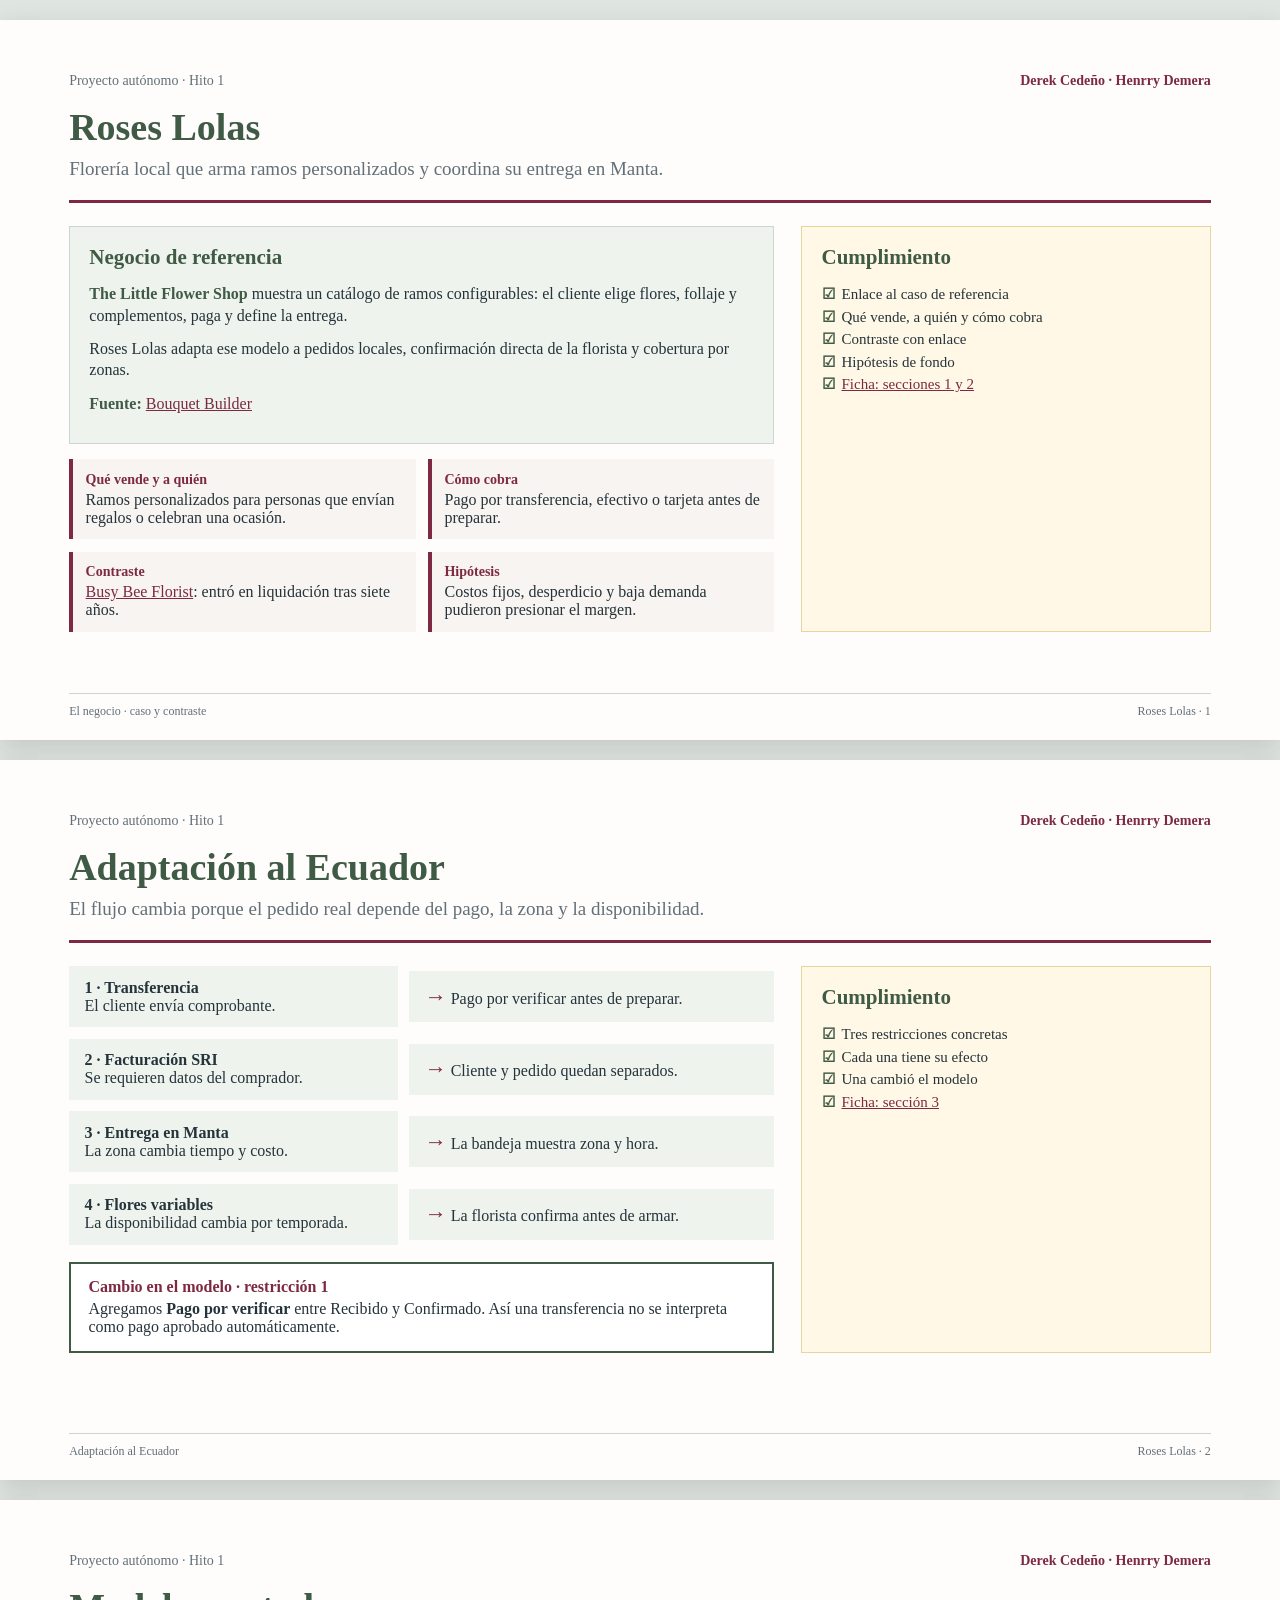
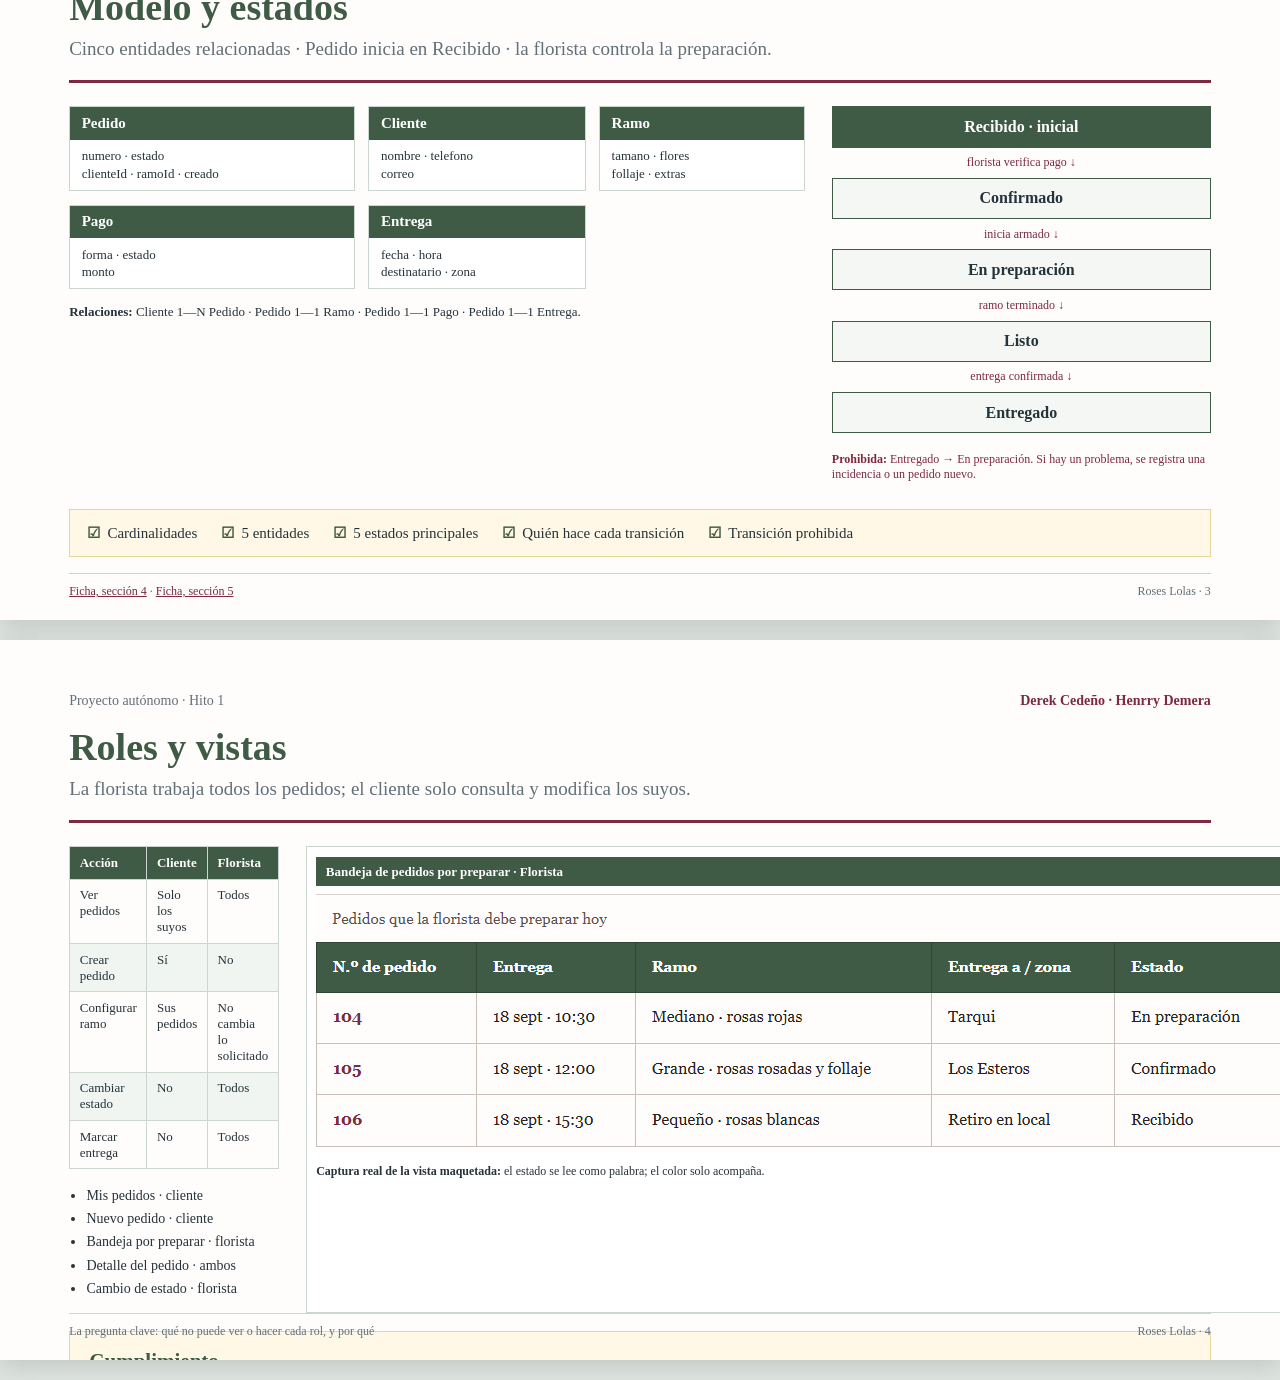
<file: docs/hito1_presentacion.html>
<!doctype html>
<html lang="es">
<head>
  <meta charset="utf-8">
  <title>Roses Lolas · Hito 1</title>
  <style>
    @page { size: 13.333in 7.5in; margin: 0; }
    :root { --ink: #25333a; --muted: #627078; --green: #3f5a45; --rose: #7d2941; --pale: #eef3ee; --line: #cbd6d0; --cream: #fff8e6; }
    * { box-sizing: border-box; }
    body { margin: 0; color: var(--ink); background: #dfe5e1; font-family: Georgia, 'Times New Roman', serif; }
    .slide { position: relative; width: 13.333in; height: 7.5in; padding: .55in .72in .48in; overflow: hidden; background: #fffdfc; page-break-after: always; }
    .slide:last-child { page-break-after: auto; }
    .topline { display: flex; justify-content: space-between; align-items: baseline; color: var(--muted); font-size: 14px; }
    .team { color: var(--rose); font-weight: bold; }
    h1 { margin: .2in 0 .08in; color: var(--green); font-size: 38px; line-height: 1.05; }
    h2 { margin: 0 0 .14in; color: var(--green); font-size: 21px; }
    p { margin: 0 0 .12in; line-height: 1.35; }
    .subtitle { font-size: 19px; color: var(--muted); max-width: 8.4in; }
    .rule { height: 3px; margin: .2in 0 .24in; background: var(--rose); }
    .columns { display: grid; grid-template-columns: 1.55fr .9fr; gap: .28in; }
    .panel { padding: .18in .2in; border: 1px solid var(--line); background: var(--pale); }
    .panel.cream { background: var(--cream); border-color: #e6d59d; }
    .panel strong, .label { color: var(--green); }
    .facts { display: grid; grid-template-columns: 1fr 1fr; gap: .13in; margin-top: .16in; }
    .fact { padding: .13in; border-left: 4px solid var(--rose); background: #f8f4f1; }
    .fact b { display: block; margin-bottom: 3px; color: var(--rose); font-size: 14px; }
    .checklist { margin: 0; padding: 0; list-style: none; font-size: 15px; line-height: 1.5; }
    .checklist li::before { content: '☑'; margin-right: 7px; color: var(--green); font-weight: bold; }
    .foot { position: absolute; bottom: .22in; left: .72in; right: .72in; display: flex; justify-content: space-between; padding-top: .1in; border-top: 1px solid var(--line); color: var(--muted); font-size: 12px; }
    .restriction { display: grid; grid-template-columns: .9fr 1fr; gap: .12in; align-items: center; margin-bottom: .12in; }
    .restriction div { padding: .13in .16in; background: var(--pale); }
    .arrow { text-align: center; color: var(--rose); font-size: 22px; }
    .change { margin-top: .18in; padding: .15in .18in; border: 2px solid var(--green); background: #fff; }
    .change b { display: block; margin-bottom: 4px; color: var(--rose); }
    .model-grid { display: grid; grid-template-columns: 1.25fr .95fr .9fr; gap: .14in; }
    .entity { border: 1px solid var(--line); background: #fff; }
    .entity h3 { margin: 0; padding: .08in .12in; color: #fff; background: var(--green); font-size: 15px; }
    .entity p { padding: .08in .12in; margin: 0; font-size: 13px; line-height: 1.35; }
    .relations { margin-top: .14in; font-size: 13px; line-height: 1.35; }
    .states { display: grid; gap: .08in; align-content: start; }
    .state { padding: .11in; border: 1px solid var(--green); background: #f4f7f3; text-align: center; font-weight: bold; }
    .state.initial { color: #fff; background: var(--green); }
    .transition { text-align: center; color: var(--rose); font-size: 12px; }
    .prohibited { margin-top: .12in; color: var(--rose); font-size: 12px; line-height: 1.25; }
    table { width: 100%; border-collapse: collapse; font-size: 13px; }
    th, td { padding: .08in .1in; border: 1px solid var(--line); text-align: left; vertical-align: top; }
    th { color: #fff; background: var(--green); }
    tbody tr:nth-child(even) { background: #f1f5f1; }
    .views { margin-top: .17in; padding-left: .18in; font-size: 14px; line-height: 1.45; }
    .views li { margin-bottom: 3px; }
    .screenshot { padding: .1in; border: 1px solid var(--line); background: #fff; }
    .screenshot h3 { margin: 0 0 .08in; padding: .07in .1in; color: #fff; background: var(--green); font-size: 13px; }
    .screenshot table { font-family: Arial, sans-serif; font-size: 10px; }
    .screenshot th, .screenshot td { padding: 5px; }
    .status { font-weight: bold; }
    a { color: var(--rose); }
    @media screen { .slide { margin: 20px auto; box-shadow: 0 7px 24px #0002; } }
  </style>
</head>
<body>
  <section class="slide">
    <div class="topline"><span>Proyecto autónomo · Hito 1</span><span class="team">Derek Cedeño · Henrry Demera</span></div>
    <h1>Roses Lolas</h1>
    <p class="subtitle">Florería local que arma ramos personalizados y coordina su entrega en Manta.</p>
    <div class="rule"></div>
    <div class="columns">
      <div>
        <div class="panel">
          <h2>Negocio de referencia</h2>
          <p><strong>The Little Flower Shop</strong> muestra un catálogo de ramos configurables: el cliente elige flores, follaje y complementos, paga y define la entrega.</p>
          <p>Roses Lolas adapta ese modelo a pedidos locales, confirmación directa de la florista y cobertura por zonas.</p>
          <p><strong>Fuente:</strong> <a href="https://the-little-flowershop.co.uk/product-category/bouquet-builder/">Bouquet Builder</a></p>
        </div>
        <div class="facts">
          <div class="fact"><b>Qué vende y a quién</b>Ramos personalizados para personas que envían regalos o celebran una ocasión.</div>
          <div class="fact"><b>Cómo cobra</b>Pago por transferencia, efectivo o tarjeta antes de preparar.</div>
          <div class="fact"><b>Contraste</b><a href="https://news.google.com/search?q=%22Busy%20Bee%20Florist%20in%20Wisbech%20enters%20liquidation%22">Busy Bee Florist</a>: entró en liquidación tras siete años.</div>
          <div class="fact"><b>Hipótesis</b>Costos fijos, desperdicio y baja demanda pudieron presionar el margen.</div>
        </div>
      </div>
      <aside class="panel cream"><h2>Cumplimiento</h2><ul class="checklist"><li>Enlace al caso de referencia</li><li>Qué vende, a quién y cómo cobra</li><li>Contraste con enlace</li><li>Hipótesis de fondo</li><li><a href="https://github.com/derekced/clienteB-cede-o-soledispa/blob/main/docs/hito1_ficha_del_negocio.md#1-negocio-de-referencia">Ficha: secciones 1 y 2</a></li></ul></aside>
    </div>
    <div class="foot"><span>El negocio · caso y contraste</span><span>Roses Lolas · 1</span></div>
  </section>

  <section class="slide">
    <div class="topline"><span>Proyecto autónomo · Hito 1</span><span class="team">Derek Cedeño · Henrry Demera</span></div>
    <h1>Adaptación al Ecuador</h1>
    <p class="subtitle">El flujo cambia porque el pedido real depende del pago, la zona y la disponibilidad.</p>
    <div class="rule"></div>
    <div class="columns">
      <div>
        <div class="restriction"><div><b>1 · Transferencia</b><br>El cliente envía comprobante.</div><div><span class="arrow">→</span> Pago por verificar antes de preparar.</div></div>
        <div class="restriction"><div><b>2 · Facturación SRI</b><br>Se requieren datos del comprador.</div><div><span class="arrow">→</span> Cliente y pedido quedan separados.</div></div>
        <div class="restriction"><div><b>3 · Entrega en Manta</b><br>La zona cambia tiempo y costo.</div><div><span class="arrow">→</span> La bandeja muestra zona y hora.</div></div>
        <div class="restriction"><div><b>4 · Flores variables</b><br>La disponibilidad cambia por temporada.</div><div><span class="arrow">→</span> La florista confirma antes de armar.</div></div>
        <div class="change"><b>Cambio en el modelo · restricción 1</b>Agregamos <strong>Pago por verificar</strong> entre Recibido y Confirmado. Así una transferencia no se interpreta como pago aprobado automáticamente.</div>
      </div>
      <aside class="panel cream"><h2>Cumplimiento</h2><ul class="checklist"><li>Tres restricciones concretas</li><li>Cada una tiene su efecto</li><li>Una cambió el modelo</li><li><a href="https://github.com/derekced/clienteB-cede-o-soledispa/blob/main/docs/hito1_ficha_del_negocio.md#3-adaptación-al-ecuador">Ficha: sección 3</a></li></ul></aside>
    </div>
    <div class="foot"><span>Adaptación al Ecuador</span><span>Roses Lolas · 2</span></div>
  </section>

  <section class="slide">
    <div class="topline"><span>Proyecto autónomo · Hito 1</span><span class="team">Derek Cedeño · Henrry Demera</span></div>
    <h1>Modelo y estados</h1>
    <p class="subtitle">Cinco entidades relacionadas · Pedido inicia en Recibido · la florista controla la preparación.</p>
    <div class="rule"></div>
    <div class="columns" style="grid-template-columns: 1.65fr .85fr;">
      <div>
        <div class="model-grid">
          <div class="entity"><h3>Pedido</h3><p>numero · estado<br>clienteId · ramoId · creado</p></div>
          <div class="entity"><h3>Cliente</h3><p>nombre · telefono<br>correo</p></div>
          <div class="entity"><h3>Ramo</h3><p>tamano · flores<br>follaje · extras</p></div>
          <div class="entity"><h3>Pago</h3><p>forma · estado<br>monto</p></div>
          <div class="entity"><h3>Entrega</h3><p>fecha · hora<br>destinatario · zona</p></div>
        </div>
        <p class="relations"><strong>Relaciones:</strong> Cliente 1—N Pedido · Pedido 1—1 Ramo · Pedido 1—1 Pago · Pedido 1—1 Entrega.</p>
      </div>
      <div class="states"><div class="state initial">Recibido · inicial</div><div class="transition">florista verifica pago ↓</div><div class="state">Confirmado</div><div class="transition">inicia armado ↓</div><div class="state">En preparación</div><div class="transition">ramo terminado ↓</div><div class="state">Listo</div><div class="transition">entrega confirmada ↓</div><div class="state">Entregado</div><p class="prohibited"><strong>Prohibida:</strong> Entregado → En preparación. Si hay un problema, se registra una incidencia o un pedido nuevo.</p></div>
    </div>
    <div class="panel cream" style="margin-top: .16in; padding: .12in .18in;"><ul class="checklist" style="display:flex; gap:.25in;"><li>Cardinalidades</li><li>5 entidades</li><li>5 estados principales</li><li>Quién hace cada transición</li><li>Transición prohibida</li></ul></div>
    <div class="foot"><span><a href="https://github.com/derekced/clienteB-cede-o-soledispa/blob/main/docs/hito1_ficha_del_negocio.md#4-modelo-de-datos">Ficha, sección 4</a> · <a href="https://github.com/derekced/clienteB-cede-o-soledispa/blob/main/docs/hito1_ficha_del_negocio.md#5-m%C3%A1quina-de-estados">Ficha, sección 5</a></span><span>Roses Lolas · 3</span></div>
  </section>

  <section class="slide">
    <div class="topline"><span>Proyecto autónomo · Hito 1</span><span class="team">Derek Cedeño · Henrry Demera</span></div>
    <h1>Roles y vistas</h1>
    <p class="subtitle">La florista trabaja todos los pedidos; el cliente solo consulta y modifica los suyos.</p>
    <div class="rule"></div>
    <div class="columns" style="grid-template-columns: 1.05fr 1.2fr;">
      <div>
        <table><thead><tr><th>Acción</th><th>Cliente</th><th>Florista</th></tr></thead><tbody><tr><td>Ver pedidos</td><td>Solo los suyos</td><td>Todos</td></tr><tr><td>Crear pedido</td><td>Sí</td><td>No</td></tr><tr><td>Configurar ramo</td><td>Sus pedidos</td><td>No cambia lo solicitado</td></tr><tr><td>Cambiar estado</td><td>No</td><td>Todos</td></tr><tr><td>Marcar entrega</td><td>No</td><td>Todos</td></tr></tbody></table>
        <ul class="views"><li>Mis pedidos · cliente</li><li>Nuevo pedido · cliente</li><li>Bandeja por preparar · florista</li><li>Detalle del pedido · ambos</li><li>Cambio de estado · florista</li></ul>
      </div>
      <div class="screenshot"><h3>Bandeja de pedidos por preparar · Florista</h3><img src="captura_listado.png" alt="Captura real del listado de pedidos por preparar de Roses Lolas"><p style="margin:.12in 0 0; font-size:12px;"><strong>Captura real de la vista maquetada:</strong> el estado se lee como palabra; el color solo acompaña.</p></div>
    </div>
    <aside class="panel cream" style="margin-top: .18in;"><h2>Cumplimiento</h2><ul class="checklist" style="display:flex; flex-wrap:wrap; gap:.04in .28in;"><li>Dos roles distintos</li><li>Alcance: todos / solo los suyos</li><li>Cinco vistas con rol</li><li>Listado con estado escrito</li><li><a href="https://github.com/derekced/clienteB-cede-o-soledispa/blob/main/docs/hito1_ficha_del_negocio.md#6-roles-y-permisos">Ficha, secciones 6 y 7</a></li></ul></aside>
    <div class="foot"><span>La pregunta clave: qué no puede ver o hacer cada rol, y por qué</span><span>Roses Lolas · 4</span></div>
  </section>
</body>
</html>
</file>
